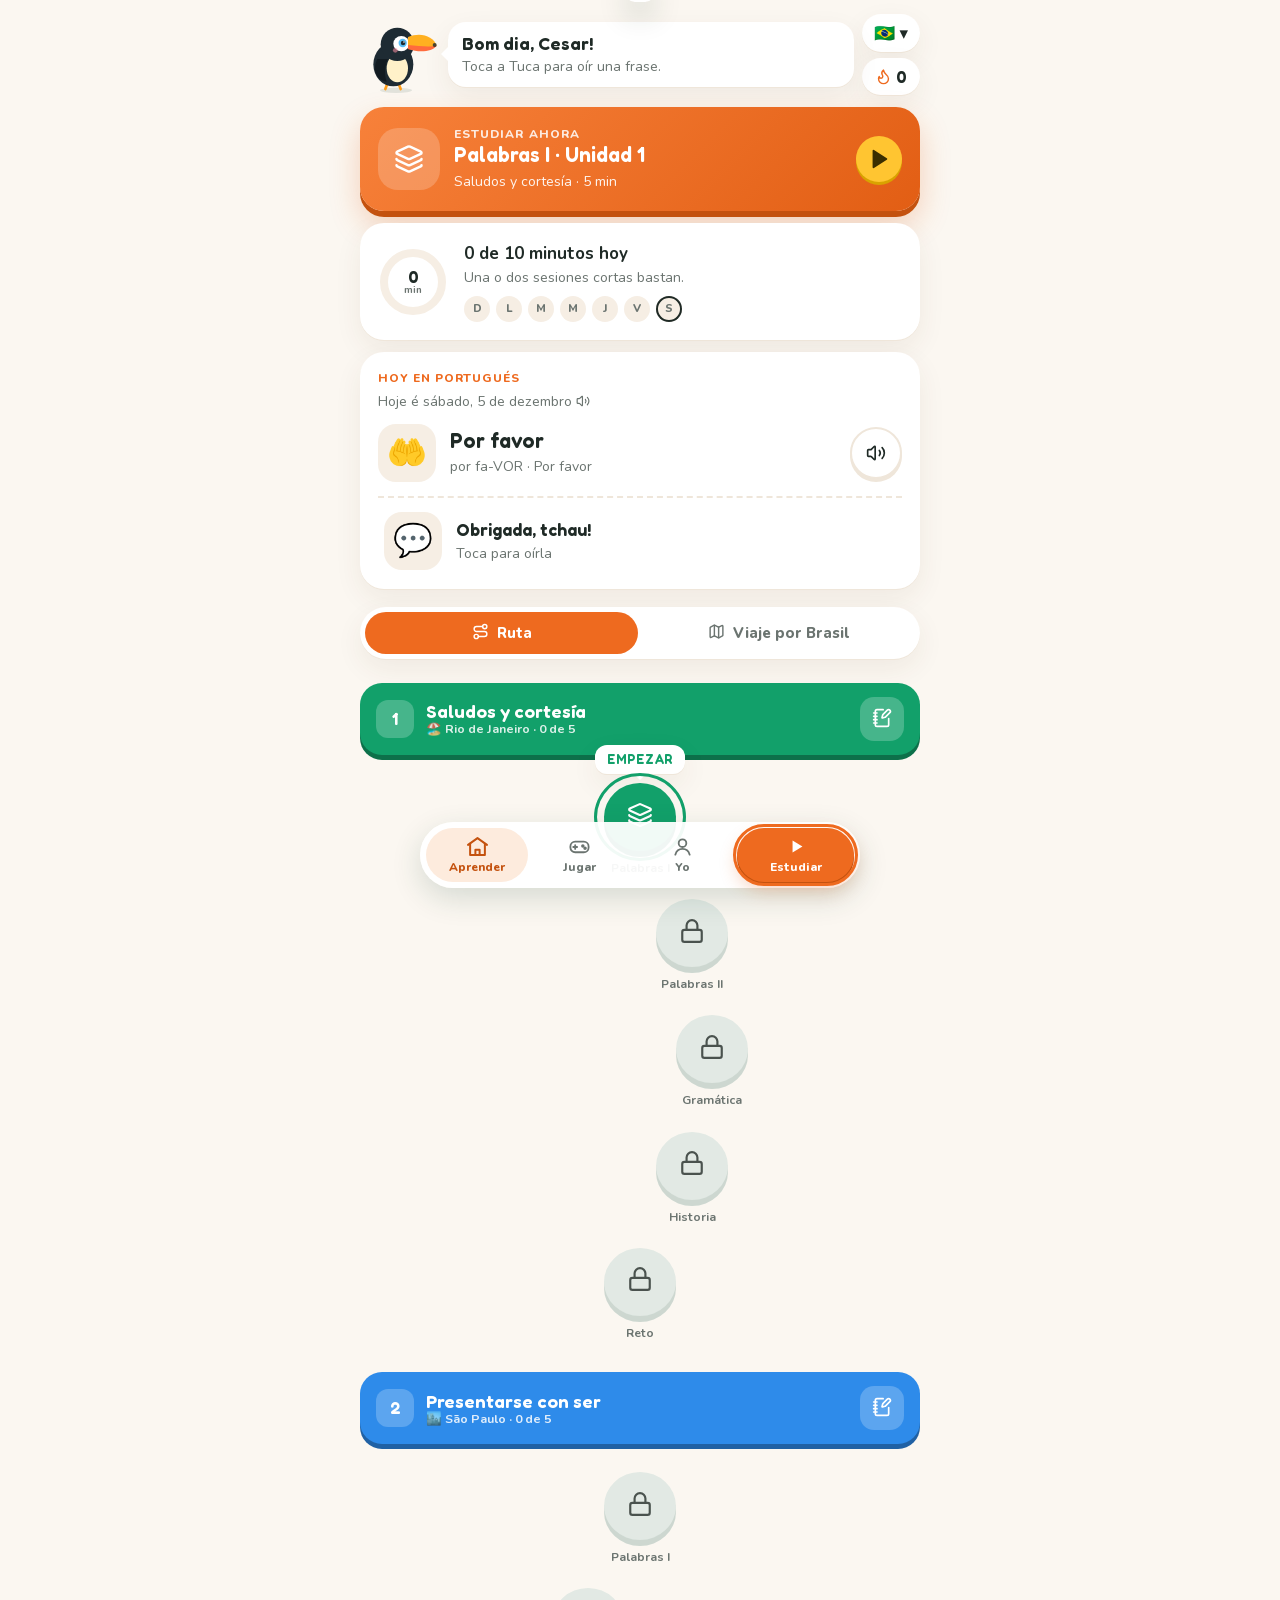
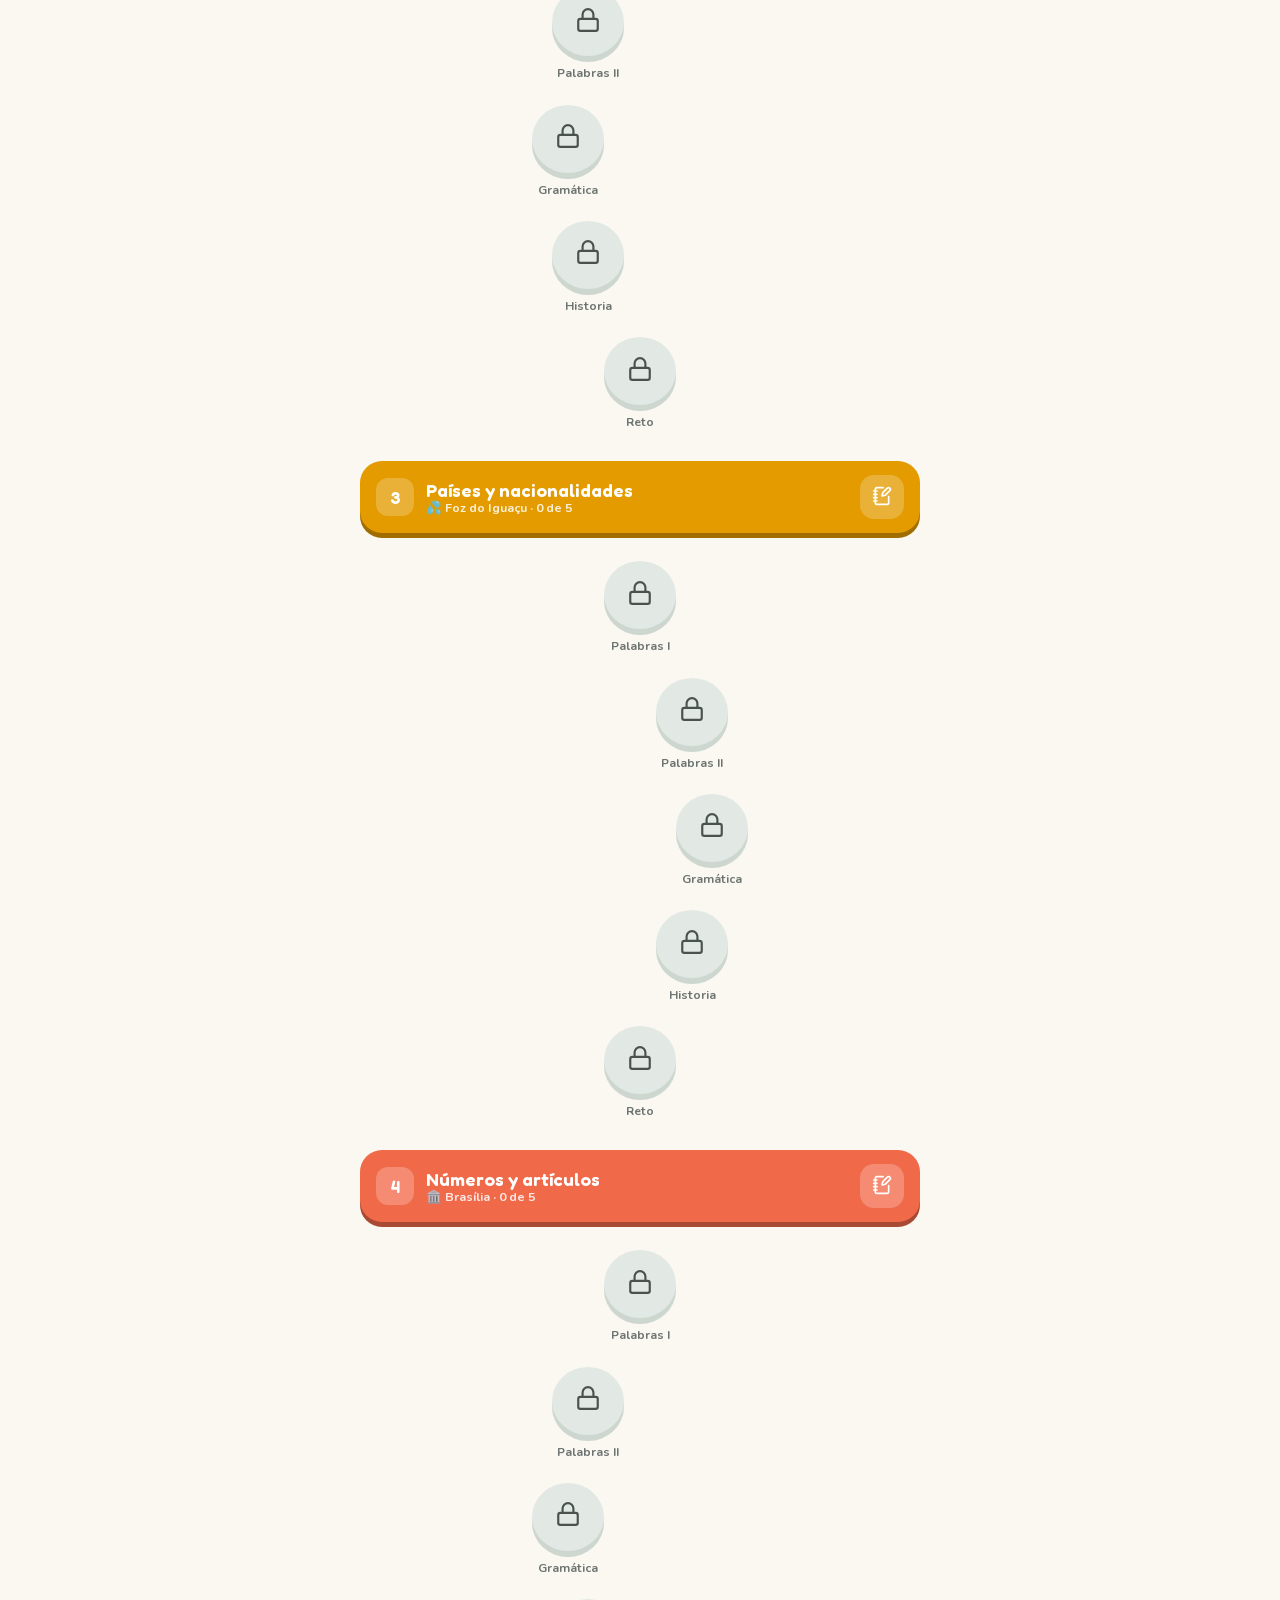
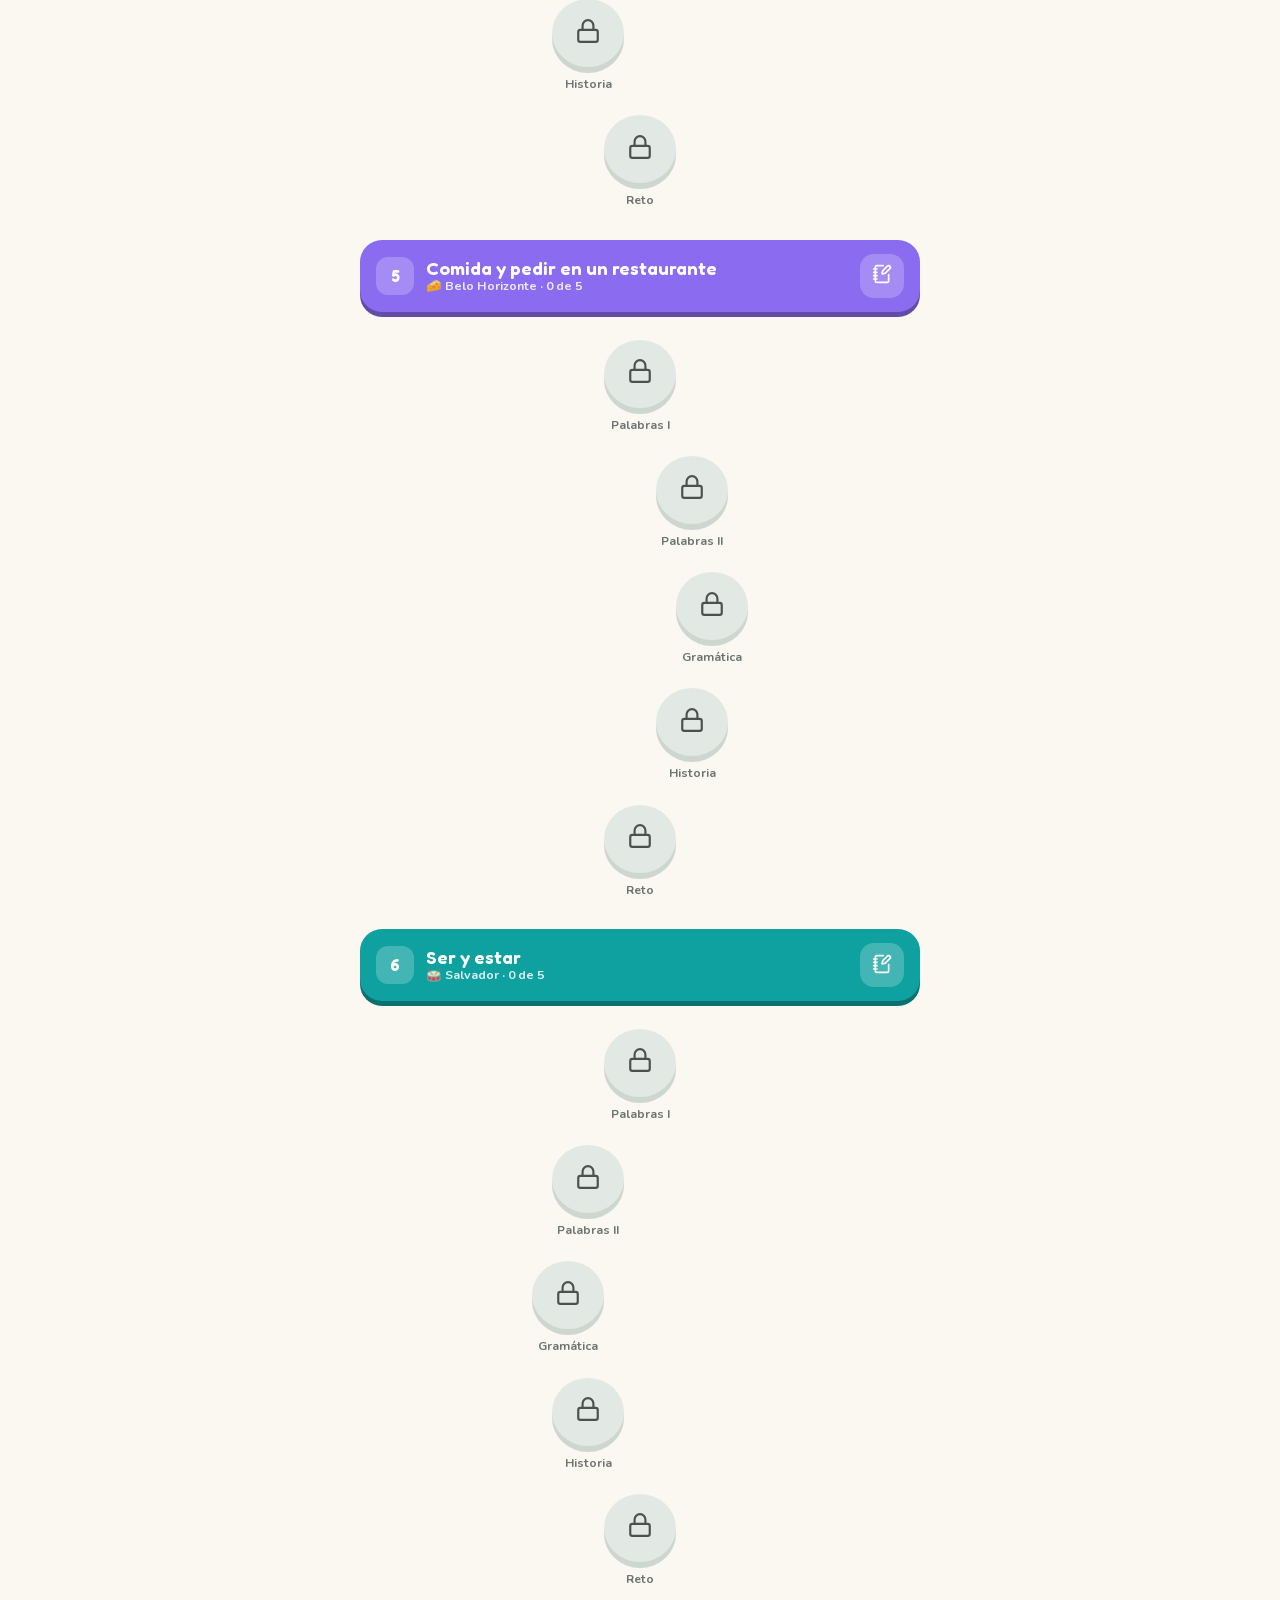
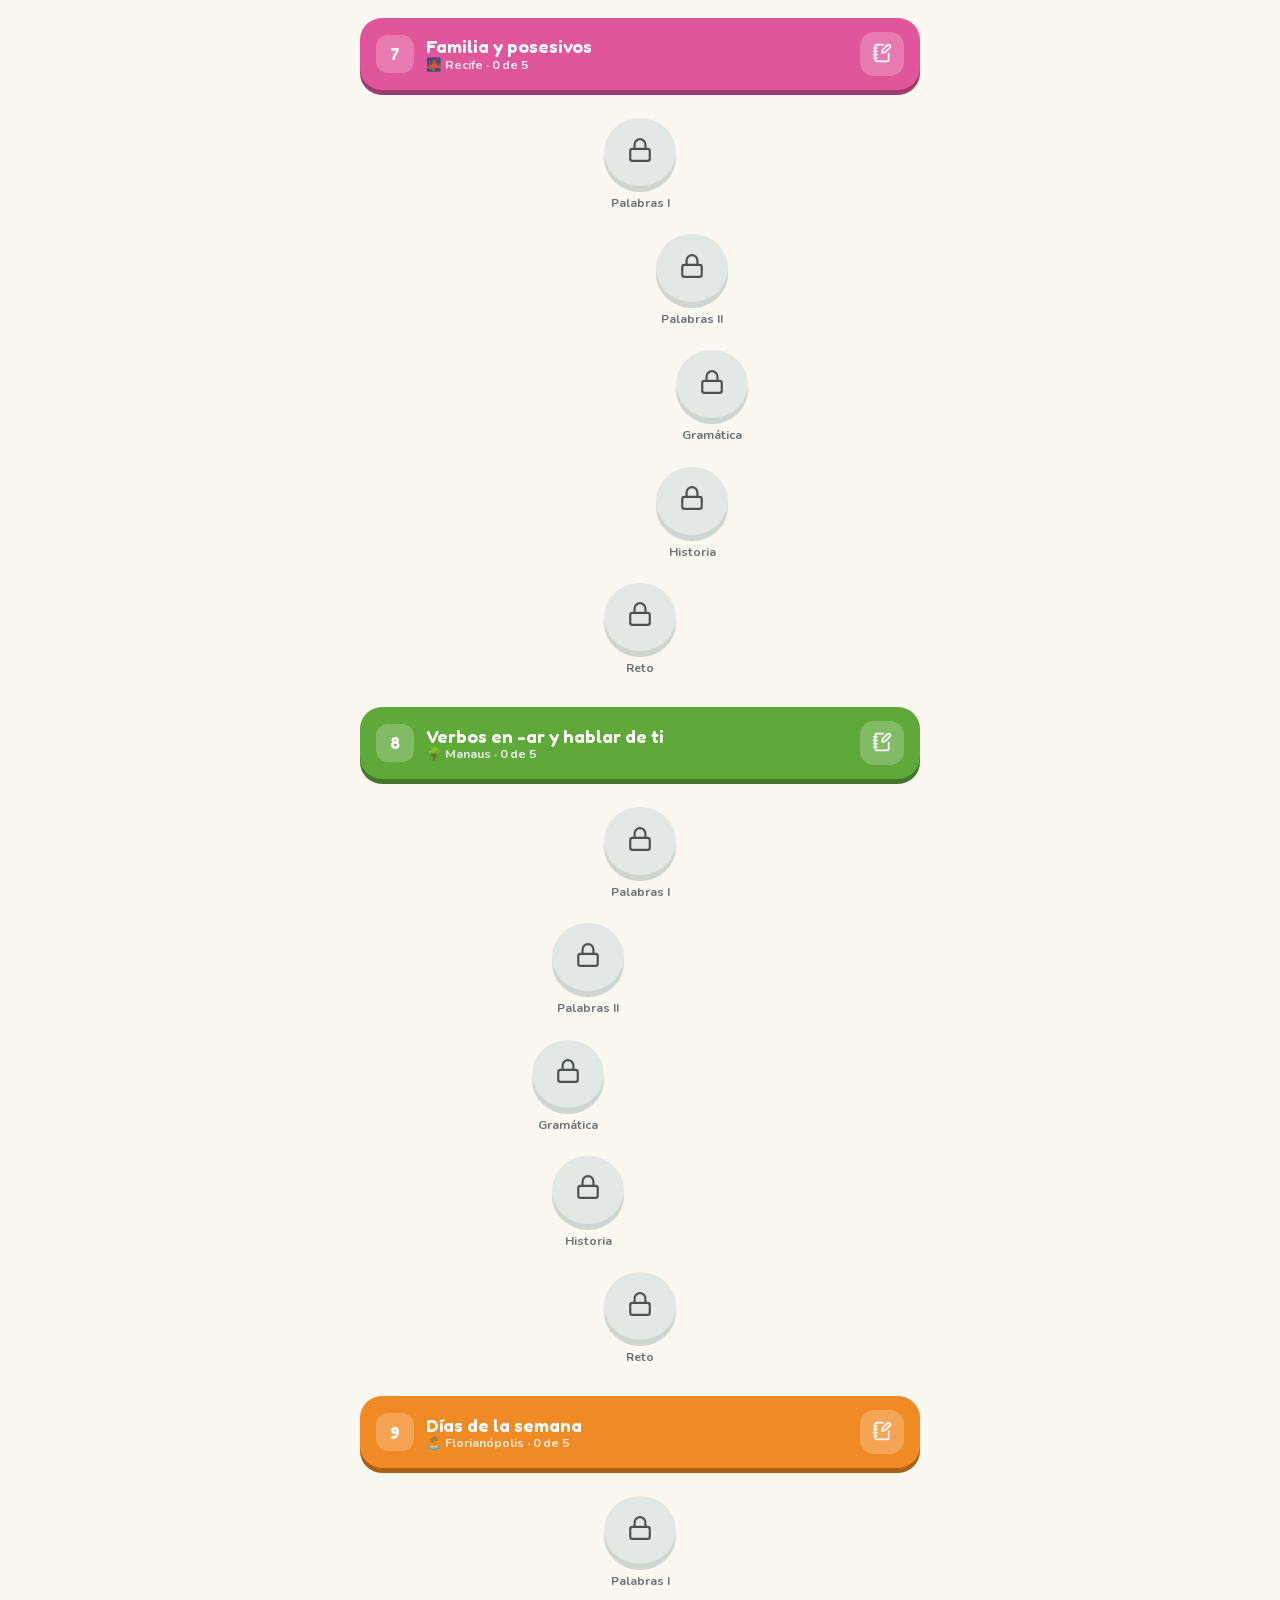
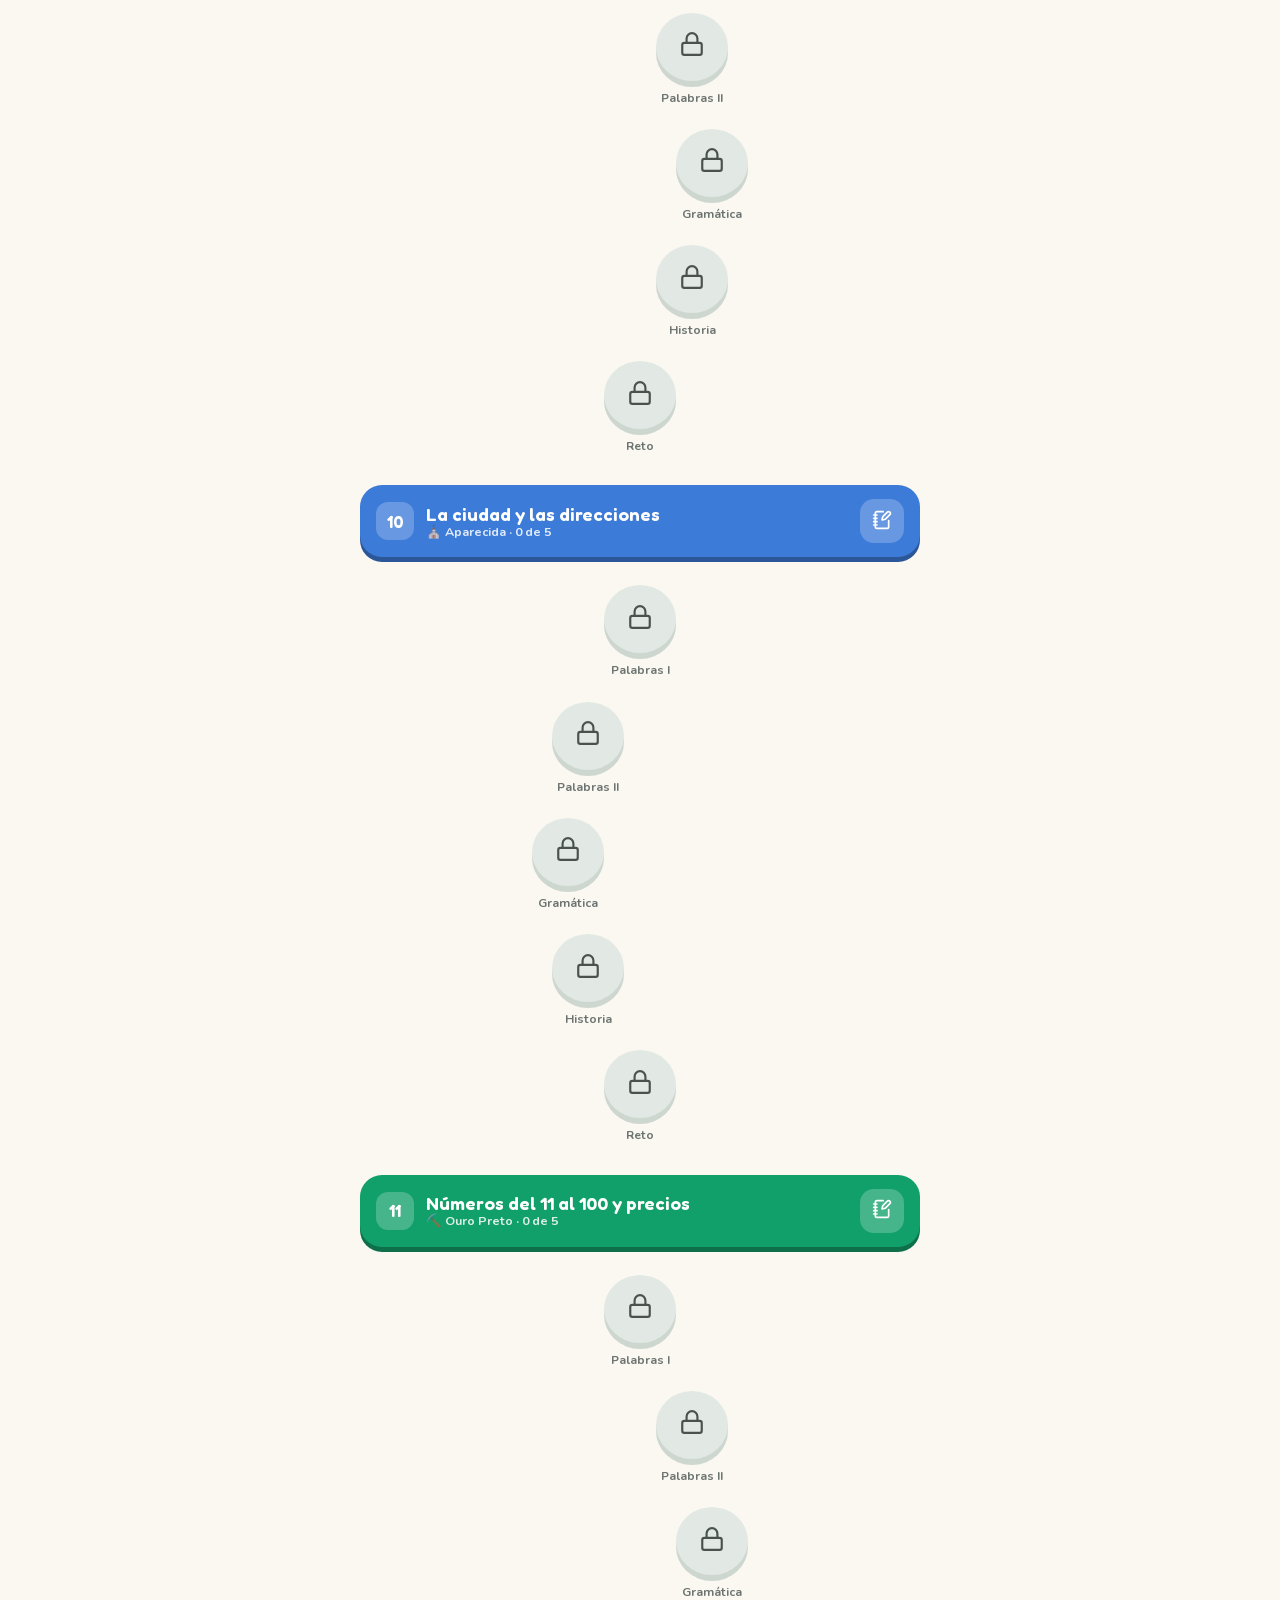
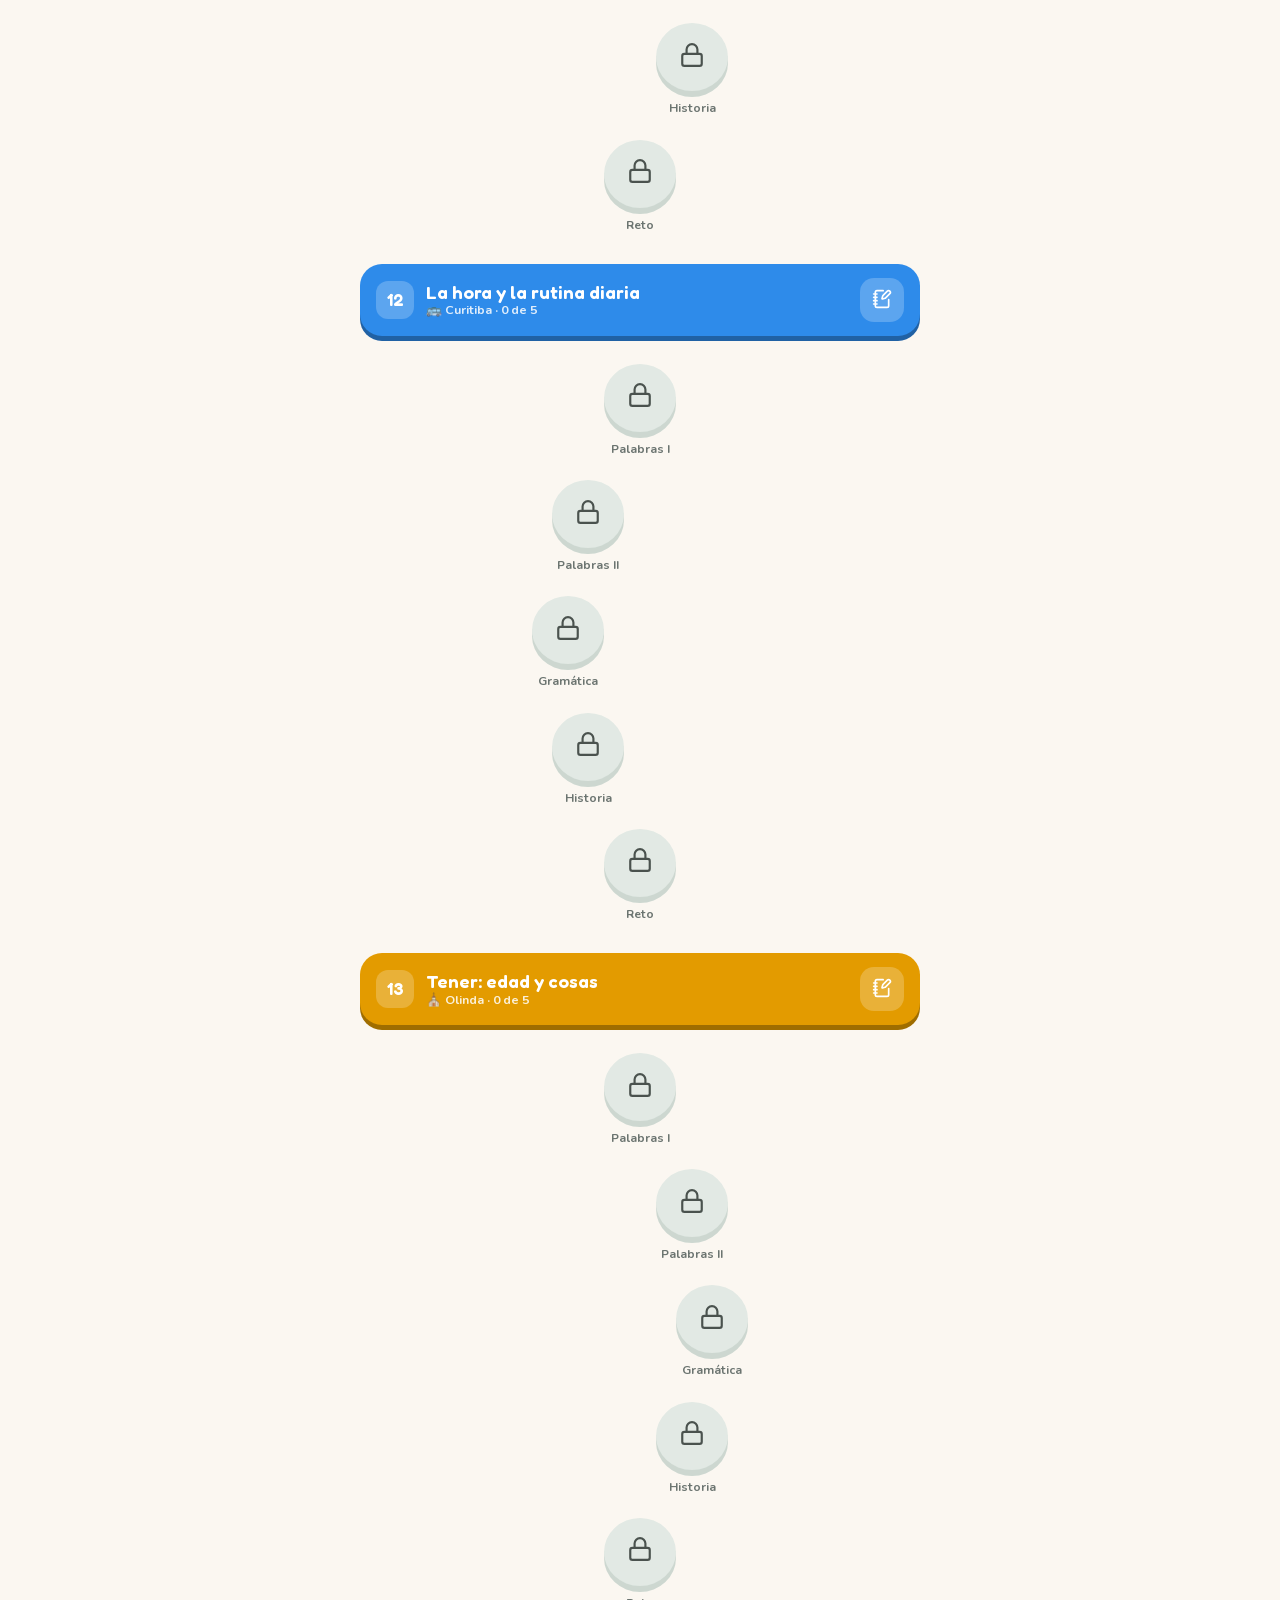
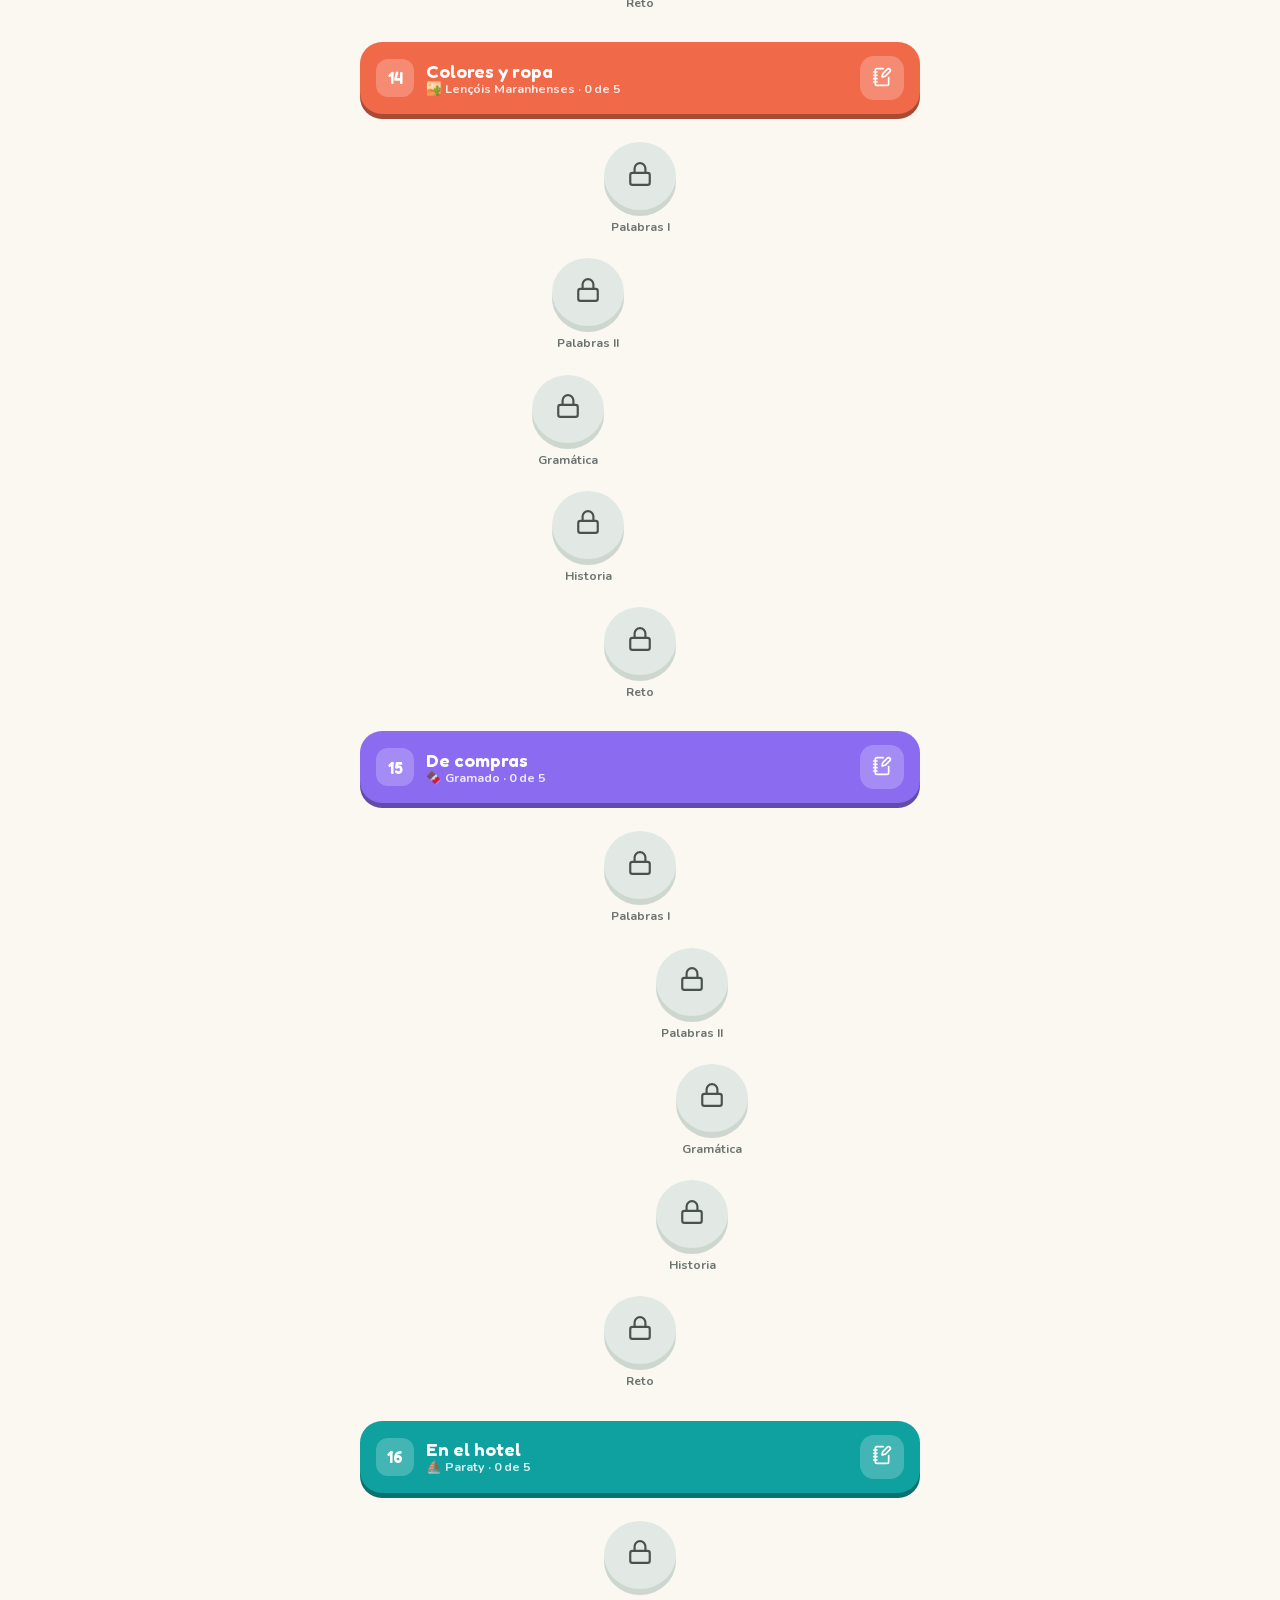
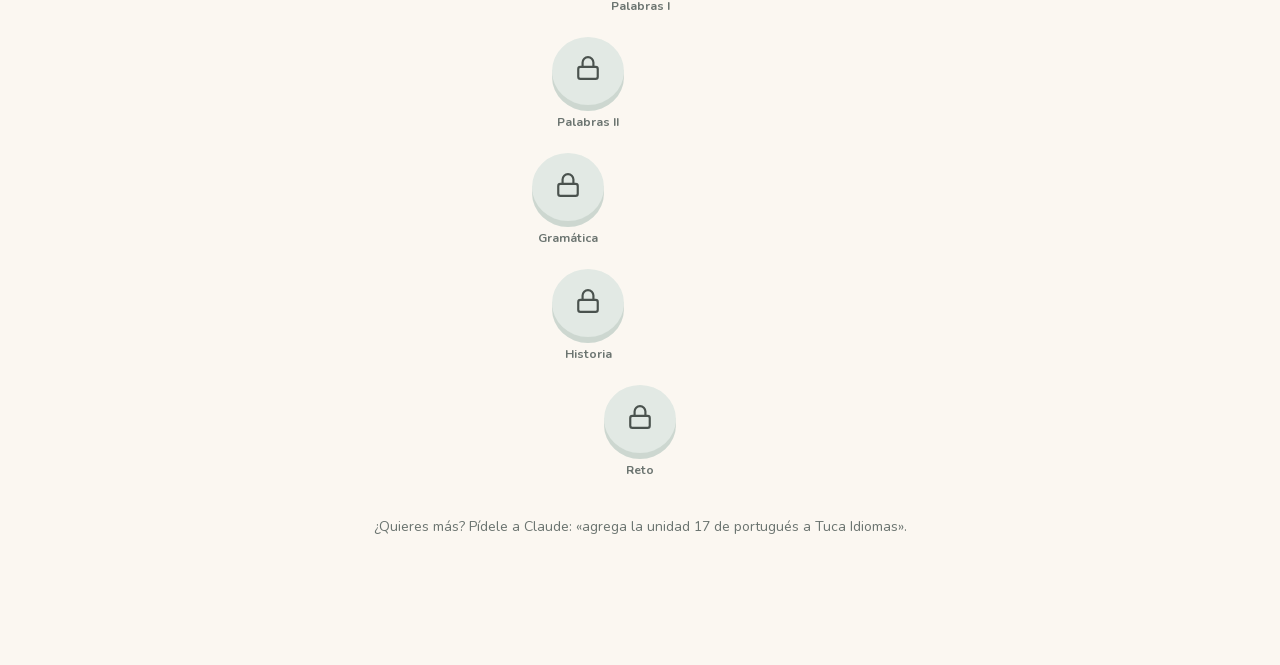
<file: index.html>
<!DOCTYPE html>
<html lang="es"><head><meta charset="utf-8">
<meta name="viewport" content="width=device-width,initial-scale=1,maximum-scale=1,viewport-fit=cover">
<title>Tuca Idiomas</title>
<link rel="icon" href="icon-192.png">
<meta name="claude:viewport-fit-sides" content="cover">
<meta name="theme-color" content="#FBF7F1">
<link rel="stylesheet" href="assets/fuentes.css">
<meta name="apple-mobile-web-app-capable" content="yes">
<meta name="mobile-web-app-capable" content="yes">
<meta name="apple-mobile-web-app-title" content="Tuca Idiomas">
<meta name="apple-mobile-web-app-status-bar-style" content="default">
<style>
/* Identidad propia: fresca y juguetona. Verde menta, amarillo sol y azul mar; Fredoka (redonda) para títulos y Nunito para leer.
   Tarjetas gruesas con sombra suave y botones con relieve, como fichas de juego. La mascota es Tuca, un tucán. */
:root{--bg:#F1F8F4;--card:#fff;--ink:#173B2F;--mut:#5F7B70;--line:#DDEEE5;--soft:#E8F4EE;--g:#12A06A;--gd:#0B7A50;--sun:#FFC531;--sund:#D9A300;--sea:#2E8BEA;--sead:#1F6CC0;--bad:#E5484D;--badd:#B8323A;--okbg:#DDF5E9;--badbg:#FDE7E7;
--fd:'Fredoka','Nunito',system-ui,sans-serif;--fb:'Nunito',system-ui,sans-serif;--sh:0 1px 0 var(--line),0 10px 28px rgba(18,90,60,.07);color-scheme:light}
*{box-sizing:border-box;-webkit-tap-highlight-color:transparent}
[hidden]{display:none!important}
html{-webkit-text-size-adjust:100%;text-size-adjust:100%}html,body{overflow-x:hidden}
input,select,textarea{font-size:max(16px,1em)}
html{scroll-padding-top:env(safe-area-inset-top,0px)}
body{margin:0;background:var(--bg);color:var(--ink);font-family:var(--fb);font-size:17px;line-height:1.5;
padding:calc(10px + env(safe-area-inset-top,0px)) max(16px,env(safe-area-inset-right,0px)) calc(118px + env(safe-area-inset-bottom,0px)) max(16px,env(safe-area-inset-left,0px))}
body.lock{overflow:hidden}
#m{max-width:560px;margin:0 auto}
h1,h2,h3{font-family:var(--fd);font-weight:600;line-height:1.15;margin:0;text-wrap:balance}
h1.ttl{font-size:2rem;margin:12px 2px 4px}
.sec{font-family:var(--fd);font-weight:600;font-size:1.25rem;margin:26px 4px 8px}
.mut{color:var(--mut)}.small{font-size:.88rem}
p{margin:6px 0}
a{color:var(--sead);font-weight:700}
.view{animation:in .4s ease both}
.card{background:var(--card);border-radius:24px;padding:18px;margin:12px 0;box-shadow:var(--sh)}
button{font:inherit;color:inherit;cursor:pointer;border:0;background:none}
button:disabled{opacity:.4;cursor:default}
:focus-visible{outline:3px solid var(--sun);outline-offset:2px}
.btn{min-height:54px;padding:10px 22px;border-radius:18px;background:var(--g);color:#fff;font-family:var(--fd);font-weight:600;font-size:1.08rem;letter-spacing:.01em;display:inline-flex;align-items:center;justify-content:center;gap:8px;box-shadow:0 5px 0 var(--gd);transition:transform .08s,box-shadow .08s}
.btn:active:not(:disabled){transform:translateY(5px);box-shadow:0 0 0 transparent}
.btn.ghost{background:#fff;color:var(--ink);box-shadow:0 5px 0 var(--line);border:2px solid var(--line)}
.btn.red{background:var(--bad);box-shadow:0 5px 0 var(--badd)}
.btn.sun{background:var(--sun);color:#3B2E00;box-shadow:0 5px 0 var(--sund)}
.btn.sea{background:var(--sea);box-shadow:0 5px 0 var(--sead)}
.w{width:100%}
.row{display:flex;gap:12px;margin:12px 0}.row>*{flex:1}.row.c{justify-content:center}.row.c>*{flex:0 0 auto}
.ic{width:52px;height:52px;border-radius:50%;background:#fff;border:2px solid var(--line);box-shadow:0 3px 0 var(--line);font-size:1.25rem;display:inline-grid;place-items:center;transition:transform .08s}
.ic:active{transform:translateY(3px);box-shadow:none}
.ic.s{width:40px;height:40px;font-size:1rem;vertical-align:middle;margin-left:8px}
.lnk{color:var(--sead);font-weight:800;padding:8px 4px}.lnk.red{color:var(--bad)}
.chipst{font-family:var(--fd);font-weight:600;background:#fff;border-radius:999px;padding:6px 12px;box-shadow:var(--sh);white-space:nowrap}

/* Barra flotante */
nav.bar{position:fixed;left:50%;transform:translateX(-50%);bottom:calc(12px + env(safe-area-inset-bottom,0px));display:flex;gap:10px;align-items:center;z-index:20;width:min(calc(100% - 28px),440px)}
.pill{flex:1;display:flex;background:rgba(255,255,255,.94);backdrop-filter:blur(12px);-webkit-backdrop-filter:blur(12px);border-radius:999px;padding:6px;box-shadow:0 10px 30px rgba(18,70,50,.16)}
.pill button{flex:1;display:flex;flex-direction:column;align-items:center;gap:1px;padding:7px 4px 5px;border-radius:999px;font-size:.74rem;font-weight:800;color:var(--mut);transition:background .2s,color .2s}
.pill svg{width:23px;height:23px;stroke:currentColor;fill:none;stroke-width:1.9;stroke-linecap:round;stroke-linejoin:round;transition:transform .25s}
.pill button.on{background:var(--soft);color:var(--gd)}.pill button.on svg{transform:scale(1.1)}
.go{position:relative;width:66px;height:66px;border-radius:50%;background:var(--g);color:#fff;box-shadow:0 5px 0 var(--gd),0 12px 26px rgba(18,160,106,.35);display:grid;place-items:center;flex:none;transition:transform .08s}
.go:active{transform:translateY(5px);box-shadow:0 0 0 var(--gd)}
.go svg{width:26px;height:26px;fill:#fff;margin-left:3px}
.go.need::after{content:"";position:absolute;inset:-7px;border-radius:50%;border:3px solid var(--g);animation:ring 2s infinite;pointer-events:none}

/* Aprender */
.head{display:flex;align-items:center;gap:8px;margin:4px 0 6px}
.tc{width:80px;height:80px;flex:none;padding:0}
.tc svg{width:100%;height:100%;animation:bob 3.2s ease-in-out infinite;overflow:visible}
.tc.hop svg{animation:hop .6s cubic-bezier(.3,1.6,.5,1)}
.sp{flex:1;position:relative;background:#fff;border-radius:18px;padding:10px 14px;box-shadow:var(--sh);line-height:1.3}
.sp::before{content:"";position:absolute;left:-7px;top:50%;margin-top:-7px;border:7px solid transparent;border-right-color:#fff;border-left:0}
.sp b{font-family:var(--fd);font-weight:600;font-size:1.12rem;display:block}.sp span{font-size:.88rem;color:var(--mut)}
.goal{display:flex;align-items:center;gap:16px}
.rw{position:relative;width:70px;height:70px;flex:none}
.ring{width:70px;height:70px;transform:rotate(-90deg)}
.rbg{fill:none;stroke:var(--soft);stroke-width:8}
.rfg{fill:none;stroke:var(--g);stroke-width:8;stroke-linecap:round;transition:stroke-dashoffset 1.3s cubic-bezier(.3,1,.4,1)}
.rtx{position:absolute;inset:0;display:flex;flex-direction:column;align-items:center;justify-content:center;font-family:var(--fd);font-weight:600;line-height:1}
.rtx small{font-family:var(--fb);font-size:.65rem;color:var(--mut);font-weight:700}
.week{display:flex;gap:6px;margin-top:8px}
.week span{width:26px;height:26px;border-radius:50%;background:var(--soft);display:inline-flex;align-items:center;justify-content:center;font-size:.7rem;font-weight:800;color:var(--mut)}
.week span.on{background:var(--g);color:#fff;animation:pop .4s both}
.week span.today{box-shadow:0 0 0 2px var(--ink) inset}
.study{display:flex;align-items:center;gap:14px;width:100%;text-align:left;background:linear-gradient(135deg,#14B377,#0E8E5E);color:#fff;box-shadow:0 6px 0 var(--gd),0 14px 30px rgba(18,160,106,.28);transition:transform .08s}
.study:active{transform:translateY(5px);box-shadow:0 1px 0 var(--gd)}
.sti{width:62px;height:62px;border-radius:20px;background:rgba(255,255,255,.2);display:grid;place-items:center;font-size:1.9rem;flex:none}
.stt{flex:1}.stt small{display:block;font-weight:800;font-size:.75rem;letter-spacing:.08em;text-transform:uppercase;opacity:.85}
.stt b{display:block;font-family:var(--fd);font-weight:600;font-size:1.3rem;line-height:1.2}.stt span{font-size:.88rem;opacity:.92}
.stp{width:46px;height:46px;border-radius:50%;background:var(--sun);color:#3B2E00;display:grid;place-items:center;font-size:1.1rem;flex:none;box-shadow:0 3px 0 var(--sund)}
.hoyc .hr{display:flex;align-items:center;gap:14px;width:100%;text-align:left}
.hoyc .hr+.hr{border-top:2px dashed var(--line);margin-top:14px;padding-top:14px}
.bubble{width:58px;height:58px;border-radius:18px;background:var(--soft);display:grid;place-items:center;font-size:2rem;flex:none}
.float{animation:float 4s ease-in-out infinite}
.kk{font-size:.74rem;font-weight:800;letter-spacing:.08em;text-transform:uppercase;color:var(--g)}
.pw2{font-family:var(--fd);font-weight:600;font-size:1.3rem;line-height:1.2}
.seg{display:flex;gap:4px;padding:5px;background:#fff;border-radius:999px;margin:18px 0 6px;box-shadow:var(--sh)}
.seg button{flex:1;min-height:42px;border-radius:999px;font-weight:800;font-size:.92rem;color:var(--mut);transition:background .2s,color .2s}
.seg button.on{background:var(--g);color:#fff}

/* Ruta */
.unit{display:flex;align-items:center;gap:12px;background:var(--c);color:#fff;border-radius:22px;padding:14px 16px;margin:24px 0 4px;box-shadow:0 5px 0 color-mix(in srgb,var(--c) 70%,#000)}
.un{width:38px;height:38px;border-radius:12px;background:rgba(255,255,255,.22);display:grid;place-items:center;font-family:var(--fd);font-weight:600;flex:none}
.ut{font-family:var(--fd);font-weight:600;font-size:1.15rem;line-height:1.2;flex:1}.ut small{display:block;font-family:var(--fb);font-size:.78rem;opacity:.85;font-weight:700}
.ug{width:44px;height:44px;border-radius:14px;background:rgba(255,255,255,.22);font-size:1.15rem}
.path{display:flex;flex-direction:column;align-items:center;gap:22px;padding:24px 0 6px}
.ndw{position:relative;display:flex;flex-direction:column;align-items:center}
.nd{position:relative;width:72px;height:68px;border-radius:50%;background:#DCE6E1;font-size:1.6rem;box-shadow:0 6px 0 #C2D0C9;transition:transform .08s}
.nd:active{transform:translateY(5px);box-shadow:0 1px 0 #C2D0C9}
.nd.dn,.nd.cur{background:var(--c);box-shadow:0 6px 0 color-mix(in srgb,var(--c) 68%,#000);color:#fff}
.nd.dn{font-size:1.5rem;font-family:var(--fd);font-weight:600}
.nd.cur::after{content:"";position:absolute;inset:-10px;border-radius:50%;border:3px solid var(--c);animation:ring 2s infinite;pointer-events:none}
.nd.lk{font-size:1.1rem;opacity:.8}
.nl{font-size:.76rem;font-weight:700;color:var(--mut);margin-top:8px}
.bub{position:absolute;top:-38px;background:#fff;color:var(--c);font-family:var(--fd);font-weight:600;font-size:.8rem;letter-spacing:.06em;padding:5px 12px;border-radius:12px;white-space:nowrap;box-shadow:var(--sh);animation:bob 2.2s ease-in-out infinite}
.bub::after{content:"";position:absolute;left:50%;bottom:-6px;margin-left:-6px;border:6px solid transparent;border-top-color:#fff;border-bottom:0}

/* Viaje */
.map{background:linear-gradient(#DFF1FB,#CDE9F8);padding:10px}
.map svg{width:100%;height:auto;display:block}
.pin{cursor:pointer}
.pin .pr{transform-box:fill-box;transform-origin:center;animation:ring 2s infinite}
.route{stroke-dasharray:6 6}
.done-route{stroke-dasharray:var(--l);stroke-dashoffset:var(--l);animation:draw 1.6s .3s ease forwards}
.pc{display:flex;gap:14px;align-items:center;width:100%;text-align:left}
.pc.lk{opacity:.55}
.pce{width:54px;height:54px;border-radius:16px;display:grid;place-items:center;font-size:1.7rem;flex:none;background:var(--soft)}
.post{border-radius:24px;padding:22px;color:#fff;text-align:left;background:linear-gradient(135deg,var(--c),color-mix(in srgb,var(--c) 60%,#000));position:relative;overflow:hidden;animation:pop .5s both}
.post .pe1{position:absolute;right:-6px;bottom:-14px;font-size:6rem;opacity:.9;transform:rotate(-8deg)}
.post h3{font-size:1.6rem;margin:2px 0 8px}.post p{max-width:78%;font-size:.95rem;line-height:1.45}
.post .stamp{display:inline-block;border:2px dashed rgba(255,255,255,.7);border-radius:10px;padding:2px 10px;font-size:.75rem;font-weight:800;letter-spacing:.08em;text-transform:uppercase}
.phr{display:block;margin-top:12px;background:rgba(255,255,255,.18);border-radius:14px;padding:10px 12px;color:#fff;text-align:left;max-width:80%}

/* Jugar / Yo */
.gm{display:flex;gap:14px;align-items:center;width:100%;text-align:left;transition:transform .08s}
.gm:active{transform:scale(.98)}
.gme{width:58px;height:58px;border-radius:18px;display:grid;place-items:center;font-size:1.8rem;background:color-mix(in srgb,var(--c) 16%,#fff);flex:none}
.gm b{font-family:var(--fd);font-weight:600;font-size:1.12rem;display:block}
.gm .rec{display:block;font-size:.8rem;font-weight:800;color:var(--c);margin-top:2px}
.stg{display:grid;grid-template-columns:repeat(2,1fr);gap:10px}
.stg div{background:var(--soft);border-radius:18px;padding:12px 14px}
.stg b{display:block;font-family:var(--fd);font-weight:600;font-size:1.6rem;line-height:1.1}.stg span{font-size:.82rem;color:var(--mut);font-weight:700}
.chart{display:flex;align-items:flex-end;gap:8px;height:120px;margin-top:10px}
.chart div{flex:1;display:flex;flex-direction:column;align-items:center;gap:4px;height:100%;justify-content:flex-end}
.chart i{display:block;width:100%;border-radius:8px 8px 4px 4px;background:var(--g);min-height:4px;transform-origin:bottom;animation:grow .8s cubic-bezier(.3,1.3,.5,1) both}
.chart i.z{background:var(--line)}
.chart span{font-size:.72rem;font-weight:800;color:var(--mut)}.chart small{font-size:.68rem;color:var(--mut)}
.bdg{display:grid;grid-template-columns:repeat(3,1fr);gap:10px}
.bdg button{background:var(--soft);border-radius:18px;padding:12px 6px;text-align:center;font-size:.76rem;font-weight:800;line-height:1.2}
.bdg .be{display:block;font-size:2rem;margin-bottom:4px}
.bdg .off{opacity:.45;filter:grayscale(1)}
.bdg .on{background:#FFF6D6}
details{background:#fff;border-radius:18px;margin:8px 0;box-shadow:var(--sh)}
summary{list-style:none;cursor:pointer;padding:12px 16px;display:flex;align-items:center;gap:12px;min-height:54px;font-weight:800}
summary::-webkit-details-marker{display:none}
summary::after{content:"";margin-left:auto;width:8px;height:8px;border-right:2px solid var(--mut);border-bottom:2px solid var(--mut);transform:rotate(45deg);transition:transform .2s;flex:none}
details[open]>summary::after{transform:rotate(-135deg)}
.dl{padding:0 16px 10px}
.wr{display:grid;grid-template-columns:40px 1fr auto;width:100%;text-align:left;padding:9px 0;border-top:2px solid var(--soft);align-items:center;column-gap:10px}
.wr .we{grid-row:1/3;font-size:1.5rem}.wr .mut{grid-column:2;font-size:.88rem}
.lv{grid-row:1/3;grid-column:3;display:flex;gap:3px}.lv i{width:7px;height:7px;border-radius:50%;background:var(--line)}.lv i.on{background:var(--g)}
.sg{display:flex;gap:4px;padding:4px;background:var(--soft);border-radius:999px;margin:8px 0}
.sg button{flex:1;min-height:42px;border-radius:999px;font-weight:800;font-size:.9rem;color:var(--mut)}
.sg button.on{background:#fff;color:var(--ink);box-shadow:0 2px 0 var(--line)}
.sw{display:flex;justify-content:space-between;align-items:center;gap:12px;padding:12px 0;border-top:2px solid var(--soft);margin-top:10px}
.sw small{display:block;color:var(--mut);font-size:.8rem}
.tg{width:52px;height:32px;border-radius:16px;background:#CFDAD4;position:relative;transition:background .2s;flex:none}
.tg i{position:absolute;top:3px;left:3px;width:26px;height:26px;border-radius:50%;background:#fff;transition:transform .2s;box-shadow:0 1px 3px rgba(0,0,0,.2)}
.tg.on{background:var(--g)}.tg.on i{transform:translateX(20px)}
.lbl{font-size:.8rem;font-weight:800;color:var(--g);letter-spacing:.06em;text-transform:uppercase}
input,textarea{width:100%;font:inherit;font-size:1.1rem;padding:14px 16px;border-radius:18px;border:2px solid var(--line);background:#fff;color:var(--ink);margin:8px 0}
input:focus,textarea:focus{border-color:var(--g);outline:0}
textarea{font-size:16px}

/* Pantalla de sesión */
.ov{position:fixed;inset:0;background:var(--bg);z-index:40;display:flex;flex-direction:column;padding:calc(8px + env(safe-area-inset-top,0px)) max(16px,env(safe-area-inset-right,0px)) 0 max(16px,env(safe-area-inset-left,0px))}
.ov.in{animation:up .38s cubic-bezier(.2,.8,.2,1)}
.oh{display:flex;align-items:center;gap:12px;max-width:560px;width:100%;margin:0 auto;padding:6px 0}
.x{font-size:1.25rem;color:var(--mut);width:40px;height:40px;border-radius:50%;font-weight:800}
.pb{flex:1;height:14px;background:#DCE9E2;border-radius:8px;overflow:hidden}
.pb i{display:block;position:relative;height:100%;width:0;background:var(--g);border-radius:8px;transition:width .5s cubic-bezier(.3,1.3,.5,1)}
.pb i::after{content:"";position:absolute;left:8px;right:8px;top:3px;height:3px;border-radius:2px;background:rgba(255,255,255,.35)}
#cmb{min-width:48px;text-align:right;font-family:var(--fd);font-weight:600;color:#F08A24}
#lb{flex:1;overflow-y:auto;max-width:560px;width:100%;margin:0 auto;padding:8px 2px 24px;-webkit-overflow-scrolling:touch}
#ft{max-width:560px;width:100%;margin:0 auto;padding:10px 0 calc(18px + env(safe-area-inset-bottom,0px))}
.fbk{position:fixed;left:0;right:0;bottom:0;z-index:45;padding:18px max(20px,env(safe-area-inset-left,0px)) calc(18px + env(safe-area-inset-bottom,0px));transform:translateY(110%);transition:transform .3s cubic-bezier(.2,.9,.3,1.12);border-radius:26px 26px 0 0}
.fbk>*{max-width:560px;margin-left:auto;margin-right:auto}
.fbk.show{transform:none}.fbk.good{background:var(--okbg);color:#0E5A3A}.fbk.bad{background:var(--badbg);color:#932A2E}
.fbh{font-family:var(--fd);font-weight:600;font-size:1.45rem}.fbt{font-weight:800;margin:4px 0}.fbn{font-size:.9rem;margin:2px 0}
.fbk .btn{margin-top:12px}
.ex.in{animation:exIn .42s cubic-bezier(.2,.8,.2,1) both}
.tag{font-size:.8rem;font-weight:800;color:var(--mut);text-transform:uppercase;letter-spacing:.07em;margin:8px 0 10px}
.qq{font-family:var(--fd);font-weight:600;font-size:1.9rem;margin:8px 0 18px;line-height:1.2;overflow-wrap:anywhere}
.qq.sm{font-size:1.35rem}
.emo{font-size:5rem;text-align:center;line-height:1;margin:18px auto 10px;width:150px;height:150px;border-radius:44px;background:#fff;box-shadow:var(--sh);display:grid;place-items:center}
.emo.sm{width:96px;height:96px;font-size:3rem;border-radius:30px}
.pw{font-family:var(--fd);font-weight:600;font-size:2.4rem;text-align:center;line-height:1.1;overflow-wrap:anywhere}
.pron{text-align:center;color:var(--mut);margin:6px 0;font-weight:700}
.mean{text-align:center;font-size:1.25rem;font-weight:800;color:var(--g);margin:4px 0 14px}
.col{display:flex;flex-direction:column;gap:10px}
.grid2{display:grid;grid-template-columns:1fr 1fr;gap:10px}
.o{display:block;width:100%;text-align:left;min-height:56px;padding:13px 16px;border-radius:18px;background:#fff;border:2px solid var(--line);border-bottom-width:5px;font-size:1.03rem;font-weight:700;transition:transform .08s,background .2s,border-color .2s}
.o:active:not(:disabled){transform:translateY(3px);border-bottom-width:2px}
.o:disabled{opacity:1}
.o.sel{border-color:var(--sea);background:#EAF3FE}
.o.ok{border-color:var(--g);background:var(--okbg);color:#0E5A3A;animation:pop .35s}
.o.bad{border-color:var(--bad);background:var(--badbg);color:#932A2E;animation:shake .4s}
.o.gone{opacity:.25;pointer-events:none;transition:opacity .4s .25s}
.pic{text-align:center;display:flex;flex-direction:column;align-items:center;gap:6px;padding:16px 8px}
.pe{font-size:2.6rem;line-height:1}
.mo{text-align:center}
.spk{display:flex;justify-content:center;align-items:center;gap:14px;margin:18px 0 20px}
.bigs{position:relative;width:100px;height:100px;border-radius:32px;background:var(--sea);color:#fff;font-size:2.3rem;box-shadow:0 6px 0 var(--sead)}
.bigs:active{transform:translateY(5px);box-shadow:none}
.bigs i{position:absolute;inset:0;border-radius:32px;border:3px solid var(--sea);animation:wave 2.2s infinite;pointer-events:none}.bigs i+i{animation-delay:1.1s}
.hint{color:var(--mut);font-size:.88rem;text-align:center;margin:8px 0}
.qlnk{display:block;margin:14px auto 0;color:var(--mut);font-weight:800;font-size:.85rem}
.ans{min-height:64px;border-bottom:2px solid var(--line);display:flex;flex-wrap:wrap;gap:8px;align-items:center;padding:8px 0;margin-bottom:20px}
.bank{display:flex;flex-wrap:wrap;gap:8px;justify-content:center}
.chip{padding:9px 14px;border-radius:14px;background:#fff;border:2px solid var(--line);border-bottom-width:4px;font-size:1rem;font-weight:700}
.chip.used{background:#E3EDE8;color:transparent;border-color:#E3EDE8;pointer-events:none}
.chip.new{animation:pop .3s}
.blank{display:inline-block;min-width:76px;border-bottom:3px solid var(--sea);color:var(--sea);text-align:center}
.blank.filled{animation:pop .35s}
.tr{color:var(--mut);margin:-10px 0 18px;font-weight:600}
.opts{display:flex;flex-wrap:wrap;gap:10px;justify-content:center}.opts .o{width:auto;text-align:center;min-width:90px}
.pager{background:#fff;border-radius:28px;padding:24px 22px;margin:8px 0;min-height:250px;display:flex;flex-direction:column;justify-content:center;box-shadow:var(--sh)}
.pager .gi{font-size:2.2rem}
.pager p{font-size:1.18rem;line-height:1.6;margin:12px 0;font-weight:600}
.slide{animation:slide .42s ease both}
.dots{display:flex;gap:6px;justify-content:center;margin:12px 0}
.dots i{width:9px;height:9px;border-radius:50%;background:var(--line)}
.dots i.on{background:var(--g);width:24px;border-radius:6px}
.dots i.done{background:color-mix(in srgb,var(--g) 45%,#fff)}
.exr{display:grid;grid-template-columns:1fr auto;width:100%;text-align:left;background:#fff;border-radius:18px;padding:12px 16px;margin:8px 0;animation:in .4s both;box-shadow:var(--sh)}
.exr b{font-family:var(--fd);font-weight:600;font-size:1.15rem}.exr span{grid-column:1;color:var(--mut);font-size:.92rem}.exr i{grid-row:1/3;grid-column:2;align-self:center;font-style:normal}
.chat{display:flex;flex-direction:column;gap:12px}
.msg{display:flex;gap:8px;align-items:flex-end;animation:in .3s both}.msg.r{flex-direction:row-reverse}
.av{font-size:1.7rem;width:46px;height:46px;border-radius:16px;background:#fff;box-shadow:var(--sh);display:grid;place-items:center;flex:none}
.bb{background:#fff;border-radius:20px 20px 20px 6px;padding:10px 14px;max-width:78%;cursor:pointer;text-align:left;box-shadow:var(--sh)}
.msg.r .bb{border-radius:20px 20px 6px 20px;background:var(--okbg)}
.nm{font-size:.74rem;font-weight:800;color:var(--mut)}.bb .pt{font-size:1.05rem;font-weight:700}.bb .es{color:var(--mut);font-size:.9rem}
.typing i{display:inline-block;width:7px;height:7px;border-radius:50%;background:#A9BDB4;margin:6px 2px 2px;animation:dot 1s infinite}.typing i:nth-child(2){animation-delay:.15s}.typing i:nth-child(3){animation-delay:.3s}
.copts{display:flex;flex-direction:column;gap:8px}
.copts .o{min-height:50px;padding:10px 14px}.copts .o small{display:block;font-weight:600;color:var(--mut);font-size:.82rem}
.end{text-align:center;padding-top:6px}
.end .tc{width:130px;height:130px;margin:0 auto}
.end h2{font-size:1.8rem;margin:6px 0 4px}
.stats{display:grid;grid-template-columns:repeat(3,1fr);gap:10px;margin:16px 0}
.stats div{background:#fff;border-radius:18px;padding:12px 6px;animation:in .45s both;box-shadow:var(--sh)}
.stats b{display:block;font-family:var(--fd);font-weight:600;font-size:1.45rem}.stats span{font-size:.78rem;color:var(--mut);font-weight:700}
.fc{position:relative;height:310px;margin:14px 0;transform-style:preserve-3d;transition:transform .55s cubic-bezier(.3,1.25,.5,1);cursor:pointer;touch-action:pan-y}
.fc.flip{transform:rotateY(180deg)}
.fcf,.fcb{position:absolute;inset:0;backface-visibility:hidden;-webkit-backface-visibility:hidden;background:#fff;border-radius:30px;display:flex;flex-direction:column;justify-content:center;align-items:center;padding:20px;box-shadow:0 2px 0 var(--line),0 14px 34px rgba(18,90,60,.1)}
.fcb{transform:rotateY(180deg);background:#F6FFFA}
.fc.outR{animation:outR .32s forwards}.fc.outL{animation:outL .32s forwards}
.swh{display:flex;justify-content:space-between;font-size:.82rem;font-weight:800;color:var(--mut);margin:0 6px}
.tbar{height:10px;background:#DCE9E2;border-radius:6px;overflow:hidden;margin:4px 0 10px}.tbar i{display:block;height:100%;background:var(--sun);transition:width .1s linear}
.gsc{text-align:center;font-family:var(--fd);font-weight:600;font-size:1.5rem;margin:4px 0}
.gtime{text-align:center;font-family:var(--fd);font-weight:600;font-size:1.8rem;margin-bottom:10px}
.gp .o{text-align:center;min-height:64px;font-size:.98rem}.gp .pt1{background:#F2FBF6}
.vfc{background:#fff;border-radius:30px;padding:30px 16px;text-align:center;margin:16px 0;animation:pop .35s;box-shadow:0 2px 0 var(--line),0 14px 34px rgba(18,90,60,.1)}
.vfc.flyL{animation:flyL .35s forwards}.vfc.flyR{animation:flyR .35s forwards}
.eq{color:var(--mut);font-size:1.3rem;margin:4px 0}.vfe{font-weight:800;font-size:1.3rem}
.gbig{font-family:var(--fd);font-weight:600;font-size:3.6rem;color:var(--g);animation:pop .5s .2s both}
.vchips{display:flex;gap:8px;overflow-x:auto;padding:4px 2px 10px;scrollbar-width:none}.vchips::-webkit-scrollbar{display:none}
.vchips button{flex:none;padding:8px 14px;border-radius:999px;background:#fff;font-weight:800;font-size:.92rem;box-shadow:var(--sh)}
.vchips button.on{background:var(--g);color:#fff}
.cj{display:flex;justify-content:space-between;align-items:center;width:100%;text-align:left;padding:13px 4px;border-top:2px solid var(--soft)}
.cj b{font-family:var(--fd);font-weight:600;font-size:1.3rem;color:var(--gd)}
.hf{text-align:center;padding:24px 0}
.hf .pw{font-size:2.8rem;margin:10px 0}
.ficha .wg{display:grid;grid-template-columns:1fr 1fr;gap:8px}
.ficha .wc{background:#fff;border-radius:16px;padding:10px;text-align:left;box-shadow:var(--sh)}
.ficha .wc b{display:block;font-family:var(--fd);font-weight:600}.ficha .wc span{display:block;font-size:.82rem;color:var(--mut)}
.ficha ul{padding-left:20px;margin:6px 0}.ficha li{margin:8px 0;font-weight:600}
.shb{position:fixed;inset:0;background:rgba(15,40,30,.35);z-index:60;display:flex;align-items:flex-end;animation:fade .2s}
.sh{background:var(--bg);width:100%;border-radius:30px 30px 0 0;padding:24px max(20px,env(safe-area-inset-left,0px)) calc(20px + env(safe-area-inset-bottom,0px));animation:up .32s cubic-bezier(.2,.9,.3,1.1);text-align:center;max-height:88vh;overflow-y:auto}
.sh>*{max-width:480px;margin-left:auto;margin-right:auto}
.sh h3{font-size:1.5rem;margin:8px 0 4px}
.shi{width:80px;height:80px;border-radius:26px;background:var(--c);color:#fff;display:grid;place-items:center;font-size:2.1rem;animation:pop .4s;box-shadow:0 5px 0 color-mix(in srgb,var(--c) 68%,#000)}
#toast{position:fixed;left:50%;top:calc(14px + env(safe-area-inset-top,0px));transform:translate(-50%,-160%);background:#fff;border-radius:20px;padding:10px 18px 10px 12px;display:flex;align-items:center;gap:10px;z-index:90;box-shadow:0 12px 30px rgba(15,50,35,.2);transition:transform .45s cubic-bezier(.2,1.4,.4,1);max-width:calc(100% - 32px)}
#toast.show{transform:translate(-50%,0)}
#toast .te{font-size:2rem}#toast b{display:block;font-family:var(--fd);font-weight:600}#toast span{font-size:.85rem;color:var(--mut)}
.cf{position:fixed;inset:0;width:100%;height:100%;pointer-events:none;z-index:80}
.shake{animation:shake .4s}
.pop{animation:pop .5s cubic-bezier(.3,1.5,.5,1) both}
.fadein{animation:in .5s .45s both}
.tuca .ec{display:none}.tuca.sleep .eo{display:none}.tuca.sleep .ec{display:inline}
.tuca .wing{transform-origin:40px 66px}
.tuca.party .wing{animation:flap .3s ease-in-out infinite alternate}
.tuca .zz text{animation:zz 2.4s ease-in-out infinite}.tuca .zz text+text{animation-delay:.6s}

@keyframes in{from{opacity:0;transform:translateY(12px)}to{opacity:1;transform:none}}
.view.fr{animation:vR .45s cubic-bezier(.2,.8,.2,1) both}.view.fl{animation:vL .45s cubic-bezier(.2,.8,.2,1) both}
.view>*{animation:rise .55s cubic-bezier(.2,.8,.2,1) both}
.view>*:nth-child(2){animation-delay:.05s}.view>*:nth-child(3){animation-delay:.1s}.view>*:nth-child(4){animation-delay:.15s}.view>*:nth-child(5){animation-delay:.2s}.view>*:nth-child(6){animation-delay:.25s}.view>*:nth-child(n+7){animation-delay:.3s}
.ex.in .o,.ex.in .chip,.ex.in .exr{animation:rise .45s cubic-bezier(.2,.8,.2,1) both}
.ex.in .o:nth-child(2){animation-delay:.05s}.ex.in .o:nth-child(3){animation-delay:.1s}.ex.in .o:nth-child(4){animation-delay:.15s}.ex.in .o:nth-child(5){animation-delay:.2s}
.pill{position:relative}.pill button{position:relative;z-index:1}.pill button.on{background:transparent}
.pill .ind{position:absolute;z-index:0;top:6px;bottom:6px;border-radius:999px;background:var(--soft);transition:left .45s cubic-bezier(.2,.9,.25,1.15),width .45s cubic-bezier(.2,.9,.25,1.15)}
@keyframes vR{from{opacity:0;transform:translateX(30px)}to{opacity:1;transform:none}}
@keyframes vL{from{opacity:0;transform:translateX(-30px)}to{opacity:1;transform:none}}
@keyframes rise{from{opacity:0;transform:translateY(14px) scale(.985)}to{opacity:1;transform:none}}
@keyframes exIn{from{opacity:0;transform:translateX(40px)}to{opacity:1;transform:none}}
@keyframes up{from{transform:translateY(100%)}to{transform:none}}
@keyframes slide{from{opacity:0;transform:translateX(36px)}to{opacity:1;transform:none}}
@keyframes fade{from{opacity:0}}
@keyframes pop{0%{transform:scale(.6);opacity:0}60%{transform:scale(1.08);opacity:1}100%{transform:scale(1)}}
@keyframes shake{0%,100%{transform:translateX(0)}20%{transform:translateX(-7px)}40%{transform:translateX(7px)}60%{transform:translateX(-4px)}80%{transform:translateX(4px)}}
@keyframes bob{0%,100%{transform:translateY(0)}50%{transform:translateY(-5px)}}
@keyframes hop{0%{transform:translateY(0)}40%{transform:translateY(-18px) rotate(-6deg)}100%{transform:none}}
@keyframes float{0%,100%{transform:translateY(0) rotate(-4deg)}50%{transform:translateY(-5px) rotate(4deg)}}
@keyframes ring{0%{transform:scale(.92);opacity:.9}100%{transform:scale(1.3);opacity:0}}
@keyframes wave{0%{transform:scale(1);opacity:.6}100%{transform:scale(1.5);opacity:0}}
@keyframes dot{0%,100%{transform:translateY(0);opacity:.5}50%{transform:translateY(-4px);opacity:1}}
@keyframes draw{to{stroke-dashoffset:0}}
@keyframes grow{from{transform:scaleY(0)}}
@keyframes flap{from{transform:rotate(0)}to{transform:rotate(-55deg)}}
@keyframes zz{0%,100%{opacity:0;transform:translateY(4px)}50%{opacity:1;transform:translateY(-3px)}}
@keyframes flyL{to{transform:translateX(-130%) rotate(-12deg);opacity:0}}
@keyframes flyR{to{transform:translateX(130%) rotate(12deg);opacity:0}}
@keyframes outR{to{transform:rotateY(180deg) translateX(-130%) rotate(-10deg);opacity:0}}
@keyframes outL{to{transform:rotateY(180deg) translateX(130%) rotate(10deg);opacity:0}}
@media (prefers-reduced-motion:reduce){*,*::before,*::after{animation-duration:.01ms!important;animation-iteration-count:1!important;transition-duration:.01ms!important}}
</style>
<style id="diseno2">
/* Diseño 2 (nov 2026): naranja Tuca para marca y acciones; el verde queda solo para «correcto». Fondo cálido. */
:root{--bg:#FBF7F1;--line:#EFE6DA;--soft:#F6EEE4;--pri:#EE6A1F;--prid:#C4520F;--pris:#FDEBDD;--ink:#1F2A26;--mut:#6B7470;
--sh:0 1px 0 var(--line),0 10px 28px rgba(90,60,30,.07);--e:cubic-bezier(.2,.8,.2,1)}
.btn{background:var(--pri);box-shadow:0 5px 0 var(--prid)}.btn:active{box-shadow:0 0 0 var(--prid)}
.pb{background:var(--line)}
.fbk.good .btn{background:var(--g);box-shadow:0 5px 0 var(--gd)}.fbk.bad .btn{background:var(--bad);box-shadow:0 5px 0 var(--badd)}
.kk,.lbl{color:var(--pri)}
.seg button.on,.vchips button.on,.week span.on,.tg.on,.dots i.on{background:var(--pri)}
.dots i.done{background:color-mix(in srgb,var(--pri) 40%,#fff)}
.rfg{stroke:var(--pri)}.chart i{background:var(--pri)}.gbig{color:var(--pri)}.cj b{color:var(--prid)}.lv i.on{background:var(--pri)}
input:focus,textarea:focus{border-color:var(--pri)}
.study{background:linear-gradient(135deg,#F7813A,#E25E14);box-shadow:0 6px 0 var(--prid),0 14px 30px rgba(226,94,20,.26)}
.study:active{box-shadow:0 1px 0 var(--prid)}
/* barra inferior: un solo bloque con «Estudiar» integrado */
.bar .pill{flex:1;align-items:stretch}
.pill button.on{color:var(--prid)}
.pill .ind{background:var(--pris)}
.pill .go{position:relative;width:auto;height:auto;flex:1.15;border-radius:999px;background:var(--pri);color:#fff;box-shadow:0 3px 0 var(--prid),0 8px 18px rgba(226,94,20,.28);display:flex;flex-direction:column;align-items:center;justify-content:center;gap:1px;padding:6px 4px 5px;margin-left:4px;font-size:.74rem;font-weight:800;z-index:1}
.pill .go:active{transform:translateY(3px);box-shadow:0 0 0 var(--prid)}
.pill .go .gob{display:grid;place-items:center;height:23px}
.pill .go svg{width:19px;height:19px;fill:#fff;stroke:none;margin-left:2px}
.pill .go.need::after{inset:-4px;border-radius:999px;border-color:var(--pri)}
/* iconos de línea en lugar de emojis en el menú */
.li{width:1em;height:1em;stroke:currentColor;fill:none;stroke-width:2;stroke-linecap:round;stroke-linejoin:round;vertical-align:-.14em;display:inline-block}
.gme .li{width:28px;height:28px;color:color-mix(in srgb,var(--c) 85%,#000)}
.sti .li{width:30px;height:30px;color:#fff}.stp .li{width:22px;height:22px;fill:currentColor}
.bdg .li{width:30px;height:30px;color:var(--pri);display:block;margin:2px auto 6px}.bdg .off .li{color:var(--mut);opacity:.55}
.nd .li{width:26px;height:26px}.ug .li{width:20px;height:20px}.seg .li{width:17px;height:17px;margin-right:4px}
.shi .li{width:34px;height:34px}.te .li{width:26px;height:26px;color:var(--pri)}
.chipst .li{color:var(--pri)}.pce .li{width:24px;height:24px;color:var(--mut)}
.bigi .li{width:64px;height:64px;color:var(--pri);stroke-width:1.6}
/* transiciones entre pestañas (View Transitions) */
.bar{view-transition-name:barra}
::view-transition-old(root){animation:vtOut .26s var(--e) both}
::view-transition-new(root){animation:vtIn .42s var(--e) both}
html[data-vt=l]::view-transition-old(root){animation-name:vtOutL}
html[data-vt=l]::view-transition-new(root){animation-name:vtInL}
::view-transition-group(barra){animation:none}
@keyframes vtOut{to{opacity:0;transform:translateX(-36px) scale(.985);filter:blur(2px)}}
@keyframes vtIn{from{opacity:0;transform:translateX(44px) scale(.985);filter:blur(3px)}}
@keyframes vtOutL{to{opacity:0;transform:translateX(36px) scale(.985);filter:blur(2px)}}
@keyframes vtInL{from{opacity:0;transform:translateX(-44px) scale(.985);filter:blur(3px)}}
/* entrada escalonada de tarjetas */
.view>*{animation:rise .5s var(--e) both}
.view>*:nth-child(2){animation-delay:.04s}.view>*:nth-child(3){animation-delay:.08s}.view>*:nth-child(4){animation-delay:.12s}
.view>*:nth-child(5){animation-delay:.16s}.view>*:nth-child(6){animation-delay:.2s}.view>*:nth-child(n+7){animation-delay:.24s}
/* ejercicios: la tarjeta entra deslizando y la barra avanza con resorte */
.ex.in{animation:exIn2 .3s var(--e) both}
@keyframes exIn2{from{opacity:0;transform:translateX(48px) scale(.98)}to{opacity:1;transform:none}}
.pb i{background:linear-gradient(90deg,var(--pri),#F7A23A);transition:width .6s cubic-bezier(.34,1.56,.64,1)}
.vnote{display:flex;gap:10px;align-items:flex-start;background:var(--pris);border-radius:16px;padding:12px 14px;margin:10px 0;font-size:.9rem;color:#6A3A12}
.vnote .li{color:var(--pri);width:20px;height:20px;flex:none;margin-top:2px}
@media (prefers-reduced-motion:reduce){.view>*,.ex.in{animation:none!important}::view-transition-old(root),::view-transition-new(root){animation:none!important}}
</style>
</head><body>
<svg xmlns="http://www.w3.org/2000/svg" style="display:none"><symbol id="i-arrow-right" viewBox="0 0 24 24"><path d="M5 12h14" />  <path d="m12 5 7 7-7 7" /></symbol><symbol id="i-award" viewBox="0 0 24 24"><path d="m15.477 12.89 1.515 8.526a.5.5 0 0 1-.81.47l-3.58-2.687a1 1 0 0 0-1.197 0l-3.586 2.686a.5.5 0 0 1-.81-.469l1.514-8.526" />  <circle cx="12" cy="8" r="6" /></symbol><symbol id="i-book-open" viewBox="0 0 24 24"><path d="M12 7v14" />  <path d="M3 18a1 1 0 0 1-1-1V4a1 1 0 0 1 1-1h5a4 4 0 0 1 4 4 4 4 0 0 1 4-4h5a1 1 0 0 1 1 1v13a1 1 0 0 1-1 1h-6a3 3 0 0 0-3 3 3 3 0 0 0-3-3z" /></symbol><symbol id="i-calendar" viewBox="0 0 24 24"><path d="M8 2v4" />  <path d="M16 2v4" />  <rect width="18" height="18" x="3" y="4" rx="2" />  <path d="M3 10h18" /></symbol><symbol id="i-car" viewBox="0 0 24 24"><path d="M19 17h2c.6 0 1-.4 1-1v-3c0-.9-.7-1.7-1.5-1.9C18.7 10.6 16 10 16 10s-1.3-1.4-2.2-2.3c-.5-.4-1.1-.7-1.8-.7H5c-.6 0-1.1.4-1.4.9l-1.4 2.9A3.7 3.7 0 0 0 2 12v4c0 .6.4 1 1 1h2" />  <circle cx="7" cy="17" r="2" />  <path d="M9 17h6" />  <circle cx="17" cy="17" r="2" /></symbol><symbol id="i-check" viewBox="0 0 24 24"><path d="M20 6 9 17l-5-5" /></symbol><symbol id="i-chevron-left" viewBox="0 0 24 24"><path d="m15 18-6-6 6-6" /></symbol><symbol id="i-chevron-right" viewBox="0 0 24 24"><path d="m9 18 6-6-6-6" /></symbol><symbol id="i-circle-check" viewBox="0 0 24 24"><circle cx="12" cy="12" r="10" />  <path d="m9 12 2 2 4-4" /></symbol><symbol id="i-circle-x" viewBox="0 0 24 24"><circle cx="12" cy="12" r="10" />  <path d="m15 9-6 6" />  <path d="m9 9 6 6" /></symbol><symbol id="i-clock" viewBox="0 0 24 24"><circle cx="12" cy="12" r="10" />  <polyline points="12 6 12 12 16 14" /></symbol><symbol id="i-compass" viewBox="0 0 24 24"><path d="m16.24 7.76-1.804 5.411a2 2 0 0 1-1.265 1.265L7.76 16.24l1.804-5.411a2 2 0 0 1 1.265-1.265z" />  <circle cx="12" cy="12" r="10" /></symbol><symbol id="i-download" viewBox="0 0 24 24"><path d="M21 15v4a2 2 0 0 1-2 2H5a2 2 0 0 1-2-2v-4" />  <polyline points="7 10 12 15 17 10" />  <line x1="12" x2="12" y1="15" y2="3" /></symbol><symbol id="i-flag" viewBox="0 0 24 24"><path d="M4 15s1-1 4-1 5 2 8 2 4-1 4-1V3s-1 1-4 1-5-2-8-2-4 1-4 1z" />  <line x1="4" x2="4" y1="22" y2="15" /></symbol><symbol id="i-flame" viewBox="0 0 24 24"><path d="M8.5 14.5A2.5 2.5 0 0 0 11 12c0-1.38-.5-2-1-3-1.072-2.143-.224-4.054 2-6 .5 2.5 2 4.9 4 6.5 2 1.6 3 3.5 3 5.5a7 7 0 1 1-14 0c0-1.153.433-2.294 1-3a2.5 2.5 0 0 0 2.5 2.5z" /></symbol><symbol id="i-gamepad-2" viewBox="0 0 24 24"><line x1="6" x2="10" y1="11" y2="11" />  <line x1="8" x2="8" y1="9" y2="13" />  <line x1="15" x2="15.01" y1="12" y2="12" />  <line x1="18" x2="18.01" y1="10" y2="10" />  <path d="M17.32 5H6.68a4 4 0 0 0-3.978 3.59c-.006.052-.01.101-.017.152C2.604 9.416 2 14.456 2 16a3 3 0 0 0 3 3c1 0 1.5-.5 2-1l1.414-1.414A2 2 0 0 1 9.828 16h4.344a2 2 0 0 1 1.414.586L17 18c.5.5 1 1 2 1a3 3 0 0 0 3-3c0-1.545-.604-6.584-.685-7.258-.007-.05-.011-.1-.017-.151A4 4 0 0 0 17.32 5z" /></symbol><symbol id="i-graduation-cap" viewBox="0 0 24 24"><path d="M21.42 10.922a1 1 0 0 0-.019-1.838L12.83 5.18a2 2 0 0 0-1.66 0L2.6 9.08a1 1 0 0 0 0 1.832l8.57 3.908a2 2 0 0 0 1.66 0z" />  <path d="M22 10v6" />  <path d="M6 12.5V16a6 3 0 0 0 12 0v-3.5" /></symbol><symbol id="i-headphones" viewBox="0 0 24 24"><path d="M3 14h3a2 2 0 0 1 2 2v3a2 2 0 0 1-2 2H5a2 2 0 0 1-2-2v-7a9 9 0 0 1 18 0v7a2 2 0 0 1-2 2h-1a2 2 0 0 1-2-2v-3a2 2 0 0 1 2-2h3" /></symbol><symbol id="i-heart" viewBox="0 0 24 24"><path d="M19 14c1.49-1.46 3-3.21 3-5.5A5.5 5.5 0 0 0 16.5 3c-1.76 0-3 .5-4.5 2-1.5-1.5-2.74-2-4.5-2A5.5 5.5 0 0 0 2 8.5c0 2.3 1.5 4.05 3 5.5l7 7Z" /></symbol><symbol id="i-house" viewBox="0 0 24 24"><path d="M15 21v-8a1 1 0 0 0-1-1h-4a1 1 0 0 0-1 1v8" />  <path d="M3 10a2 2 0 0 1 .709-1.528l7-5.999a2 2 0 0 1 2.582 0l7 5.999A2 2 0 0 1 21 10v9a2 2 0 0 1-2 2H5a2 2 0 0 1-2-2z" /></symbol><symbol id="i-info" viewBox="0 0 24 24"><circle cx="12" cy="12" r="10" />  <path d="M12 16v-4" />  <path d="M12 8h.01" /></symbol><symbol id="i-languages" viewBox="0 0 24 24"><path d="m5 8 6 6" />  <path d="m4 14 6-6 2-3" />  <path d="M2 5h12" />  <path d="M7 2h1" />  <path d="m22 22-5-10-5 10" />  <path d="M14 18h6" /></symbol><symbol id="i-layers" viewBox="0 0 24 24"><path d="M12.83 2.18a2 2 0 0 0-1.66 0L2.6 6.08a1 1 0 0 0 0 1.83l8.58 3.91a2 2 0 0 0 1.66 0l8.58-3.9a1 1 0 0 0 0-1.83z" />  <path d="M2 12a1 1 0 0 0 .58.91l8.6 3.91a2 2 0 0 0 1.65 0l8.58-3.9A1 1 0 0 0 22 12" />  <path d="M2 17a1 1 0 0 0 .58.91l8.6 3.91a2 2 0 0 0 1.65 0l8.58-3.9A1 1 0 0 0 22 17" /></symbol><symbol id="i-lightbulb" viewBox="0 0 24 24"><path d="M15 14c.2-1 .7-1.7 1.5-2.5 1-.9 1.5-2.2 1.5-3.5A6 6 0 0 0 6 8c0 1 .2 2.2 1.5 3.5.7.7 1.3 1.5 1.5 2.5" />  <path d="M9 18h6" />  <path d="M10 22h4" /></symbol><symbol id="i-list-checks" viewBox="0 0 24 24"><path d="m3 17 2 2 4-4" />  <path d="m3 7 2 2 4-4" />  <path d="M13 6h8" />  <path d="M13 12h8" />  <path d="M13 18h8" /></symbol><symbol id="i-lock" viewBox="0 0 24 24"><rect width="18" height="11" x="3" y="11" rx="2" ry="2" />  <path d="M7 11V7a5 5 0 0 1 10 0v4" /></symbol><symbol id="i-luggage" viewBox="0 0 24 24"><path d="M6 20a2 2 0 0 1-2-2V8a2 2 0 0 1 2-2h12a2 2 0 0 1 2 2v10a2 2 0 0 1-2 2" />  <path d="M8 18V4a2 2 0 0 1 2-2h4a2 2 0 0 1 2 2v14" />  <path d="M10 20h4" />  <circle cx="16" cy="20" r="2" />  <circle cx="8" cy="20" r="2" /></symbol><symbol id="i-map" viewBox="0 0 24 24"><path d="M14.106 5.553a2 2 0 0 0 1.788 0l3.659-1.83A1 1 0 0 1 21 4.619v12.764a1 1 0 0 1-.553.894l-4.553 2.277a2 2 0 0 1-1.788 0l-4.212-2.106a2 2 0 0 0-1.788 0l-3.659 1.83A1 1 0 0 1 3 19.381V6.618a1 1 0 0 1 .553-.894l4.553-2.277a2 2 0 0 1 1.788 0z" />  <path d="M15 5.764v15" />  <path d="M9 3.236v15" /></symbol><symbol id="i-map-pin" viewBox="0 0 24 24"><path d="M20 10c0 4.993-5.539 10.193-7.399 11.799a1 1 0 0 1-1.202 0C9.539 20.193 4 14.993 4 10a8 8 0 0 1 16 0" />  <circle cx="12" cy="10" r="3" /></symbol><symbol id="i-message-circle" viewBox="0 0 24 24"><path d="M7.9 20A9 9 0 1 0 4 16.1L2 22Z" /></symbol><symbol id="i-mic" viewBox="0 0 24 24"><path d="M12 2a3 3 0 0 0-3 3v7a3 3 0 0 0 6 0V5a3 3 0 0 0-3-3Z" />  <path d="M19 10v2a7 7 0 0 1-14 0v-2" />  <line x1="12" x2="12" y1="19" y2="22" /></symbol><symbol id="i-notebook-pen" viewBox="0 0 24 24"><path d="M13.4 2H6a2 2 0 0 0-2 2v16a2 2 0 0 0 2 2h12a2 2 0 0 0 2-2v-7.4" />  <path d="M2 6h4" />  <path d="M2 10h4" />  <path d="M2 14h4" />  <path d="M2 18h4" />  <path d="M21.378 5.626a1 1 0 1 0-3.004-3.004l-5.01 5.012a2 2 0 0 0-.506.854l-.837 2.87a.5.5 0 0 0 .62.62l2.87-.837a2 2 0 0 0 .854-.506z" /></symbol><symbol id="i-pause" viewBox="0 0 24 24"><rect x="14" y="4" width="4" height="16" rx="1" />  <rect x="6" y="4" width="4" height="16" rx="1" /></symbol><symbol id="i-pencil" viewBox="0 0 24 24"><path d="M21.174 6.812a1 1 0 0 0-3.986-3.987L3.842 16.174a2 2 0 0 0-.5.83l-1.321 4.352a.5.5 0 0 0 .623.622l4.353-1.32a2 2 0 0 0 .83-.497z" />  <path d="m15 5 4 4" /></symbol><symbol id="i-plane" viewBox="0 0 24 24"><path d="M17.8 19.2 16 11l3.5-3.5C21 6 21.5 4 21 3c-1-.5-3 0-4.5 1.5L13 8 4.8 6.2c-.5-.1-.9.1-1.1.5l-.3.5c-.2.5-.1 1 .3 1.3L9 12l-2 3H4l-1 1 3 2 2 3 1-1v-3l3-2 3.5 5.3c.3.4.8.5 1.3.3l.5-.2c.4-.3.6-.7.5-1.2z" /></symbol><symbol id="i-play" viewBox="0 0 24 24"><polygon points="6 3 20 12 6 21 6 3" /></symbol><symbol id="i-repeat" viewBox="0 0 24 24"><path d="m17 2 4 4-4 4" />  <path d="M3 11v-1a4 4 0 0 1 4-4h14" />  <path d="m7 22-4-4 4-4" />  <path d="M21 13v1a4 4 0 0 1-4 4H3" /></symbol><symbol id="i-rotate-ccw" viewBox="0 0 24 24"><path d="M3 12a9 9 0 1 0 9-9 9.75 9.75 0 0 0-6.74 2.74L3 8" />  <path d="M3 3v5h5" /></symbol><symbol id="i-route" viewBox="0 0 24 24"><circle cx="6" cy="19" r="3" />  <path d="M9 19h8.5a3.5 3.5 0 0 0 0-7h-11a3.5 3.5 0 0 1 0-7H15" />  <circle cx="18" cy="5" r="3" /></symbol><symbol id="i-settings" viewBox="0 0 24 24"><path d="M12.22 2h-.44a2 2 0 0 0-2 2v.18a2 2 0 0 1-1 1.73l-.43.25a2 2 0 0 1-2 0l-.15-.08a2 2 0 0 0-2.73.73l-.22.38a2 2 0 0 0 .73 2.73l.15.1a2 2 0 0 1 1 1.72v.51a2 2 0 0 1-1 1.74l-.15.09a2 2 0 0 0-.73 2.73l.22.38a2 2 0 0 0 2.73.73l.15-.08a2 2 0 0 1 2 0l.43.25a2 2 0 0 1 1 1.73V20a2 2 0 0 0 2 2h.44a2 2 0 0 0 2-2v-.18a2 2 0 0 1 1-1.73l.43-.25a2 2 0 0 1 2 0l.15.08a2 2 0 0 0 2.73-.73l.22-.39a2 2 0 0 0-.73-2.73l-.15-.08a2 2 0 0 1-1-1.74v-.5a2 2 0 0 1 1-1.74l.15-.09a2 2 0 0 0 .73-2.73l-.22-.38a2 2 0 0 0-2.73-.73l-.15.08a2 2 0 0 1-2 0l-.43-.25a2 2 0 0 1-1-1.73V4a2 2 0 0 0-2-2z" />  <circle cx="12" cy="12" r="3" /></symbol><symbol id="i-share-2" viewBox="0 0 24 24"><circle cx="18" cy="5" r="3" />  <circle cx="6" cy="12" r="3" />  <circle cx="18" cy="19" r="3" />  <line x1="8.59" x2="15.42" y1="13.51" y2="17.49" />  <line x1="15.41" x2="8.59" y1="6.51" y2="10.49" /></symbol><symbol id="i-shuffle" viewBox="0 0 24 24"><path d="m18 14 4 4-4 4" />  <path d="m18 2 4 4-4 4" />  <path d="M2 18h1.973a4 4 0 0 0 3.3-1.7l5.454-8.6a4 4 0 0 1 3.3-1.7H22" />  <path d="M2 6h1.972a4 4 0 0 1 3.6 2.2" />  <path d="M22 18h-6.041a4 4 0 0 1-3.3-1.8l-.359-.45" /></symbol><symbol id="i-sparkles" viewBox="0 0 24 24"><path d="M9.937 15.5A2 2 0 0 0 8.5 14.063l-6.135-1.582a.5.5 0 0 1 0-.962L8.5 9.936A2 2 0 0 0 9.937 8.5l1.582-6.135a.5.5 0 0 1 .963 0L14.063 8.5A2 2 0 0 0 15.5 9.937l6.135 1.581a.5.5 0 0 1 0 .964L15.5 14.063a2 2 0 0 0-1.437 1.437l-1.582 6.135a.5.5 0 0 1-.963 0z" />  <path d="M20 3v4" />  <path d="M22 5h-4" />  <path d="M4 17v2" />  <path d="M5 18H3" /></symbol><symbol id="i-star" viewBox="0 0 24 24"><path d="M11.525 2.295a.53.53 0 0 1 .95 0l2.31 4.679a2.123 2.123 0 0 0 1.595 1.16l5.166.756a.53.53 0 0 1 .294.904l-3.736 3.638a2.123 2.123 0 0 0-.611 1.878l.882 5.14a.53.53 0 0 1-.771.56l-4.618-2.428a2.122 2.122 0 0 0-1.973 0L6.396 21.01a.53.53 0 0 1-.77-.56l.881-5.139a2.122 2.122 0 0 0-.611-1.879L2.16 9.795a.53.53 0 0 1 .294-.906l5.165-.755a2.122 2.122 0 0 0 1.597-1.16z" /></symbol><symbol id="i-target" viewBox="0 0 24 24"><circle cx="12" cy="12" r="10" />  <circle cx="12" cy="12" r="6" />  <circle cx="12" cy="12" r="2" /></symbol><symbol id="i-trophy" viewBox="0 0 24 24"><path d="M6 9H4.5a2.5 2.5 0 0 1 0-5H6" />  <path d="M18 9h1.5a2.5 2.5 0 0 0 0-5H18" />  <path d="M4 22h16" />  <path d="M10 14.66V17c0 .55-.47.98-.97 1.21C7.85 18.75 7 20.24 7 22" />  <path d="M14 14.66V17c0 .55.47.98.97 1.21C16.15 18.75 17 20.24 17 22" />  <path d="M18 2H6v7a6 6 0 0 0 12 0V2Z" /></symbol><symbol id="i-turtle" viewBox="0 0 24 24"><path d="m12 10 2 4v3a1 1 0 0 0 1 1h2a1 1 0 0 0 1-1v-3a8 8 0 1 0-16 0v3a1 1 0 0 0 1 1h2a1 1 0 0 0 1-1v-3l2-4h4Z" />  <path d="M4.82 7.9 8 10" />  <path d="M15.18 7.9 12 10" />  <path d="M16.93 10H20a2 2 0 0 1 0 4H2" /></symbol><symbol id="i-user" viewBox="0 0 24 24"><path d="M19 21v-2a4 4 0 0 0-4-4H9a4 4 0 0 0-4 4v2" />  <circle cx="12" cy="7" r="4" /></symbol><symbol id="i-volume-2" viewBox="0 0 24 24"><path d="M11 4.702a.705.705 0 0 0-1.203-.498L6.413 7.587A1.4 1.4 0 0 1 5.416 8H3a1 1 0 0 0-1 1v6a1 1 0 0 0 1 1h2.416a1.4 1.4 0 0 1 .997.413l3.383 3.384A.705.705 0 0 0 11 19.298z" />  <path d="M16 9a5 5 0 0 1 0 6" />  <path d="M19.364 18.364a9 9 0 0 0 0-12.728" /></symbol><symbol id="i-x" viewBox="0 0 24 24"><path d="M18 6 6 18" />  <path d="m6 6 12 12" /></symbol><symbol id="i-zap" viewBox="0 0 24 24"><path d="M4 14a1 1 0 0 1-.78-1.63l9.9-10.2a.5.5 0 0 1 .86.46l-1.92 6.02A1 1 0 0 0 13 10h7a1 1 0 0 1 .78 1.63l-9.9 10.2a.5.5 0 0 1-.86-.46l1.92-6.02A1 1 0 0 0 11 14z" /></symbol></svg>
<main id="m"></main>
<nav class="bar" aria-label="Secciones">
<div class="pill" id="tb"><i class="ind" id="tind"></i>
<button data-t="aprender" onclick="tab('aprender')"><svg viewBox="0 0 24 24"><path d="M3 10.5 12 4l9 6.5"/><path d="M5 9.5V20h14V9.5"/><path d="M10 20v-5h4v5"/></svg>Aprender</button>
<button data-t="jugar" onclick="tab('jugar')"><svg viewBox="0 0 24 24"><rect x="2.5" y="7" width="19" height="11" rx="5"/><path d="M7.5 10.5v4M5.5 12.5h4"/><circle cx="15.5" cy="11.5" r=".9"/><circle cx="17.8" cy="13.8" r=".9"/></svg>Jugar</button>
<button data-t="yo" onclick="tab('yo')"><svg viewBox="0 0 24 24"><circle cx="12" cy="8.5" r="4"/><path d="M4.5 20.5c1.2-4 4-6 7.5-6s6.3 2 7.5 6"/></svg>Yo</button>
<button class="go" id="go" onclick="study()" aria-label="Estudiar ahora"><span class="gob"><svg viewBox="0 0 24 24"><path d="M7 4.5v15l12.5-7.5z"/></svg></span>Estudiar</button>
</div>
</nav>
<div id="ov" class="ov" hidden><div class="oh"><button class="x" onclick="quit()" aria-label="Cerrar">✕</button><div class="pb"><i id="pbi"></i></div><div id="cmb"></div></div><div id="lb"></div><div id="ft"></div><div id="fbk" class="fbk"></div></div>
<div id="sht" class="shb" hidden onclick="if(event.target===this)closeSheet()"><div class="sh" id="shc"></div></div>
<div id="toast" role="status"></div>
<script>
const CURSOS={"pt":{"units":[{"t":"Saludos y cortesía","w":[["Olá","Hola","o-LÁ","👋"],["Oi","Hola (informal)","oi","🙋"],["Bom dia","Buenos días","bõ DJÍ-a","🌅"],["Boa tarde","Buenas tardes","BO-a TAR-dji","🌇"],["Boa noite","Buenas noches","BO-a NOI-tchi","🌙"],["Tchau","Chao","tchau","🚶"],["Obrigado","Gracias (lo dice un hombre)","o-bri-GA-du","🙏"],["Obrigada","Gracias (lo dice una mujer)","o-bri-GA-da","🙏"],["Por favor","Por favor","por fa-VOR","🤲"],["De nada","De nada","dji NA-da","😊"],["Tudo bem?","¿Todo bien?","TU-du bêin","👍"],["Desculpa","Perdón","dis-KUL-pa","😅"]],"g":{"h":"Cómo se escribe y cómo suena","b":["La d y la t antes de i suenan 'dj' y 'tch': dia = djía, noite = nóitchi. Por eso 'Bom dia' no suena como en español.","'ão' es un sonido nasal, algo entre 'aun' y 'on': não, pão. La nariz participa.","'nh' = ñ (filho = fílyu) y 'lh' suena como 'ly'. 'ç' = s, y la s entre vocales = z (casa = káza).","La r inicial o 'rr' es una j suave (como la h inglesa): rua = hrúa.","'Obrigado/obrigada' concuerda con quien habla, no con a quién se le habla: hombre dice obrigado, mujer dice obrigada."],"e":[["dia","djía"],["noite","nóitchi"],["filho","fílyu"],["não","náun"],["rua","hrúa"]],"q":[["¿Cómo suena la 'd' en 'dia'?",["Como la d española","Como 'dj'","Como 't'"],1],["Una mujer da las gracias. Dice:",["Obrigado","Obrigada","Obrigade"],1],["¿Qué letra suena como 'ñ'?",["lh","nh","ç"],1]]},"s":[["Bom dia!","¡Buenos días!"],["Boa tarde, tudo bem?","Buenas tardes, ¿todo bien?"],["Obrigada, tchau!","¡Gracias, chao!"],["Por favor, desculpa.","Por favor, perdón."],["Oi, boa noite!","Hola, ¡buenas noches!"],["Obrigado, de nada.","Gracias, de nada."]],"d":[["Ana","Oi, bom dia!","Hola, ¡buenos días!"],["Pedro","Bom dia, tudo bem?","Buenos días, ¿todo bien?"],["Ana","Tudo bem, obrigada!","Todo bien, ¡gracias!"],["Pedro","De nada. Tchau!","De nada. ¡Chao!"],["Ana","Tchau, boa tarde!","Chao, ¡buenas tardes!"]],"city":["Rio de Janeiro","🏖️",-43.2,-22.9,"El Cristo Redentor mira la ciudad desde el cerro del Corcovado desde 1931. A la gente de Río se le dice «carioca».",["Cidade Maravilhosa","Ciudad maravillosa"]]},{"t":"Presentarse con ser","w":[["Eu","Yo","éu","🙋‍♂️"],["Você","Tú / usted","vo-SÊ","🫵"],["Ele","Él","É-li","👨"],["Ela","Ella","É-la","👩"],["Nós","Nosotros","nós","👫"],["Eles","Ellos","É-lis","👥"],["Sou","Soy","sô","🪪"],["É","Es","é","🟰"],["Somos","Somos","SÔ-mus","🤝"],["Meu nome é","Mi nombre es","méu NÔ-mi é","📛"],["Prazer","Mucho gusto","pra-ZÉR","😄"],["De onde","De dónde","dji ÔN-dji","🗺️"]],"g":{"h":"El verbo ser (ser/soy/es)","b":["eu sou · você é · ele/ela é · nós somos · vocês/eles/elas são.","En portugués casi siempre se dice el pronombre. Motivo: 'você', 'ele' y 'ela' usan la misma forma 'é', y sin pronombre no sabrías quién es.","'Você' es el 'tú' normal de Brasil y se conjuga como 'ele': Você é brasileiro? (se conjuga igual que Ele é).","'Meu nome é…' = 'mi nombre es…'. Para preguntar: Qual é o seu nome?"],"e":[["Eu sou Ana.","Yo soy Ana."],["Você é de São Paulo?","¿Eres de São Paulo?"],["Nós somos amigos.","Somos amigos."],["Eles são brasileiros.","Ellos son brasileños."]],"q":[["¿Cómo se dice 'ellos son'?",["Eles é","Eles são","Eles sou"],1],["'Você é' significa…",["tú eres / usted es","yo soy","nosotros somos"],0],["¿Por qué se usa el pronombre 'eu', 'ele'?",["Porque es obligatorio por ley","Porque algunas formas se repiten","Porque suena mejor"],1]]},"s":[["Eu sou Ana.","Yo soy Ana."],["Meu nome é Pedro.","Mi nombre es Pedro."],["De onde você é?","¿De dónde eres?"],["Nós somos amigos.","Somos amigos."],["Ela é Maria.","Ella es María."],["Eles são de São Paulo.","Ellos son de São Paulo."]],"d":[["Ana","Oi! Meu nome é Ana.","¡Hola! Mi nombre es Ana."],["Pedro","Oi, Ana! Eu sou Pedro. Prazer!","¡Hola, Ana! Yo soy Pedro. ¡Mucho gusto!"],["Ana","Prazer! De onde você é?","¡Mucho gusto! ¿De dónde eres?"],["Pedro","Eu sou de São Paulo. E você?","Soy de São Paulo. ¿Y tú?"]],"city":["São Paulo","🏙️",-46.6,-23.5,"La ciudad más grande de Brasil. En su barrio Liberdade vive una de las comunidades japonesas más grandes fuera de Japón.",["Prazer, São Paulo!","¡Mucho gusto, São Paulo!"]]},{"t":"Países y nacionalidades","w":[["Brasil","Brasil","bra-ZIU","🇧🇷"],["Espanha","España","is-PÃ-nya","🇪🇸"],["México","México","MÉ-ksi-ku","🇲🇽"],["Colômbia","Colombia","ko-LÕN-bia","🇨🇴"],["Venezuela","Venezuela","ve-ne-ZUÉ-la","🇻🇪"],["brasileiro","brasileño","bra-zi-LÊI-ru","🇧🇷"],["brasileira","brasileña","bra-zi-LÊI-ra","🇧🇷"],["venezuelano","venezolano","ve-ne-zue-LÃ-nu","🇻🇪"],["venezuelana","venezolana","ve-ne-zue-LÃ-na","🇻🇪"],["espanhol","español","is-pa-NYÓU","🇪🇸"],["espanhola","española","is-pa-NYÓ-la","🇪🇸"],["Estados Unidos","Estados Unidos","is-TA-dus u-NI-dus","🇺🇸"]],"g":{"h":"Género de los adjetivos y 'do/da'","b":["Los adjetivos concuerdan con la persona: terminan en -o si es hombre y -a si es mujer (venezuelano → venezuelana).","Los terminados en consonante añaden -a: espanhol → espanhola. Pero 'brasileiro' hace brasileira.","Los países llevan artículo (o Brasil, a Venezuela). Por eso 'de + o' se une en 'do' y 'de + a' en 'da': Eu sou do Brasil, Eu sou da Venezuela.","Nacionalidades e idiomas se escriben en minúscula: brasileiro, espanhol."],"e":[["Eu sou da Venezuela.","Soy de Venezuela."],["Ele é do Brasil.","Él es de Brasil."],["Ela é espanhola.","Ella es española."],["Nós somos da Colômbia.","Somos de Colombia."]],"q":[["Una mujer dice 'soy venezolana':",["Eu sou venezuelano","Eu sou venezuelana","Eu sou venezuelane"],1],["'Soy de Colombia' en portugués:",["Eu sou de Colômbia","Eu sou da Colômbia","Eu sou do Colômbia"],1],["Para Brasil se dice:",["sou do Brasil","sou da Brasil","sou de o Brasil"],0]]},"s":[["Eu sou da Venezuela.","Soy de Venezuela."],["Ele é brasileiro.","Él es brasileño."],["Ela é brasileira.","Ella es brasileña."],["Eu sou do Brasil.","Soy de Brasil."],["Nós somos da Colômbia.","Somos de Colombia."],["Ela é espanhola.","Ella es española."]],"d":[["Ana","De onde você é?","¿De dónde eres?"],["Pedro","Eu sou da Venezuela. E você?","Soy de Venezuela. ¿Y tú?"],["Ana","Eu sou do Brasil. Sou brasileira.","Soy de Brasil. Soy brasileña."],["Pedro","Que legal!","¡Qué genial!"]],"city":["Foz do Iguaçu","💦",-54.6,-25.5,"Aquí están las Cataratas del Iguazú. Brasil, Argentina y Paraguay se encuentran en la Triple Frontera.",["Três países!","¡Tres países!"]]},{"t":"Números y artículos","w":[["Zero","Cero","ZÉ-ru","0️⃣"],["Um","Uno","ũm","1️⃣"],["Dois","Dos","doiss","2️⃣"],["Três","Tres","trêss","3️⃣"],["Quatro","Cuatro","KUA-tru","4️⃣"],["Cinco","Cinco","SĨ-ku","5️⃣"],["Seis","Seis","seiss","6️⃣"],["Sete","Siete","SÉ-tchi","7️⃣"],["Oito","Ocho","ÔI-tu","8️⃣"],["Nove","Nueve","NÓ-vi","9️⃣"],["Dez","Diez","dés","🔟"],["Uma","Una","Ú-ma","1️⃣"]],"g":{"h":"Artículos y los números que cambian de género","b":["Artículos definidos: o (el), a (la), os (los), as (las). Indefinidos: um (un), uma (una).","El 1 y el 2 cambian de género: um/uma, dois/duas. Los demás no: três, quatro…","El plural se forma con -s: o amigo → os amigos; a casa → as casas.","Para la hora: É uma hora, pero São duas horas (plural desde 2)."],"e":[["um amigo, uma amiga","un amigo, una amiga"],["dois amigos, duas amigas","dos amigos, dos amigas"],["São dez horas.","Son las diez."],["É uma hora.","Es la una."]],"q":[["Dos amigas:",["dois amigas","duas amigas","dos amigas"],1],["'Es la una':",["São uma hora","É uma hora","É um hora"],1],["Artículo plural de 'a casa':",["os casas","as casas","a casas"],1]]},"s":[["Um, dois, três.","Uno, dos, tres."],["Meu número é sete, oito, nove.","Mi número es siete, ocho, nueve."],["São dez horas.","Son las diez."],["É uma hora.","Es la una."],["Eu quero quatro, cinco, seis.","Quiero cuatro, cinco, seis."],["Zero, nove, oito.","Cero, nueve, ocho."]],"d":[["Ana","Qual é o seu número?","¿Cuál es tu número?"],["Pedro","É nove, oito, sete, seis.","Es nueve, ocho, siete, seis."],["Ana","Nove, oito, sete, seis. Obrigada!","Nueve, ocho, siete, seis. ¡Gracias!"],["Pedro","De nada!","¡De nada!"]],"city":["Brasília","🏛️",-47.9,-15.8,"Capital de Brasil desde 1960. Se planificó desde cero y, vista desde el aire, su plano recuerda a un avión.",["Capital Federal","Capital federal"]]},{"t":"Comida y pedir en un restaurante","w":[["Água","Agua","A-gua","💧"],["Café","Café","ka-FÉ","☕"],["Pão","Pan","páun","🍞"],["Leite","Leche","LÊI-tchi","🥛"],["Arroz","Arroz","a-HÓSS","🍚"],["Feijão","Frijoles","fei-ZHÁUN","🫘"],["Queijo","Queso","KÊI-zhu","🧀"],["Quero","Quiero","KÉ-ru","🙋"],["Gostaria","Quisiera","gos-ta-RI-a","🤵"],["Com","Con","kõ","➕"],["Sem","Sin","sẽi","➖"],["A conta","La cuenta","a KÕN-ta","🧾"]],"g":{"h":"Pedir con cortesía: querer y gostaria","b":["querer: eu quero · você quer · nós queremos. 'Eu quero água' es directo, como 'quiero agua'.","Más cortés: Eu gostaria de + algo (quisiera…). Se añade siempre 'de': Eu gostaria de um café.","com = con, sem = sin: café com leite, café sem leite.","Por favor al final suaviza todo: A conta, por favor.","La 'j' de queijo/feijão suena como la 'zh' francesa, no como la j española."],"e":[["Eu quero água.","Quiero agua."],["Eu gostaria de um café, por favor.","Quisiera un café, por favor."],["Pão com queijo.","Pan con queso."],["Café sem leite.","Café sin leche."]],"q":[["Forma más cortés de pedir:",["Eu quero café","Eu gostaria de um café","Café!"],1],["'Sin leche':",["com leite","sem leite","sin leite"],1],["'Gostaria' va seguido de:",["de","a","con"],0]]},"s":[["Eu quero água.","Quiero agua."],["Eu gostaria de um café, por favor.","Quisiera un café, por favor."],["Pão com queijo.","Pan con queso."],["Café sem leite.","Café sin leche."],["A conta, por favor.","La cuenta, por favor."],["Arroz e feijão.","Arroz y frijoles."]],"d":[["Garçom","Boa tarde! O que você gostaria?","¡Buenas tardes! ¿Qué le gustaría?"],["Ana","Eu gostaria de um café com leite, por favor.","Quisiera un café con leche, por favor."],["Garçom","Mais alguma coisa?","¿Algo más?"],["Ana","Um pão com queijo. A conta, por favor.","Un pan con queso. La cuenta, por favor."]],"city":["Belo Horizonte","🧀",-43.9,-19.9,"Capital de Minas Gerais, tierra del pão de queijo y de la comida mineira.",["Um pão de queijo, por favor!","¡Un pan de queso, por favor!"]]},{"t":"Ser y estar","w":[["Estou","Estoy","is-TÔU","📍"],["Está","Está / estás","is-TÁ","📌"],["Estamos","Estamos","is-TÃ-mus","👬"],["Bem","Bien","bêin","😌"],["Mal","Mal","mau","🤒"],["Cansado","Cansado","kan-SA-du","😴"],["Feliz","Feliz","fe-LÍSS","😁"],["Aqui","Aquí","a-KI","👇"],["Ali","Allí","a-LI","👉"],["Em casa","En casa","êin KA-za","🏠"],["Muito","Muy / mucho","MUĨ-tu","💯"],["Hoje","Hoy","Ô-zhi","📅"]],"g":{"h":"Ser = quién soy, estar = cómo y dónde estoy","b":["SER para identidad y rasgos que definen: Eu sou venezuelana, Ele é professor.","ESTAR para estados temporales y para ubicación: Eu estou cansado, Ela está em casa.","estar: eu estou · você/ele/ela está · nós estamos · vocês/eles estão.","En portugués 'muito' sirve para 'muy' y para 'mucho': muito cansado, muito café.","Saludo típico: Como você está? Estou bem, obrigado."],"e":[["Eu estou bem.","Estoy bien."],["Ela está em casa.","Ella está en casa."],["Hoje eu estou muito cansada.","Hoy estoy muy cansada."],["Nós estamos aqui.","Estamos aquí."]],"q":[["'Estoy en casa':",["Eu sou em casa","Eu estou em casa","Eu está em casa"],1],["'Soy venezolana' (origen) usa:",["sou","estou"],0],["'Estamos' es la forma de:",["nós","eles","você"],0]]},"s":[["Eu estou bem, obrigado.","Estoy bien, gracias."],["Como você está?","¿Cómo estás?"],["Hoje eu estou muito cansada.","Hoy estoy muy cansada."],["Ela está feliz.","Ella está feliz."],["Nós estamos aqui.","Estamos aquí."],["Ele está em casa.","Él está en casa."]],"d":[["Ana","Oi, tudo bem?","Hola, ¿todo bien?"],["Pedro","Tudo bem! Onde você está?","¡Todo bien! ¿Dónde estás?"],["Ana","Estou em casa. E você?","Estoy en casa. ¿Y tú?"],["Pedro","Estou aqui. Estou muito cansado hoje.","Estoy aquí. Estoy muy cansado hoy."]],"city":["Salvador","🥁",-38.5,-13,"Fue la primera capital de Brasil (1549–1763). Su centro histórico, el Pelourinho, es Patrimonio de la Humanidad.",["Estou feliz aqui!","¡Estoy feliz aquí!"]]},{"t":"Familia y posesivos","w":[["Família","Familia","fa-MÍ-lia","👨‍👩‍👧"],["Mãe","Madre","mãi","👩‍🍼"],["Pai","Padre","pai","👨‍👧"],["Irmão","Hermano","ir-MÃUN","👦"],["Irmã","Hermana","ir-MÃ","👧"],["Filho","Hijo","FÍ-lyu","👶"],["Filha","Hija","FÍ-lya","🧒"],["Amigo","Amigo","a-MI-gu","🧑‍🤝‍🧑"],["Amiga","Amiga","a-MI-ga","👭"],["Meu","Mi (masculino)","méu","☝️"],["Minha","Mi (femenino)","MI-nya","💁‍♀️"],["Seu","Tu / su","séu","👉"]],"g":{"h":"Posesivos: concuerdan con lo poseído","b":["meu/minha (mi), seu/sua (tu, su), nosso/nossa (nuestro). Cambian según la cosa poseída, no según el poseedor: meu pai, minha mãe.","Plural: meus pais, minhas irmãs. Ojo: irmão → irmãos.","En Brasil se suele poner el artículo: a minha família, o meu pai (es opcional).","'Seu/sua' puede ser 'tu' o 'su'. Para aclarar se usa dele/dela: a casa dele = la casa de él.","'Pais' significa 'padres' (mamá y papá), no 'país' (país es país)."],"e":[["meu pai, minha mãe","mi padre, mi madre"],["meus irmãos, minhas irmãs","mis hermanos, mis hermanas"],["Ela é minha irmã.","Ella es mi hermana."],["a casa dele","la casa de él"]],"q":[["'Mi madre':",["meu mãe","minha mãe","meus mãe"],1],["Plural de 'irmão':",["irmãos","irmões","irmãs"],0],["Los posesivos concuerdan con:",["quien posee","lo poseído","el verbo"],1]]},"s":[["Esta é a minha família.","Esta es mi familia."],["Meu pai é brasileiro.","Mi padre es brasileño."],["Minha mãe está em casa.","Mi madre está en casa."],["Ela é minha irmã.","Ella es mi hermana."],["Ele é meu amigo.","Él es mi amigo."],["Meu filho está feliz.","Mi hijo está feliz."]],"d":[["Ana","Esta é a minha família.","Esta es mi familia."],["Pedro","Que legal! Quem é ele?","¡Qué genial! ¿Quién es él?"],["Ana","Ele é meu pai. E ela é minha mãe.","Él es mi padre. Y ella es mi madre."],["Pedro","E ela?","¿Y ella?"],["Ana","Ela é minha irmã.","Ella es mi hermana."]],"city":["Recife","🌉",-34.9,-8.05,"La llaman «la Venecia brasileña» por sus ríos y puentes. Es la cuna del frevo, un baile de carnaval.",["Minha família é daqui.","Mi familia es de aquí."]]},{"t":"Verbos en -ar y hablar de ti","w":[["Falar","Hablar","fa-LAR","🗣️"],["Morar","Vivir (residir)","mo-RAR","🏡"],["Trabalhar","Trabajar","tra-ba-LYAR","💼"],["Estudar","Estudiar","is-tu-DAR","📚"],["Gostar","Gustar","gos-TAR","❤️"],["Português","Portugués","por-tu-GUÊS","🇧🇷"],["Inglês","Inglés","ĩn-GLÊS","🇬🇧"],["Cidade","Ciudad","si-DA-dji","🏙️"],["Também","También","tam-BÊIN","🔁"],["Não","No","náun","🚫"],["Um pouco","Un poco","ũm PÔ-ku","🤏"],["Devagar","Despacio","dji-va-GAR","🐢"]],"g":{"h":"Presente de los verbos regulares en -ar","b":["falar: eu falo · você/ele/ela fala · nós falamos · vocês/eles falam. Quita -ar y pon -o, -a, -amos, -am.","Mismo patrón: morar (moro), trabalhar (trabalho), estudar (estudo).","'Morar' es el verbo para vivir en un lugar. 'Viver' es vivir la vida.","'Gostar' siempre pide 'de': Eu gosto de café. Sin 'de' suena incorrecto.","La negación va antes del verbo: Eu não falo inglês. Para pedir: Fale devagar, por favor."],"e":[["Eu falo português.","Hablo portugués."],["Ela trabalha aqui.","Ella trabaja aquí."],["Eu gosto de café.","Me gusta el café."],["Eu não falo inglês.","No hablo inglés."]],"q":[["'Yo hablo':",["Eu falo","Eu fala","Eu falar"],0],["'Me gusta el café':",["Eu gosto café","Eu gosto de café","Eu gosta de café"],1],["Para decir 'vivo en São Paulo' se usa:",["morar","viver","ficar"],0]]},"s":[["Eu falo um pouco de português.","Hablo un poco de portugués."],["Eu moro em São Paulo.","Vivo en São Paulo."],["Ela trabalha aqui.","Ella trabaja aquí."],["Nós estudamos português.","Estudiamos portugués."],["Eu não falo inglês.","No hablo inglés."],["Fale devagar, por favor.","Hable despacio, por favor."]],"d":[["Ana","Você fala inglês?","¿Hablas inglés?"],["Pedro","Não, eu falo um pouco de português.","No, hablo un poco de portugués."],["Ana","Eu também estudo português!","¡Yo también estudio portugués!"],["Pedro","Fale devagar, por favor.","Hable despacio, por favor."]],"city":["Manaus","🌳",-60,-3.1,"En plena Amazonía. Cerca de la ciudad, el río Negro y el Solimões corren juntos kilómetros sin mezclarse: el Encontro das Águas.",["Eu moro na Amazônia.","Vivo en la Amazonía."]]},{"t":"Días de la semana","w":[["Segunda-feira","Lunes","se-GŨN-da FÊI-ra","📅"],["Terça-feira","Martes","TÊR-sa FÊI-ra","📅"],["Quarta-feira","Miércoles","KUAR-ta FÊI-ra","📅"],["Quinta-feira","Jueves","KĨN-ta FÊI-ra","📅"],["Sexta-feira","Viernes","SÊIS-ta FÊI-ra","🎊"],["Sábado","Sábado","SA-ba-du","🎉"],["Domingo","Domingo","do-MĨN-gu","⛪"],["Amanhã","Mañana (día siguiente)","a-ma-NYÃ","⏭️"],["Ontem","Ayer","ÔN-têin","⏮️"],["Semana","Semana","se-MÃ-na","🗓️"],["Agora","Ahora","a-GÓ-ra","⏰"],["Sempre","Siempre","SẼM-pri","♾️"]],"g":{"h":"Días de la semana y 'na/no'","b":["De lunes a viernes lleva -feira ('feria'). Sábado y domingo no. Se pueden acortar: segunda, terça, quarta…","Los días se escriben en minúscula: segunda-feira, sábado.","'Na segunda' = en el lunes. Es em + a = na, porque 'segunda-feira' es femenino. Sábado y domingo son masculinos: no sábado, no domingo.","'Amanhã' es 'mañana' como día siguiente. 'Manhã' sin a es 'la mañana' (parte del día).","Despedida útil: Até amanhã! (hasta mañana)."],"e":[["Hoje é sábado.","Hoy es sábado."],["Amanhã é domingo.","Mañana es domingo."],["Eu trabalho na segunda.","Trabajo el lunes."],["Até amanhã!","¡Hasta mañana!"]],"q":[["¿Cómo se escribe bien?",["Segunda-Feira","segunda-feira","Segunda feira"],1],["'Sábado' lleva -feira:",["Sí","No"],1],["'En el sábado' (Brasil):",["na sábado","no sábado","em o sábado"],1]]},"s":[["Hoje é sábado.","Hoy es sábado."],["Amanhã é domingo.","Mañana es domingo."],["Eu trabalho na segunda-feira.","Trabajo el lunes."],["Agora eu estou aqui.","Ahora estoy aquí."],["Até amanhã!","¡Hasta mañana!"],["Eu sempre estudo na quarta-feira.","Siempre estudio los miércoles."]],"d":[["Ana","Que dia é hoje?","¿Qué día es hoy?"],["Pedro","Hoje é quarta-feira.","Hoy es miércoles."],["Ana","E amanhã?","¿Y mañana?"],["Pedro","Amanhã é quinta-feira.","Mañana es jueves."],["Ana","Até amanhã!","¡Hasta mañana!"]],"city":["Florianópolis","🏝️",-48.5,-27.6,"Casi toda la ciudad está en una isla con decenas de playas. A su gente se le dice «manezinho».",["Sábado é dia de praia!","¡El sábado es día de playa!"]]},{"t":"La ciudad y las direcciones","w":[["Onde fica","¿Dónde queda?","ÔN-dji FI-ka","📍"],["À direita","A la derecha","a dji-RÊI-ta","➡️"],["À esquerda","A la izquierda","a is-KÊR-da","⬅️"],["Em frente","Adelante / enfrente","êin FRẼN-tchi","⬆️"],["Perto","Cerca","PÉR-tu","🤏"],["Longe","Lejos","LÕN-zhi","🔭"],["Rua","Calle","HÚ-a","🛣️"],["Banco","Banco","BÃN-ku","🏦"],["Farmácia","Farmacia","far-MA-sia","💊"],["Aeroporto","Aeropuerto","a-e-ro-PÔR-tu","✈️"],["Vire","Gire","VI-ri","↪️"],["Siga","Siga","SI-ga","🚶‍♂️"]],"g":{"h":"Contracciones y el acento de 'à'","b":["Las preposiciones se funden con el artículo: de+o = do, de+a = da, em+o = no, em+a = na.","El acento grave en 'à direita' marca que se fundieron la preposición 'a' y el artículo 'a' (a + a = à). Por eso es à direita y à esquerda.","'Ficar' en Brasil también indica ubicación de lugares fijos: Onde fica o banco? (¿Dónde queda el banco?).","Las instrucciones usan el imperativo: Siga em frente. Vire à direita.","'Com licença' = con permiso, para llamar la atención de forma cortés."],"e":[["Onde fica o banco?","¿Dónde queda el banco?"],["A farmácia fica perto.","La farmacia queda cerca."],["Vire à esquerda.","Gire a la izquierda."],["Siga em frente.","Siga adelante."]],"q":[["¿Por qué 'à direita' lleva acento?",["Se funden a + a","Es plural","No hay razón"],0],["'La farmacia queda cerca':",["A farmácia fica perto.","A farmácia fica longe.","A farmácia é perto."],0],["em + o =",["no","na","do"],0]]},"s":[["Onde fica o banco?","¿Dónde queda el banco?"],["O banco fica perto.","El banco queda cerca."],["A farmácia fica à direita.","La farmacia queda a la derecha."],["O aeroporto fica longe.","El aeropuerto queda lejos."],["Siga em frente.","Siga adelante."],["Vire à esquerda na rua.","Gire a la izquierda en la calle."]],"d":[["Ana","Com licença, onde fica a farmácia?","Con permiso, ¿dónde queda la farmacia?"],["Pedro","Fica perto. Siga em frente.","Queda cerca. Siga adelante."],["Pedro","Depois, vire à direita.","Después, gire a la derecha."],["Ana","Obrigada!","¡Gracias!"],["Pedro","De nada!","¡De nada!"]],"city":["Aparecida","⛪",-45.2,-22.85,"Aquí está el Santuario de Nossa Senhora Aparecida, patrona de Brasil. Su imagen la encontraron unos pescadores en el río Paraíba en 1717.",["Nossa Senhora Aparecida, rogai por nós.","Nuestra Señora Aparecida, ruega por nosotros."]]},{"t":"Números del 11 al 100 y precios","w":[["Onze","Once","ÔN-zi","⚽"],["Doze","Doce","DÔ-zi","🥚"],["Quinze","Quince","KĨN-zi","🎂"],["Vinte","Veinte","VĨN-tchi","🔢"],["Trinta","Treinta","TRĨN-ta","📅"],["Quarenta","Cuarenta","kua-RÊN-ta","🌡️"],["Cinquenta","Cincuenta","sin-KUÊN-ta","🎯"],["Cem","Cien","SẼIN","💯"],["Quanto custa?","¿Cuánto cuesta?","KUÃN-tu KUS-ta","🏷️"],["Real","Real (moneda de Brasil)","he-ÁU","💵"],["Caro","Caro","KÁ-ru","💎"],["Barato","Barato","ba-RÁ-tu","🛍️"]],"g":{"h":"Números compuestos y preguntar el precio","b":["Del 21 al 99 se unen decenas y unidades con 'e', como en español 'y': vinte e um (21), trinta e cinco (35).","100 es 'cem'. Desde 101 se dice 'cento': cento e um (101), cento e vinte (120).","Para preguntar el precio: Quanto custa? (una cosa) o Quanto é? (¿cuánto es?).","La moneda es el real; su plural es 'reais': um real, dois reais, vinte reais.","El precio R$ 12,50 se lee 'doze reais e cinquenta centavos': Brasil usa coma para los decimales."],"e":[["Quanto custa o café?","¿Cuánto cuesta el café?"],["Custa vinte e cinco reais.","Cuesta veinticinco reales."],["São quarenta e oito reais.","Son cuarenta y ocho reales."],["É muito caro!","¡Es muy caro!"]],"q":[["45 en portugués:",["quarenta e cinco","quarenta cinco","quatrocentos e cinco"],0],["El plural de 'real' es:",["reais","reales","reals"],0],["100 en portugués:",["cem","cento e","sem"],0]]},"s":[["Quanto custa o queijo?","¿Cuánto cuesta el queso?"],["Custa trinta reais.","Cuesta treinta reales."],["O pão é barato.","El pan es barato."],["É muito caro!","¡Es muy caro!"],["A conta é cinquenta reais.","La cuenta es cincuenta reales."],["Quanto é?","¿Cuánto es?"]],"d":[["Ana","Quanto custa um café com leite?","¿Cuánto cuesta un café con leche?"],["Garçom","Custa oito reais.","Cuesta ocho reales."],["Ana","E o pão de queijo?","¿Y el pan de queso?"],["Garçom","Doze reais.","Doce reales."],["Ana","Não é caro. Quero os dois, por favor.","No es caro. Quiero los dos, por favor."],["Garçom","São vinte reais.","Son veinte reales."]],"city":["Ouro Preto","⛏️",-43.5,-20.39,"Fue el primer lugar de Brasil declarado Patrimonio Mundial por la UNESCO, en 1980. En el siglo XVIII fue el corazón de la fiebre del oro de Minas Gerais.",["Quanto custa a entrada da igreja?","¿Cuánto cuesta la entrada de la iglesia?"]]},{"t":"La hora y la rutina diaria","w":[["Que horas são?","¿Qué hora es?","ki Ô-ras SÃU","⌚"],["Hora","Hora","Ô-ra","🕐"],["Meio-dia","Mediodía","MÊI-u DJÍ-a","🌞"],["Meia-noite","Medianoche","MÊI-a NÔI-tchi","🕛"],["De manhã","Por la mañana","dji ma-NHÃ","🌅"],["À tarde","Por la tarde","a TÁR-dji","🌇"],["À noite","Por la noche","a NÔI-tchi","🌃"],["Acordar","Despertarse","a-kor-DÁR","⏰"],["Tomar café da manhã","Desayunar","to-MÁR ka-FÉ da ma-NHÃ","🥐"],["Almoçar","Almorzar","al-mo-SÁR","🍽️"],["Jantar","Cenar","zhan-TÁR","🍝"],["Dormir","Dormir","dor-MÍR","😴"]],"g":{"h":"Decir la hora y hablar de tu día","b":["Para la hora se usa 'ser': É uma hora (1:00), pero São duas horas, São três horas (plural).","También: É meio-dia (12:00 del día) y É meia-noite (12:00 de la noche).","'¿A qué hora?' = A que horas? Se responde con 'às' (a + as): às sete, às oito e meia.","'e meia' = y media, 'e quinze' = y cuarto: São dez e quinze (10:15).","La rutina va en presente: eu acordo, eu almoço, eu janto. 'Dormir' cambia en 'eu': eu durmo."],"e":[["Que horas são? São três horas.","¿Qué hora es? Son las tres."],["É meio-dia.","Es mediodía."],["Eu acordo às sete.","Me despierto a las siete."],["Eu almoço à uma hora.","Almuerzo a la una."]],"q":[["'Son las tres':",["São três horas.","É três horas.","Estão três horas."],0],["'A las ocho':",["Às oito.","Nas oito.","De oito."],0],["'Duermo' se dice:",["Eu durmo.","Eu dormo.","Eu dorme."],0]]},"s":[["Que horas são?","¿Qué hora es?"],["São oito e meia.","Son las ocho y media."],["Eu acordo às seis da manhã.","Me despierto a las seis de la mañana."],["Eu almoço ao meio-dia.","Almuerzo al mediodía."],["À noite eu janto em casa.","Por la noche ceno en casa."],["Eu durmo às onze.","Duermo a las once."]],"d":[["Pedro","Ana, a que horas você acorda?","Ana, ¿a qué hora te despiertas?"],["Ana","Eu acordo às seis e meia.","Me despierto a las seis y media."],["Pedro","Tão cedo! E a que horas você almoça?","¡Tan temprano! ¿Y a qué hora almuerzas?"],["Ana","Ao meio-dia, perto do trabalho.","Al mediodía, cerca del trabajo."],["Pedro","Eu durmo muito. Acordo às nove!","Yo duermo mucho. ¡Me despierto a las nueve!"]],"city":["Curitiba","🚌",-49.27,-25.43,"En 1974 estrenó carriles exclusivos para autobuses: fue el primer sistema BRT de Brasil y lo copiaron ciudades de todo el mundo.",["O ônibus sai às sete e meia.","El autobús sale a las siete y media."]]},{"t":"Tener: edad y cosas","w":[["Ter","Tener","TÊR","🫴"],["Tenho","Tengo","TÊ-ñu","🙋"],["Tem","Tiene / tienes","TÊIN","👉"],["Anos","Años","Â-nus","🎂"],["Quantos anos você tem?","¿Cuántos años tienes?","KUÃN-tus Â-nus vo-SÊ TÊIN","❓"],["Fome","Hambre","FÔ-mi","🤤"],["Sede","Sed","SÊ-dji","🥤"],["Celular","Celular","se-lu-LÁR","📱"],["Chave","Llave","SHÁ-vi","🔑"],["Bolsa","Bolso, cartera","BÔU-sa","👜"],["Carteira","Billetera","kar-TÊI-ra","👛"],["Passaporte","Pasaporte","pa-sa-PÓR-tchi","🛂"]],"g":{"h":"El verbo ter y la edad","b":["'Ter' es 'tener': eu tenho, você/ele/ela tem, nós temos, eles têm.","Ojo: 'eles têm' lleva acento circunflejo; 'ele tem' no. Suenan casi igual.","La edad se dice con 'ter', como en español: Eu tenho trinta anos.","Para preguntar la edad: Quantos anos você tem?","Hambre y sed: en Brasil lo más común es 'estou com fome' y 'estou com sede'; 'tenho fome' también es correcto.","En Brasil 'tem' también significa 'hay': Tem água? = ¿Hay agua?"],"e":[["Eu tenho um celular.","Tengo un celular."],["Quantos anos você tem? Tenho vinte e cinco.","¿Cuántos años tienes? Tengo veinticinco."],["Ela tem dois irmãos.","Ella tiene dos hermanos."],["Estou com sede.","Tengo sed."]],"q":[["'Tengo treinta años':",["Eu tenho trinta anos.","Eu sou trinta anos.","Eu estou trinta anos."],0],["'Ellos tienen':",["Eles têm","Eles tenham","Eles teno"],0],["'Tengo hambre' (forma muy común en Brasil):",["Estou com fome.","Sou com fome.","Tenho com fome."],0]]},"s":[["Quantos anos você tem?","¿Cuántos años tienes?"],["Eu tenho trinta e dois anos.","Tengo treinta y dos años."],["Estou com muita fome.","Tengo mucha hambre."],["Você tem água? Estou com sede.","¿Tienes agua? Tengo sed."],["Onde está minha chave?","¿Dónde está mi llave?"],["Meu passaporte está na bolsa.","Mi pasaporte está en el bolso."]],"d":[["Pedro","Ana, você tem o passaporte?","Ana, ¿tienes el pasaporte?"],["Ana","Tenho, está na minha bolsa.","Sí, está en mi bolso."],["Pedro","E a chave de casa?","¿Y la llave de la casa?"],["Ana","Também tenho. E estou com fome!","También la tengo. ¡Y tengo hambre!"],["Pedro","Eu também. Vamos almoçar?","Yo también. ¿Vamos a almorzar?"]],"city":["Olinda","⛪",-34.85,-8.01,"Fundada en 1535, es una de las ciudades más antiguas de Brasil; su centro histórico, lleno de iglesias barrocas en las colinas, es Patrimonio de la Humanidad de la UNESCO desde 1982.",["Olinda tem quase quinhentos anos!","¡Olinda tiene casi quinientos años!"]]},{"t":"Colores y ropa","w":[["Cor","Color","KÔR","🎨"],["Vermelho","Rojo","ver-MÊ-liu","🔴"],["Azul","Azul","a-ZÚU","🔵"],["Verde","Verde","VÊR-dji","🟢"],["Amarelo","Amarillo","a-ma-RÉ-lu","🟡"],["Preto","Negro","PRÊ-tu","⚫"],["Branco","Blanco","BRÃN-ku","⚪"],["Camisa","Camisa","ka-MÍ-za","👔"],["Calça","Pantalón","KÁU-sa","👖"],["Sapato","Zapato","sa-PÁ-tu","👞"],["Vestido","Vestido","ves-TCHÍ-du","👗"],["Tamanho","Talla","ta-MÂ-ñu","📏"]],"g":{"h":"El adjetivo concuerda y va después","b":["Como en español, el color cambia según el sustantivo: um sapato vermelho, uma camisa vermelha.","En plural se agrega -s: sapatos pretos, camisas brancas.","Los colores en -e o en consonante no cambian de género: verde, azul. Plural: verdes, azuis (azul → azuis).","El color va normalmente después del sustantivo: uma calça preta.","Ojo: 'preto' es negro; 'negro' en portugués casi no se usa para colores de ropa.","'Calça' (pantalón) suele ir en singular en Brasil: uma calça jeans."],"e":[["A camisa é azul.","La camisa es azul."],["Eu quero uma calça preta.","Quiero un pantalón negro."],["Os sapatos são vermelhos.","Los zapatos son rojos."],["Qual é o seu tamanho? M.","¿Cuál es tu talla? M."]],"q":[["'Una camisa blanca':",["uma camisa branca","uma camisa branco","um camisa branca"],0],["'Zapatos negros':",["sapatos pretos","sapatos preto","sapatos pretas"],0],["Plural de 'azul':",["azuis","azules","azuls"],0]]},"s":[["Qual é a sua cor favorita?","¿Cuál es tu color favorito?"],["Minha cor favorita é verde.","Mi color favorito es el verde."],["Eu gostaria de uma camisa branca.","Me gustaría una camisa blanca."],["Tem esse vestido em azul?","¿Tiene este vestido en azul?"],["Qual é o seu tamanho?","¿Cuál es su talla?"],["Quanto custa a calça preta?","¿Cuánto cuesta el pantalón negro?"]],"d":[["Ana","Pedro, você gosta deste vestido vermelho?","Pedro, ¿te gusta este vestido rojo?"],["Pedro","Gosto, mas o azul é mais bonito.","Me gusta, pero el azul es más bonito."],["Ana","Você tem razão. Qual é o tamanho?","Tienes razón. ¿De qué talla es?"],["Pedro","Tamanho M. Quanto custa?","Talla M. ¿Cuánto cuesta?"],["Ana","Cem reais. É caro!","Cien reales. ¡Es caro!"]],"city":["Lençóis Maranhenses","🏜️",-43.12,-2.53,"Este parque nacional de Maranhão, creado en 1981, tiene enormes dunas de arena blanca que con las lluvias se llenan de lagunas de agua dulce azules y verdes.",["As dunas são brancas e as lagoas são azuis e verdes.","Las dunas son blancas y las lagunas son azules y verdes."]]},{"t":"De compras","w":[["Loja","Tienda","LÓ-zha","🏬"],["Preço","Precio","PRÊ-su","🏷️"],["Cartão","Tarjeta","kar-TÃU","💳"],["Em dinheiro","En efectivo","ein dji-ÑÊI-ru","💵"],["Sacola","Bolsa (de compras)","sa-KÓ-la","🛍️"],["Este","Este","ÊS-tchi","👇"],["Esse","Ese","Ê-si","👉"],["Aquele","Aquel","a-KÊ-li","🔭"],["Experimentar","Probarse (ropa)","is-pe-ri-men-TAR","👕"],["Provador","Probador","pro-va-DÔR","🚪"],["Pagar","Pagar","pa-GAR","🧾"],["Desconto","Descuento","djis-KÔN-tu","💲"]],"g":{"h":"Este, esse, aquele y «quisiera probarme»","b":["Como en español hay tres demostrativos: este/esta (cerca de mí), esse/essa (cerca de ti) y aquele/aquela (lejos de los dos).","En Brasil, al hablar, 'esse' y 'este' se usan casi igual; 'esse' es el más común.","Plural con -s: estes, esses, aqueles; estas, essas, aquelas.","Con 'de' y 'em' se unen: deste, desse, daquele; neste, nesse, naquele (Gosto desse vestido).","Para probarte ropa se usa 'experimentar': Posso experimentar? = ¿Puedo probármelo?","Para pedir con cortesía: Eu gostaria de experimentar esta camisa."],"e":[["Quanto custa esta camisa?","¿Cuánto cuesta esta camisa?"],["Eu gosto desse vestido.","Me gusta ese vestido."],["Aquela loja é barata.","Aquella tienda es barata."],["Eu gostaria de experimentar esta calça.","Quisiera probarme este pantalón."]],"q":[["'Esta tienda' (cerca de mí):",["esta loja","este loja","aquele loja"],0],["'¿Puedo probármelo?' en una tienda:",["Posso tentar?","Posso experimentar?","Posso provar-me?"],1],["'Aquel zapato' (lejos de los dos):",["esse sapatos","aquela sapato","aquele sapato"],2]]},"s":[["Quanto custa esta camisa?","¿Cuánto cuesta esta camisa?"],["Posso experimentar esse vestido?","¿Puedo probarme ese vestido?"],["Onde fica o provador?","¿Dónde está el probador?"],["Posso pagar no cartão?","¿Puedo pagar con tarjeta?"],["Vou pagar em dinheiro.","Voy a pagar en efectivo."],["Você quer uma sacola?","¿Quiere una bolsa?"]],"d":[["Pedro","Bom dia! Quanto custa esta camisa branca?","¡Buenos días! ¿Cuánto cuesta esta camisa blanca?"],["Ana","Essa custa oitenta reais. Quer experimentar?","Esa cuesta ochenta reales. ¿Quiere probársela?"],["Pedro","Quero, sim. Onde fica o provador?","Sí, quiero. ¿Dónde está el probador?"],["Ana","Ali, à direita.","Allí, a la derecha."],["Pedro","Ficou ótima! Posso pagar no cartão?","¡Me queda muy bien! ¿Puedo pagar con tarjeta?"],["Ana","Pode, sim. Quer uma sacola?","Sí, claro. ¿Quiere una bolsa?"]],"city":["Gramado","🍫",-50.87,-29.37,"Esta ciudad de la sierra gaúcha, con arquitectura de aire europeo, es famosa por sus tiendas de chocolate artesanal y por el Natal Luz, una fiesta de Navidad que se celebra desde 1986.",["Esta loja de chocolate é ótima, e o preço é bom!","¡Esta tienda de chocolate es excelente, y el precio es bueno!"]]},{"t":"En el hotel","w":[["Pousada","Posada (hotel pequeño)","pou-ZA-da","🏨"],["Reserva","Reserva","he-ZÉR-va","📅"],["Quarto","Habitación","KUÁR-tu","🛏️"],["Café da manhã","Desayuno","ka-FÉ da ma-ÑÃ","🥐"],["Chuveiro","Ducha","shu-VÊI-ru","🚿"],["Wi-fi","Wifi","uai-FAI","📶"],["Senha","Contraseña","SÊ-ña","🔐"],["Toalha","Toalla","tu-Á-lia","🧺"],["Cama","Cama","KÂ-ma","🛌"],["Recepção","Recepción","he-sep-SÃU","🛎️"],["Elevador","Ascensor","e-le-va-DÔR","🛗"],["Andar","Piso (planta)","an-DAR","🏢"]],"g":{"h":"Tenho uma reserva · tem / não tem","b":["'Tengo una reserva' = Eu tenho uma reserva (con 'ter', como en la unidad de la edad).","Para decir 'hay', en Brasil se usa casi siempre 'tem': Tem wi-fi? = ¿Hay wifi?","'No hay' = não tem: Não tem toalha no quarto.","'Há' también significa 'hay', pero suena más formal o escrito: Há um elevador.","Igual que 'hay' en español, 'tem' no cambia en plural: Tem duas camas."],"e":[["Eu tenho uma reserva.","Tengo una reserva."],["Tem wi-fi no quarto?","¿Hay wifi en la habitación?"],["Não tem toalha no banheiro.","No hay toalla en el baño."],["Tem duas camas no quarto.","Hay dos camas en la habitación."]],"q":[["'Tengo una reserva':",["Eu tenho uma reserva.","Eu há uma reserva.","Eu sou uma reserva."],0],["En Brasil, la forma más común de decir '¿Hay wifi?':",["Está wi-fi?","Tem wi-fi?","É wi-fi?"],1],["'No hay toallas en la habitación':",["Não é toalhas no quarto.","Não está toalhas no quarto.","Não tem toalhas no quarto."],2]]},"s":[["Eu tenho uma reserva em nome de Cesar.","Tengo una reserva a nombre de Cesar."],["Qual é a senha do wi-fi?","¿Cuál es la contraseña del wifi?"],["O café da manhã está incluído?","¿El desayuno está incluido?"],["A que horas é o café da manhã?","¿A qué hora es el desayuno?"],["O chuveiro não funciona.","La ducha no funciona."],["Pode me dar mais uma toalha?","¿Me puede dar una toalla más?"]],"d":[["Pedro","Boa noite! Eu tenho uma reserva em nome de Pedro Souza.","¡Buenas noches! Tengo una reserva a nombre de Pedro Souza."],["Ana","Bem-vindo! O seu quarto fica no terceiro andar.","¡Bienvenido! Su habitación está en el tercer piso."],["Pedro","Tem elevador?","¿Hay ascensor?"],["Ana","Tem, sim. E tem wi-fi no quarto.","Sí, hay. Y hay wifi en la habitación."],["Pedro","Ótimo! A que horas é o café da manhã?","¡Excelente! ¿A qué hora es el desayuno?"],["Ana","Das seis às dez. Aqui está a sua chave.","De seis a diez. Aquí está su llave."]],"city":["Paraty","⛵",-44.71,-23.22,"Este pueblo colonial de calles de piedra, en la costa del estado de Río de Janeiro, está lleno de pousadas; desde 2019 es Patrimonio Mundial de la UNESCO junto con Ilha Grande.",["A nossa pousada tem um quarto com vista para o mar.","Nuestra posada tiene una habitación con vista al mar."]]}]},"it":{"units":[{"t":"Saludos y cortesía","w":[["Ciao","Hola / Chao (informal)","CHÁ-o","👋"],["Buongiorno","Buenos días","buon-YÓR-no","🌅"],["Buonasera","Buenas tardes / noches","buo-na-SÉ-ra","🌇"],["Buonanotte","Buenas noches (al dormir)","buo-na-NÓT-te","🌙"],["Arrivederci","Adiós","a-rri-ve-DÉR-chi","🚶"],["Grazie","Gracias","GRÁ-tsie","🙏"],["Prego","De nada","PRÉ-go","😊"],["Per favore","Por favor","per fa-VÓ-re","🤲"],["Scusi","Disculpe","SKU-si","😅"],["Come stai?","¿Cómo estás?","KÓ-me STÁI","👍"],["Bene","Bien","BÉ-ne","😌"],["Sì","Sí","si","✅"]],"g":{"h":"Cómo suena el italiano","b":["Se lee casi como se escribe, igual que el español. Casi todas las palabras terminan en vocal.","'ci' y 'ce' suenan 'chi' y 'che': ciao = chao, arrivederci = arrivedérchi. En cambio 'chi' y 'che' suenan 'ki' y 'ke'.","'gn' suena como ñ: buongiorno = buonyórno. 'gli' suena parecido a 'lli': famiglia = famíllia.","Las consonantes dobles se pronuncian más largas y marcadas: notte = nót-te, cappuccino = kap-pu-chí-no.","'Ciao' es informal, entre amigos. Con desconocidos se usa 'Buongiorno' o 'Buonasera'."],"e":[["Ciao!","¡Hola! (informal)"],["Buongiorno, signora.","Buenos días, señora."],["Grazie mille!","¡Muchas gracias!"],["Prego.","De nada."]],"q":[["¿Cómo suena 'ci' en 'ciao'?",["Como 'si'","Como 'chi'","Como 'ki'"],1],["'gn' en 'buongiorno' suena como:",["ñ","g","n"],0],["Con un desconocido por la mañana dices:",["Ciao","Buongiorno","Buonanotte"],1]]},"s":[["Buongiorno, come stai?","Buenos días, ¿cómo estás?"],["Bene, grazie!","¡Bien, gracias!"],["Grazie mille!","¡Muchas gracias!"],["Per favore, scusi.","Por favor, disculpe."],["Ciao, buonasera!","Hola, ¡buenas tardes!"],["Arrivederci, buonanotte!","Adiós, ¡buenas noches!"]],"d":[["Giulia","Ciao! Come stai?","¡Hola! ¿Cómo estás?"],["Marco","Bene, grazie! E tu?","¡Bien, gracias! ¿Y tú?"],["Giulia","Bene! Arrivederci!","¡Bien! ¡Adiós!"],["Marco","Ciao, a domani!","¡Chao, hasta mañana!"]],"city":["Roma","🏛️",12.5,41.9,"La Ciudad Eterna, capital de Italia. En su Coliseo, inaugurado en el año 80, cabían decenas de miles de personas.",["Ciao, Roma!","¡Hola, Roma!"]]},{"t":"Presentarse con essere","w":[["Io","Yo","Í-o","🙋‍♂️"],["Tu","Tú","tu","🫵"],["Lui","Él","LÚ-i","👨"],["Lei","Ella / usted","LÉ-i","👩"],["Noi","Nosotros","NÓ-i","👫"],["Loro","Ellos","LÓ-ro","👥"],["Sono","Soy","SÓ-no","🪪"],["È","Es","e","🟰"],["Siamo","Somos","SIÁ-mo","🤝"],["Mi chiamo","Me llamo","mi KIÁ-mo","📛"],["Piacere","Mucho gusto","pia-CHÉ-re","😄"],["Di dove","De dónde","di DÓ-ve","🗺️"]],"g":{"h":"El verbo essere (ser)","b":["io sono · tu sei · lui/lei è · noi siamo · voi siete · loro sono.","Como en español, el pronombre casi siempre se omite: Sono Marco = Soy Marco.","'Lei' es también el 'usted': Lei è italiano? = ¿Usted es italiano?","'Io sono' y 'loro sono' son iguales: el contexto dice quién.","Para presentarte: Mi chiamo… (me llamo). Para preguntar: Come ti chiami?"],"e":[["Sono Marco.","Soy Marco."],["Tu sei di Roma?","¿Eres de Roma?"],["Noi siamo amici.","Somos amigos."],["Loro sono italiani.","Ellos son italianos."]],"q":[["'Tú eres' en italiano:",["tu è","tu sei","tu sono"],1],["'Noi siamo' significa:",["somos","son","soy"],0],["Para preguntar el nombre a un amigo:",["Come ti chiami?","Di dove sei?","Come stai?"],0]]},"s":[["Mi chiamo Marco.","Me llamo Marco."],["Sono di Roma.","Soy de Roma."],["Piacere!","¡Mucho gusto!"],["Di dove sei?","¿De dónde eres?"],["Lei è Giulia.","Ella es Giulia."],["Noi siamo amici.","Somos amigos."]],"d":[["Giulia","Ciao! Mi chiamo Giulia.","¡Hola! Me llamo Giulia."],["Marco","Piacere! Io sono Marco.","¡Mucho gusto! Yo soy Marco."],["Giulia","Di dove sei?","¿De dónde eres?"],["Marco","Sono di Milano. E tu?","Soy de Milán. ¿Y tú?"],["Giulia","Io sono di Roma.","Yo soy de Roma."]],"city":["Milano","🏙️",9.19,45.46,"Capital de la moda y el diseño. En un convento de la ciudad está «La Última Cena» de Leonardo da Vinci.",["Piacere, Milano!","¡Mucho gusto, Milán!"]]},{"t":"Países y nacionalidades","w":[["Italia","Italia","i-TÁ-lia","🇮🇹"],["Spagna","España","SPÁ-ña","🇪🇸"],["Messico","México","MÉS-si-ko","🇲🇽"],["Colombia","Colombia","ko-LÓM-bia","🇨🇴"],["Venezuela","Venezuela","ve-ne-TSUÉ-la","🇻🇪"],["italiano","italiano","i-ta-LIÁ-no","🇮🇹"],["italiana","italiana","i-ta-LIÁ-na","🇮🇹"],["venezuelano","venezolano","ve-ne-tsue-LÁ-no","🇻🇪"],["venezuelana","venezolana","ve-ne-tsue-LÁ-na","🇻🇪"],["spagnolo","español","spa-ÑÓ-lo","🇪🇸"],["spagnola","española","spa-ÑÓ-la","🇪🇸"],["Stati Uniti","Estados Unidos","STÁ-ti u-NÍ-ti","🇺🇸"]],"g":{"h":"Nacionalidades y 'di / dal / dalla'","b":["Las nacionalidades concuerdan: -o para hombre, -a para mujer: italiano → italiana.","Se escriben en minúscula: italiano, spagnolo. Los países, con mayúscula: Italia.","Para tu ciudad: Sono di + ciudad (Sono di Roma). Para el país se usa 'dal' o 'dalla': Vengo dalla Spagna, Vengo dal Messico.","Lo más fácil: Sono venezuelano = Soy venezolano. ¡Sirve en todas partes!"],"e":[["Sono venezuelano.","Soy venezolano."],["Lei è italiana.","Ella es italiana."],["Vengo dalla Spagna.","Vengo de España."],["Sono di Barquisimeto.","Soy de Barquisimeto."]],"q":[["Una mujer de Italia es:",["italiano","italiana","italiane"],1],["Las nacionalidades se escriben:",["con mayúscula","en minúscula"],1],["'Soy de Roma':",["Sono di Roma","Sono da Roma","Sono in Roma"],0]]},"s":[["Sono venezuelano.","Soy venezolano."],["Lei è italiana.","Ella es italiana."],["Lui è spagnolo.","Él es español."],["Vengo dal Venezuela.","Vengo de Venezuela."],["Noi siamo di Roma.","Somos de Roma."],["Vengo dalla Colombia.","Vengo de Colombia."]],"d":[["Giulia","Di dove sei?","¿De dónde eres?"],["Marco","Sono venezuelano. E tu?","Soy venezolano. ¿Y tú?"],["Giulia","Sono italiana, di Napoli.","Soy italiana, de Nápoles."],["Marco","Che bello!","¡Qué lindo!"]],"city":["Venezia","🛶",12.33,45.44,"Una ciudad sobre más de cien islas, sin carros: se recorre a pie o en barco. Por ella se llama así Venezuela: los exploradores vieron casas sobre el agua en el lago de Maracaibo y pensaron en una «pequeña Venecia».",["Venezia, non Venezuela!","¡Venecia, no Venezuela!"]]},{"t":"Números y artículos","w":[["Zero","Cero","DSÉ-ro","0️⃣"],["Uno","Uno","Ú-no","1️⃣"],["Due","Dos","DÚ-e","2️⃣"],["Tre","Tres","tre","3️⃣"],["Quattro","Cuatro","KUÁT-tro","4️⃣"],["Cinque","Cinco","CHÍN-kue","5️⃣"],["Sei","Seis","SÉ-i","6️⃣"],["Sette","Siete","SÉT-te","7️⃣"],["Otto","Ocho","ÓT-to","8️⃣"],["Nove","Nueve","NÓ-ve","9️⃣"],["Dieci","Diez","DIÉ-chi","🔟"],["Una","Una","Ú-na","1️⃣"]],"g":{"h":"Artículos: il, la, lo, l'","b":["Masculino: il libro (el libro). Se usa 'lo' con palabras que empiezan con s + consonante o con z: lo studente.","Femenino: la casa. Delante de vocal, ambos se vuelven l': l'amico, l'amica.","Indefinidos: un (un), una (una): un caffè, una pizza.","Plural: il → i, la → le: i libri, le case. Las palabras en -o hacen -i; las en -a hacen -e."],"e":[["un caffè, una pizza","un café, una pizza"],["il libro, i libri","el libro, los libros"],["la casa, le case","la casa, las casas"],["Sono le dieci.","Son las diez."]],"q":[["Plural de 'la casa':",["le case","la cases","i case"],0],["'Un café':",["una caffè","un caffè","uno caffè"],1],["¿Cómo se dice 'cinco'?",["cinque","cinco","sinque"],0]]},"s":[["Uno, due, tre.","Uno, dos, tres."],["Sono le dieci.","Son las diez."],["Un caffè, per favore.","Un café, por favor."],["Il mio numero è sette, otto, nove.","Mi número es siete, ocho, nueve."],["Quattro, cinque, sei.","Cuatro, cinco, seis."],["Una pizza e due caffè.","Una pizza y dos cafés."]],"d":[["Giulia","Qual è il tuo numero?","¿Cuál es tu número?"],["Marco","È tre, due, sette, otto.","Es tres, dos, siete, ocho."],["Giulia","Tre, due, sette, otto. Grazie!","Tres, dos, siete, ocho. ¡Gracias!"],["Marco","Prego!","¡De nada!"]],"city":["Firenze","🎨",11.25,43.77,"Cuna del Renacimiento. Aquí están el David de Miguel Ángel y la gran cúpula de Brunelleschi.",["Uno, due, tre… che bello!","Uno, dos, tres… ¡qué lindo!"]]},{"t":"Comida y pedir en un restaurante","w":[["Acqua","Agua","ÁK-kua","💧"],["Caffè","Café","kaf-FÉ","☕"],["Pane","Pan","PÁ-ne","🍞"],["Latte","Leche","LÁT-te","🥛"],["Pasta","Pasta","PÁS-ta","🍝"],["Pizza","Pizza","PÍT-tsa","🍕"],["Formaggio","Queso","for-MÁD-yo","🧀"],["Vino","Vino","VÍ-no","🍷"],["Vorrei","Quisiera","vor-RÉ-i","🙋"],["Con","Con","kon","➕"],["Senza","Sin","SÉN-tsa","➖"],["Il conto","La cuenta","il KÓN-to","🧾"]],"g":{"h":"Pedir con cortesía: vorrei","b":["'Vorrei' = quisiera. Es la forma más amable de pedir: Vorrei un caffè, per favore.","No lleva 'de' en medio: Vorrei acqua (nunca 'vorrei di acqua').","con = con, senza = sin: un caffè con latte, pasta senza formaggio.","Para pagar: Il conto, per favore. Ojo: en Italia 'latte' es solo leche; si pides 'un latte' te dan un vaso de leche."],"e":[["Vorrei un caffè, per favore.","Quisiera un café, por favor."],["Acqua senza gas.","Agua sin gas."],["Pane con formaggio.","Pan con queso."],["Il conto, per favore.","La cuenta, por favor."]],"q":[["Forma amable de pedir:",["Voglio caffè!","Vorrei un caffè","Caffè!"],1],["'Sin' en italiano:",["con","senza","sin"],1],["Si pides 'un latte' en Italia te dan:",["un café con leche","un vaso de leche","un té"],1]]},"s":[["Vorrei un caffè, per favore.","Quisiera un café, por favor."],["Un'acqua senza gas.","Un agua sin gas."],["Pane con formaggio.","Pan con queso."],["Il conto, per favore.","La cuenta, por favor."],["Vorrei una pizza.","Quisiera una pizza."],["Un vino, grazie.","Un vino, gracias."]],"d":[["Cameriere","Buonasera! Cosa desidera?","¡Buenas noches! ¿Qué desea?"],["Marco","Vorrei una pizza e un'acqua, per favore.","Quisiera una pizza y un agua, por favor."],["Cameriere","Con gas o senza gas?","¿Con gas o sin gas?"],["Marco","Senza gas, grazie. E il conto, per favore.","Sin gas, gracias. Y la cuenta, por favor."]],"city":["Napoli","🍕",14.27,40.85,"La cuna de la pizza. La Margherita, con los colores de la bandera italiana, es su receta más famosa.",["Vorrei una pizza, per favore!","¡Quisiera una pizza, por favor!"]]},{"t":"Estados y lugares: stare y essere","w":[["Sto bene","Estoy bien","sto BÉ-ne","😌"],["Sto male","Estoy mal","sto MÁ-le","🤒"],["Stanco","Cansado","STÁN-ko","😴"],["Felice","Feliz","fe-LÍ-che","😁"],["Qui","Aquí","kui","👇"],["Lì","Allí","li","👉"],["A casa","En casa","a KÁ-sa","🏠"],["Molto","Muy / mucho","MÓL-to","💯"],["Oggi","Hoy","ÓD-yi","📅"],["Dove","Dónde","DÓ-ve","❓"],["Al lavoro","En el trabajo","al la-VÓ-ro","💼"],["Così così","Más o menos","ko-SÍ ko-SÍ","🤷"]],"g":{"h":"Stare y essere: cómo estás y dónde estás","b":["Para decir cómo estás se usa 'stare': io sto · tu stai · lui/lei sta · noi stiamo · voi state · loro stanno.","Para decir dónde estás se usa 'essere': Sono a casa (estoy en casa), Marco è al lavoro.","'Sono stanco' (estoy cansado) y 'sono felice' también usan essere. 'Stare' va sobre todo con bene, male y così così.","'Molto' sirve para 'muy' y para 'mucho': molto stanco, molto caffè.","Dove sei? = ¿Dónde estás? Sono qui = Estoy aquí."],"e":[["Sto bene, grazie.","Estoy bien, gracias."],["Sono a casa.","Estoy en casa."],["Oggi sono molto stanco.","Hoy estoy muy cansado."],["Dove sei?","¿Dónde estás?"]],"q":[["'¿Cómo estás?' en italiano:",["Come sei?","Come stai?","Dove stai?"],1],["'Noi' + stare =",["stiamo","stanno","state"],0],["'Molto' significa:",["muy / mucho","poco","más"],0]]},"s":[["Sto bene, grazie.","Estoy bien, gracias."],["Come stai oggi?","¿Cómo estás hoy?"],["Sono molto stanco.","Estoy muy cansado."],["Lei è felice.","Ella está feliz."],["Noi siamo qui.","Estamos aquí."],["Marco è al lavoro.","Marco está en el trabajo."]],"d":[["Giulia","Ciao! Come stai?","¡Hola! ¿Cómo estás?"],["Marco","Così così. Sono molto stanco.","Más o menos. Estoy muy cansado."],["Giulia","Dove sei?","¿Dónde estás?"],["Marco","Sono ancora al lavoro. E tu?","Todavía estoy en el trabajo. ¿Y tú?"],["Giulia","Io sto bene, sono a casa.","Yo estoy bien, estoy en casa."]],"city":["Bologna","🍝",11.34,44.49,"Tiene la universidad más antigua del mundo occidental, fundada en 1088, y kilómetros de soportales para caminar bajo techo.",["Sto bene a Bologna!","¡Estoy bien en Bolonia!"]]},{"t":"Familia y posesivos","w":[["Famiglia","Familia","fa-MÍ-llia","👨‍👩‍👧"],["Madre","Madre","MÁ-dre","👩‍🍼"],["Padre","Padre","PÁ-dre","👨‍👧"],["Fratello","Hermano","fra-TÉL-lo","👦"],["Sorella","Hermana","so-RÉL-la","👧"],["Figlio","Hijo","FÍ-llo","👶"],["Figlia","Hija","FÍ-lla","🧒"],["Amico","Amigo","a-MÍ-ko","🧑‍🤝‍🧑"],["Nonno","Abuelo","NÓN-no","👴"],["Nonna","Abuela","NÓN-na","👵"],["Mio","Mi (masculino)","MÍ-o","☝️"],["Mia","Mi (femenino)","MÍ-a","💁‍♀️"]],"g":{"h":"Posesivos con artículo","b":["mio/mia (mi), tuo/tua (tu), suo/sua (su), nostro/nostra (nuestro). Concuerdan con la cosa poseída: il mio libro, la mia casa.","En italiano el posesivo normalmente lleva artículo: il mio amico, la mia casa.","Excepción: con familiares en singular no se usa artículo: mio padre, mia madre, mio fratello. En plural sí: i miei fratelli.","'Genitori' significa 'padres' (mamá y papá); 'parenti' son los parientes."],"e":[["mio padre, mia madre","mi padre, mi madre"],["il mio amico","mi amigo"],["i miei fratelli","mis hermanos"],["Lei è mia sorella.","Ella es mi hermana."]],"q":[["'Mi madre':",["la mia madre","mia madre","mio madre"],1],["Plural de 'mio fratello':",["i miei fratelli","miei fratelli","i mii fratelli"],0],["'Genitori' significa:",["parientes","padres (mamá y papá)","abuelos"],1]]},"s":[["Questa è la mia famiglia.","Esta es mi familia."],["Mio padre è italiano.","Mi padre es italiano."],["Mia madre è a casa.","Mi madre está en casa."],["Lei è mia sorella.","Ella es mi hermana."],["Lui è il mio amico.","Él es mi amigo."],["Mio nonno è molto felice.","Mi abuelo está muy feliz."]],"d":[["Giulia","Questa è la mia famiglia.","Esta es mi familia."],["Marco","Che bella! Chi è lui?","¡Qué linda! ¿Quién es él?"],["Giulia","È mio padre. E lei è mia madre.","Es mi padre. Y ella es mi madre."],["Marco","E loro?","¿Y ellos?"],["Giulia","Sono i miei nonni.","Son mis abuelos."]],"city":["Pisa","🗼",10.4,43.72,"Su torre empezó a inclinarse mientras la construían, en el siglo XII. Galileo Galilei nació en esta ciudad.",["Questa è la mia famiglia a Pisa!","¡Esta es mi familia en Pisa!"]]},{"t":"Verbos en -are y hablar de ti","w":[["Parlare","Hablar","par-LÁ-re","🗣️"],["Abitare","Vivir (residir)","a-bi-TÁ-re","🏡"],["Lavorare","Trabajar","la-vo-RÁ-re","💼"],["Studiare","Estudiar","stu-DIÁ-re","📚"],["Mangiare","Comer","man-YÁ-re","🍽️"],["Inglese","Inglés","in-GLÉ-se","🇬🇧"],["Città","Ciudad","chit-TÁ","🏙️"],["Anche","También","ÁN-ke","🔁"],["Non","No","non","🚫"],["Un po'","Un poco","un PÓ","🤏"],["Piano","Despacio","PIÁ-no","🐢"],["Mi piace","Me gusta","mi PIÁ-che","❤️"]],"g":{"h":"Presente de los verbos en -are","b":["parlare: io parlo · tu parli · lui/lei parla · noi parliamo · voi parlate · loro parlano. Quita -are y pon -o, -i, -a, -iamo, -ate, -ano.","Mismo patrón: abitare (abito), lavorare (lavoro), studiare (studio), mangiare (mangio).","La negación va antes del verbo: Non parlo inglese.","'Mi piace' = me gusta, igual que en español: Mi piace la pizza. En plural: Mi piacciono i libri.","Para pedir: Parla piano, per favore (habla despacio, por favor)."],"e":[["Parlo un po' di italiano.","Hablo un poco de italiano."],["Abito a Barquisimeto.","Vivo en Barquisimeto."],["Non parlo inglese.","No hablo inglés."],["Mi piace la pizza.","Me gusta la pizza."]],"q":[["'Yo hablo':",["io parla","io parlo","io parli"],1],["'No hablo inglés':",["Parlo non inglese","Non parlo inglese","No parlo inglese"],1],["'Me gusta la pizza':",["Mi piace la pizza","Io piaccio la pizza","Mi piacciono la pizza"],0]]},"s":[["Parlo un po' di italiano.","Hablo un poco de italiano."],["Abito in una città grande.","Vivo en una ciudad grande."],["Lei lavora qui.","Ella trabaja aquí."],["Noi studiamo italiano.","Estudiamos italiano."],["Non parlo inglese.","No hablo inglés."],["Parla piano, per favore.","Habla despacio, por favor."]],"d":[["Giulia","Parli inglese?","¿Hablas inglés?"],["Marco","Sì, e parlo anche un po' di spagnolo.","Sí, y también hablo un poco de español."],["Giulia","Bravo! Dove abiti?","¡Bravo! ¿Dónde vives?"],["Marco","Abito a Milano e lavoro molto.","Vivo en Milán y trabajo mucho."]],"city":["Torino","🚗",7.69,45.07,"Fue la primera capital de la Italia unida, en 1861. Aquí nació la Fiat y en su catedral se guarda la Sábana Santa.",["Abito a Torino!","¡Vivo en Turín!"]]},{"t":"Días de la semana","w":[["Lunedì","Lunes","lu-ne-DÍ","📅"],["Martedì","Martes","mar-te-DÍ","📅"],["Mercoledì","Miércoles","mer-ko-le-DÍ","📅"],["Giovedì","Jueves","yo-ve-DÍ","📅"],["Venerdì","Viernes","ve-ner-DÍ","🎊"],["Sabato","Sábado","SÁ-ba-to","🎉"],["Domenica","Domingo","do-MÉ-ni-ka","⛪"],["Domani","Mañana (el día siguiente)","do-MÁ-ni","⏭️"],["Ieri","Ayer","IÉ-ri","⏮️"],["Settimana","Semana","set-ti-MÁ-na","🗓️"],["Adesso","Ahora","a-DÉS-so","⏰"],["Sempre","Siempre","SÉM-pre","♾️"]],"g":{"h":"Los días y 'il lunedì'","b":["Los días se escriben en minúscula: lunedì, martedì… Todos son masculinos menos 'la domenica'.","Para 'el lunes' (este lunes) se dice solo 'lunedì': Lunedì lavoro.","Para 'los lunes' (cada lunes) se usa el artículo: Il lunedì lavoro = Los lunes trabajo.","Despedidas útiles: A domani! (¡hasta mañana!), A lunedì! (¡hasta el lunes!)."],"e":[["Oggi è sabato.","Hoy es sábado."],["Domani è domenica.","Mañana es domingo."],["Il lunedì lavoro.","Los lunes trabajo."],["A domani!","¡Hasta mañana!"]],"q":[["Los días en italiano se escriben:",["con mayúscula","en minúscula"],1],["'Los lunes trabajo':",["Lunedì lavoro","Il lunedì lavoro","La lunedì lavoro"],1],["El único día femenino es:",["sabato","domenica","lunedì"],1]]},"s":[["Oggi è sabato.","Hoy es sábado."],["Domani è domenica.","Mañana es domingo."],["Il lunedì lavoro.","Los lunes trabajo."],["Adesso sono qui.","Ahora estoy aquí."],["A domani!","¡Hasta mañana!"],["Studio sempre il mercoledì.","Siempre estudio los miércoles."]],"d":[["Giulia","Che giorno è oggi?","¿Qué día es hoy?"],["Marco","Oggi è mercoledì.","Hoy es miércoles."],["Giulia","E domani?","¿Y mañana?"],["Marco","Domani è giovedì.","Mañana es jueves."],["Giulia","Allora a domani!","¡Entonces hasta mañana!"]],"city":["Verona","💕",10.99,45.44,"La ciudad de Romeo y Julieta. Su gran anfiteatro romano, la Arena, todavía se usa para óperas en verano.",["A domani, Verona!","¡Hasta mañana, Verona!"]]},{"t":"La ciudad y las direcciones","w":[["Dov'è","¿Dónde está?","do-VÉ","📍"],["A destra","A la derecha","a DÉS-tra","➡️"],["A sinistra","A la izquierda","a si-NÍS-tra","⬅️"],["Dritto","Derecho / recto","DRÍT-to","⬆️"],["Vicino","Cerca","vi-CHÍ-no","🤏"],["Lontano","Lejos","lon-TÁ-no","🔭"],["Via","Calle","VÍ-a","🛣️"],["Banca","Banco","BÁN-ka","🏦"],["Farmacia","Farmacia","far-ma-CHÍ-a","💊"],["Stazione","Estación","sta-TSIÓ-ne","🚉"],["Giri","Gire","YÍ-ri","↪️"],["Vada","Vaya / siga","VÁ-da","🚶‍♂️"]],"g":{"h":"Preguntar el camino","b":["Dov'è…? = ¿Dónde está…? Es 'dove' + 'è' unidos: Dov'è la stazione?","Las preposiciones se unen con el artículo: a + la = alla, di + il = del: vicino alla banca, vicino al bar.","Instrucciones con 'Lei' (usted): Vada dritto (siga derecho), Giri a destra (gire a la derecha).","Para llamar la atención con cortesía: Scusi! o Mi scusi!"],"e":[["Scusi, dov'è la stazione?","Disculpe, ¿dónde está la estación?"],["La farmacia è vicino alla banca.","La farmacia está cerca del banco."],["Giri a sinistra.","Gire a la izquierda."],["Vada dritto.","Siga derecho."]],"q":[["'Dov'è' significa:",["¿dónde está?","¿qué es?","¿cuándo es?"],0],["a + la =",["alla","ala","al"],0],["'Gire a la derecha':",["Giri a destra","Giri a sinistra","Vada dritto"],0]]},"s":[["Dov'è la banca?","¿Dónde está el banco?"],["La stazione è lontano.","La estación está lejos."],["La farmacia è a destra.","La farmacia está a la derecha."],["Vada dritto.","Siga derecho."],["Giri a sinistra.","Gire a la izquierda."],["Scusi, dov'è via Roma?","Disculpe, ¿dónde está la calle Roma?"]],"d":[["Marco","Scusi, dov'è la farmacia?","Disculpe, ¿dónde está la farmacia?"],["Giulia","È vicino. Vada dritto.","Está cerca. Siga derecho."],["Giulia","Poi giri a destra.","Luego gire a la derecha."],["Marco","Grazie mille!","¡Muchas gracias!"],["Giulia","Prego!","¡De nada!"]],"city":["Assisi","⛪",12.62,43.07,"La ciudad de San Francisco de Asís. Su basílica, con frescos de Giotto, es Patrimonio de la Humanidad.",["Scusi, dov'è la basilica?","Disculpe, ¿dónde está la basílica?"]]},{"t":"Números del 11 al 100 y precios","w":[["Undici","Once","ÚN-di-chi","⚽"],["Dodici","Doce","DÓ-di-chi","🥚"],["Quindici","Quince","KUÍN-di-chi","🎂"],["Venti","Veinte","VÉN-ti","🔢"],["Trenta","Treinta","TRÉN-ta","📅"],["Quaranta","Cuarenta","kua-RÁN-ta","🌡️"],["Cinquanta","Cincuenta","chin-KUÁN-ta","🎯"],["Cento","Cien","CHÉN-to","💯"],["Quanto costa?","¿Cuánto cuesta?","KUÁN-to KÓS-ta","🏷️"],["Euro","Euro","ÉU-ro","💶"],["Caro","Caro","KÁ-ro","💎"],["Economico","Barato","e-ko-NÓ-mi-ko","🛍️"]],"g":{"h":"Números compuestos y preguntar el precio","b":["Del 21 al 99 se escribe todo junto: venti + tre = ventitré, trenta + cinque = trentacinque.","Antes de 'uno' y 'otto' la decena pierde la vocal final: ventuno (21), ventotto (28), quarantuno (41).","Los que terminan en 'tre' llevan acento: ventitré, trentatré.","Precio de una cosa: Quanto costa? De varias: Quanto costano? Para el total: Quant'è?","'Euro' no cambia en plural: un euro, venti euro. 'Barato' se dice economico (o 'non è caro')."],"e":[["Quanto costa il caffè?","¿Cuánto cuesta el café?"],["Costa ventidue euro.","Cuesta veintidós euros."],["Quanto costano le pizze?","¿Cuánto cuestan las pizzas?"],["È troppo caro!","¡Es demasiado caro!"]],"q":[["21 en italiano:",["ventuno","ventiuno","venti e uno"],0],["'Veinte euros':",["venti euro","venti euri","venti euros"],0],["'¿Cuánto cuestan?' (varias cosas):",["Quanto costano?","Quanto costa?","Quanti costa?"],0]]},"s":[["Quanto costa il formaggio?","¿Cuánto cuesta el queso?"],["Costa quindici euro.","Cuesta quince euros."],["Il pane è economico.","El pan es barato."],["Il vino è molto caro.","El vino es muy caro."],["Il conto è cinquanta euro.","La cuenta es cincuenta euros."],["Quant'è?","¿Cuánto es?"]],"d":[["Giulia","Scusi, quanto costa una pizza margherita?","Disculpe, ¿cuánto cuesta una pizza margarita?"],["Cameriere","Costa otto euro.","Cuesta ocho euros."],["Giulia","E un bicchiere di vino?","¿Y una copa de vino?"],["Cameriere","Sei euro.","Seis euros."],["Giulia","Non è caro! Vorrei una pizza e un vino, per favore.","¡No es caro! Quisiera una pizza y un vino, por favor."],["Cameriere","Sono quattordici euro.","Son catorce euros."]],"city":["Parma","🧀",10.33,44.8,"En 2015 fue la primera ciudad italiana nombrada Ciudad Creativa de la Gastronomía por la UNESCO. De aquí vienen el Parmigiano Reggiano y el prosciutto di Parma.",["Quanto costa il Parmigiano?","¿Cuánto cuesta el parmesano?"]]},{"t":"La hora y la rutina diaria","w":[["Che ore sono?","¿Qué hora es?","ke Ó-re SÓ-no","⌚"],["Ora","Hora","Ó-ra","🕐"],["Mezzogiorno","Mediodía","med-dzo-YÓR-no","🌞"],["Mezzanotte","Medianoche","med-dza-NÓT-te","🕛"],["La mattina","Por la mañana","la mat-TÍ-na","🌅"],["Il pomeriggio","Por la tarde","il po-me-RÍD-yo","🌇"],["La sera","Por la noche","la SÉ-ra","🌃"],["Svegliarsi","Despertarse","zve-LLÁR-si","⏰"],["Fare colazione","Desayunar","FÁ-re ko-la-TSIÓ-ne","🥐"],["Pranzare","Almorzar","pran-DSÁ-re","🍽️"],["Cenare","Cenar","che-NÁ-re","🍝"],["Dormire","Dormir","dor-MÍ-re","😴"]],"g":{"h":"Decir la hora y hablar de tu día","b":["La hora va en plural con 'le': Sono le tre (son las tres). Solo la una es singular: È l'una.","También: È mezzogiorno (12:00 del día) y È mezzanotte (12:00 de la noche).","'¿A qué hora?' = A che ora? Se responde con 'alle' (a + le): alle sette, alle otto e mezza.","'e mezza' = y media, 'e un quarto' = y cuarto: Sono le dieci e un quarto.","Svegliarsi es reflexivo, como 'despertarse': mi sveglio, ti svegli, si sveglia."],"e":[["Che ore sono? Sono le tre.","¿Qué hora es? Son las tres."],["È mezzogiorno.","Es mediodía."],["Mi sveglio alle sette.","Me despierto a las siete."],["Pranzo all'una.","Almuerzo a la una."]],"q":[["'Son las tres':",["Sono le tre.","È le tre.","Sono tre ore."],0],["'A las ocho':",["Alle otto.","A otto.","Le otto."],0],["'Me despierto':",["Mi sveglio.","Ti svegli.","Si sveglia."],0]]},"s":[["Che ore sono?","¿Qué hora es?"],["Sono le otto e mezza.","Son las ocho y media."],["La mattina faccio colazione al bar.","Por la mañana desayuno en el bar."],["Pranzo a mezzogiorno.","Almuerzo a mediodía."],["La sera ceno a casa.","Por la noche ceno en casa."],["Dormo alle undici.","Duermo a las once."]],"d":[["Marco","Giulia, a che ora ti svegli?","Giulia, ¿a qué hora te despiertas?"],["Giulia","Mi sveglio alle sei e mezza.","Me despierto a las seis y media."],["Marco","Così presto! E a che ora pranzi?","¡Tan temprano! ¿Y a qué hora almuerzas?"],["Giulia","All'una, vicino al lavoro.","A la una, cerca del trabajo."],["Marco","Io dormo molto. Mi sveglio alle nove!","Yo duermo mucho. ¡Me despierto a las nueve!"]],"city":["Siena","🐎",11.33,43.32,"Dos veces al año, el 2 de julio y el 16 de agosto, se corre el Palio: una carrera de caballos a pelo en la Piazza del Campo.",["A che ora comincia il Palio?","¿A qué hora empieza el Palio?"]]},{"t":"Tener: edad y cosas","w":[["Avere","Tener","a-VÉ-re","🫴"],["Ho","Tengo","O","🙋"],["Hai","Tienes","ÁI","👉"],["Anni","Años","ÁN-ni","🎂"],["Quanti anni hai?","¿Cuántos años tienes?","KUÁN-ti ÁN-ni ÁI","❓"],["Fame","Hambre","FÁ-me","🤤"],["Sete","Sed","SÉ-te","🥤"],["Cellulare","Celular","che-lu-LÁ-re","📱"],["Chiave","Llave","KIÁ-ve","🔑"],["Borsa","Bolso, cartera","BÓR-sa","👜"],["Portafoglio","Billetera","por-ta-FÓ-lio","👛"],["Passaporto","Pasaporte","pas-sa-PÓR-to","🛂"]],"g":{"h":"El verbo avere y la edad","b":["'Avere' es 'tener': io ho, tu hai, lui/lei ha, noi abbiamo, voi avete, loro hanno.","La h no suena nunca: ho se dice 'o', hanno se dice 'ÁN-no'. Se escribe para no confundir ho con o (o) ni ha con a (a).","La edad se dice con 'avere', como en español: Ho trent'anni.","Para preguntar la edad: Quanti anni hai? (o, formal, Quanti anni ha?)","Hambre y sed, igual que en español: ho fame, ho sete."],"e":[["Ho un cellulare nuovo.","Tengo un celular nuevo."],["Quanti anni hai? Ho venticinque anni.","¿Cuántos años tienes? Tengo veinticinco años."],["Lei ha due fratelli.","Ella tiene dos hermanos."],["Abbiamo fame.","Tenemos hambre."]],"q":[["'Tengo treinta años':",["Ho trent'anni.","Sono trent'anni.","Sto trent'anni."],0],["'Ellos tienen':",["hanno","avono","hano"],0],["'Tengo sed':",["Ho sete.","Sono sete.","Sto sete."],0]]},"s":[["Quanti anni hai?","¿Cuántos años tienes?"],["Ho trentadue anni.","Tengo treinta y dos años."],["Ho molta fame.","Tengo mucha hambre."],["Hai un po' d'acqua? Ho sete.","¿Tienes un poco de agua? Tengo sed."],["Dov'è la mia chiave?","¿Dónde está mi llave?"],["Il passaporto è nella borsa.","El pasaporte está en el bolso."]],"d":[["Marco","Giulia, hai il passaporto?","Giulia, ¿tienes el pasaporte?"],["Giulia","Sì, è nella mia borsa.","Sí, está en mi bolso."],["Marco","E la chiave di casa?","¿Y la llave de la casa?"],["Giulia","Ho anche quella. E ho fame!","También la tengo. ¡Y tengo hambre!"],["Marco","Anch'io. Andiamo a pranzare?","Yo también. ¿Vamos a almorzar?"]],"city":["Matera","🏘️",16.6,40.67,"Sus Sassi, barrios excavados en la roca, están entre los lugares habitados más antiguos del mundo; son Patrimonio de la UNESCO desde 1993 y Matera fue Capital Europea de la Cultura en 2019.",["Matera ha migliaia di anni!","¡Matera tiene miles de años!"]]},{"t":"Colores y ropa","w":[["Colore","Color","ko-LÓ-re","🎨"],["Rosso","Rojo","RÓS-so","🔴"],["Blu","Azul","BLU","🔵"],["Verde","Verde","VÉR-de","🟢"],["Giallo","Amarillo","DYÁL-lo","🟡"],["Nero","Negro","NÉ-ro","⚫"],["Bianco","Blanco","BIÁN-ko","⚪"],["Camicia","Camisa","ka-MÍ-cha","👔"],["Pantaloni","Pantalones","pan-ta-LÓ-ni","👖"],["Scarpe","Zapatos","SKÁR-pe","👞"],["Vestito","Vestido","ves-TÍ-to","👗"],["Taglia","Talla","TÁ-lia","📏"]],"g":{"h":"El adjetivo concuerda y va después","b":["Los colores en -o tienen cuatro formas: rosso, rossa, rossi, rosse (como rojo, roja, rojos, rojas).","Los colores en -e solo cambian en plural: verde → verdi (camicia verde, camicie verdi).","'Blu' no cambia nunca: un vestito blu, scarpe blu.","El color va después del sustantivo, como en español: una camicia bianca.","'Pantaloni' y 'scarpe' se usan en plural: i pantaloni neri, le scarpe rosse."],"e":[["La camicia è bianca.","La camisa es blanca."],["Vorrei dei pantaloni neri.","Quisiera unos pantalones negros."],["Le scarpe sono rosse.","Los zapatos son rojos."],["Che taglia porta? La M.","¿Qué talla usa? La M."]],"q":[["'Una camisa blanca':",["una camicia bianca","una camicia bianco","un camicia bianca"],0],["'Zapatos negros':",["scarpe nere","scarpe neri","scarpe nero"],0],["'Pantalones azules':",["pantaloni blu","pantaloni blui","pantaloni blue"],0]]},"s":[["Qual è il tuo colore preferito?","¿Cuál es tu color favorito?"],["Il mio colore preferito è il verde.","Mi color favorito es el verde."],["Vorrei una camicia bianca.","Quisiera una camisa blanca."],["Avete questo vestito in blu?","¿Tienen este vestido en azul?"],["Che taglia porta?","¿Qué talla usa?"],["Quanto costano le scarpe nere?","¿Cuánto cuestan los zapatos negros?"]],"d":[["Giulia","Marco, ti piace questo vestito rosso?","Marco, ¿te gusta este vestido rojo?"],["Marco","Sì, ma quello blu è più bello.","Sí, pero el azul es más bonito."],["Giulia","Hai ragione. Che taglia è?","Tienes razón. ¿De qué talla es?"],["Marco","È una M. Quanto costa?","Es una M. ¿Cuánto cuesta?"],["Giulia","Cento euro. È caro!","Cien euros. ¡Es caro!"]],"city":["Burano","🏠",12.42,45.49,"Esta isla de la laguna de Venecia es famosa por sus casas pintadas de colores vivos y por su encaje hecho a mano, el merletto, que tiene su propio museo en la isla.",["Le case sono rosse, gialle e blu.","Las casas son rojas, amarillas y azules."]]},{"t":"De compras","w":[["Negozio","Tienda","ne-GÓ-tsio","🏬"],["Prezzo","Precio","PRÉ-tso","🏷️"],["Carta di credito","Tarjeta de crédito","KÁR-ta di KRÉ-di-to","💳"],["In contanti","En efectivo","in kon-TÁN-ti","💵"],["Sacchetto","Bolsa (de compras)","sak-KÉT-to","🛍️"],["Questo","Este","KUÉS-to","👇"],["Quello","Aquel / ese","KUÉL-lo","👉"],["Provare","Probarse (ropa)","pro-VÁ-re","👕"],["Camerino","Probador","ka-me-RÍ-no","🚪"],["Pagare","Pagar","pa-GÁ-re","🧾"],["Sconto","Descuento","SKÓN-to","💲"],["Saldi","Rebajas","SÁL-di","🔖"]],"g":{"h":"Questo, quello y «vorrei provare»","b":["Italiano tiene solo dos demostrativos: questo (este, cerca de mí) y quello (ese o aquel, lejos de mí).","'Questo' cambia como un adjetivo en -o: questo, questa, questi, queste.","'Quello' delante del sustantivo cambia como el artículo: quel vestito, quello sconto, quella camicia, quei pantaloni, quelle scarpe.","Para probarte ropa se usa 'provare': Vorrei provare questa camicia = Quisiera probarme esta camisa.","'Probármela' se dice uniendo el pronombre al final: Posso provarla? (la camicia) · Posso provarlo? (il vestito)."],"e":[["Quanto costa questa camicia?","¿Cuánto cuesta esta camisa?"],["Mi piace quel vestito.","Me gusta ese vestido."],["Vorrei provare questi pantaloni.","Quisiera probarme estos pantalones."],["Quelle scarpe sono in saldo.","Esos zapatos están rebajados."]],"q":[["'Esta camisa':",["questa camicia","questo camicia","quella camicia"],0],["'Aquel vestido':",["quello vestito","quel vestito","quella vestito"],1],["'¿Puedo probármela?' (la camicia):",["Posso provarlo?","Posso provarli?","Posso provarla?"],2]]},"s":[["Quanto costa questa borsa?","¿Cuánto cuesta este bolso?"],["Posso provare questi pantaloni?","¿Puedo probarme estos pantalones?"],["Dov'è il camerino?","¿Dónde está el probador?"],["Posso pagare con la carta di credito?","¿Puedo pagar con tarjeta de crédito?"],["Pago in contanti.","Pago en efectivo."],["Vuole un sacchetto?","¿Quiere una bolsa?"]],"d":[["Marco","Buongiorno! Quanto costa questa camicia bianca?","¡Buenos días! ¿Cuánto cuesta esta camisa blanca?"],["Giulia","Costa quaranta euro, ma oggi c'è uno sconto.","Cuesta cuarenta euros, pero hoy hay un descuento."],["Marco","Perfetto! Posso provarla?","¡Perfecto! ¿Puedo probármela?"],["Giulia","Certo, il camerino è lì, a destra.","Claro, el probador está allí, a la derecha."],["Marco","Va benissimo. Posso pagare con la carta di credito?","Me queda muy bien. ¿Puedo pagar con tarjeta de crédito?"],["Giulia","Sì, certo. Vuole un sacchetto?","Sí, claro. ¿Quiere una bolsa?"]],"city":["Como","🧣",9.09,45.81,"A orillas del lago de Como, esta ciudad es famosa desde hace siglos por su seda y tiene un Museo della Seta; aquí nació además Alessandro Volta, el inventor de la pila eléctrica.",["Vorrei comprare questa sciarpa di seta.","Quisiera comprar esta bufanda de seda."]]},{"t":"En el hotel","w":[["Albergo","Hotel","al-BÉR-go","🏨"],["Prenotazione","Reserva","pre-no-ta-TSIÓ-ne","📅"],["Camera","Habitación","KÁ-me-ra","🛏️"],["Colazione","Desayuno","ko-la-TSIÓ-ne","🥐"],["Doccia","Ducha","DÓ-cha","🚿"],["Wi-fi","Wifi","uai-FAI","📶"],["Asciugamano","Toalla","a-shu-ga-MÁ-no","🧺"],["Letto","Cama","LÉT-to","🛌"],["Ascensore","Ascensor","a-shen-SÓ-re","🛗"],["Bagno","Baño","BÁ-ño","🚽"],["C'è","Hay (singular)","CHE","☝️"],["Ci sono","Hay (plural)","chi SÓ-no","✌️"]],"g":{"h":"Ho una prenotazione · c'è / ci sono","b":["'Tengo una reserva' = Ho una prenotazione (con 'avere', como en la unidad de la edad).","En italiano 'hay' tiene dos formas: c'è con singular y ci sono con plural.","C'è il wi-fi = Hay wifi · Ci sono due letti = Hay dos camas.","Para negar se pone 'non' delante: Non c'è la doccia · Non ci sono asciugamani.","Para preguntar basta con la entonación: C'è l'ascensore? = ¿Hay ascensor?"],"e":[["Ho una prenotazione.","Tengo una reserva."],["C'è il wi-fi in camera?","¿Hay wifi en la habitación?"],["Ci sono due letti.","Hay dos camas."],["Non ci sono asciugamani in bagno.","No hay toallas en el baño."]],"q":[["'Tengo una reserva':",["Ho una prenotazione.","Sono una prenotazione.","C'è una prenotazione io."],0],["'Hay dos camas':",["C'è due letti.","Ci sono due letti.","Ha due letti."],1],["'No hay ascensor':",["Non ci sono ascensore.","Non ha ascensore.","Non c'è l'ascensore."],2]]},"s":[["Ho una prenotazione a nome di Cesar.","Tengo una reserva a nombre de Cesar."],["C'è il wi-fi in camera?","¿Hay wifi en la habitación?"],["La colazione è inclusa?","¿El desayuno está incluido?"],["A che ora è la colazione?","¿A qué hora es el desayuno?"],["La doccia non funziona.","La ducha no funciona."],["Mi può dare un altro asciugamano?","¿Me puede dar otra toalla?"]],"d":[["Marco","Buonasera! Ho una prenotazione a nome di Marco Rossi.","¡Buenas noches! Tengo una reserva a nombre de Marco Rossi."],["Giulia","Benvenuto! La sua camera è al terzo piano.","¡Bienvenido! Su habitación está en el tercer piso."],["Marco","C'è l'ascensore?","¿Hay ascensor?"],["Giulia","Sì, è lì a sinistra. E c'è il wi-fi in camera.","Sí, está allí a la izquierda. Y hay wifi en la habitación."],["Marco","Perfetto. A che ora è la colazione?","Perfecto. ¿A qué hora es el desayuno?"],["Giulia","Dalle sette alle dieci. Ecco la chiave!","De siete a diez. ¡Aquí tiene la llave!"]],"city":["Taormina","🎭",15.29,37.85,"Este pueblo de Sicilia, colgado sobre el mar, conserva un teatro antiguo construido por los griegos en el siglo III a. C. y ampliado por los romanos, con vista al volcán Etna.",["Dalla nostra camera c'è una bella vista sull'Etna.","Desde nuestra habitación hay una linda vista del Etna."]]}]},"fr":{"units":[{"t":"Saludos y cortesía","w":[["Bonjour","Buenos días / Hola","bon-ZHUR","🌅"],["Salut","Hola (informal)","sa-LÜ","👋"],["Bonsoir","Buenas noches (al llegar)","bon-SUAR","🌇"],["Bonne nuit","Buenas noches (al dormir)","bon NUÍ","🌙"],["Au revoir","Adiós","o re-VUAR","🚶"],["Merci","Gracias","mer-SÍ","🙏"],["De rien","De nada","de RIÉN","😊"],["S'il vous plaît","Por favor","sil vu PLE","🤲"],["Pardon","Perdón","par-DÓN","😅"],["Ça va?","¿Qué tal?","sa VA","👍"],["Bien","Bien","biÉN","😌"],["Oui","Sí","ui","✅"]],"g":{"h":"Cómo suena el francés","b":["Muchas letras finales no se pronuncian: la -s, la -t y la -d del final casi siempre son mudas: salut = salü, beaucoup = bokú.","'ou' suena 'u': bonjour = bonzhúr. 'oi' suena 'ua': au revoir = o revuár.","La 'u' francesa no existe en español: pon la boca para decir 'u' y di 'i'. En la pronunciación la escribimos ü.","'on', 'an', 'en' y 'in' son nasales: el aire sale por la nariz y la n casi no suena: bonjour, bien.","'Salut' es entre amigos. Con desconocidos: 'Bonjour' de día y 'Bonsoir' de noche."],"e":[["Bonjour, madame.","Buenos días, señora."],["Merci beaucoup!","¡Muchas gracias!"],["Ça va bien.","Me va bien."],["Au revoir!","¡Adiós!"]],"q":[["'oi' en 'au revoir' suena:",["oi","ua","o"],1],["Con un desconocido en la mañana dices:",["Salut","Bonjour","Bonne nuit"],1],["La -t final de 'salut':",["se pronuncia","no se pronuncia"],1]]},"s":[["Bonjour, ça va?","Hola, ¿qué tal?"],["Ça va bien, merci!","¡Bien, gracias!"],["Merci beaucoup!","¡Muchas gracias!"],["Pardon, s'il vous plaît.","Perdón, por favor."],["Bonsoir, madame!","¡Buenas noches, señora!"],["Au revoir, bonne nuit!","Adiós, ¡buenas noches!"]],"d":[["Claire","Bonjour! Ça va?","¡Hola! ¿Qué tal?"],["Lucas","Ça va bien, merci! Et toi?","¡Bien, gracias! ¿Y tú?"],["Claire","Très bien! Au revoir!","¡Muy bien! ¡Adiós!"],["Lucas","Au revoir, à demain!","¡Adiós, hasta mañana!"]],"city":["Paris","🗼",2.35,48.86,"La Torre Eiffel se construyó para la Exposición Universal de 1889 y al principio iba a ser temporal.",["Bonjour, Paris!","¡Hola, París!"]]},{"t":"Presentarse con être","w":[["Je","Yo","zhe","🙋‍♂️"],["Tu","Tú","tü","🫵"],["Il","Él","il","👨"],["Elle","Ella","el","👩"],["Nous","Nosotros","nu","👫"],["Ils","Ellos","il","👥"],["Je suis","Yo soy","zhe SUÍ","🪪"],["Est","Es","e","🟰"],["Sommes","Somos","som","🤝"],["Je m'appelle","Me llamo","zhe ma-PÉL","📛"],["Enchanté","Encantado","an-shan-TÉ","😄"],["D'où","De dónde","du","🗺️"]],"g":{"h":"El verbo être (ser)","b":["je suis · tu es · il/elle est · nous sommes · vous êtes · ils/elles sont.","En francés el pronombre es obligatorio: siempre 'je suis', nunca solo 'suis'.","'Vous' es el 'usted' (y también 'ustedes'): Vous êtes français?","'Je' se une a la vocal siguiente: je + appelle = je m'appelle; je + aime = j'aime.","Un hombre dice 'Enchanté' y una mujer 'Enchantée' (suenan igual)."],"e":[["Je suis Lucas.","Soy Lucas."],["Tu es de Paris?","¿Eres de París?"],["Nous sommes amis.","Somos amigos."],["Ils sont français.","Ellos son franceses."]],"q":[["'Tú eres':",["tu est","tu es","tu suis"],1],["En francés el pronombre (je, tu…) es:",["opcional","obligatorio"],1],["Una mujer dice:",["Enchanté","Enchantée","Enchanter"],1]]},"s":[["Je m'appelle Lucas.","Me llamo Lucas."],["Je suis de Paris.","Soy de París."],["Enchanté!","¡Encantado!"],["Tu es d'où?","¿De dónde eres?"],["Elle s'appelle Claire.","Ella se llama Claire."],["Nous sommes amis.","Somos amigos."]],"d":[["Claire","Salut! Je m'appelle Claire.","¡Hola! Me llamo Claire."],["Lucas","Enchanté! Je suis Lucas.","¡Encantado! Soy Lucas."],["Claire","Tu es d'où?","¿De dónde eres?"],["Lucas","Je suis de Lyon. Et toi?","Soy de Lyon. ¿Y tú?"],["Claire","Moi, je suis de Paris.","Yo soy de París."]],"city":["Strasbourg","🏰",7.75,48.58,"En la frontera con Alemania y sede del Parlamento Europeo. Su centro histórico es una isla rodeada por un río.",["Je m'appelle Cesar!","¡Me llamo Cesar!"]]},{"t":"Países y nacionalidades","w":[["France","Francia","FRANS","🇫🇷"],["Espagne","España","es-PAÑ","🇪🇸"],["Mexique","México","mek-SÍK","🇲🇽"],["Colombie","Colombia","ko-lom-BÍ","🇨🇴"],["Venezuela","Venezuela","ve-ne-sue-LÁ","🇻🇪"],["français","francés","fran-SÉ","🇫🇷"],["française","francesa","fran-SÉS","🇫🇷"],["vénézuélien","venezolano","ve-ne-sue-LIÉN","🇻🇪"],["vénézuélienne","venezolana","ve-ne-sue-LIÉN-ne","🇻🇪"],["espagnol","español","es-pa-ÑÓL","🇪🇸"],["espagnole","española","es-pa-ÑÓL","🇪🇸"],["États-Unis","Estados Unidos","e-ta-sü-NÍ","🇺🇸"]],"g":{"h":"Nacionalidades y 'en / au'","b":["Para el femenino se añade -e: français → française, espagnol → espagnole. A veces cambia el sonido: en française sí suena la s.","Las nacionalidades van en minúscula: je suis français. Los países, en mayúscula: la France.","Para decir dónde vives: 'en' con países femeninos (en France, en Colombie) y 'au' con los masculinos (au Mexique, au Venezuela). En plural: aux États-Unis.","Para decir de dónde vienes: Je viens de France, Je viens du Venezuela (de + le = du)."],"e":[["Je suis vénézuélien.","Soy venezolano."],["Elle est française.","Ella es francesa."],["J'habite au Venezuela.","Vivo en Venezuela."],["Je viens de France.","Vengo de Francia."]],"q":[["Una mujer de Francia es:",["français","française","francese"],1],["'En México' en francés:",["en Mexique","au Mexique","à Mexique"],1],["'Vengo de Venezuela':",["Je viens de Venezuela","Je viens du Venezuela","Je viens au Venezuela"],1]]},"s":[["Je suis vénézuélien.","Soy venezolano."],["Elle est française.","Ella es francesa."],["Il est espagnol.","Él es español."],["Je viens du Venezuela.","Vengo de Venezuela."],["J'habite en France.","Vivo en Francia."],["Nous sommes de Colombie.","Somos de Colombia."]],"d":[["Claire","Tu es d'où?","¿De dónde eres?"],["Lucas","Je suis vénézuélien. Et toi?","Soy venezolano. ¿Y tú?"],["Claire","Je suis française, de Marseille.","Soy francesa, de Marsella."],["Lucas","C'est super!","¡Qué genial!"]],"city":["Lyon","🎬",4.84,45.76,"Considerada la capital de la gastronomía francesa. Aquí los hermanos Lumière inventaron el cinematógrafo en 1895.",["Je viens du Venezuela!","¡Vengo de Venezuela!"]]},{"t":"Números y artículos","w":[["Zéro","Cero","se-RÓ","0️⃣"],["Un","Uno","AN","1️⃣"],["Deux","Dos","dö","2️⃣"],["Trois","Tres","TRUÁ","3️⃣"],["Quatre","Cuatro","KÁTR","4️⃣"],["Cinq","Cinco","SANK","5️⃣"],["Six","Seis","SIS","6️⃣"],["Sept","Siete","SET","7️⃣"],["Huit","Ocho","ÜÍT","8️⃣"],["Neuf","Nueve","nöf","9️⃣"],["Dix","Diez","DIS","🔟"],["Une","Una","ün","1️⃣"]],"g":{"h":"Artículos: le, la, les","b":["Masculino: le livre (el libro). Femenino: la maison (la casa). Delante de vocal se unen: l'ami, l'école.","Plural para todos: les (les livres, les maisons). La -s del plural no se pronuncia.","Indefinidos: un (un), une (una), des (unos/unas): un café, une pizza, des amis.","Para la hora: Il est une heure, Il est dix heures."],"e":[["un café, une pizza","un café, una pizza"],["le livre, les livres","el libro, los libros"],["la maison, les maisons","la casa, las casas"],["Il est dix heures.","Son las diez."]],"q":[["Plural de 'la maison':",["les maisons","la maisons","le maisons"],0],["'Una pizza':",["un pizza","une pizza","la pizza"],1],["En 'les livres', la -s final:",["se pronuncia","no se pronuncia"],1]]},"s":[["Un, deux, trois.","Uno, dos, tres."],["Il est dix heures.","Son las diez."],["Un café, s'il vous plaît.","Un café, por favor."],["Mon numéro est sept, huit, neuf.","Mi número es siete, ocho, nueve."],["Quatre, cinq, six.","Cuatro, cinco, seis."],["Une pizza et deux cafés.","Una pizza y dos cafés."]],"d":[["Claire","Quel est ton numéro?","¿Cuál es tu número?"],["Lucas","C'est trois, deux, sept, huit.","Es tres, dos, siete, ocho."],["Claire","Trois, deux, sept, huit. Merci!","Tres, dos, siete, ocho. ¡Gracias!"],["Lucas","De rien!","¡De nada!"]],"city":["Marseille","⛵",5.37,43.3,"La ciudad más antigua de Francia: la fundaron navegantes griegos hace unos 2.600 años. Su puerto mira al Mediterráneo.",["Un, deux, trois… Marseille!","Uno, dos, tres… ¡Marsella!"]]},{"t":"Comida y pedir en un restaurante","w":[["Eau","Agua","o","💧"],["Café","Café","ka-FÉ","☕"],["Pain","Pan","PAN","🥖"],["Lait","Leche","le","🥛"],["Croissant","Croissant","krua-SÁN","🥐"],["Fromage","Queso","fro-MAZH","🧀"],["Vin","Vino","VAN","🍷"],["Poulet","Pollo","pu-LÉ","🍗"],["Je voudrais","Quisiera","zhe vu-DRÉ","🙋"],["Avec","Con","a-VÉK","➕"],["Sans","Sin","SAN","➖"],["L'addition","La cuenta","la-di-SIÓN","🧾"]],"g":{"h":"Pedir con cortesía: je voudrais","b":["'Je voudrais' = quisiera. Es la forma amable: Je voudrais un café, s'il vous plaît.","avec = con, sans = sin: un café avec du lait, un café sans sucre.","Para pagar: L'addition, s'il vous plaît.","En Francia siempre se saluda al entrar a un local: 'Bonjour!' antes de pedir. ¡Es muy importante!"],"e":[["Je voudrais un café, s'il vous plaît.","Quisiera un café, por favor."],["Un café avec du lait.","Un café con leche."],["Du pain et du fromage.","Pan y queso."],["L'addition, s'il vous plaît.","La cuenta, por favor."]],"q":[["Forma amable de pedir:",["Je veux café!","Je voudrais un café","Café!"],1],["'Sin' en francés:",["avec","sans","sin"],1],["Al entrar a una tienda en Francia:",["no dices nada","dices 'Bonjour!'","dices 'Merci!'"],1]]},"s":[["Je voudrais un croissant, s'il vous plaît.","Quisiera un croissant, por favor."],["Un café avec du lait.","Un café con leche."],["De l'eau, s'il vous plaît.","Agua, por favor."],["L'addition, s'il vous plaît.","La cuenta, por favor."],["Du pain et du fromage.","Pan y queso."],["Un poulet sans sauce.","Un pollo sin salsa."]],"d":[["Serveur","Bonsoir! Vous désirez?","¡Buenas noches! ¿Qué desea?"],["Lucas","Je voudrais un poulet et de l'eau, s'il vous plaît.","Quisiera un pollo y agua, por favor."],["Serveur","Et avec ça?","¿Y algo más?"],["Lucas","C'est tout, merci. L'addition, s'il vous plaît.","Es todo, gracias. La cuenta, por favor."]],"city":["Bordeaux","🍷",-0.58,44.84,"Famosa en el mundo por sus vinos. Su «Puerto de la Luna» es Patrimonio de la Humanidad.",["Je voudrais un verre de vin!","¡Quisiera una copa de vino!"]]},{"t":"Estados y lugares","w":[["Je vais bien","Estoy bien","zhe ve BIÉN","😌"],["Fatigué","Cansado","fa-ti-GUÉ","😴"],["Content","Contento","kon-TÁN","😁"],["Malade","Enfermo","ma-LAD","🤒"],["Ici","Aquí","i-SÍ","👇"],["Là-bas","Allá","la-BA","👉"],["À la maison","En casa","a la me-SÓN","🏠"],["Très","Muy","TRE","💯"],["Aujourd'hui","Hoy","o-zhur-DÜÍ","📅"],["Où","Dónde","u","❓"],["Au travail","En el trabajo","o tra-VÁI","💼"],["Comme ci, comme ça","Más o menos","kom SI kom SA","🤷"]],"g":{"h":"Cómo estás y dónde estás","b":["Para decir cómo estás se usa 'aller' (ir): Comment allez-vous? — Je vais bien. Entre amigos: Ça va? — Ça va bien.","Para decir dónde estás se usa 'être': Je suis à la maison, Il est au travail.","Para estados también se usa 'être': Je suis fatigué, Elle est contente.","Los adjetivos concuerdan: fatigué → fatiguée, content → contente (en femenino suena la t final).","'Très' = muy: très bien, très fatigué."],"e":[["Je vais bien, merci.","Estoy bien, gracias."],["Je suis à la maison.","Estoy en casa."],["Aujourd'hui, je suis très fatigué.","Hoy estoy muy cansado."],["Tu es où?","¿Dónde estás?"]],"q":[["'¿Cómo está usted?' (formal):",["Comment allez-vous?","Où êtes-vous?","Ça va toi?"],0],["'Estoy en casa':",["Je vais à la maison","Je suis à la maison","J'ai la maison"],1],["Una mujer cansada dice:",["Je suis fatigué","Je suis fatiguée","Je vais fatiguée"],1]]},"s":[["Je vais bien, merci.","Estoy bien, gracias."],["Comment allez-vous?","¿Cómo está usted?"],["Je suis très fatigué.","Estoy muy cansado."],["Elle est contente.","Ella está contenta."],["Nous sommes ici.","Estamos aquí."],["Lucas est au travail.","Lucas está en el trabajo."]],"d":[["Claire","Salut! Ça va?","¡Hola! ¿Qué tal?"],["Lucas","Comme ci, comme ça. Je suis très fatigué.","Más o menos. Estoy muy cansado."],["Claire","Tu es où?","¿Dónde estás?"],["Lucas","Je suis encore au travail. Et toi?","Todavía estoy en el trabajo. ¿Y tú?"],["Claire","Moi, je vais bien. Je suis à la maison.","Yo estoy bien. Estoy en casa."]],"city":["Nice","🏖️",7.27,43.7,"En la Costa Azul, famosa por su Paseo de los Ingleses junto al mar y por su luz, que atrajo a pintores como Matisse.",["Je vais très bien à Nice!","¡Estoy muy bien en Niza!"]]},{"t":"Familia y posesivos","w":[["Famille","Familia","fa-MÍY","👨‍👩‍👧"],["Mère","Madre","MER","👩‍🍼"],["Père","Padre","PER","👨‍👧"],["Frère","Hermano","FRER","👦"],["Sœur","Hermana","SÖR","👧"],["Fils","Hijo","FIS","👶"],["Fille","Hija","FIY","🧒"],["Ami","Amigo","a-MÍ","🧑‍🤝‍🧑"],["Grand-père","Abuelo","gran-PER","👴"],["Grand-mère","Abuela","gran-MER","👵"],["Mon","Mi (masculino)","MON","☝️"],["Ma","Mi (femenino)","ma","💁‍♀️"]],"g":{"h":"Posesivos: mon, ma, mes","b":["mon (mi, masculino), ma (mi, femenino), mes (mis): mon père, ma mère, mes parents.","Delante de vocal se usa 'mon' aunque la palabra sea femenina: mon amie (mi amiga).","Tu: ton, ta, tes. Su: son, sa, ses. Nuestro: notre, nos.","'Parents' significa 'padres' (mamá y papá) y también 'parientes'."],"e":[["mon père, ma mère","mi padre, mi madre"],["mes frères","mis hermanos"],["mon amie Claire","mi amiga Claire"],["C'est ma sœur.","Es mi hermana."]],"q":[["'Mi madre':",["mon mère","ma mère","mes mère"],1],["'Mi amiga' (ante vocal):",["ma amie","mon amie","mes amie"],1],["'Mis hermanos':",["mon frères","mes frères","ma frères"],1]]},"s":[["C'est ma famille.","Esta es mi familia."],["Mon père est français.","Mi padre es francés."],["Ma mère est à la maison.","Mi madre está en casa."],["C'est ma sœur.","Es mi hermana."],["C'est mon ami Lucas.","Es mi amigo Lucas."],["Mon grand-père est très content.","Mi abuelo está muy contento."]],"d":[["Claire","Voici ma famille.","Aquí está mi familia."],["Lucas","Super! Qui est-ce?","¡Genial! ¿Quién es?"],["Claire","C'est mon père. Et voici ma mère.","Es mi padre. Y aquí está mi madre."],["Lucas","Et eux?","¿Y ellos?"],["Claire","Ce sont mes grands-parents.","Son mis abuelos."]],"city":["Avignon","🌉",4.81,43.95,"En el siglo XIV fue la sede de los papas. Su Palacio de los Papas es uno de los edificios góticos más grandes de Europa.",["Voici ma famille à Avignon!","¡Aquí está mi familia en Aviñón!"]]},{"t":"Verbos en -er y hablar de ti","w":[["Parler","Hablar","par-LÉ","🗣️"],["Habiter","Vivir (residir)","a-bi-TÉ","🏡"],["Travailler","Trabajar","tra-va-YÉ","💼"],["Étudier","Estudiar","e-tü-DIÉ","📚"],["Manger","Comer","man-ZHÉ","🍽️"],["Anglais","Inglés","an-GLÉ","🇬🇧"],["Ville","Ciudad","VIL","🏙️"],["Aussi","También","o-SÍ","🔁"],["Ne… pas","No (negación)","ne… PA","🚫"],["Un peu","Un poco","an PÖ","🤏"],["Lentement","Despacio","lant-MÁN","🐢"],["J'aime","Me gusta / amo","ZHEM","❤️"]],"g":{"h":"Presente de los verbos en -er","b":["parler: je parle · tu parles · il/elle parle · nous parlons · vous parlez · ils/elles parlent. ¡Parle, parles y parlent suenan igual!","Mismo patrón: habiter (j'habite), travailler (je travaille), étudier (j'étudie), aimer (j'aime).","La negación rodea al verbo: ne + verbo + pas: Je ne parle pas anglais. Ante vocal: Je n'aime pas.","'J'aime' = me gusta: J'aime le café. Para pedir: Parlez lentement, s'il vous plaît."],"e":[["Je parle un peu français.","Hablo un poco de francés."],["J'habite à Barquisimeto.","Vivo en Barquisimeto."],["Je ne parle pas anglais.","No hablo inglés."],["J'aime le café.","Me gusta el café."]],"q":[["'Yo hablo':",["je parles","je parle","je parlons"],1],["'No hablo inglés':",["Je pas parle anglais","Je ne parle pas anglais","Je non parle anglais"],1],["¿Cuáles suenan igual?",["parle, parles, parlent","parlons, parlez","parle, parlez"],0]]},"s":[["Je parle un peu français.","Hablo un poco de francés."],["J'habite dans une grande ville.","Vivo en una ciudad grande."],["Elle travaille ici.","Ella trabaja aquí."],["Nous étudions le français.","Estudiamos francés."],["Je ne parle pas anglais.","No hablo inglés."],["Parlez lentement, s'il vous plaît.","Hable despacio, por favor."]],"d":[["Claire","Tu parles anglais?","¿Hablas inglés?"],["Lucas","Oui, et je parle aussi un peu espagnol.","Sí, y también hablo un poco de español."],["Claire","Bravo! Tu habites où?","¡Bravo! ¿Dónde vives?"],["Lucas","J'habite à Lyon et je travaille beaucoup.","Vivo en Lyon y trabajo mucho."]],"city":["Lourdes","⛪",-0.05,43.09,"Santuario mariano en los Pirineos: en 1858 Bernadette Soubirous vio a la Virgen en la gruta de Massabielle. Millones de peregrinos la visitan cada año.",["Je parle un peu français!","¡Hablo un poco de francés!"]]},{"t":"Días de la semana","w":[["Lundi","Lunes","lan-DÍ","📅"],["Mardi","Martes","mar-DÍ","📅"],["Mercredi","Miércoles","mer-kre-DÍ","📅"],["Jeudi","Jueves","zhö-DÍ","📅"],["Vendredi","Viernes","van-dre-DÍ","🎊"],["Samedi","Sábado","sam-DÍ","🎉"],["Dimanche","Domingo","di-MÁNSH","⛪"],["Demain","Mañana (el día siguiente)","de-MÁN","⏭️"],["Hier","Ayer","IER","⏮️"],["Semaine","Semana","se-MEN","🗓️"],["Maintenant","Ahora","mant-NÁN","⏰"],["Toujours","Siempre","tu-ZHUR","♾️"]],"g":{"h":"Los días y 'le lundi'","b":["Los días son masculinos y se escriben en minúscula: lundi, mardi…","'Lundi' solo = este lunes: Lundi, je travaille.","'Le lundi' = los lunes, cada lunes: Le lundi, je travaille.","Despedidas útiles: À demain! (¡hasta mañana!), À lundi! (¡hasta el lunes!)."],"e":[["Aujourd'hui, c'est samedi.","Hoy es sábado."],["Demain, c'est dimanche.","Mañana es domingo."],["Le lundi, je travaille.","Los lunes trabajo."],["À demain!","¡Hasta mañana!"]],"q":[["'Los lunes trabajo':",["Lundi, je travaille","Le lundi, je travaille","La lundi, je travaille"],1],["Los días en francés son:",["masculinos","femeninos"],0],["'¡Hasta mañana!':",["À demain!","À hier!","Au revoir demain!"],0]]},"s":[["Aujourd'hui, c'est samedi.","Hoy es sábado."],["Demain, c'est dimanche.","Mañana es domingo."],["Le lundi, je travaille.","Los lunes trabajo."],["Maintenant, je suis ici.","Ahora estoy aquí."],["À demain!","¡Hasta mañana!"],["J'étudie toujours le mercredi.","Siempre estudio los miércoles."]],"d":[["Claire","On est quel jour aujourd'hui?","¿Qué día es hoy?"],["Lucas","Aujourd'hui, c'est mercredi.","Hoy es miércoles."],["Claire","Et demain?","¿Y mañana?"],["Lucas","Demain, c'est jeudi.","Mañana es jueves."],["Claire","Alors, à demain!","¡Entonces, hasta mañana!"]],"city":["Mont-Saint-Michel","🏝️",-1.51,48.64,"Una abadía sobre un islote rocoso. Con la marea alta queda rodeada de agua; es una de las visitas más famosas de Francia.",["Samedi au Mont-Saint-Michel!","¡El sábado en el Mont-Saint-Michel!"]]},{"t":"La ciudad y las direcciones","w":[["Où est","¿Dónde está?","u E","📍"],["À droite","A la derecha","a DRUAT","➡️"],["À gauche","A la izquierda","a GOSH","⬅️"],["Tout droit","Todo recto","tu DRUÁ","⬆️"],["Près","Cerca","PRE","🤏"],["Loin","Lejos","LUÁN","🔭"],["Rue","Calle","rü","🛣️"],["Banque","Banco","BANK","🏦"],["Pharmacie","Farmacia","far-ma-SÍ","💊"],["Gare","Estación de tren","GAR","🚉"],["Tournez","Gire","tur-NÉ","↪️"],["Allez","Vaya / siga","a-LÉ","🚶‍♂️"]],"g":{"h":"Preguntar el camino","b":["Où est…? = ¿Dónde está…? Où est la gare?","à + le = au, à + les = aux, de + le = du: près de la banque, à côté du café.","Instrucciones con 'vous': Allez tout droit (siga recto), Tournez à gauche (gire a la izquierda).","Para llamar la atención con cortesía: Excusez-moi! o Pardon, monsieur / madame."],"e":[["Excusez-moi, où est la gare?","Disculpe, ¿dónde está la estación?"],["La pharmacie est près de la banque.","La farmacia está cerca del banco."],["Tournez à gauche.","Gire a la izquierda."],["Allez tout droit.","Siga recto."]],"q":[["'Où est' significa:",["¿dónde está?","¿qué es?","¿cuándo es?"],0],["de + le =",["du","de le","des"],0],["'Gire a la derecha':",["Tournez à droite","Tournez à gauche","Allez tout droit"],0]]},"s":[["Où est la banque?","¿Dónde está el banco?"],["La gare est loin.","La estación está lejos."],["La pharmacie est à droite.","La farmacia está a la derecha."],["Allez tout droit.","Siga recto."],["Tournez à gauche.","Gire a la izquierda."],["Pardon, où est la rue Victor Hugo?","Perdón, ¿dónde está la calle Victor Hugo?"]],"d":[["Lucas","Excusez-moi, où est la pharmacie?","Disculpe, ¿dónde está la farmacia?"],["Claire","C'est près d'ici. Allez tout droit.","Está cerca de aquí. Siga recto."],["Claire","Puis tournez à droite.","Luego gire a la derecha."],["Lucas","Merci beaucoup!","¡Muchas gracias!"],["Claire","De rien!","¡De nada!"]],"city":["Reims","🥂",4.03,49.25,"En su catedral se coronaba a los reyes de Francia. También es la capital del champán.",["Pardon, où est la cathédrale?","Perdón, ¿dónde está la catedral?"]]},{"t":"Números del 11 al 100 y precios","w":[["Onze","Once","ONS","⚽"],["Douze","Doce","DUS","🥚"],["Quinze","Quince","KANS","🎂"],["Vingt","Veinte","VAN","🔢"],["Trente","Treinta","TRANT","📅"],["Cinquante","Cincuenta","san-KÁNT","🎯"],["Soixante-dix","Setenta","suá-sant-DÍS","📈"],["Quatre-vingts","Ochenta","ka-tre-VÁN","📊"],["Cent","Cien","SAN","💯"],["C'est combien?","¿Cuánto es?","se kom-BIÉN","🏷️"],["Cher","Caro","SHER","💎"],["Pas cher","Barato","pa SHER","🛍️"]],"g":{"h":"Números compuestos y preguntar el precio","b":["Del 22 al 69 se unen con guion: vingt-deux (22), trente-cinq (35). Con 'un' se usa 'et': vingt et un (21), trente et un (31).","Del 70 en adelante se cuenta distinto: 70 = soixante-dix (60 + 10), 71 = soixante et onze, 75 = soixante-quinze.","80 = quatre-vingts (4 × 20) y 90 = quatre-vingt-dix (4 × 20 + 10). En Bélgica y Suiza dicen septante y nonante.","Para el precio: C'est combien? o Ça coûte combien? Respuesta: Ça coûte vingt euros.","'Barato' se dice casi siempre 'pas cher' (no caro): Ce n'est pas cher!"],"e":[["Ça coûte combien, le croissant?","¿Cuánto cuesta el cruasán?"],["Ça coûte vingt-deux euros.","Cuesta veintidós euros."],["C'est quatre-vingt-dix euros.","Son noventa euros."],["C'est trop cher!","¡Es demasiado caro!"]],"q":[["80 en francés:",["quatre-vingts","soixante-dix","huit-dix"],0],["21 en francés:",["vingt et un","vingt-deux","deux-un"],0],["'Es caro':",["C'est cher.","C'est combien?","Pas cher."],0]]},"s":[["C'est combien, le fromage?","¿Cuánto cuesta el queso?"],["Ça coûte quinze euros.","Cuesta quince euros."],["Le pain n'est pas cher.","El pan es barato."],["Le vin est très cher.","El vino es muy caro."],["L'addition, c'est cinquante euros.","La cuenta son cincuenta euros."],["C'est combien?","¿Cuánto es?"]],"d":[["Claire","Pardon, c'est combien, un café?","Perdón, ¿cuánto es un café?"],["Serveur","Deux euros cinquante.","Dos euros con cincuenta."],["Claire","Et un croissant?","¿Y un cruasán?"],["Serveur","Un euro quatre-vingts.","Un euro con ochenta."],["Claire","Ce n'est pas cher! Je voudrais les deux, s'il vous plaît.","¡No es caro! Quisiera los dos, por favor."],["Serveur","Ça fait quatre euros trente.","Son cuatro euros con treinta."]],"city":["Carcassonne","🏰",2.36,43.21,"Su Cité medieval, rodeada por unos 3 km de murallas dobles con 52 torres, es Patrimonio Mundial de la UNESCO desde 1997.",["C'est combien, la visite des remparts?","¿Cuánto cuesta la visita de las murallas?"]]},{"t":"La hora y la rutina diaria","w":[["Quelle heure est-il?","¿Qué hora es?","ke-lö-re-TÍL","⌚"],["Heure","Hora","ÖR","🕐"],["Midi","Mediodía","mi-DÍ","🌞"],["Minuit","Medianoche","mi-NUÍ","🕛"],["Le matin","Por la mañana","le ma-TÁN","🌅"],["L'après-midi","Por la tarde","la-pre-mi-DÍ","🌇"],["Le soir","Por la noche","le SUÁR","🌃"],["Se réveiller","Despertarse","se re-ve-YÉ","⏰"],["Prendre le petit-déjeuner","Desayunar","prandr le pe-TÍ de-zhö-NÉ","🥐"],["Déjeuner","Almorzar","de-zhö-NÉ","🍽️"],["Dîner","Cenar","di-NÉ","🍝"],["Dormir","Dormir","dor-MÍR","😴"]],"g":{"h":"Decir la hora y hablar de tu día","b":["La hora siempre empieza con 'il est': Il est trois heures (son las tres). En singular: Il est une heure.","Al mediodía y a medianoche no se dice 'heures': Il est midi, Il est minuit.","'¿A qué hora?' = À quelle heure? Respuesta: à huit heures, à huit heures et demie.","'et demie' = y media, 'et quart' = y cuarto, 'moins le quart' = menos cuarto.","Se réveiller es reflexivo, como 'despertarse': je me réveille, tu te réveilles, il se réveille."],"e":[["Quelle heure est-il? Il est trois heures.","¿Qué hora es? Son las tres."],["Il est midi.","Es mediodía."],["Je me réveille à sept heures.","Me despierto a las siete."],["Je déjeune à une heure.","Almuerzo a la una."]],"q":[["'Son las tres':",["Il est trois heures.","Ils sont trois heures.","Elle est trois heures."],0],["'A las ocho':",["À huit heures.","Aux huit heures.","De huit heures."],0],["'Me despierto':",["Je me réveille.","Je réveille.","Tu te réveilles."],0]]},"s":[["Quelle heure est-il?","¿Qué hora es?"],["Il est huit heures et demie.","Son las ocho y media."],["Le matin, je prends le petit-déjeuner au café.","Por la mañana, desayuno en el café."],["Je déjeune à midi.","Almuerzo a mediodía."],["Le soir, je dîne à la maison.","Por la noche, ceno en casa."],["Je dors à onze heures.","Duermo a las once."]],"d":[["Lucas","Claire, tu te réveilles à quelle heure?","Claire, ¿a qué hora te despiertas?"],["Claire","Je me réveille à six heures et demie.","Me despierto a las seis y media."],["Lucas","Si tôt! Et tu déjeunes à quelle heure?","¡Tan temprano! ¿Y a qué hora almuerzas?"],["Claire","À midi, près du travail.","A mediodía, cerca del trabajo."],["Lucas","Moi, je dors beaucoup. Je me réveille à neuf heures!","Yo duermo mucho. ¡Me despierto a las nueve!"]],"city":["Annecy","🦢",6.13,45.9,"Por los canales de su casco antiguo la llaman «la Venecia de los Alpes», y su lago está considerado uno de los más limpios de Europa.",["Le bateau part à dix heures.","El barco sale a las diez."]]},{"t":"Tener: edad y cosas","w":[["Avoir","Tener","a-VUAR","🫴"],["J'ai","Tengo","ZHÉ","🙋"],["Tu as","Tienes","tü Á","👉"],["Ans","Años","AN","🎂"],["Quel âge as-tu?","¿Cuántos años tienes?","kel ÁZH a-TÜ","❓"],["Faim","Hambre","FAN","🤤"],["Soif","Sed","SUAF","🥤"],["Portable","Celular","por-TÁBL","📱"],["Clé","Llave","KLÉ","🔑"],["Sac","Bolso, cartera","SAK","👜"],["Portefeuille","Billetera","por-te-FÖI","👛"],["Passeport","Pasaporte","pas-PÓR","🛂"]],"g":{"h":"El verbo avoir y la edad","b":["'Avoir' es 'tener': j'ai, tu as, il/elle a, nous avons, vous avez, ils ont.","'Je' pierde la e delante de vocal: j'ai (no 'je ai').","La edad se dice con 'avoir', como en español: J'ai trente ans. ¡Nunca 'je suis trente ans'!","Para preguntar la edad: Quel âge as-tu? (o, formal, Quel âge avez-vous?)","Hambre y sed, igual que en español: j'ai faim, j'ai soif.","Cuidado: ils ont (tienen) suena 'il-ZON'; ils sont (son) suena 'il-SON'."],"e":[["J'ai un portable.","Tengo un celular."],["Quel âge as-tu? J'ai vingt-cinq ans.","¿Cuántos años tienes? Tengo veinticinco años."],["Elle a deux frères.","Ella tiene dos hermanos."],["Nous avons soif.","Tenemos sed."]],"q":[["'Tengo treinta años':",["J'ai trente ans.","Je suis trente ans.","Je ai trente ans."],0],["'Ellos tienen':",["ils ont","ils sont","ils avont"],0],["'Tengo hambre':",["J'ai faim.","Je suis faim.","Je ai faim."],0]]},"s":[["Quel âge avez-vous?","¿Cuántos años tiene usted?"],["J'ai trente-deux ans.","Tengo treinta y dos años."],["J'ai très faim.","Tengo mucha hambre."],["Tu as de l'eau? J'ai soif.","¿Tienes agua? Tengo sed."],["Où est ma clé?","¿Dónde está mi llave?"],["Mon passeport est dans le sac.","Mi pasaporte está en el bolso."]],"d":[["Lucas","Claire, tu as ton passeport?","Claire, ¿tienes tu pasaporte?"],["Claire","Oui, il est dans mon sac.","Sí, está en mi bolso."],["Lucas","Et la clé de la maison?","¿Y la llave de la casa?"],["Claire","Je l'ai aussi. Et j'ai faim!","También la tengo. ¡Y tengo hambre!"],["Lucas","Moi aussi. On va déjeuner?","Yo también. ¿Vamos a almorzar?"]],"city":["Nîmes","🏛️",4.36,43.84,"Su Maison Carrée, un templo romano de hace unos dos mil años, es uno de los mejor conservados del mundo y es Patrimonio de la UNESCO desde 2023.",["La Maison Carrée a deux mille ans!","¡La Maison Carrée tiene dos mil años!"]]},{"t":"Colores y ropa","w":[["Couleur","Color","ku-LÖR","🎨"],["Rouge","Rojo","RUZH","🔴"],["Bleu","Azul","BLÖ","🔵"],["Vert","Verde","VER","🟢"],["Jaune","Amarillo","ZHON","🟡"],["Noir","Negro","NUAR","⚫"],["Blanc","Blanco","BLAN","⚪"],["Chemise","Camisa","she-MÍZ","👔"],["Pantalon","Pantalón","pan-ta-LON","👖"],["Chaussures","Zapatos","sho-SÜR","👞"],["Robe","Vestido","ROB","👗"],["Taille","Talla","TAI","📏"]],"g":{"h":"El adjetivo concuerda y va después","b":["En femenino se agrega -e: vert → verte, noir → noire, bleu → bleue. Casi siempre suena igual o se oye la última consonante (verte = 'VERT').","Ojo: blanc → blanche (femenino irregular).","Los que ya terminan en -e no cambian: rouge, jaune.","En plural se agrega -s, que no se pronuncia: des chaussures noires.","El color va después del sustantivo: une chemise blanche.","'Pantalon' va en singular en francés: un pantalon noir = un pantalón negro."],"e":[["La chemise est blanche.","La camisa es blanca."],["Je voudrais un pantalon noir.","Quisiera un pantalón negro."],["Les chaussures sont rouges.","Los zapatos son rojos."],["Quelle est votre taille? M.","¿Cuál es su talla? M."]],"q":[["'Una camisa blanca':",["une chemise blanche","une chemise blanc","un chemise blanche"],0],["'Zapatos negros':",["des chaussures noires","des chaussures noirs","des chaussures noire"],0],["'Un pantalón azul':",["un pantalon bleu","un pantalon bleue","une pantalon bleu"],0]]},"s":[["Quelle est ta couleur préférée?","¿Cuál es tu color favorito?"],["Ma couleur préférée, c'est le vert.","Mi color favorito es el verde."],["Je voudrais une chemise blanche.","Quisiera una camisa blanca."],["Vous avez cette robe en bleu?","¿Tiene este vestido en azul?"],["Quelle taille faites-vous?","¿Qué talla usa?"],["Combien coûte le pantalon noir?","¿Cuánto cuesta el pantalón negro?"]],"d":[["Claire","Lucas, tu aimes cette robe rouge?","Lucas, ¿te gusta este vestido rojo?"],["Lucas","Oui, mais la bleue est plus jolie.","Sí, pero el azul es más bonito."],["Claire","Tu as raison. C'est quelle taille?","Tienes razón. ¿De qué talla es?"],["Lucas","Taille M. C'est combien?","Talla M. ¿Cuánto cuesta?"],["Claire","Cent euros. C'est cher!","Cien euros. ¡Es caro!"]],"city":["Colmar","🏘️",7.36,48.08,"Su barrio de la Petite Venise tiene casas de entramado pintadas de colores junto a los canales, y aquí nació Auguste Bartholdi, el escultor de la Estatua de la Libertad.",["Les maisons sont jaunes, roses et bleues.","Las casas son amarillas, rosadas y azules."]]},{"t":"De compras","w":[["Magasin","Tienda","ma-ga-ZAN","🏬"],["Prix","Precio","PRI","🏷️"],["Carte bancaire","Tarjeta bancaria","KART ban-KER","💳"],["En espèces","En efectivo","an es-PES","💵"],["Ce","Este / ese (masc.)","SÖ","👇"],["Cette","Esta / esa (fem.)","SET","👉"],["Ces","Estos / esos","SE","👥"],["Essayer","Probarse (ropa)","e-se-YÉ","👕"],["Cabine d'essayage","Probador","ka-BIN de-se-YAZH","🚪"],["Payer","Pagar","pe-YÉ","🧾"],["Soldes","Rebajas","SOLD","🔖"],["Caisse","Caja (para pagar)","KES","🛒"]],"g":{"h":"Ce, cet, cette, ces y «je voudrais essayer»","b":["Un solo demostrativo sirve para 'este' y 'ese': ce pantalon (masc.), cette chemise (fem.), ces chaussures (plural).","Delante de vocal o h muda, el masculino es 'cet': cet ami, cet hôtel (suena 'SET').","Si hace falta distinguir, se agrega -ci (aquí) o -là (allá): cette robe-ci, cette robe-là.","Para probarte ropa se usa 'essayer': Je voudrais essayer cette robe = Quisiera probarme este vestido.","'¿Puedo probármelo?' = Je peux l'essayer? El pronombre va ANTES del verbo."],"e":[["Combien coûte cette chemise?","¿Cuánto cuesta esta camisa?"],["J'aime ce pantalon.","Me gusta este pantalón."],["Ces chaussures sont en soldes.","Estos zapatos están rebajados."],["Je voudrais essayer cette robe.","Quisiera probarme este vestido."]],"q":[["'Esta camisa':",["ce chemise","cette chemise","ces chemise"],1],["'Este pantalón':",["ce pantalon","cette pantalon","ces pantalon"],0],["'¿Puedo probármelo?' (le pantalon):",["Je peux essayer le?","Je peux m'essayer?","Je peux l'essayer?"],2]]},"s":[["Combien coûte cette chemise?","¿Cuánto cuesta esta camisa?"],["Je voudrais essayer ce pantalon.","Quisiera probarme este pantalón."],["Où est la cabine d'essayage?","¿Dónde está el probador?"],["Je peux payer par carte bancaire?","¿Puedo pagar con tarjeta?"],["Je paie en espèces.","Pago en efectivo."],["Ces chaussures sont en soldes?","¿Estos zapatos están rebajados?"]],"d":[["Lucas","Bonjour! Combien coûte cette chemise blanche?","¡Buenos días! ¿Cuánto cuesta esta camisa blanca?"],["Claire","Elle coûte quarante euros, mais elle est en soldes.","Cuesta cuarenta euros, pero está rebajada."],["Lucas","Je peux l'essayer?","¿Puedo probármela?"],["Claire","Bien sûr. La cabine d'essayage est là-bas, à droite.","Por supuesto. El probador está allá, a la derecha."],["Lucas","Elle est parfaite! Je peux payer par carte bancaire?","¡Me queda perfecta! ¿Puedo pagar con tarjeta?"],["Claire","Oui, bien sûr. Allez à la caisse, s'il vous plaît.","Sí, claro. Vaya a la caja, por favor."]],"city":["Lille","🛍️",3.06,50.63,"Cada año, el primer fin de semana de septiembre, esta ciudad del norte celebra la Braderie de Lille, uno de los mercados de pulgas más grandes de Europa.",["Les prix sont bas: ces chaussures ne sont pas chères!","Los precios son bajos: ¡estos zapatos no son caros!"]]},{"t":"En el hotel","w":[["Hôtel","Hotel","o-TEL","🏨"],["Réservation","Reserva","re-zer-va-SIÓN","📅"],["Chambre","Habitación","SHÁNBR","🛏️"],["Petit-déjeuner","Desayuno","pö-TI de-zhö-NÉ","🥐"],["Douche","Ducha","DUSH","🚿"],["Wi-fi","Wifi","ui-FI","📶"],["Serviette","Toalla","ser-VIÉT","🧺"],["Lit","Cama","LI","🛌"],["Ascenseur","Ascensor","a-san-SÖR","🛗"],["Étage","Piso (planta)","e-TAZH","🏢"],["Il y a","Hay","il-i-A","☝️"],["Il n'y a pas","No hay","il-nia-PA","🚫"]],"g":{"h":"J'ai une réservation · il y a / il n'y a pas","b":["'Tengo una reserva' = J'ai une réservation (con 'avoir', como en la unidad de la edad).","'Hay' = il y a, y no cambia en plural: Il y a un lit · Il y a deux lits.","'No hay' = il n'y a pas de: Il n'y a pas de serviettes (después de la negación se usa 'de', no 'des').","Para preguntar: Est-ce qu'il y a le wi-fi? o, más simple, Il y a le wi-fi?","Los pisos se cuentan desde el primero arriba de la planta baja: au troisième étage = en el tercer piso."],"e":[["J'ai une réservation.","Tengo una reserva."],["Il y a deux lits dans la chambre.","Hay dos camas en la habitación."],["Est-ce qu'il y a un ascenseur?","¿Hay ascensor?"],["Il n'y a pas de serviettes.","No hay toallas."]],"q":[["'Tengo una reserva':",["J'ai une réservation.","Je suis une réservation.","Il y a une réservation moi."],0],["'Hay dos camas':",["Ils sont deux lits.","Il y a deux lits.","Il a deux lits."],1],["'No hay toallas':",["Il n'y a pas des serviettes.","Il n'a pas de serviettes.","Il n'y a pas de serviettes."],2]]},"s":[["J'ai une réservation au nom de Cesar.","Tengo una reserva a nombre de Cesar."],["Est-ce qu'il y a le wi-fi dans la chambre?","¿Hay wifi en la habitación?"],["Le petit-déjeuner est compris?","¿El desayuno está incluido?"],["À quelle heure est le petit-déjeuner?","¿A qué hora es el desayuno?"],["La douche ne marche pas.","La ducha no funciona."],["Je peux avoir une autre serviette?","¿Me puede dar otra toalla?"]],"d":[["Lucas","Bonsoir! J'ai une réservation au nom de Lucas Martin.","¡Buenas noches! Tengo una reserva a nombre de Lucas Martin."],["Claire","Bienvenue! Votre chambre est au troisième étage.","¡Bienvenido! Su habitación está en el tercer piso."],["Lucas","Est-ce qu'il y a un ascenseur?","¿Hay ascensor?"],["Claire","Oui, il est à gauche. Et il y a le wi-fi dans la chambre.","Sí, está a la izquierda. Y hay wifi en la habitación."],["Lucas","Parfait. À quelle heure est le petit-déjeuner?","Perfecto. ¿A qué hora es el desayuno?"],["Claire","De sept heures à dix heures. Voici votre clé!","De siete a diez. ¡Aquí tiene su llave!"]],"city":["Chamonix","🏔️",6.87,45.92,"Al pie del Mont Blanc, la montaña más alta de Europa occidental, este pueblo de los Alpes organizó en 1924 los primeros Juegos Olímpicos de Invierno.",["De notre chambre, il y a une vue sur le Mont Blanc.","Desde nuestra habitación hay vista al Mont Blanc."]]}]},"de":{"units":[{"t":"Saludos y cortesía","w":[["Hallo","Hola","JÁ-lo","👋"],["Guten Morgen","Buenos días","GU-ten MÓR-guen","🌅"],["Guten Tag","Buen día / Buenas tardes","GU-ten TAK","☀️"],["Guten Abend","Buenas noches (al llegar)","GU-ten Á-bent","🌇"],["Gute Nacht","Buenas noches (al dormir)","GU-te NAJT","🌙"],["Tschüss","Chao","CHÜS","🤙"],["Auf Wiedersehen","Adiós","auf VÍ-der-se-en","🚶"],["Danke","Gracias","DÁN-ke","🙏"],["Bitte","Por favor / De nada","BÍ-te","🤲"],["Entschuldigung","Disculpe","ent-SHÚL-di-gung","😅"],["Wie geht's?","¿Qué tal?","vi GUETS","👍"],["Gut","Bien","gut","😌"]],"g":{"h":"Cómo suena el alemán","b":["Todos los sustantivos se escriben con mayúscula: der Morgen, die Nacht, der Tag.","'w' suena como 'v': Wiedersehen = vídersen. Y la 'v' suele sonar como 'f': Vater = fáter.","'ch' después de a, o, u suena como la j española: Nacht = najt. 'sch' suena 'sh': Tschüss = chüs.","'ei' suena 'ai' e 'ie' suena 'i': nein = nain, wie = vi. La 'ü' es como la 'u' francesa: labios de 'u' diciendo 'i'.","'Bitte' sirve para 'por favor' y para 'de nada'. Muy útil."],"e":[["Guten Morgen!","¡Buenos días!"],["Danke schön!","¡Muchas gracias!"],["Bitte schön!","¡De nada!"],["Auf Wiedersehen!","¡Adiós!"]],"q":[["La 'w' en alemán suena como:",["w inglesa","v","u"],1],["'Bitte' significa:",["gracias","por favor y de nada","adiós"],1],["Los sustantivos en alemán se escriben:",["con mayúscula","en minúscula"],0]]},"s":[["Guten Morgen, wie geht's?","Buenos días, ¿qué tal?"],["Gut, danke!","¡Bien, gracias!"],["Danke schön!","¡Muchas gracias!"],["Entschuldigung, bitte.","Disculpe, por favor."],["Hallo, guten Abend!","Hola, ¡buenas noches!"],["Tschüss, gute Nacht!","Chao, ¡buenas noches!"]],"d":[["Anna","Hallo! Wie geht's?","¡Hola! ¿Qué tal?"],["Lukas","Gut, danke! Und dir?","¡Bien, gracias! ¿Y a ti?"],["Anna","Sehr gut! Tschüss!","¡Muy bien! ¡Chao!"],["Lukas","Tschüss, bis morgen!","¡Chao, hasta mañana!"]],"city":["Berlin","🐻",13.4,52.52,"La capital. La Puerta de Brandeburgo es el símbolo de la reunificación: el Muro que dividía la ciudad cayó en 1989.",["Hallo, Berlin!","¡Hola, Berlín!"]]},{"t":"Presentarse con sein","w":[["Ich","Yo","ij","🙋‍♂️"],["Du","Tú","du","🫵"],["Er","Él","er","👨"],["Sie","Ella / usted / ellos","si","👩"],["Wir","Nosotros","vir","👫"],["Ich bin","Yo soy","ij bin","🪪"],["Bist","Eres","bist","🤔"],["Ist","Es","ist","🟰"],["Sind","Somos / son","sint","🤝"],["Ich heiße","Me llamo","ij JÁI-se","📛"],["Freut mich","Mucho gusto","FROIT mij","😄"],["Woher","De dónde","vo-JÉR","🗺️"]],"g":{"h":"El verbo sein (ser)","b":["ich bin · du bist · er/sie/es ist · wir sind · ihr seid · sie/Sie sind.","Como en francés, el pronombre es obligatorio: siempre 'ich bin', nunca solo 'bin'.","'Sie' con mayúscula es el 'usted': Sind Sie Deutscher? Con minúscula puede ser 'ella' o 'ellos': el verbo te dice cuál.","Para presentarte: Ich heiße… (me llamo) o Ich bin… (soy).","Para preguntar el origen: Woher kommst du? (¿de dónde vienes?)"],"e":[["Ich bin Lukas.","Soy Lukas."],["Bist du aus Berlin?","¿Eres de Berlín?"],["Wir sind Freunde.","Somos amigos."],["Sie ist Anna.","Ella es Anna."]],"q":[["'Tú eres':",["du ist","du bist","du bin"],1],["'Sie' con mayúscula significa:",["ella","usted","nosotros"],1],["'Me llamo Lukas':",["Ich heiße Lukas","Ich bin heiße Lukas","Ich Lukas"],0]]},"s":[["Ich heiße Lukas.","Me llamo Lukas."],["Ich bin aus Berlin.","Soy de Berlín."],["Freut mich!","¡Mucho gusto!"],["Woher kommst du?","¿De dónde vienes?"],["Sie ist Anna.","Ella es Anna."],["Wir sind Freunde.","Somos amigos."]],"d":[["Anna","Hallo! Ich heiße Anna.","¡Hola! Me llamo Anna."],["Lukas","Freut mich! Ich bin Lukas.","¡Mucho gusto! Soy Lukas."],["Anna","Woher kommst du?","¿De dónde vienes?"],["Lukas","Ich komme aus München. Und du?","Vengo de Múnich. ¿Y tú?"],["Anna","Ich bin aus Berlin.","Soy de Berlín."]],"city":["Hamburg","⚓",9.99,53.55,"El gran puerto de Alemania. Dicen que tiene más puentes que Venecia y Ámsterdam juntas.",["Freut mich, Hamburg!","¡Mucho gusto, Hamburgo!"]]},{"t":"Países y nacionalidades","w":[["Deutschland","Alemania","DÓICH-lant","🇩🇪"],["Spanien","España","SHPÁ-nien","🇪🇸"],["Mexiko","México","MÉK-si-ko","🇲🇽"],["Kolumbien","Colombia","ko-LÚM-bien","🇨🇴"],["Venezuela","Venezuela","ve-ne-tsu-É-la","🇻🇪"],["Deutscher","alemán (hombre)","DÓI-cher","🇩🇪"],["Deutsche","alemana (mujer)","DÓI-che","🇩🇪"],["Venezolaner","venezolano","ve-ne-tso-LÁ-ner","🇻🇪"],["Venezolanerin","venezolana","ve-ne-tso-LÁ-ne-rin","🇻🇪"],["Spanier","español (hombre)","SHPÁ-nier","🇪🇸"],["Spanierin","española","SHPÁ-nie-rin","🇪🇸"],["die USA","Estados Unidos","di u-es-Á","🇺🇸"]],"g":{"h":"Nacionalidades y 'aus'","b":["Para decir de dónde eres se usa 'aus': Ich komme aus Venezuela. Ich bin aus Deutschland.","Las nacionalidades son sustantivos y van con mayúscula: Ich bin Venezolaner.","Para mujeres casi siempre se añade -in: Venezolaner → Venezolanerin, Spanier → Spanierin. Ojo: Deutscher → Deutsche.","Algunos países llevan artículo: die USA, die Schweiz. Por eso: Ich komme aus den USA."],"e":[["Ich bin Venezolaner.","Soy venezolano."],["Sie ist Deutsche.","Ella es alemana."],["Ich komme aus Venezuela.","Vengo de Venezuela."],["Er ist Spanier.","Él es español."]],"q":[["Una mujer de Venezuela es:",["Venezolaner","Venezolanerin","Venezolane"],1],["'Vengo de España':",["Ich komme aus Spanien","Ich komme von Spanien","Ich komme in Spanien"],0],["En alemán las nacionalidades van:",["con mayúscula","en minúscula"],0]]},"s":[["Ich bin Venezolaner.","Soy venezolano."],["Sie ist Deutsche.","Ella es alemana."],["Er ist Spanier.","Él es español."],["Ich komme aus Venezuela.","Vengo de Venezuela."],["Wir sind aus Kolumbien.","Somos de Colombia."],["Ich wohne in Deutschland.","Vivo en Alemania."]],"d":[["Anna","Woher kommst du?","¿De dónde vienes?"],["Lukas","Ich komme aus Venezuela. Und du?","Vengo de Venezuela. ¿Y tú?"],["Anna","Ich bin Deutsche, aus Hamburg.","Soy alemana, de Hamburgo."],["Lukas","Wie schön!","¡Qué lindo!"]],"city":["Köln","⛪",6.96,50.94,"Su catedral gótica tardó más de 600 años en terminarse (1248–1880) y es Patrimonio de la Humanidad.",["Ich komme aus Venezuela!","¡Vengo de Venezuela!"]]},{"t":"Números y artículos","w":[["Null","Cero","nul","0️⃣"],["Eins","Uno","AINS","1️⃣"],["Zwei","Dos","TSVAI","2️⃣"],["Drei","Tres","DRAI","3️⃣"],["Vier","Cuatro","FIR","4️⃣"],["Fünf","Cinco","FÜNF","5️⃣"],["Sechs","Seis","SEKS","6️⃣"],["Sieben","Siete","SÍ-ben","7️⃣"],["Acht","Ocho","AJT","8️⃣"],["Neun","Nueve","NÓIN","9️⃣"],["Zehn","Diez","TSEN","🔟"],["Eine","Una","ÁI-ne","1️⃣"]],"g":{"h":"Artículos: der, die, das","b":["El alemán tiene tres géneros: der (masculino), die (femenino) y das (neutro): der Tisch, die Tasse, das Buch.","El género no siempre coincide con el español: das Mädchen (la niña) es neutro. Aprende cada palabra con su artículo.","En plural todos usan 'die': die Bücher, die Tassen.","Indefinidos: ein (un, para der y das) y eine (una, para die): ein Kaffee, eine Pizza."],"e":[["ein Kaffee, eine Pizza","un café, una pizza"],["das Buch, die Bücher","el libro, los libros"],["der Tisch, die Tische","la mesa, las mesas"],["Es ist zehn Uhr.","Son las diez."]],"q":[["El artículo neutro es:",["der","die","das"],2],["En plural todos los sustantivos usan:",["der","die","das"],1],["'Una pizza':",["ein Pizza","eine Pizza","einer Pizza"],1]]},"s":[["Eins, zwei, drei.","Uno, dos, tres."],["Es ist zehn Uhr.","Son las diez."],["Ein Kaffee, bitte.","Un café, por favor."],["Meine Nummer ist sieben, acht, neun.","Mi número es siete, ocho, nueve."],["Vier, fünf, sechs.","Cuatro, cinco, seis."],["Eine Pizza und zwei Kaffee.","Una pizza y dos cafés."]],"d":[["Anna","Wie ist deine Nummer?","¿Cuál es tu número?"],["Lukas","Drei, zwei, sieben, acht.","Tres, dos, siete, ocho."],["Anna","Drei, zwei, sieben, acht. Danke!","Tres, dos, siete, ocho. ¡Gracias!"],["Lukas","Bitte!","¡De nada!"]],"city":["Frankfurt","💶",8.68,50.11,"El centro financiero de Europa: aquí están el Banco Central Europeo y la Bolsa de Fráncfort.",["Eins, zwei, drei… Börse!","Uno, dos, tres… ¡bolsa!"]]},{"t":"Comida y pedir en un restaurante","w":[["Wasser","Agua","VÁ-ser","💧"],["Kaffee","Café","ka-FÉ","☕"],["Brot","Pan","BROT","🍞"],["Milch","Leche","milj","🥛"],["Käse","Queso","KÉ-se","🧀"],["Bier","Cerveza","BIR","🍺"],["Wurst","Salchicha","VURST","🌭"],["Apfel","Manzana","ÁP-fel","🍎"],["Ich möchte","Quisiera","ij MÖJ-te","🙋"],["Mit","Con","mit","➕"],["Ohne","Sin","Ó-ne","➖"],["Die Rechnung","La cuenta","di RÉJ-nung","🧾"]],"g":{"h":"Pedir con cortesía: ich möchte","b":["'Ich möchte' = quisiera. Es la forma amable: Ich möchte einen Kaffee, bitte.","mit = con, ohne = sin: Kaffee mit Milch, Wasser ohne Kohlensäure (agua sin gas).","Para pagar: Die Rechnung, bitte. Más informal: Zahlen, bitte!","El pan es casi sagrado en Alemania: hay cientos de tipos distintos."],"e":[["Ich möchte einen Kaffee, bitte.","Quisiera un café, por favor."],["Kaffee mit Milch.","Café con leche."],["Brot mit Käse.","Pan con queso."],["Die Rechnung, bitte.","La cuenta, por favor."]],"q":[["Forma amable de pedir:",["Ich will Kaffee!","Ich möchte einen Kaffee","Kaffee!"],1],["'Sin' en alemán:",["mit","ohne","sin"],1],["Para pedir la cuenta:",["Die Rechnung, bitte","Danke schön","Guten Tag"],0]]},"s":[["Ich möchte einen Kaffee, bitte.","Quisiera un café, por favor."],["Kaffee mit Milch.","Café con leche."],["Ein Wasser, bitte.","Un agua, por favor."],["Die Rechnung, bitte.","La cuenta, por favor."],["Brot mit Käse.","Pan con queso."],["Eine Wurst ohne Senf.","Una salchicha sin mostaza."]],"d":[["Kellner","Guten Abend! Was möchten Sie?","¡Buenas noches! ¿Qué desea?"],["Lukas","Ich möchte eine Wurst und ein Wasser, bitte.","Quisiera una salchicha y un agua, por favor."],["Kellner","Mit oder ohne Senf?","¿Con o sin mostaza?"],["Lukas","Mit Senf, danke. Und die Rechnung, bitte.","Con mostaza, gracias. Y la cuenta, por favor."]],"city":["München","🥨",11.58,48.14,"Capital de Baviera, famosa por el Oktoberfest, que empezó en 1810 con la boda de un príncipe.",["Ich möchte eine Brezel, bitte!","¡Quisiera un pretzel, por favor!"]]},{"t":"Estados y lugares","w":[["Mir geht's gut","Estoy bien","mir GUETS gut","😌"],["Müde","Cansado","MÜ-de","😴"],["Glücklich","Feliz","GLÜK-lij","😁"],["Krank","Enfermo","KRANK","🤒"],["Hier","Aquí","JIR","👇"],["Dort","Allí","DORT","👉"],["Zu Hause","En casa","tsu JÁU-se","🏠"],["Sehr","Muy","SER","💯"],["Heute","Hoy","JÓI-te","📅"],["Wo","Dónde","VO","❓"],["Bei der Arbeit","En el trabajo","bai der ÁR-bait","💼"],["Es geht","Más o menos","es GUET","🤷"]],"g":{"h":"Cómo estás y dónde estás","b":["Para decir cómo estás: Wie geht es dir? (¿cómo te va?) — Mir geht es gut (me va bien). Formal: Wie geht es Ihnen?","Para estados y lugares se usa 'sein': Ich bin müde (estoy cansado), Ich bin zu Hause (estoy en casa).","Los adjetivos después de 'sein' no cambian: er ist müde, sie ist müde, wir sind müde.","Wo bist du? = ¿Dónde estás? Ich bin hier = Estoy aquí."],"e":[["Mir geht's gut, danke.","Estoy bien, gracias."],["Ich bin zu Hause.","Estoy en casa."],["Heute bin ich sehr müde.","Hoy estoy muy cansado."],["Wo bist du?","¿Dónde estás?"]],"q":[["'¿Cómo está usted?':",["Wie geht es Ihnen?","Wo sind Sie?","Wie heißt du?"],0],["'Estoy en casa':",["Ich bin zu Hause","Ich habe zu Hause","Ich gehe zu Hause"],0],["'Ella está cansada':",["Sie ist müde","Sie ist müdin","Sie hat müde"],0]]},"s":[["Mir geht's gut, danke.","Estoy bien, gracias."],["Wie geht es Ihnen?","¿Cómo está usted?"],["Ich bin sehr müde.","Estoy muy cansado."],["Sie ist glücklich.","Ella está feliz."],["Wir sind hier.","Estamos aquí."],["Lukas ist bei der Arbeit.","Lukas está en el trabajo."]],"d":[["Anna","Hallo! Wie geht's?","¡Hola! ¿Qué tal?"],["Lukas","Es geht. Ich bin sehr müde.","Más o menos. Estoy muy cansado."],["Anna","Wo bist du?","¿Dónde estás?"],["Lukas","Ich bin noch bei der Arbeit. Und du?","Todavía estoy en el trabajo. ¿Y tú?"],["Anna","Mir geht's gut. Ich bin zu Hause.","Estoy bien. Estoy en casa."]],"city":["Dresden","🎻",13.74,51.05,"La «Florencia del Elba». Su iglesia de Nuestra Señora (Frauenkirche), destruida en 1945, se reconstruyó y reabrió en 2005.",["Mir geht's gut in Dresden!","¡Estoy bien en Dresde!"]]},{"t":"Familia y posesivos","w":[["Familie","Familia","fa-MÍ-lie","👨‍👩‍👧"],["Mutter","Madre","MU-ter","👩‍🍼"],["Vater","Padre","FÁ-ter","👨‍👧"],["Bruder","Hermano","BRU-der","👦"],["Schwester","Hermana","SHVÉS-ter","👧"],["Sohn","Hijo","SON","👶"],["Tochter","Hija","TOJ-ter","🧒"],["Freund","Amigo","FROINT","🧑‍🤝‍🧑"],["Opa","Abuelo","Ó-pa","👴"],["Oma","Abuela","Ó-ma","👵"],["Mein","Mi (con der y das)","MAIN","☝️"],["Meine","Mi (con die y plural)","MÁI-ne","💁‍♀️"]],"g":{"h":"Posesivos: mein y meine","b":["'mein' va con palabras masculinas y neutras: mein Vater, mein Kind. 'meine' va con femeninas y plurales: meine Mutter, meine Eltern.","Tu: dein / deine. Su (de él): sein / seine. Su (de ella): ihr / ihre. Nuestro: unser / unsere.","'Eltern' significa 'padres' (mamá y papá). 'Geschwister' son los hermanos en conjunto.","'Freund' es amigo, pero 'mein Freund' muchas veces significa 'mi novio'. Para un amigo se suele decir 'ein Freund von mir'."],"e":[["mein Vater, meine Mutter","mi padre, mi madre"],["meine Eltern","mis padres"],["Das ist meine Schwester.","Ella es mi hermana."],["Das ist mein Bruder.","Él es mi hermano."]],"q":[["'Mi madre':",["mein Mutter","meine Mutter","meiner Mutter"],1],["'Eltern' significa:",["abuelos","padres (mamá y papá)","hermanos"],1],["'Mi padre':",["mein Vater","meine Vater","meinen Vater"],0]]},"s":[["Das ist meine Familie.","Esta es mi familia."],["Mein Vater ist Deutscher.","Mi padre es alemán."],["Meine Mutter ist zu Hause.","Mi madre está en casa."],["Das ist meine Schwester.","Ella es mi hermana."],["Das ist mein Bruder.","Él es mi hermano."],["Mein Opa ist sehr glücklich.","Mi abuelo está muy feliz."]],"d":[["Anna","Das ist meine Familie.","Esta es mi familia."],["Lukas","Schön! Wer ist das?","¡Qué lindo! ¿Quién es?"],["Anna","Das ist mein Vater. Und das ist meine Mutter.","Es mi padre. Y ella es mi madre."],["Lukas","Und die zwei?","¿Y esos dos?"],["Anna","Das sind meine Großeltern.","Son mis abuelos."]],"city":["Heidelberg","🏰",8.69,49.4,"Tiene la universidad más antigua de Alemania (1386) y un famoso castillo en ruinas sobre el río Neckar.",["Das ist meine Familie in Heidelberg!","¡Esta es mi familia en Heidelberg!"]]},{"t":"Verbos y hablar de ti","w":[["Sprechen","Hablar","SHPRÉ-jen","🗣️"],["Wohnen","Vivir (residir)","VÓ-nen","🏡"],["Arbeiten","Trabajar","ÁR-bai-ten","💼"],["Lernen","Aprender / estudiar","LÉR-nen","📚"],["Essen","Comer","É-sen","🍽️"],["Englisch","Inglés","ÉNG-lish","🇬🇧"],["Stadt","Ciudad","SHTAT","🏙️"],["Auch","También","AUJ","🔁"],["Nicht","No (negación)","NIJT","🚫"],["Ein bisschen","Un poco","ain BÍS-jen","🤏"],["Langsam","Despacio","LÁNG-sam","🐢"],["Gern","Con gusto / me gusta","GUERN","❤️"]],"g":{"h":"Presente y la negación","b":["wohnen: ich wohne · du wohnst · er/sie wohnt · wir wohnen · ihr wohnt · sie wohnen. Quita -en y pon -e, -st, -t, -en, -t, -en.","Algunos verbos cambian la vocal con du y er: sprechen → du sprichst, er spricht; essen → du isst, er isst.","La negación 'nicht' suele ir después del verbo: Ich wohne nicht hier. Con sustantivos sin artículo se usa 'kein': Ich spreche kein Englisch.","'Gern' + verbo = me gusta hacer algo: Ich lerne gern Deutsch (me gusta aprender alemán)."],"e":[["Ich spreche ein bisschen Deutsch.","Hablo un poco de alemán."],["Ich wohne in Barquisimeto.","Vivo en Barquisimeto."],["Ich spreche kein Englisch.","No hablo inglés."],["Ich esse gern Pizza.","Me gusta comer pizza."]],"q":[["'Tú hablas':",["du sprechst","du sprichst","du spricht"],1],["'No vivo aquí':",["Ich nicht wohne hier","Ich wohne nicht hier","Ich wohne kein hier"],1],["'Me gusta aprender alemán':",["Ich lerne gern Deutsch","Ich gern lerne Deutsch","Ich lerne Deutsch kein"],0]]},"s":[["Ich spreche ein bisschen Deutsch.","Hablo un poco de alemán."],["Ich wohne in einer großen Stadt.","Vivo en una ciudad grande."],["Sie arbeitet hier.","Ella trabaja aquí."],["Wir lernen Deutsch.","Aprendemos alemán."],["Ich wohne nicht hier.","No vivo aquí."],["Sprechen Sie bitte langsam.","Hable despacio, por favor."]],"d":[["Anna","Sprichst du Englisch?","¿Hablas inglés?"],["Lukas","Ja, und ich spreche auch ein bisschen Spanisch.","Sí, y también hablo un poco de español."],["Anna","Super! Wo wohnst du?","¡Súper! ¿Dónde vives?"],["Lukas","Ich wohne in Köln und arbeite viel.","Vivo en Colonia y trabajo mucho."]],"city":["Bonn","🎹",7.1,50.73,"Aquí nació Beethoven en 1770. Fue la capital de Alemania Occidental hasta la reunificación.",["Ich lerne gern Deutsch!","¡Me gusta aprender alemán!"]]},{"t":"Días de la semana","w":[["Montag","Lunes","MÓN-tak","📅"],["Dienstag","Martes","DÍNS-tak","📅"],["Mittwoch","Miércoles","MÍT-voj","📅"],["Donnerstag","Jueves","DÓ-ners-tak","📅"],["Freitag","Viernes","FRÁI-tak","🎊"],["Samstag","Sábado","SÁMS-tak","🎉"],["Sonntag","Domingo","SÓN-tak","⛪"],["morgen","Mañana (el día siguiente)","MÓR-guen","⏭️"],["Gestern","Ayer","GUÉS-tern","⏮️"],["Woche","Semana","VÓ-je","🗓️"],["Jetzt","Ahora","YETST","⏰"],["Immer","Siempre","Í-mer","♾️"]],"g":{"h":"Los días y 'am Montag'","b":["Los días son masculinos (der Montag) y, como todo sustantivo, van con mayúscula.","'El lunes' = am Montag: Am Montag arbeite ich.","'Los lunes' (cada lunes) = montags, en minúscula: Montags arbeite ich.","Si la frase empieza con el tiempo, el verbo va en segundo lugar: Heute arbeite ich. Despedida útil: Bis morgen! (¡hasta mañana!)."],"e":[["Heute ist Samstag.","Hoy es sábado."],["Morgen ist Sonntag.","Mañana es domingo."],["Am Montag arbeite ich.","El lunes trabajo."],["Bis morgen!","¡Hasta mañana!"]],"q":[["'El lunes trabajo':",["Am Montag arbeite ich","Am Montag ich arbeite","Der Montag arbeite ich"],0],["'Los lunes' (cada lunes):",["montags","am Montags","Montag"],0],["'¡Hasta mañana!':",["Bis morgen!","Bis gestern!","Gute Morgen!"],0]]},"s":[["Heute ist Samstag.","Hoy es sábado."],["Morgen ist Sonntag.","Mañana es domingo."],["Am Montag arbeite ich.","El lunes trabajo."],["Jetzt bin ich hier.","Ahora estoy aquí."],["Bis morgen!","¡Hasta mañana!"],["Ich lerne immer am Mittwoch.","Siempre estudio los miércoles."]],"d":[["Anna","Welcher Tag ist heute?","¿Qué día es hoy?"],["Lukas","Heute ist Mittwoch.","Hoy es miércoles."],["Anna","Und morgen?","¿Y mañana?"],["Lukas","Morgen ist Donnerstag.","Mañana es jueves."],["Anna","Also, bis morgen!","¡Entonces, hasta mañana!"]],"city":["Nürnberg","🎄",11.08,49.45,"Famosa por su mercado de Navidad, uno de los más antiguos de Alemania, y por sus salchichas pequeñitas.",["Bis morgen, Nürnberg!","¡Hasta mañana, Núremberg!"]]},{"t":"La ciudad y las direcciones","w":[["Wo ist","¿Dónde está?","vo IST","📍"],["Rechts","A la derecha","REJTS","➡️"],["Links","A la izquierda","LINKS","⬅️"],["Geradeaus","Todo recto","gue-ra-de-ÁUS","⬆️"],["Nah","Cerca","NA","🤏"],["Weit","Lejos","VAIT","🔭"],["Straße","Calle","SHTRÁ-se","🛣️"],["Bank","Banco","BANK","🏦"],["Apotheke","Farmacia","a-po-TÉ-ke","💊"],["Bahnhof","Estación de tren","BAN-hof","🚉"],["Biegen Sie ab","Gire","BÍ-guen si ab","↪️"],["Gehen Sie","Vaya / siga","GUÉ-en si","🚶‍♂️"]],"g":{"h":"Preguntar el camino","b":["Wo ist…? = ¿Dónde está…? Wo ist der Bahnhof?","rechts = a la derecha, links = a la izquierda, geradeaus = todo recto.","Instrucciones formales: Gehen Sie geradeaus (siga recto). Biegen Sie links ab (gire a la izquierda): el 'ab' va al final.","Para llamar la atención con cortesía: Entschuldigung! Para decir que está cerca: Das ist nicht weit."],"e":[["Entschuldigung, wo ist der Bahnhof?","Disculpe, ¿dónde está la estación?"],["Die Apotheke ist nah.","La farmacia está cerca."],["Biegen Sie links ab.","Gire a la izquierda."],["Gehen Sie geradeaus.","Siga recto."]],"q":[["'Rechts' significa:",["a la derecha","a la izquierda","recto"],0],["'Gire a la izquierda':",["Biegen Sie links ab","Biegen Sie rechts ab","Gehen Sie links"],0],["'Wo ist' significa:",["¿dónde está?","¿qué es?","¿cuándo es?"],0]]},"s":[["Wo ist die Bank?","¿Dónde está el banco?"],["Der Bahnhof ist weit.","La estación está lejos."],["Die Apotheke ist rechts.","La farmacia está a la derecha."],["Gehen Sie geradeaus.","Siga recto."],["Biegen Sie links ab.","Gire a la izquierda."],["Entschuldigung, wo ist die Goethestraße?","Disculpe, ¿dónde está la calle Goethe?"]],"d":[["Lukas","Entschuldigung, wo ist die Apotheke?","Disculpe, ¿dónde está la farmacia?"],["Anna","Das ist nicht weit. Gehen Sie geradeaus.","No está lejos. Siga recto."],["Anna","Dann biegen Sie rechts ab.","Luego gire a la derecha."],["Lukas","Vielen Dank!","¡Muchas gracias!"],["Anna","Bitte schön!","¡De nada!"]],"city":["Aachen","⛪",6.08,50.78,"Su catedral fue la capilla de Carlomagno, que está enterrado allí. Fue el primer lugar de Alemania declarado Patrimonio de la Humanidad, en 1978.",["Entschuldigung, wo ist der Dom?","Disculpe, ¿dónde está la catedral?"]]},{"t":"Números del 11 al 100 y precios","w":[["Elf","Once","ELF","⚽"],["Zwölf","Doce","TSVÖLF","🥚"],["Fünfzehn","Quince","FÜNF-tsen","🎂"],["Zwanzig","Veinte","TSVÁN-tsij","🔢"],["Dreißig","Treinta","DRÁI-sij","📅"],["Vierzig","Cuarenta","FÍR-tsij","🌡️"],["Fünfzig","Cincuenta","FÜNF-tsij","🎯"],["Hundert","Cien","JÚN-dert","💯"],["Wie viel kostet das?","¿Cuánto cuesta esto?","vi FIL KÓS-tet das","🏷️"],["Euro","Euro","ÓI-ro","💶"],["Teuer","Caro","TÓI-er","💎"],["Billig","Barato","BÍ-lij","🛍️"]],"g":{"h":"Números compuestos y preguntar el precio","b":["En alemán la unidad va primero y todo se escribe junto: einundzwanzig (21) es literalmente «uno y veinte».","Más ejemplos: fünfunddreißig (35), achtundvierzig (48). Ojo: 30 es dreißig, con ß.","Del 13 al 19 se forman con -zehn: dreizehn, vierzehn, fünfzehn. Cuidado: 16 = sechzehn y 17 = siebzehn (pierden letras).","Para el precio: Wie viel kostet das? Respuesta: Das kostet zwanzig Euro.","'Euro' no cambia en plural cuando es precio: ein Euro, zwanzig Euro."],"e":[["Wie viel kostet der Kaffee?","¿Cuánto cuesta el café?"],["Das kostet zweiundzwanzig Euro.","Eso cuesta veintidós euros."],["Das sind fünfzig Euro.","Son cincuenta euros."],["Das ist zu teuer!","¡Es demasiado caro!"]],"q":[["21 en alemán:",["einundzwanzig","zwanzigeins","zwanzigundeins"],0],["30 en alemán:",["dreißig","dreizig","dreizehn"],0],["'Veinte euros':",["zwanzig Euro","zwanzig Euros","zwanzig Euren"],0]]},"s":[["Wie viel kostet der Käse?","¿Cuánto cuesta el queso?"],["Der Käse kostet fünfzehn Euro.","El queso cuesta quince euros."],["Das Brot ist billig.","El pan es barato."],["Der Wein ist sehr teuer.","El vino es muy caro."],["Die Rechnung, bitte.","La cuenta, por favor."],["Das macht vierzig Euro.","Son cuarenta euros."]],"d":[["Anna","Entschuldigung, wie viel kostet ein Kaffee?","Disculpe, ¿cuánto cuesta un café?"],["Kellner","Drei Euro fünfzig.","Tres euros con cincuenta."],["Anna","Und eine Brezel?","¿Y un pretzel?"],["Kellner","Zwei Euro.","Dos euros."],["Anna","Das ist nicht teuer! Ich möchte beides, bitte.","¡No es caro! Quiero los dos, por favor."],["Kellner","Das macht fünf Euro fünfzig.","Son cinco euros con cincuenta."]],"city":["Bremen","🐓",8.81,53.08,"Su Ayuntamiento y la estatua de Roldán de la plaza del mercado son Patrimonio Mundial de la UNESCO desde 2004. Al lado está la estatua de los Músicos de Bremen del cuento de los hermanos Grimm.",["Wie viel kostet die Führung im Rathaus?","¿Cuánto cuesta la visita guiada del ayuntamiento?"]]},{"t":"La hora y la rutina diaria","w":[["Wie spät ist es?","¿Qué hora es?","vi SHPÉT ist es","⌚"],["Uhr","Hora (en el reloj) / reloj","UR","🕐"],["Mittag","Mediodía","MÍ-tak","🌞"],["Mitternacht","Medianoche","MÍ-ter-najt","🕛"],["Morgens","Por la mañana","MÓR-guens","🌅"],["Nachmittags","Por la tarde","NÁJ-mi-taks","🌇"],["Abends","Por la noche","Á-bents","🌃"],["Aufstehen","Levantarse","ÁUF-shte-en","⏰"],["Frühstücken","Desayunar","FRÜ-shtü-ken","🥐"],["Zu Mittag essen","Almorzar","tsu MÍ-tak É-sen","🍽️"],["Zu Abend essen","Cenar","tsu Á-bent É-sen","🍝"],["Schlafen","Dormir","SHLÁ-fen","😴"]],"g":{"h":"Decir la hora y hablar de tu día","b":["Para la hora: Es ist drei Uhr (son las tres). 'Uhr' no cambia en plural.","'¿A qué hora?' = Um wie viel Uhr? Respuesta con 'um': um sieben Uhr (a las siete).","¡Cuidado con 'halb'! halb neun = 8:30 (media hora antes de las nueve). 'Viertel nach' = y cuarto: Viertel nach zehn (10:15).","Aufstehen es un verbo separable: la parte 'auf' va al final. Ich stehe um sieben Uhr auf.","Morgens, nachmittags y abends (con -s) significan «por la mañana / tarde / noche» como costumbre."],"e":[["Wie spät ist es? Es ist drei Uhr.","¿Qué hora es? Son las tres."],["Es ist halb neun.","Son las ocho y media."],["Ich stehe um sieben Uhr auf.","Me levanto a las siete."],["Ich frühstücke um acht Uhr.","Desayuno a las ocho."]],"q":[["'Son las tres':",["Es ist drei Uhr.","Es sind drei Uhr.","Es ist drei Uhren."],0],["'halb neun' es:",["8:30","9:30","9:00"],0],["'A las siete':",["Um sieben Uhr.","An sieben Uhr.","Bei sieben Uhr."],0]]},"s":[["Wie spät ist es?","¿Qué hora es?"],["Es ist halb neun.","Son las ocho y media."],["Morgens frühstücke ich zu Hause.","Por la mañana desayuno en casa."],["Ich esse um zwölf Uhr zu Mittag.","Almuerzo a las doce."],["Abends esse ich mit meiner Familie zu Abend.","Por la noche ceno con mi familia."],["Ich schlafe um elf Uhr.","Duermo a las once."]],"d":[["Lukas","Anna, um wie viel Uhr stehst du auf?","Anna, ¿a qué hora te levantas?"],["Anna","Ich stehe um halb sieben auf.","Me levanto a las seis y media."],["Lukas","So früh! Und wann isst du zu Mittag?","¡Tan temprano! ¿Y cuándo almuerzas?"],["Anna","Um zwölf Uhr, in der Nähe der Arbeit.","A las doce, cerca del trabajo."],["Lukas","Ich schlafe gern lang. Ich stehe um neun Uhr auf!","A mí me gusta dormir hasta tarde. ¡Me levanto a las nueve!"]],"city":["Freiburg im Breisgau","💧",7.85,47.99,"Por su casco antiguo corren los Bächle, pequeños canales de agua de origen medieval. La leyenda dice que quien pisa uno sin querer se casará con alguien de Friburgo.",["Morgens trinke ich Kaffee am Münsterplatz.","Por la mañana tomo café en la plaza de la catedral."]]},{"t":"Tener: edad y cosas","w":[["Haben","Tener","JÁ-ben","🫴"],["Ich habe","Tengo","ij JÁ-be","🙋"],["Du hast","Tienes","du JAST","👉"],["Jahre","Años","YÁ-re","🎂"],["Wie alt bist du?","¿Cuántos años tienes?","vi ALT bist DU","❓"],["Hunger","Hambre","JÚN-ga","🤤"],["Durst","Sed","DURST","🥤"],["Handy","Celular","JÉN-di","📱"],["Schlüssel","Llave","SHLÜ-sel","🔑"],["Tasche","Bolso, cartera","TÁ-she","👜"],["Geldbeutel","Billetera","GUELT-boi-tel","👛"],["Reisepass","Pasaporte","RÁI-se-pas","🛂"]],"g":{"h":"El verbo haben y la edad","b":["'Haben' es 'tener': ich habe, du hast, er/sie hat, wir haben, ihr habt, sie/Sie haben.","La h al inicio sí suena, como una j suave: haben = 'JÁ-ben'.","¡Ojo! La edad NO va con 'haben' sino con 'sein' (ser): Ich bin dreißig Jahre alt = 'soy treinta años viejo'.","Para preguntar la edad: Wie alt bist du? (o, formal, Wie alt sind Sie?)","Hambre y sed sí van con 'haben', como en español: Ich habe Hunger, ich habe Durst.","'Handy' es la palabra alemana para el celular, aunque parezca inglés."],"e":[["Ich habe ein Handy.","Tengo un celular."],["Wie alt bist du? Ich bin fünfundzwanzig.","¿Cuántos años tienes? Tengo veinticinco."],["Sie hat zwei Brüder.","Ella tiene dos hermanos."],["Wir haben Hunger.","Tenemos hambre."]],"q":[["'Tengo treinta años':",["Ich bin dreißig Jahre alt.","Ich habe dreißig Jahre.","Ich habe dreißig Jahre alt."],0],["'Él tiene':",["er hat","er habt","er haben"],0],["'Tengo sed':",["Ich habe Durst.","Ich bin Durst.","Ich habe Durste."],0]]},"s":[["Wie alt sind Sie?","¿Cuántos años tiene usted?"],["Ich bin zweiunddreißig Jahre alt.","Tengo treinta y dos años."],["Ich habe großen Hunger.","Tengo mucha hambre."],["Hast du Wasser? Ich habe Durst.","¿Tienes agua? Tengo sed."],["Wo ist mein Schlüssel?","¿Dónde está mi llave?"],["Mein Reisepass ist in der Tasche.","Mi pasaporte está en el bolso."]],"d":[["Lukas","Anna, hast du deinen Reisepass?","Anna, ¿tienes tu pasaporte?"],["Anna","Ja, er ist in meiner Tasche.","Sí, está en mi bolso."],["Lukas","Und den Schlüssel?","¿Y la llave?"],["Anna","Den habe ich auch. Und ich habe Hunger!","También la tengo. ¡Y tengo hambre!"],["Lukas","Ich auch. Gehen wir zu Mittag essen?","Yo también. ¿Vamos a almorzar?"]],"city":["Trier","🏛️",6.64,49.75,"Fundada por los romanos hacia el 16 a. C. como Augusta Treverorum, se considera la ciudad más antigua de Alemania; su gran puerta romana, la Porta Nigra, es Patrimonio de la UNESCO.",["Trier ist über zweitausend Jahre alt!","¡Tréveris tiene más de dos mil años!"]]},{"t":"Colores y ropa","w":[["Farbe","Color","FÁR-be","🎨"],["rot","Rojo","ROT","🔴"],["blau","Azul","BLAU","🔵"],["grün","Verde","GRÜN","🟢"],["gelb","Amarillo","GUELP","🟡"],["schwarz","Negro","SHVARTS","⚫"],["weiß","Blanco","VAIS","⚪"],["Hemd","Camisa","JEMT","👔"],["Hose","Pantalón","JÓ-se","👖"],["Schuhe","Zapatos","SHÚ-e","👞"],["Kleid","Vestido","KLAIT","👗"],["Größe","Talla","GRÖ-se","📏"]],"g":{"h":"El adjetivo va ANTES del sustantivo","b":["Al revés que en español, el color va antes del sustantivo: ein rotes Kleid = un vestido rojo.","Después de 'sein' el color no cambia: Das Hemd ist weiß. Die Hose ist weiß.","Antes del sustantivo, con 'ein/eine', lleva terminación según el género: ein blauer Schuh (masc.), eine blaue Hose (fem.), ein blaues Hemd (neutro).","En plural sin artículo se agrega -e: rote Schuhe, schwarze Schuhe.","'Hose' (pantalón) es femenino y singular: die Hose. 'Hemd' es neutro: das Hemd."],"e":[["Das Hemd ist weiß.","La camisa es blanca."],["Ich möchte eine schwarze Hose.","Quiero un pantalón negro."],["Die Schuhe sind rot.","Los zapatos son rojos."],["Welche Größe haben Sie? M.","¿Qué talla tiene? M."]],"q":[["'La camisa es blanca':",["Das Hemd ist weiß.","Das Hemd ist weißes.","Der Hemd ist weiß."],0],["'Un vestido negro':",["ein schwarzes Kleid","ein Kleid schwarz","ein schwarze Kleid"],0],["'Un pantalón rojo' (Hose es femenino):",["eine rote Hose","ein roter Hose","eine Hose rote"],0]]},"s":[["Was ist deine Lieblingsfarbe?","¿Cuál es tu color favorito?"],["Meine Lieblingsfarbe ist Grün.","Mi color favorito es el verde."],["Ich möchte ein weißes Hemd.","Quiero una camisa blanca."],["Haben Sie das Kleid auch in Blau?","¿Tiene el vestido también en azul?"],["Welche Größe haben Sie?","¿Qué talla tiene usted?"],["Wie viel kostet die schwarze Hose?","¿Cuánto cuesta el pantalón negro?"]],"d":[["Anna","Lukas, gefällt dir das rote Kleid?","Lukas, ¿te gusta el vestido rojo?"],["Lukas","Ja, aber das blaue ist schöner.","Sí, pero el azul es más bonito."],["Anna","Du hast recht. Welche Größe ist das?","Tienes razón. ¿Qué talla es?"],["Lukas","Größe M. Wie viel kostet es?","Talla M. ¿Cuánto cuesta?"],["Anna","Hundert Euro. Das ist teuer!","Cien euros. ¡Es caro!"]],"city":["Herzogenaurach","👟",10.88,49.57,"En esta pequeña ciudad de Franconia nacieron Adidas y Puma: los hermanos Adolf y Rudolf Dassler se separaron en 1948, fundó cada uno su marca y las dos siguen teniendo aquí su sede.",["Ich kaufe hier rote Schuhe.","Aquí compro zapatos rojos."]]},{"t":"De compras","w":[["Geschäft","Tienda","ge-SHEFT","🏬"],["Preis","Precio","PRAIS","🏷️"],["Karte","Tarjeta","KÁR-te","💳"],["bar","En efectivo","BAR","💵"],["Tüte","Bolsa (de compras)","TÜ-te","🛍️"],["dieser","Este / ese (masc.)","DÍ-ser","👇"],["diese","Esta / esa (fem.)","DÍ-se","👉"],["dieses","Este / ese (neutro)","DÍ-ses","👆"],["Anprobieren","Probarse (ropa)","ÁN-pro-bi-ren","👕"],["Umkleidekabine","Probador","ÚM-klai-de-ka-bi-ne","🚪"],["Bezahlen","Pagar","be-TSÁ-len","🧾"],["Kasse","Caja (para pagar)","KÁ-se","🛒"]],"g":{"h":"Dieser, diese, dieses y «anprobieren»","b":["'Dieser' sirve para 'este' y 'ese', y cambia según el género, como der, die, das: dieser Schuh, diese Hose, dieses Hemd.","En plural siempre es 'diese': diese Schuhe.","Para probarte ropa se usa 'anprobieren', un verbo separable: Ich probiere die Hose an (el 'an' va al final).","Con 'kann' o 'möchte' el verbo va entero al final: Kann ich das anprobieren? = ¿Puedo probármelo?","Pagar: mit Karte bezahlen (con tarjeta) · bar bezahlen (en efectivo)."],"e":[["Wie viel kostet dieses Hemd?","¿Cuánto cuesta esta camisa?"],["Dieser Schuh ist zu klein.","Este zapato es demasiado pequeño."],["Ich möchte diese Hose anprobieren.","Quisiera probarme este pantalón."],["Ich probiere das Kleid an.","Me pruebo el vestido."]],"q":[["'Esta camisa' (das Hemd, neutro):",["dieser Hemd","dieses Hemd","diese Hemd"],1],["'Este zapato' (der Schuh, masculino):",["dieser Schuh","dieses Schuh","diese Schuh"],0],["'Me pruebo la camisa' (anprobieren es separable):",["Ich anprobiere das Hemd.","Ich probiere an das Hemd.","Ich probiere das Hemd an."],2]]},"s":[["Wie viel kostet dieses Hemd?","¿Cuánto cuesta esta camisa?"],["Kann ich diese Hose anprobieren?","¿Puedo probarme este pantalón?"],["Wo ist die Umkleidekabine?","¿Dónde está el probador?"],["Kann ich mit Karte bezahlen?","¿Puedo pagar con tarjeta?"],["Ich bezahle bar.","Pago en efectivo."],["Brauchen Sie eine Tüte?","¿Necesita una bolsa?"]],"d":[["Lukas","Guten Tag! Wie viel kostet dieses Hemd?","¡Buenos días! ¿Cuánto cuesta esta camisa?"],["Anna","Es kostet vierzig Euro. Der Preis ist heute reduziert.","Cuesta cuarenta euros. Hoy el precio está rebajado."],["Lukas","Kann ich es anprobieren?","¿Puedo probármela?"],["Anna","Natürlich. Die Umkleidekabine ist dort rechts.","Por supuesto. El probador está allí a la derecha."],["Lukas","Es passt perfekt! Kann ich mit Karte bezahlen?","¡Me queda perfecta! ¿Puedo pagar con tarjeta?"],["Anna","Ja, gern. Kommen Sie bitte zur Kasse.","Sí, con gusto. Venga a la caja, por favor."]],"city":["Metzingen","🛍️",9.28,48.54,"En esta pequeña ciudad de Suabia, Hugo Boss fundó su empresa de ropa en 1924; hoy la marca sigue teniendo aquí su sede y el pueblo es famoso por sus tiendas outlet.",["In diesem Geschäft ist der Preis nicht so hoch.","En esta tienda el precio no es tan alto."]]},{"t":"En el hotel","w":[["Hotel","Hotel","jo-TEL","🏨"],["Reservierung","Reserva","re-zer-VÍ-rung","📅"],["Zimmer","Habitación","TSÍ-mer","🛏️"],["Frühstück","Desayuno","FRÜ-shtük","🥐"],["Dusche","Ducha","DÚ-she","🚿"],["WLAN","Wifi","VÉ-lan","📶"],["Handtuch","Toalla","JÁNT-tuj","🧺"],["Bett","Cama","BET","🛌"],["Aufzug","Ascensor","ÁUF-tsuk","🛗"],["Stock","Piso (planta)","SHTOK","🏢"],["Es gibt","Hay","es GUIPT","☝️"],["Es gibt kein","No hay","es guipt KAIN","🚫"]],"g":{"h":"Ich habe eine Reservierung · es gibt / es gibt kein","b":["'Tengo una reserva' = Ich habe eine Reservierung (con 'haben', como en la unidad de la edad).","'Hay' = es gibt, y no cambia en plural: Es gibt ein Bett · Es gibt zwei Betten.","Después de 'es gibt' el masculino cambia a 'einen': Es gibt einen Aufzug.","'No hay' = es gibt kein / keine / keinen: Es gibt keine Handtücher. No se usa 'nicht' aquí.","Para preguntar se invierte el orden: Gibt es WLAN? = ¿Hay wifi?"],"e":[["Ich habe eine Reservierung.","Tengo una reserva."],["Gibt es WLAN im Zimmer?","¿Hay wifi en la habitación?"],["Es gibt einen Aufzug.","Hay un ascensor."],["Es gibt keine Handtücher.","No hay toallas."]],"q":[["'Tengo una reserva':",["Ich habe eine Reservierung.","Ich bin eine Reservierung.","Es gibt mir eine Reservierung."],0],["'¿Hay wifi?':",["Ist es WLAN?","Gibt es WLAN?","Sind es WLAN?"],1],["'No hay toallas':",["Es gibt nicht Handtücher.","Es ist keine Handtücher.","Es gibt keine Handtücher."],2]]},"s":[["Ich habe eine Reservierung auf den Namen Cesar.","Tengo una reserva a nombre de Cesar."],["Gibt es WLAN im Zimmer?","¿Hay wifi en la habitación?"],["Ist das Frühstück inklusive?","¿El desayuno está incluido?"],["Wann gibt es Frühstück?","¿A qué hora es el desayuno?"],["Die Dusche funktioniert nicht.","La ducha no funciona."],["Kann ich noch ein Handtuch haben?","¿Me puede dar otra toalla?"]],"d":[["Lukas","Guten Abend! Ich habe eine Reservierung auf den Namen Lukas Weber.","¡Buenas noches! Tengo una reserva a nombre de Lukas Weber."],["Anna","Herzlich willkommen! Ihr Zimmer ist im dritten Stock.","¡Bienvenido! Su habitación está en el tercer piso."],["Lukas","Gibt es einen Aufzug?","¿Hay ascensor?"],["Anna","Ja, dort links. Und es gibt WLAN im Zimmer.","Sí, allí a la izquierda. Y hay wifi en la habitación."],["Lukas","Super. Wann gibt es Frühstück?","Genial. ¿A qué hora es el desayuno?"],["Anna","Von sieben bis zehn Uhr. Hier ist Ihr Schlüssel!","De siete a diez. ¡Aquí tiene su llave!"]],"city":["Garmisch-Partenkirchen","🏔️",11.1,47.49,"Este pueblo de los Alpes bávaros está al pie de la Zugspitze, la montaña más alta de Alemania, con 2962 metros; a su cima se sube en tren de cremallera o en teleférico.",["Von unserem Zimmer gibt es einen Blick auf die Zugspitze.","Desde nuestra habitación hay vista a la Zugspitze."]]}]}};
const PT_AV={Ana:"👩🏽",Pedro:"👨🏻",Garçom:"🧑‍🍳"};
const SES=[["p1","Palabras I","🃏","6 palabras nuevas con imagen y audio","5 min"],["p2","Palabras II","🗂️","6 palabras más, con repaso","5 min"],["gr","Gramática","💡","Una idea clave en tarjetas cortas","4 min"],["hi","Historia","💬","Un diálogo animado para escuchar y armar","4 min"],["re","Reto","🏆","Todo lo de la unidad, mezclado","6 min"]];
const UCS=['#12A06A','#2E8BEA','#E39B00','#F06A4A','#8B6CF0','#0FA0A0','#E0569B','#5FA83A','#F08A24','#3D7BD9'];
const UC=u=>UCS[u%UCS.length];
const DPT=['domingo','segunda-feira','terça-feira','quarta-feira','quinta-feira','sexta-feira','sábado'];
const MPT=['janeiro','fevereiro','março','abril','maio','junho','julho','agosto','setembro','outubro','novembro','dezembro'];
const PR=['¡Excelente!','¡Muy bien!','¡Eso es!','¡Perfecto!','Muito bem!','Isso aí!','Ótimo!'];
const PT_TPH=[["Vamos lá!","¡Vamos!"],["Você consegue!","¡Tú puedes!"],["Muito bem!","¡Muy bien!"],["Bora estudar?","¿Estudiamos?"],["Devagar se vai longe.","Despacio se llega lejos."],["Tudo bem, Cesar?","¿Todo bien, Cesar?"]];
/* Viaje por Brasil: una ciudad por unidad. [nombre, emoji, longitud, latitud, dato, [frase pt, es]] */
const PT_CITY=[
["Rio de Janeiro","🏖️",-43.2,-22.9,"El Cristo Redentor mira la ciudad desde el cerro del Corcovado desde 1931. A la gente de Río se le dice «carioca».",["Cidade Maravilhosa","Ciudad maravillosa"]],
["São Paulo","🏙️",-46.6,-23.5,"La ciudad más grande de Brasil. En su barrio Liberdade vive una de las comunidades japonesas más grandes fuera de Japón.",["Prazer, São Paulo!","¡Mucho gusto, São Paulo!"]],
["Foz do Iguaçu","💦",-54.6,-25.5,"Aquí están las Cataratas del Iguazú. Brasil, Argentina y Paraguay se encuentran en la Triple Frontera.",["Três países!","¡Tres países!"]],
["Brasília","🏛️",-47.9,-15.8,"Capital de Brasil desde 1960. Se planificó desde cero y, vista desde el aire, su plano recuerda a un avión.",["Capital Federal","Capital federal"]],
["Belo Horizonte","🧀",-43.9,-19.9,"Capital de Minas Gerais, tierra del pão de queijo y de la comida mineira.",["Um pão de queijo, por favor!","¡Un pan de queso, por favor!"]],
["Salvador","🥁",-38.5,-13.0,"Fue la primera capital de Brasil (1549–1763). Su centro histórico, el Pelourinho, es Patrimonio de la Humanidad.",["Estou feliz aqui!","¡Estoy feliz aquí!"]],
["Recife","🌉",-34.9,-8.05,"La llaman «la Venecia brasileña» por sus ríos y puentes. Es la cuna del frevo, un baile de carnaval.",["Minha família é daqui.","Mi familia es de aquí."]],
["Manaus","🌳",-60.0,-3.1,"En plena Amazonía. Cerca de la ciudad, el río Negro y el Solimões corren juntos kilómetros sin mezclarse: el Encontro das Águas.",["Eu moro na Amazônia.","Vivo en la Amazonía."]],
["Florianópolis","🏝️",-48.5,-27.6,"Casi toda la ciudad está en una isla con decenas de playas. A su gente se le dice «manezinho».",["Sábado é dia de praia!","¡El sábado es día de playa!"]],
["Aparecida","⛪",-45.2,-22.85,"Aquí está el Santuario de Nossa Senhora Aparecida, patrona de Brasil. Su imagen la encontraron unos pescadores en el río Paraíba en 1717.",["Nossa Senhora Aparecida, rogai por nós.","Nuestra Señora Aparecida, ruega por nosotros."]]];
const PT_BR=[[-60,5.2],[-56.5,1.9],[-54,2.2],[-51.6,4.3],[-50,1.7],[-49.9,-.9],[-48.4,-1.4],[-44.3,-2.5],[-41.6,-2.9],[-38.5,-3.7],[-35.2,-5.4],[-34.8,-7.2],[-35.7,-9.6],[-37,-11],[-38.9,-13.5],[-39.2,-17.7],[-40.3,-20.3],[-41.9,-22.9],[-44.6,-23.3],[-46.4,-24],[-48.5,-25.9],[-48.6,-28.6],[-50.2,-30.9],[-53.4,-33.7],[-55.6,-30.9],[-57.6,-30.2],[-53.8,-27.1],[-54.6,-25.5],[-55,-23.9],[-57.9,-22.1],[-58.2,-20],[-57.6,-17.5],[-60.1,-16.3],[-60.3,-13.6],[-65.3,-11],[-69.6,-10.9],[-73,-9.4],[-73.9,-7.4],[-72.9,-5.1],[-70,-4.3],[-69.4,-1.1],[-69.8,1.1],[-67.3,2.3],[-66.9,1.2],[-64,2],[-64.2,3.9],[-62.7,4]];
const PT_VERBS=[["ser","ser",["sou","é","somos","são"]],["estar","estar",["estou","está","estamos","estão"]],["ter","tener",["tenho","tem","temos","têm"]],["ir","ir",["vou","vai","vamos","vão"]],["querer","querer",["quero","quer","queremos","querem"]],["poder","poder",["posso","pode","podemos","podem"]],["fazer","hacer",["faço","faz","fazemos","fazem"]],["falar","hablar",["falo","fala","falamos","falam"]],["morar","vivir (residir)",["moro","mora","moramos","moram"]],["trabalhar","trabajar",["trabalho","trabalha","trabalhamos","trabalham"]],["estudar","estudiar",["estudo","estuda","estudamos","estudam"]],["gostar (de)","gustar",["gosto","gosta","gostamos","gostam"]]];
const PT_PRON=["eu","você · ele · ela","nós","vocês · eles · elas"],PT_PRA=["eu","ele","nós","eles"];
const PT_PAIRS=[[["avó","abuela"],["avô","abuelo"]],[["pão","pan"],["pau","palo"]],[["mão","mano"],["mau","malo"]],[["caro","caro"],["carro","carro"]],[["pais","padres"],["país","país"]],[["tia","tía"],["dia","día"]],[["sono","sueño (ganas de dormir)"],["sonho","sueño (al soñar)"]],[["vela","vela"],["velha","vieja"]],[["casa","casa"],["caça","caza"]],[["bolo","pastel"],["bola","pelota"]]];
/* Conversas: cada nodo = [frase pt, es, opciones]. Opción = [pt, es, siguiente nodo] (null = no encaja). */
const PT_CONV=[
{id:"oi",t:"Conocer a alguien",ico:"👋",need:1,who:"Ana",n:{
 n0:["Oi! Tudo bem?","¡Hola! ¿Todo bien?",[["Tudo bem, e você?","Todo bien, ¿y tú?","n1"],["Oi! Tudo ótimo!","¡Hola! ¡Todo genial!","n1"],["A conta, por favor.","La cuenta, por favor.",null]]],
 n1:["Tudo bem! Meu nome é Ana. Qual é o seu nome?","¡Todo bien! Me llamo Ana. ¿Cómo te llamas?",[["Meu nome é Cesar.","Mi nombre es Cesar.","n2"],["Eu sou Cesar. Prazer!","Soy Cesar. ¡Mucho gusto!","n2"],["Vire à direita.","Gire a la derecha.",null]]],
 n2:["Prazer, Cesar! De onde você é?","¡Mucho gusto, Cesar! ¿De dónde eres?",[["Eu sou da Venezuela.","Soy de Venezuela.","n3"],["Sou venezuelano, de Barquisimeto.","Soy venezolano, de Barquisimeto.","n3"],["Eu quero água.","Quiero agua.",null]]],
 n3:["Que legal! Você fala português?","¡Qué genial! ¿Hablas portugués?",[["Sim, um pouco.","Sí, un poco.","n4"],["Estou estudando! Fale devagar, por favor.","¡Estoy estudiando! Habla despacio, por favor.","n5"],["Hoje é sábado.","Hoy es sábado.",null]]],
 n4:["Muito bem! Você fala muito bem.","¡Muy bien! Hablas muy bien.",[["Obrigado! Tchau, Ana!","¡Gracias! ¡Chao, Ana!","end"],["Obrigado, até amanhã!","¡Gracias, hasta mañana!","end"]]],
 n5:["Claro! Eu falo devagar. Bom estudo!","¡Claro! Hablo despacio. ¡Buen estudio!",[["Obrigado! Tchau, Ana!","¡Gracias! ¡Chao, Ana!","end"],["Obrigado, até amanhã!","¡Gracias, hasta mañana!","end"]]],
 end:["Tchau! Até logo!","¡Chao! ¡Hasta luego!",[]]}},
{id:"cafe",t:"En el café",ico:"☕",need:4,who:"Garçom",n:{
 n0:["Boa tarde! O que você gostaria?","¡Buenas tardes! ¿Qué le gustaría?",[["Eu gostaria de um café, por favor.","Quisiera un café, por favor.","c1"],["Eu quero água, por favor.","Quiero agua, por favor.","a1"],["Eu sou da Venezuela.","Soy de Venezuela.",null]]],
 c1:["Com leite ou sem leite?","¿Con leche o sin leche?",[["Com leite, por favor.","Con leche, por favor.","c2"],["Sem leite, obrigado.","Sin leche, gracias.","c2"],["Boa noite!","¡Buenas noches!",null]]],
 a1:["Com gás ou sem gás?","¿Con gas o sin gas?",[["Sem gás, por favor.","Sin gas, por favor.","c2"],["Com gás, obrigado.","Con gas, gracias.","c2"],["Meu nome é Pedro.","Mi nombre es Pedro.",null]]],
 c2:["Mais alguma coisa?","¿Algo más?",[["Um pão de queijo, por favor.","Un pan de queso, por favor.","c3"],["Não, obrigado. A conta, por favor.","No, gracias. La cuenta, por favor.","end"],["Eu estou em casa.","Estoy en casa.",null]]],
 c3:["Claro! Aqui está.","¡Claro! Aquí tiene.",[["Obrigado! A conta, por favor.","¡Gracias! La cuenta, por favor.","end"],["Muito obrigado!","¡Muchas gracias!","end"],["Eu falo inglês.","Hablo inglés.",null]]],
 end:["De nada! Tenha uma boa tarde!","¡De nada! ¡Que tenga buena tarde!",[]]}},
{id:"rua",t:"Pedir direcciones",ico:"🧭",need:9,who:"Pedro",n:{
 n0:["Bom dia! Posso ajudar?","¡Buenos días! ¿Puedo ayudarle?",[["Com licença, onde fica a farmácia?","Con permiso, ¿dónde queda la farmacia?","f1"],["Bom dia! Onde fica o banco?","¡Buenos días! ¿Dónde queda el banco?","b1"],["Eu gosto de café.","Me gusta el café.",null]]],
 f1:["A farmácia fica perto. Siga em frente e vire à direita.","La farmacia queda cerca. Siga adelante y gire a la derecha.",[["À direita? Obrigado!","¿A la derecha? ¡Gracias!","end"],["Fica longe?","¿Queda lejos?","f2"],["Minha mãe é brasileira.","Mi madre es brasileña.",null]]],
 f2:["Não, fica muito perto. Cinco minutos.","No, queda muy cerca. Cinco minutos.",[["Que bom! Obrigado!","¡Qué bien! ¡Gracias!","end"],["Muito obrigado!","¡Muchas gracias!","end"]]],
 b1:["O banco fica longe. Vire à esquerda na rua.","El banco queda lejos. Gire a la izquierda en la calle.",[["À esquerda. Obrigado!","A la izquierda. ¡Gracias!","end"],["Longe? Tem um banco perto?","¿Lejos? ¿Hay un banco cerca?","b2"],["Bom apetite!","¡Buen provecho!",null]]],
 b2:["Sim! Tem um banco ali, à direita.","¡Sí! Hay un banco allí, a la derecha.",[["Ah, ali! Muito obrigado!","¡Ah, allí! ¡Muchas gracias!","end"],["Perfeito, obrigado!","¡Perfecto, gracias!","end"]]],
 end:["De nada! Bom dia!","¡De nada! ¡Buen día!",[]]}}];
const PAGES='https://bennqui.github.io/Portugues/';
/* ================= ITALIANO ================= */
const IT={name:'Italiano',adj:'italiano',flag:'🇮🇹',code:'it-IT',trip:'Viaje por Italia',greet:['Buongiorno','Buon pomeriggio','Buonasera'],
date:d=>`Oggi è ${['domenica','lunedì','martedì','mercoledì','giovedì','venerdì','sabato'][d.getDay()]} ${d.getDate()} ${['gennaio','febbraio','marzo','aprile','maggio','giugno','luglio','agosto','settembre','ottobre','novembre','dicembre'][d.getMonth()]}`,
htip:'Marca las consonantes dobles y canta un poco: el italiano tiene melodía.',pdesc:'pala o palla, nono o nonno: consonantes dobles',vnote:'«Lei» (usted) se conjuga igual que «lui».',
AV:{Giulia:'👩🏻',Marco:'👨🏽',Cameriere:'🧑‍🍳'},
TPH:[["Andiamo!","¡Vamos!"],["Ce la puoi fare!","¡Tú puedes!"],["Bravo!","¡Bravo!"],["Studiamo un po'?","¿Estudiamos un poco?"],["Piano piano si va lontano.","Despacio se llega lejos."],["Tutto bene, Cesar?","¿Todo bien, Cesar?"]],
OUT:[[[6.6,45.1],[7,45.9],[8.4,46.4],[9.3,46.5],[10.5,46.9],[12.2,47.1],[13.7,46.5],[13.6,45.8],[12.4,45.4],[12.3,44.8],[12.6,44.1],[13.6,43.5],[14.7,42.1],[16.1,41.9],[15.9,41.5],[17.2,40.9],[18.5,40.1],[18.4,39.8],[17.1,40.5],[16.6,40],[17.1,39],[16.1,38],[15.6,38],[16.2,39.3],[15.7,40],[14.9,40.3],[14,40.8],[12.6,41.4],[11.2,42.4],[10.5,43],[10.2,43.9],[8.8,44.4],[7.6,43.8],[7.5,44.3],[6.9,44.5]],[[12.4,37.9],[13.4,38.2],[15.6,38.3],[15.1,37.3],[15.1,36.7],[14.3,37],[12.6,37.6]],[[8.2,40.9],[9.2,41.2],[9.8,40.5],[9.6,39.2],[9,39],[8.4,39],[8.4,40.4]]],
PRON:["io","tu","lui · lei","noi","voi","loro"],PRA:["io","tu","lui","noi","voi","loro"],
VERBS:[["essere","ser",["sono","sei","è","siamo","siete","sono"]],["avere","tener",["ho","hai","ha","abbiamo","avete","hanno"]],["andare","ir",["vado","vai","va","andiamo","andate","vanno"]],["volere","querer",["voglio","vuoi","vuole","vogliamo","volete","vogliono"]],["potere","poder",["posso","puoi","può","possiamo","potete","possono"]],["fare","hacer",["faccio","fai","fa","facciamo","fate","fanno"]],["parlare","hablar",["parlo","parli","parla","parliamo","parlate","parlano"]],["abitare","vivir (residir)",["abito","abiti","abita","abitiamo","abitate","abitano"]],["lavorare","trabajar",["lavoro","lavori","lavora","lavoriamo","lavorate","lavorano"]],["mangiare","comer",["mangio","mangi","mangia","mangiamo","mangiate","mangiano"]]],
PAIRS:[[["pala","pala"],["palla","pelota"]],[["caro","caro / querido"],["carro","carreta"]],[["sete","sed"],["sette","siete"]],[["capello","cabello"],["cappello","sombrero"]],[["nono","noveno"],["nonno","abuelo"]],[["pena","pena"],["penna","bolígrafo"]],[["casa","casa"],["cassa","caja"]],[["fato","destino"],["fatto","hecho"]]],
CONV:[
{id:"oi",t:"Conocer a alguien",ico:"👋",need:1,who:"Giulia",n:{
 n0:["Ciao! Come stai?","¡Hola! ¿Cómo estás?",[["Bene, grazie! E tu?","¡Bien, gracias! ¿Y tú?","n1"],["Ciao! Tutto bene!","¡Hola! ¡Todo bien!","n1"],["Il conto, per favore.","La cuenta, por favor.",null]]],
 n1:["Bene! Mi chiamo Giulia. Come ti chiami?","¡Bien! Me llamo Giulia. ¿Cómo te llamas?",[["Mi chiamo Cesar.","Me llamo Cesar.","n2"],["Sono Cesar. Piacere!","Soy Cesar. ¡Mucho gusto!","n2"],["Vorrei un caffè.","Quisiera un café.",null]]],
 n2:["Piacere, Cesar! Di dove sei?","¡Mucho gusto, Cesar! ¿De dónde eres?",[["Sono venezuelano.","Soy venezolano.","n3"],["Sono di Barquisimeto, in Venezuela.","Soy de Barquisimeto, en Venezuela.","n3"],["Buonanotte!","¡Buenas noches!",null]]],
 n3:["Che bello! Parli italiano?","¡Qué lindo! ¿Hablas italiano?",[["Sì, un po'.","Sí, un poco.","n4"],["Sto imparando! Piano, per favore.","¡Estoy aprendiendo! Despacio, por favor.","n5"],["Sono le dieci.","Son las diez.",null]]],
 n4:["Bravo! Parli molto bene.","¡Bravo! Hablas muy bien.",[["Grazie! Ciao, Giulia!","¡Gracias! ¡Chao, Giulia!","end"],["Grazie, a domani!","¡Gracias, hasta mañana!","end"]]],
 n5:["Certo! Parlo piano. Buono studio!","¡Claro! Hablo despacio. ¡Buen estudio!",[["Grazie! Ciao, Giulia!","¡Gracias! ¡Chao, Giulia!","end"],["Grazie, a domani!","¡Gracias, hasta mañana!","end"]]],
 end:["Ciao! A presto!","¡Chao! ¡Hasta pronto!",[]]}},
{id:"cafe",t:"En el café",ico:"☕",need:4,who:"Cameriere",n:{
 n0:["Buonasera! Cosa desidera?","¡Buenas noches! ¿Qué desea?",[["Vorrei un caffè, per favore.","Quisiera un café, por favor.","c1"],["Vorrei una pizza, per favore.","Quisiera una pizza, por favor.","p1"],["Sono venezuelano.","Soy venezolano.",null]]],
 c1:["Un espresso o un cappuccino?","¿Un espresso o un capuchino?",[["Un espresso, grazie.","Un espresso, gracias.","c2"],["Un cappuccino, per favore.","Un capuchino, por favor.","c2"],["Buongiorno!","¡Buenos días!",null]]],
 p1:["Una margherita?","¿Una margarita?",[["Sì, una margherita, grazie.","Sí, una margarita, gracias.","c2"],["Sì, con formaggio extra, per favore.","Sí, con queso extra, por favor.","c2"],["Mi chiamo Marco.","Me llamo Marco.",null]]],
 c2:["Altro?","¿Algo más?",[["Un'acqua senza gas, per favore.","Un agua sin gas, por favor.","c3"],["No, grazie. Il conto, per favore.","No, gracias. La cuenta, por favor.","end"],["Sono di Roma.","Soy de Roma.",null]]],
 c3:["Ecco a lei!","¡Aquí tiene!",[["Grazie! Il conto, per favore.","¡Gracias! La cuenta, por favor.","end"],["Grazie mille!","¡Muchas gracias!","end"],["Uno, due, tre.","Uno, dos, tres.",null]]],
 end:["Prego! Buona serata!","¡De nada! ¡Que tenga buena noche!",[]]}}]};

/* ================= FRANCÉS ================= */
const FR={name:'Francés',adj:'francés',flag:'🇫🇷',code:'fr-FR',trip:'Viaje por Francia',greet:['Bonjour','Bonjour','Bonsoir'],
date:d=>`Aujourd'hui, c'est ${['dimanche','lundi','mardi','mercredi','jeudi','vendredi','samedi'][d.getDay()]} ${d.getDate()==1?'1er':d.getDate()} ${['janvier','février','mars','avril','mai','juin','juillet','août','septembre','octobre','novembre','décembre'][d.getMonth()]}`,
htip:'Haz los sonidos nasales y no pronuncies las letras finales mudas.',pdesc:'tout o tu, poisson o poison: entrena el oído',vnote:'«Vous» sirve para «ustedes» y también para «usted».',
AV:{Claire:'👩🏼',Lucas:'👨🏻',Serveur:'🧑‍🍳'},
TPH:[["Allez, on y va!","¡Vamos!"],["Tu peux le faire!","¡Tú puedes!"],["Très bien!","¡Muy bien!"],["On étudie un peu?","¿Estudiamos un poco?"],["Petit à petit, l'oiseau fait son nid.","Poco a poco, el pájaro hace su nido."],["Ça va, Cesar?","¿Qué tal, Cesar?"]],
OUT:[[[2.4,51.05],[4.2,49.95],[5.8,49.5],[8.2,49],[7.6,47.6],[6.1,46.2],[7,45.9],[6.9,44.5],[7.5,43.8],[6.2,43.1],[4.6,43.4],[3.1,42.5],[1.7,42.5],[-1.8,43.4],[-1.2,44.6],[-1.2,46.2],[-2.3,47.1],[-4.5,47.9],[-4.7,48.5],[-3,48.8],[-1.6,48.6],[-1.9,49.7],[-1.2,49.4],[.2,49.4],[1.4,50.1],[1.6,50.9]],[[9.4,43],[9.6,42.2],[9.2,41.4],[8.6,41.9],[8.7,42.6]]],
PRON:["je","tu","il · elle","nous","vous","ils · elles"],PRA:["je","tu","il","nous","vous","ils"],
VERBS:[["être","ser",["suis","es","est","sommes","êtes","sont"]],["avoir","tener",["j'ai","as","a","avons","avez","ont"]],["aller","ir",["vais","vas","va","allons","allez","vont"]],["vouloir","querer",["veux","veux","veut","voulons","voulez","veulent"]],["pouvoir","poder",["peux","peux","peut","pouvons","pouvez","peuvent"]],["faire","hacer",["fais","fais","fait","faisons","faites","font"]],["parler","hablar",["parle","parles","parle","parlons","parlez","parlent"]],["habiter","vivir (residir)",["j'habite","habites","habite","habitons","habitez","habitent"]],["travailler","trabajar",["travaille","travailles","travaille","travaillons","travaillez","travaillent"]],["aimer","amar / gustar",["j'aime","aimes","aime","aimons","aimez","aiment"]]],
PAIRS:[[["tout","todo"],["tu","tú"]],[["vin","vino"],["vent","viento"]],[["roue","rueda"],["rue","calle"]],[["dessous","debajo"],["dessus","encima"]],[["poisson","pescado"],["poison","veneno"]],[["bon","bueno"],["bonne","buena"]],[["le","el"],["les","los"]],[["deux","dos"],["douze","doce"]]],
CONV:[
{id:"oi",t:"Conocer a alguien",ico:"👋",need:1,who:"Claire",n:{
 n0:["Salut! Ça va?","¡Hola! ¿Qué tal?",[["Ça va bien, merci! Et toi?","¡Bien, gracias! ¿Y tú?","n1"],["Salut! Très bien!","¡Hola! ¡Muy bien!","n1"],["L'addition, s'il vous plaît.","La cuenta, por favor.",null]]],
 n1:["Bien! Je m'appelle Claire. Et toi, tu t'appelles comment?","¡Bien! Me llamo Claire. ¿Y tú, cómo te llamas?",[["Je m'appelle Cesar.","Me llamo Cesar.","n2"],["Je suis Cesar. Enchanté!","Soy Cesar. ¡Encantado!","n2"],["Je voudrais un café.","Quisiera un café.",null]]],
 n2:["Enchantée, Cesar! Tu es d'où?","¡Encantada, Cesar! ¿De dónde eres?",[["Je suis vénézuélien.","Soy venezolano.","n3"],["Je viens du Venezuela, de Barquisimeto.","Vengo de Venezuela, de Barquisimeto.","n3"],["Bonne nuit!","¡Buenas noches!",null]]],
 n3:["C'est super! Tu parles français?","¡Qué genial! ¿Hablas francés?",[["Oui, un peu.","Sí, un poco.","n4"],["J'apprends! Plus lentement, s'il te plaît.","¡Estoy aprendiendo! Más despacio, por favor.","n5"],["Il est dix heures.","Son las diez.",null]]],
 n4:["Bravo! Tu parles très bien.","¡Bravo! Hablas muy bien.",[["Merci! Au revoir, Claire!","¡Gracias! ¡Adiós, Claire!","end"],["Merci, à demain!","¡Gracias, hasta mañana!","end"]]],
 n5:["Bien sûr! Je parle lentement. Bon courage!","¡Claro! Hablo despacio. ¡Ánimo!",[["Merci! Au revoir, Claire!","¡Gracias! ¡Adiós, Claire!","end"],["Merci, à demain!","¡Gracias, hasta mañana!","end"]]],
 end:["Salut! À bientôt!","¡Chao! ¡Hasta pronto!",[]]}},
{id:"cafe",t:"En el café",ico:"☕",need:4,who:"Serveur",n:{
 n0:["Bonjour! Vous désirez?","¡Buenos días! ¿Qué desea?",[["Je voudrais un café, s'il vous plaît.","Quisiera un café, por favor.","c1"],["Je voudrais un croissant, s'il vous plaît.","Quisiera un croissant, por favor.","k1"],["Je suis vénézuélien.","Soy venezolano.",null]]],
 c1:["Un café noir ou un café au lait?","¿Un café solo o un café con leche?",[["Un café noir, merci.","Un café solo, gracias.","c2"],["Un café au lait, s'il vous plaît.","Un café con leche, por favor.","c2"],["Bonne nuit!","¡Buenas noches!",null]]],
 k1:["Un croissant au beurre?","¿Un croissant de mantequilla?",[["Oui, merci!","¡Sí, gracias!","c2"],["Oui, avec un café, s'il vous plaît.","Sí, con un café, por favor.","c2"],["Je m'appelle Lucas.","Me llamo Lucas.",null]]],
 c2:["Et avec ça?","¿Y algo más?",[["De l'eau, s'il vous plaît.","Agua, por favor.","c3"],["C'est tout, merci. L'addition, s'il vous plaît.","Es todo, gracias. La cuenta, por favor.","end"],["Je suis de Paris.","Soy de París.",null]]],
 c3:["Voilà!","¡Aquí tiene!",[["Merci! L'addition, s'il vous plaît.","¡Gracias! La cuenta, por favor.","end"],["Merci beaucoup!","¡Muchas gracias!","end"],["Un, deux, trois.","Uno, dos, tres.",null]]],
 end:["Merci à vous! Bonne journée!","¡Gracias a usted! ¡Que tenga buen día!",[]]}}]};

/* ================= ALEMÁN ================= */
const DE={name:'Alemán',adj:'alemán',flag:'🇩🇪',code:'de-DE',trip:'Viaje por Alemania',greet:['Guten Morgen','Guten Tag','Guten Abend'],
date:d=>`Heute ist ${['Sonntag','Montag','Dienstag','Mittwoch','Donnerstag','Freitag','Samstag'][d.getDay()]}, der ${d.getDate()}. ${['Januar','Februar','März','April','Mai','Juni','Juli','August','September','Oktober','November','Dezember'][d.getMonth()]}`,
htip:'Pronuncia claro cada sílaba y marca bien la «ch».',pdesc:'Kirche o Kirsche, Tier o Tür: entrena el oído',vnote:'«Sie» (usted) se conjuga igual que «sie» (ellos).',
AV:{Anna:'👩🏼',Lukas:'👨🏽',Kellner:'🧑‍🍳'},
TPH:[["Los geht's!","¡Vamos!"],["Du schaffst das!","¡Tú puedes!"],["Sehr gut!","¡Muy bien!"],["Lernen wir ein bisschen?","¿Estudiamos un poco?"],["Übung macht den Meister.","La práctica hace al maestro."],["Alles gut, Cesar?","¿Todo bien, Cesar?"]],
OUT:[[[6,51.8],[6.9,53.3],[8.6,53.9],[8.9,54.9],[9.9,54.8],[11,54.4],[12.4,54.5],[14.2,53.9],[14.4,53.2],[14.6,52.6],[14.7,51.7],[15,51.1],[14.3,50.9],[12.5,50.4],[12.1,50.3],[12.6,49.6],[13.8,48.8],[13,48.3],[12.9,47.7],[13,47.5],[12.2,47.7],[10.5,47.5],[9.6,47.6],[8.6,47.6],[7.6,47.6],[7.6,48.3],[8.2,49],[6.4,49.5],[6.1,50.2],[6,50.8]]],
PRON:["ich","du","er · sie · es","wir","ihr","sie · Sie"],PRA:["ich","du","er","wir","ihr","sie"],
VERBS:[["sein","ser / estar",["bin","bist","ist","sind","seid","sind"]],["haben","tener",["habe","hast","hat","haben","habt","haben"]],["gehen","ir (a pie)",["gehe","gehst","geht","gehen","geht","gehen"]],["wollen","querer",["will","willst","will","wollen","wollt","wollen"]],["können","poder",["kann","kannst","kann","können","könnt","können"]],["machen","hacer",["mache","machst","macht","machen","macht","machen"]],["sprechen","hablar",["spreche","sprichst","spricht","sprechen","sprecht","sprechen"]],["wohnen","vivir (residir)",["wohne","wohnst","wohnt","wohnen","wohnt","wohnen"]],["arbeiten","trabajar",["arbeite","arbeitest","arbeitet","arbeiten","arbeitet","arbeiten"]],["essen","comer",["esse","isst","isst","essen","esst","essen"]],["möchten","quisiera",["möchte","möchtest","möchte","möchten","möchtet","möchten"]]],
PAIRS:[[["Kirche","iglesia"],["Kirsche","cereza"]],[["Tier","animal"],["Tür","puerta"]],[["schon","ya"],["schön","bonito"]],[["Mutter","madre"],["Mütter","madres"]],[["Stadt","ciudad"],["Staat","estado"]],[["vier","cuatro"],["für","para"]],[["Bär","oso"],["Bier","cerveza"]],[["Hund","perro"],["Hunde","perros"]]],
CONV:[
{id:"oi",t:"Conocer a alguien",ico:"👋",need:1,who:"Anna",n:{
 n0:["Hallo! Wie geht's?","¡Hola! ¿Qué tal?",[["Gut, danke! Und dir?","¡Bien, gracias! ¿Y a ti?","n1"],["Hallo! Sehr gut!","¡Hola! ¡Muy bien!","n1"],["Die Rechnung, bitte.","La cuenta, por favor.",null]]],
 n1:["Gut! Ich heiße Anna. Wie heißt du?","¡Bien! Me llamo Anna. ¿Cómo te llamas?",[["Ich heiße Cesar.","Me llamo Cesar.","n2"],["Ich bin Cesar. Freut mich!","Soy Cesar. ¡Mucho gusto!","n2"],["Ich möchte einen Kaffee.","Quisiera un café.",null]]],
 n2:["Freut mich, Cesar! Woher kommst du?","¡Mucho gusto, Cesar! ¿De dónde vienes?",[["Ich komme aus Venezuela.","Vengo de Venezuela.","n3"],["Ich bin Venezolaner, aus Barquisimeto.","Soy venezolano, de Barquisimeto.","n3"],["Gute Nacht!","¡Buenas noches!",null]]],
 n3:["Toll! Sprichst du Deutsch?","¡Genial! ¿Hablas alemán?",[["Ja, ein bisschen.","Sí, un poco.","n4"],["Ich lerne noch! Langsam, bitte.","¡Todavía estoy aprendiendo! Despacio, por favor.","n5"],["Es ist zehn Uhr.","Son las diez.",null]]],
 n4:["Super! Du sprichst sehr gut.","¡Súper! Hablas muy bien.",[["Danke! Tschüss, Anna!","¡Gracias! ¡Chao, Anna!","end"],["Danke, bis morgen!","¡Gracias, hasta mañana!","end"]]],
 n5:["Klar! Ich spreche langsam. Viel Erfolg!","¡Claro! Hablo despacio. ¡Mucho éxito!",[["Danke! Tschüss, Anna!","¡Gracias! ¡Chao, Anna!","end"],["Danke, bis morgen!","¡Gracias, hasta mañana!","end"]]],
 end:["Tschüss! Bis bald!","¡Chao! ¡Hasta pronto!",[]]}},
{id:"cafe",t:"En el café",ico:"☕",need:4,who:"Kellner",n:{
 n0:["Guten Tag! Was möchten Sie?","¡Buenas tardes! ¿Qué desea?",[["Ich möchte einen Kaffee, bitte.","Quisiera un café, por favor.","c1"],["Ich möchte eine Wurst, bitte.","Quisiera una salchicha, por favor.","w1"],["Ich bin Venezolaner.","Soy venezolano.",null]]],
 c1:["Mit Milch oder ohne Milch?","¿Con leche o sin leche?",[["Mit Milch, bitte.","Con leche, por favor.","c2"],["Ohne Milch, danke.","Sin leche, gracias.","c2"],["Gute Nacht!","¡Buenas noches!",null]]],
 w1:["Mit Senf?","¿Con mostaza?",[["Ja, mit Senf, bitte.","Sí, con mostaza, por favor.","c2"],["Nein, ohne Senf, danke.","No, sin mostaza, gracias.","c2"],["Ich heiße Lukas.","Me llamo Lukas.",null]]],
 c2:["Noch etwas?","¿Algo más?",[["Ein Wasser, bitte.","Un agua, por favor.","c3"],["Nein, danke. Die Rechnung, bitte.","No, gracias. La cuenta, por favor.","end"],["Ich bin aus Berlin.","Soy de Berlín.",null]]],
 c3:["Bitte schön!","¡Aquí tiene!",[["Danke! Die Rechnung, bitte.","¡Gracias! La cuenta, por favor.","end"],["Danke schön!","¡Muchas gracias!","end"],["Eins, zwei, drei.","Uno, dos, tres.",null]]],
 end:["Danke! Einen schönen Tag noch!","¡Gracias! ¡Que tenga un buen día!",[]]}}]};

const PT={name:'Portugués',adj:'portugués',flag:'🇧🇷',code:'pt-BR',trip:'Viaje por Brasil',greet:['Bom dia','Boa tarde','Boa noite'],date:d=>`Hoje é ${DPT[d.getDay()]}, ${d.getDate()} de ${MPT[d.getMonth()]}`,
htip:'Exagera los sonidos nasales.',pdesc:'avó o avô, pão o pau: entrena el oído',vnote:'«Você» se conjuga igual que «ele».',AV:PT_AV,TPH:PT_TPH,OUT:[PT_BR],PRON:PT_PRON,PRA:PT_PRA,VERBS:PT_VERBS,PAIRS:PT_PAIRS,CONV:PT_CONV};
const LG={pt:PT,it:IT,fr:FR,de:DE};
let LK='pt',X=PT,L,EM,AV,CITY,VERBS,PRON,PRA,PAIRS,CONV,TPH;
function setLang(k){LK=k;X=LG[k];({AV,VERBS,PRON,PRA,PAIRS,CONV,TPH}=X);L=CURSOS[k].units;EM={};CITY=L.map(u=>u.city);pickV()}

/* ================= utilidades ================= */
const $=s=>document.querySelector(s);
const esc=s=>String(s).replace(/[&<>"]/g,c=>({'&':'&amp;','<':'&lt;','>':'&gt;','"':'&quot;'}[c]));
const sh=a=>{a=a.slice();for(let i=a.length-1;i>0;i--){const j=Math.floor(Math.random()*(i+1));[a[i],a[j]]=[a[j],a[i]]}return a};
const nz=s=>String(s).toLowerCase().replace(/ß/g,'ss').replace(/œ/g,'oe').normalize('NFD').replace(/[̀-ͯ]/g,'').replace(/[^a-z0-9 ]/g,' ').replace(/\s+/g,' ').trim();
const nm=s=>String(s).toLowerCase().replace(/[.,!?¿¡;:"]/g,' ').replace(/\s+/g,' ').trim();
const strip=t=>t.replace(/[.,!?¿¡;:]/g,'');
const today=()=>Math.floor((Date.now()-new Date().getTimezoneOffset()*6e4)/864e5);
const em=w=>w[3]||EM[w[0]]||'💬';
const fmt=ms=>{const s=Math.round(ms/1000);return Math.floor(s/60)+':'+String(s%60).padStart(2,'0')};
const P=u=>{let p=[];for(let k=0;k<=u&&k<L.length;k++)p=p.concat(L[k].w);return p};
const TOT=()=>L.length*SES.length;
const pick=a=>a[Math.random()*a.length|0];

const GK=['sec','gmin','snd','slow','quiet'];
let ALL={lang:'pt',g:{sec:{},gmin:10,snd:1,slow:0,quiet:0},d:{}},S={};
function split(r,k){const g={sec:{},gmin:10,snd:1,slow:0,quiet:0},d={};for(const x in r)(GK.includes(x)?g:d)[x]=r[x];return{lang:k,g,d:{[k]:d}}}
try{const a=JSON.parse(localStorage.getItem('tuca1')||'null');if(a&&a.d)ALL=a;else{let r=JSON.parse(localStorage.getItem('pt3')||'null');
 if(!r){const o=JSON.parse(localStorage.getItem('pt2')||'null');if(o){r={box:o.box||{},due:o.due||{},miss:o.miss||{},prog:{},xp:{}};Object.keys(o.done||{}).forEach(i=>SES.forEach((s,k)=>r.prog[i+'-'+k]=1));Object.keys(o.log||{}).forEach(d=>r.xp[d]=1)}}
 if(r)ALL=split(r,'pt')}}catch(e){}
function loadLang(k){ALL.lang=k;setLang(k);S=Object.assign({prog:{},box:{},due:{},miss:{},best:{},badges:{},xp:{},view:'ruta'},ALL.d[k]||{},ALL.g);S.n=Object.assign({ses:0,perfect:0,games:0,conv:0,revs:0},S.n||{});S.sec=S.sec||{};S.gmin=S.gmin||10;if(S.snd==null)S.snd=1}
const save=()=>{const g={},d={};for(const x in S)(GK.includes(x)?g:d)[x]=S[x];ALL.g=g;ALL.d[ALL.lang]=d;try{localStorage.setItem('tuca1',JSON.stringify(ALL))}catch(e){}};

/* voz y sonido */
let V=null,VE=null;
function pickV(){try{const v=speechSynthesis.getVoices();V=v.find(x=>x.lang===X.code)||v.find(x=>x.lang&&x.lang.toLowerCase().replace('_','-').indexOf(X.code.slice(0,2))==0)||null;VE=v.find(x=>x.lang&&x.lang.toLowerCase().indexOf('es')==0)||null}catch(e){}}
try{speechSynthesis.onvoiceschanged=pickV;pickV()}catch(e){}
const isQuiet=()=>S.quiet>Date.now();
function say(t,r){if(!t||isQuiet())return;try{speechSynthesis.cancel();const u=new SpeechSynthesisUtterance(t);u.lang=X.code;if(V)u.voice=V;u.rate=r||(S.slow?.7:.88);speechSynthesis.speak(u)}catch(e){}}
function sayP(t,es,r){return new Promise(ok=>{let done=0;const f=()=>{if(!done){done=1;ok()}};try{const u=new SpeechSynthesisUtterance(t);u.lang=es?'es-ES':X.code;const vv=es?VE:V;if(vv)u.voice=vv;u.rate=r||(S.slow?.7:.88);u.onend=f;u.onerror=f;speechSynthesis.speak(u);setTimeout(f,9000)}catch(e){f()}})}
const wait=ms=>new Promise(r=>setTimeout(r,ms));
let AC;
function tone(ok){if(!S.snd||isQuiet())return;try{AC=AC||new(window.AudioContext||window.webkitAudioContext)();const t=AC.currentTime;(ok?[[587,0],[880,.1]]:[[247,0],[196,.12]]).forEach(([f,d])=>{const o=AC.createOscillator(),g=AC.createGain();o.type=ok?'sine':'triangle';o.frequency.value=f;g.gain.setValueAtTime(.0001,t+d);g.gain.exponentialRampToValueAtTime(.16,t+d+.02);g.gain.exponentialRampToValueAtTime(.0001,t+d+.22);o.connect(g);g.connect(AC.destination);o.start(t+d);o.stop(t+d+.25)})}catch(e){}}
function confetti(){if(matchMedia('(prefers-reduced-motion: reduce)').matches)return;const c=document.createElement('canvas');c.className='cf';document.body.appendChild(c);const dp=devicePixelRatio||1,W=c.width=innerWidth*dp,H=c.height=innerHeight*dp,x=c.getContext('2d'),cols=['#12A06A','#FFC531','#2E8BEA','#F06A4A','#8B6CF0'];
 const ps=Array.from({length:110},()=>({x:W/2+(Math.random()-.5)*W*.2,y:H*.3,vx:(Math.random()-.5)*W*.028,vy:-Math.random()*H*.022-H*.006,r:(4+Math.random()*4)*dp,c:cols[Math.random()*5|0],a:Math.random()*6,s:(Math.random()-.5)*.3}));
 let f=0;(function tk(){x.clearRect(0,0,W,H);ps.forEach(p=>{p.vy+=H*.0008;p.x+=p.vx;p.y+=p.vy;p.vx*=.99;p.a+=p.s;x.save();x.translate(p.x,p.y);x.rotate(p.a);x.fillStyle=p.c;x.fillRect(-p.r,-p.r/2,p.r*2,p.r);x.restore()});if(++f<160)requestAnimationFrame(tk);else c.remove()})()}
let TQ=[],TB=0;
function toast(ic,t,s){TQ.push([ic,t,s]);if(!TB)nextToast()}
function nextToast(){const n=TQ.shift();if(!n){TB=0;return}TB=1;const el=$('#toast');el.innerHTML=`<span class="te">${n[0]}</span><span><b>${esc(n[1])}</b><span>${esc(n[2])}</span></span>`;el.classList.add('show');tone(1);setTimeout(()=>{el.classList.remove('show');setTimeout(nextToast,500)},2800)}

/* Tuca */
function tuca(st){return `<svg class="tuca ${st||''}" viewBox="0 0 120 120" aria-hidden="true"><ellipse cx="54" cy="113" rx="24" ry="4" fill="#0B3B28" opacity=".1"/><path d="M41 103l-3 8M58 103l3 8" stroke="#FF9F1C" stroke-width="4" stroke-linecap="round"/><ellipse cx="50" cy="74" rx="30" ry="33" fill="#1E2B33"/><ellipse cx="56" cy="80" rx="16" ry="21" fill="#FFF1C9"/><circle cx="56" cy="44" r="25" fill="#1E2B33"/><g class="wing"><path d="M26 66c-8 16-2 32 14 34-4-12-3-24 2-34z" fill="#121B21"/></g><ellipse cx="62" cy="43" rx="12" ry="11.5" fill="#fff"/><g class="eo"><circle cx="64" cy="42" r="6.2" fill="#5BC0F8"/><circle cx="64.6" cy="42" r="3.4" fill="#1E2B33"/><circle cx="66" cy="40.4" r="1.2" fill="#fff"/></g><path class="ec" d="M58 43q6 4 12 0" stroke="#1E2B33" stroke-width="2.6" fill="none" stroke-linecap="round"/><path d="M72 33C90 25 110 31 115 46 108 52 90 54 72 51Z" fill="#FFB020"/><path d="M72 45C90 47 106 48 115 46 108 55 90 57 72 51Z" fill="#FF6B3D"/><circle cx="112" cy="45" r="3" fill="#1E2B33" opacity=".8"/><circle cx="53" cy="53" r="3.6" fill="#FF8FA3" opacity=".55"/>${st=='sleep'?'<g class="zz" fill="#5F7B70" font-family="Fredoka,sans-serif" font-weight="600"><text x="84" y="22" font-size="14">z</text><text x="96" y="11" font-size="10">z</text></g>':''}</svg>`}
function tucaTap(b){const p=pick(TPH);b.classList.remove('hop');void b.offsetWidth;b.classList.add('hop');say(p[0]);const sp=$('.sp');if(sp)sp.innerHTML=`<b>${esc(p[0])}</b><span>${esc(p[1])}</span>`}

/* progreso */
function srs(pt,ok){if(S.due[pt]==null)return;const IV=[1,1,3,7,16];if(ok)S.box[pt]=Math.min(4,(S.box[pt]||0)+1);else{S.box[pt]=0;S.miss[pt]=(S.miss[pt]||0)+1}S.due[pt]=today()+IV[S.box[pt]];save()}
function learn(w){if(S.due[w[0]]==null){S.box[w[0]]=0;S.due[w[0]]=today()+1;if(Q)Q.nw=(Q.nw||0)+1;save()}}
const learned=()=>P(L.length-1).filter(w=>S.due[w[0]]!=null);
const dueWords=()=>learned().filter(w=>S.due[w[0]]<=today()).sort((a,b)=>(S.miss[b[0]]||0)-(S.miss[a[0]]||0));
function nextIdx(){for(let i=0;i<TOT();i++)if(!S.prog[(i/5|0)+'-'+i%5])return i;return TOT()}
const curUnit=()=>Math.min(L.length-1,nextIdx()/5|0);
const unitDone=u=>SES.every((s,k)=>S.prog[u+'-'+k]);
const doneUnits=()=>L.filter((l,u)=>unitDone(u)).length;
const studied=d=>(S.sec[d]||0)>0||(S.xp&&S.xp[d]>0);
function streak(){let c=0,d=today();if(!studied(d))d--;while(studied(d)){c++;d--}return c}
const minDay=d=>Math.floor((S.sec[d]||0)/60);
const totalMin=()=>Math.floor(Object.values(S.sec).reduce((a,b)=>a+b,0)/60);
function track(){if(Q&&Q.t0&&!Q.tracked&&Q.mode!='notes'){const s=Math.min(900,(Date.now()-Q.t0)/1000);const d=today();S.sec[d]=(S.sec[d]||0)+s;Q.tracked=1;save()}}
const BD=[['primer','🌱','Primer paso','Termina tu primera sesión',()=>S.n.ses>=1],['racha3','🔥','Tres días','Estudia 3 días seguidos',()=>streak()>=3],['racha7','⚡','Semana completa','Estudia 7 días seguidos',()=>streak()>=7],
['p25','📚','25 palabras','Aprende 25 palabras',()=>learned().length>=25],['p60','🧠','60 palabras','Aprende 60 palabras',()=>learned().length>=60],['p120','💎','120 palabras','Aprende 120 palabras',()=>learned().length>=120],
['perfecta','🎯','Sin errores','Una sesión perfecta',()=>S.n.perfect>=1],['unidad','🏅','Primera ciudad','Completa una unidad',()=>doneUnits()>=1],['mitad','🗺️','Medio viaje','Llega a 5 ciudades',()=>doneUnits()>=5],['brasil','🌍','Viaje completo','Completa todas las unidades de un idioma',()=>doneUnits()>=L.length],
['jugador','🎮','Jugador','Juega 10 partidas',()=>S.n.games>=10],['conversa','💬','Conversador','Termina una conversación',()=>S.n.conv>=1],['repaso','🃏','Buena memoria','Haz 5 repasos',()=>S.n.revs>=5],['hora','⏱️','Una hora','Suma 60 minutos',()=>totalMin()>=60]];
function checkBadges(){BD.forEach(b=>{if(!S.badges[b[0]]&&b[4]()){S.badges[b[0]]=today();save();setTimeout(()=>toast(b[1],'¡Insignia nueva!',b[2]),1200)}})}

/* qué estudiar ahora */
function plan(){const due=dueWords().length,nx=nextIdx();
 if(due>=8&&S.revDay!==today())return{t:'rev',ico:'🃏',title:'Repaso rápido',sub:due+' palabras te esperan · 3 min'};
 if(nx<TOT()){const u=nx/5|0,k=nx%5;return{t:'ses',u,k,ico:SES[k][2],title:SES[k][1]+' · Unidad '+(u+1),sub:L[u].t+' · '+SES[k][4]}}
 if(due)return{t:'rev',ico:'🃏',title:'Repaso rápido',sub:due+' palabras te esperan'};
 return{t:'game',ico:'🎮',title:'Un juego',sub:'Practica lo que ya sabes'}}
function study(){closeSheet();const p=plan();if(p.t=='rev')startRev(0);else if(p.t=='ses')startSes(p.u,p.k);else pick(GM.filter(g=>g[5]=='j'))[4]()}

/* ================= pestañas ================= */
let T='aprender';
const VW={aprender,jugar,yo};
const TORD=['aprender','jugar','yo'];
function tab(t){if(window.VTI!==1&&T&&T!==t&&document.startViewTransition&&!matchMedia('(prefers-reduced-motion: reduce)').matches){document.documentElement.dataset.vt=TORD.indexOf(t)>TORD.indexOf(T)?'r':'l';window.VTI=1;const x=document.startViewTransition(()=>tab(t));x.finished.finally(()=>{window.VTI=0});return}
 const pv=T;T=t;const v=document.createElement('div');v.className='view'+(window.VTI!==1&&pv&&pv!==t?(TORD.indexOf(t)>TORD.indexOf(pv)?' fr':' fl'):'');v.innerHTML=VW[t]();$('#m').replaceChildren(v);
 document.querySelectorAll('#tb button').forEach(b=>b.classList.toggle('on',b.dataset.t===t));scrollTo(0,0);
 $('#go').classList.toggle('need',minDay(today())<S.gmin);
 setTimeout(()=>{const r=$('#rfg');if(r)r.style.strokeDashoffset=r.dataset.o},60);
 document.querySelectorAll('.wr').forEach(b=>b.onclick=()=>say(b.dataset.w));
 const on=document.querySelector('#tb button.on'),ind=$('#tind');if(on&&ind){ind.style.left=on.offsetLeft+'px';ind.style.width=on.offsetWidth+'px'}
 countUp(document.querySelector('#m'))}
function countUp(root){if(!root||matchMedia('(prefers-reduced-motion: reduce)').matches)return;
 root.querySelectorAll('.stg b,.stats b,.gbig,.chart small').forEach(el=>{const t=el.textContent.trim(),m=t.match(/^([^\d]*)(\d+)(.*)$/);if(!m||el.childElementCount)return;const to=+m[2];if(!to)return;const t0=performance.now();
  const st=n=>{const k=Math.min(1,(n-t0)/800),v=Math.round(to*(1-Math.pow(1-k,3)));el.textContent=m[1]+v+m[3];if(k<1)requestAnimationFrame(st)};requestAnimationFrame(st)})}

function aprender(){const st=streak(),m=minDay(today()),g=S.gmin,p=Math.min(1,m/g),pl=plan(),u=curUnit(),pool=P(u),pw=pool[today()%pool.length],fs=L[u].s[today()%L[u].s.length];
 const sleepy=S.n.ses>0&&!studied(today())&&!studied(today()-1),hr=new Date().getHours(),sal=X.greet[hr<12?0:hr<19?1:2];
 let h=`<div class="head"><button class="tc" onclick="tucaTap(this)" aria-label="Tuca">${tuca(sleepy?'sleep':'')}</button><div class="sp"><b>${sleepy?'Zzz… ¿volvemos?':sal+', Cesar!'}</b><span>${sleepy?'Tuca te extrañó. Con 5 minutos basta.':'Toca a Tuca para oír una frase.'}</span></div><div style="display:flex;flex-direction:column;gap:6px;align-items:stretch"><button class="chipst" onclick="langSheet()" aria-label="Cambiar idioma">${X.flag} ▾</button><span class="chipst" style="text-align:center">🔥 ${st}</span></div></div>`;
 h+=`<button class="card study" onclick="study()"><span class="sti">${pl.ico}</span><span class="stt"><small>Estudiar ahora</small><b>${esc(pl.title)}</b><span>${esc(pl.sub)}</span></span><span class="stp">▶</span></button>`;
 const dn=['D','L','M','M','J','V','S'];let wk='';for(let i=6;i>=0;i--){const dt=new Date(Date.now()-i*864e5);wk+=`<span class="${studied(today()-i)?'on':''} ${i==0?'today':''}" style="animation-delay:${(6-i)*.06}s">${dn[dt.getDay()]}</span>`}
 h+=`<div class="card goal"><div class="rw"><svg viewBox="0 0 70 70" class="ring"><circle cx="35" cy="35" r="29" class="rbg"/><circle cx="35" cy="35" r="29" class="rfg" id="rfg" data-o="${(182.2*(1-p)).toFixed(1)}" style="stroke-dasharray:182.2;stroke-dashoffset:182.2"/></svg><div class="rtx">${p>=1?'✓':m}<small>${p>=1?'':'min'}</small></div></div><div style="flex:1"><b>${p>=1?'¡Meta de hoy cumplida!':m+' de '+g+' minutos hoy'}</b><div class="small mut">${p>=1?'Si quieres seguir, adelante.':'Una o dos sesiones cortas bastan.'}</div><div class="week">${wk}</div></div></div>`;
 h+=`<div class="card hoyc"><div class="kk">Hoy en ${X.adj}</div><button class="small mut" style="padding:2px 0;text-align:left" data-s="${esc(X.date(new Date()))}" onclick="say(this.dataset.s)">${esc(X.date(new Date()))} 🔊</button><div class="hr" style="margin-top:10px"><span class="bubble float">${em(pw)}</span><span style="flex:1"><span class="pw2">${esc(pw[0])}</span><span class="small mut" style="display:block">${esc(pw[2])} · ${esc(pw[1])}</span></span><button class="ic" data-s="${esc(pw[0])}" onclick="say(this.dataset.s)" aria-label="Escuchar">🔊</button></div>
 <button class="hr" data-s="${esc(fs[0])}" onclick="say(this.dataset.s);this.querySelector('.es').hidden=false"><span class="bubble">💬</span><span style="flex:1"><span class="pw2" style="font-size:1.1rem">${esc(fs[0])}</span><span class="small mut es" hidden style="display:block">${esc(fs[1])}</span><span class="small mut" style="display:block">Toca para oírla</span></span></button></div>`;
 h+=`<div class="seg"><button class="${S.view=='ruta'?'on':''}" onclick="S.view='ruta';save();tab('aprender')">🛤️ Ruta</button><button class="${S.view=='mapa'?'on':''}" onclick="S.view='mapa';save();tab('aprender')">🗺️ ${X.trip}</button></div>`;
 h+=S.view=='mapa'?mapa():ruta();
 return h}

function ruta(){const nx=nextIdx();let h='';
 L.forEach((l,u)=>{const c=UC(u),dn=SES.filter((s,k)=>S.prog[u+'-'+k]).length;
  h+=`<div class="unit" style="--c:${c}"><span class="un">${u+1}</span><span class="ut">${esc(l.t)}<small>${CITY[u]?CITY[u][1]+' '+CITY[u][0]+' · ':''}${dn} de 5</small></span><button class="ug" onclick="notes(${u})" aria-label="Ficha de la unidad">📓</button></div><div class="path">`;
  SES.forEach((s,k)=>{const id=u*5+k,ok=S.prog[u+'-'+k],cur=id==nx,lk=id>nx,off=[0,52,72,52,0][k]*(u%2?-1:1);
   h+=`<div class="ndw" style="transform:translateX(${off}px);--c:${c}">${cur?'<div class="bub">EMPEZAR</div>':''}<button class="nd ${ok?'dn':''} ${cur?'cur':''} ${lk?'lk':''}" onclick="nodeTap(${u},${k},this)" aria-label="${s[1]}">${lk?'🔒':ok?'✓':s[2]}</button><div class="nl">${s[1]}</div></div>`});
  h+='</div>'});
 h+=`<p class="small mut" style="text-align:center;margin:30px 0 10px">¿Quieres más? Pídele a Claude: «agrega la unidad ${L.length+1} de ${X.adj} a Tuca Idiomas».</p>`;
 return h}
function nodeTap(u,k,b){const id=u*5+k,nx=nextIdx(),s=SES[k],dn=S.prog[u+'-'+k];
 if(id>nx){const cu=curUnit();
  if(u>cu)sheet(`<div class="shi" style="--c:${UC(u)};margin:0 auto">🔒</div><h3>¿Ya sabes algo?</h3><p class="mut">Haz una prueba de 12 preguntas sobre ${u-cu==1?'la unidad '+(cu+1):'las unidades '+(cu+1)+' a '+u}. Si aciertas 10 o más, saltas directo a «${esc(L[u].t)}».</p><button class="btn w" style="margin-top:12px" onclick="closeSheet();startTest(${u})">Hacer la prueba</button><button class="lnk" style="margin-top:8px" onclick="closeSheet()">Mejor sigo en orden</button>`);
  else{b.classList.remove('shake');void b.offsetWidth;b.classList.add('shake')}
  return}
 sheet(`<div class="shi" style="--c:${UC(u)};margin:0 auto">${s[2]}</div><h3>${s[1]}</h3><p class="mut">Unidad ${u+1} · ${esc(L[u].t)}<br>${s[3]} · ${s[4]}</p><button class="btn w" style="margin-top:12px" onclick="closeSheet();startSes(${u},${k})">${dn?'Repetir para practicar':'Empezar'}</button>`)}

function mapa(){const all=X.OUT.flat(),lo=all.map(p=>p[0]),la=all.map(p=>p[1]),x0=Math.min(...lo),x1=Math.max(...lo),y0=Math.min(...la),y1=Math.max(...la),kx=Math.cos((y0+y1)/2*Math.PI/180),Wd=(x1-x0)*kx,Hd=y1-y0,sc=250/Math.max(Wd,Hd);
 const px=lon=>22+(250-Wd*sc)/2+(lon-x0)*kx*sc,py=lat=>22+(250-Hd*sc)/2+(y1-lat)*sc,nd=doneUnits(),cu=curUnit();
 const out=X.OUT.map(pl=>`<polygon points="${pl.map(p=>px(p[0]).toFixed(1)+','+py(p[1]).toFixed(1)).join(' ')}" fill="#E4F5EA" stroke="#9CD3B6" stroke-width="2.5" stroke-linejoin="round"/>`).join('');
 const pts=CITY.slice(0,L.length).map(c=>[px(c[2]),py(c[3])]);
 let route='',done='';pts.forEach((p,i)=>{if(i){route+=` L${p[0].toFixed(1)} ${p[1].toFixed(1)}`}else route=`M${p[0].toFixed(1)} ${p[1].toFixed(1)}`});
 const dp=pts.slice(0,Math.min(nd+1,pts.length));let dl=0;dp.forEach((p,i)=>{if(i){done+=` L${p[0].toFixed(1)} ${p[1].toFixed(1)}`;dl+=Math.hypot(p[0]-dp[i-1][0],p[1]-dp[i-1][1])}else done=`M${p[0].toFixed(1)} ${p[1].toFixed(1)}`});
 let pins='';pts.forEach((p,i)=>{const ok=unitDone(i),cur=!ok&&i==cu;const f=ok?'#12A06A':cur?'#FFC531':'#B9CBC2';const rr=pts.length>12?6:9,fs=pts.length>12?6.5:9.5;
  pins+=`<g class="pin" onclick="city(${i})">${cur?`<circle class="pr" cx="${p[0]}" cy="${p[1]}" r="${rr+2}" fill="none" stroke="#FFC531" stroke-width="3"/>`:''}<circle cx="${p[0]}" cy="${p[1]}" r="${rr}" fill="${f}" stroke="#fff" stroke-width="2"/><text x="${p[0]}" y="${p[1]+fs*.36}" text-anchor="middle" font-size="${fs}" font-family="Fredoka,sans-serif" font-weight="600" fill="${cur?'#3B2E00':'#fff'}">${ok?'✓':i+1}</text></g>`});
 let h=`<div class="card map"><svg viewBox="0 0 295 295" role="img" aria-label="Mapa: ${X.trip}">${out}<path d="${route}" fill="none" stroke="#7FA898" stroke-width="2" class="route"/>${nd?`<path d="${done}" fill="none" stroke="#12A06A" stroke-width="3.5" stroke-linecap="round" stroke-linejoin="round" class="done-route" style="--l:${dl.toFixed(0)}"/>`:''}${pins}</svg></div>`;
 h+=`<p class="small mut" style="margin:4px 4px 10px">Cada unidad que terminas te lleva a una ciudad nueva. Toca un punto para ver su postal.</p>`;
 CITY.slice(0,L.length).forEach((c,i)=>{const ok=unitDone(i);h+=`<button class="card pc ${ok||i==cu?'':'lk'}" onclick="city(${i})"><span class="pce" style="background:color-mix(in srgb,${UC(i)} 16%,#fff)">${ok||i==cu?c[1]:'🔒'}</span><span style="flex:1"><b style="font-family:var(--fd);font-weight:600;font-size:1.1rem">${esc(c[0])}</b><span class="small mut" style="display:block">${ok?'Llegaste ✓':i==cu?'Tu próxima parada · unidad '+(i+1):'Unidad '+(i+1)}</span></span></button>`});
 return h}
function city(i){const c=CITY[i],ok=unitDone(i);
 if(!ok){sheet(`<div class="shi" style="--c:${UC(i)};margin:0 auto">${i==curUnit()?c[1]:'🔒'}</div><h3>${esc(c[0])}</h3><p class="mut">Termina la unidad ${i+1}, «${esc(L[i].t)}», para llegar aquí y abrir su postal.</p><button class="btn w" style="margin-top:12px" onclick="closeSheet()">Entendido</button>`);return}
 sheet(postal(i)+`<button class="btn w" style="margin-top:16px" onclick="closeSheet()">Cerrar</button>`)}
function postal(i){const c=CITY[i];return `<div class="post" style="--c:${UC(i)}"><span class="pe1">${c[1]}</span><span class="stamp">Unidad ${i+1} · Llegaste</span><h3>${esc(c[0])}</h3><p>${esc(c[4])}</p><button class="phr" data-s="${esc(c[5][0])}" onclick="event.stopPropagation();say(this.dataset.s)"><b>🔊 ${esc(c[5][0])}</b><br><span style="opacity:.85;font-size:.88rem">${esc(c[5][1])}</span></button></div>`}
function sheet(h){$('#shc').innerHTML=h;$('#sht').hidden=false}
function closeSheet(){$('#sht').hidden=true}

const GM=[['parejas','Parejas','🧩','Une palabras y significados contra el reloj',gParejas,'j'],['reloj','Contrarreloj','⚡','60 segundos: ¿cuántas aciertas?',gReloj,'j'],['escucha','Escucha y toca','🎧','Oye la palabra y toca su imagen',gEscucha,'j'],['vf','¿Verdad o mentira?','🤔','Decide rápido si la traducción es correcta',gVF,'j'],['sonidos','Sonidos parecidos','👂','avó o avô, pão o pau: entrena el oído',gSonidos,'j'],
['conversa','Conversa','💬','Habla con personajes y elige qué responder',convList,'p'],['habla','Habla','🎙️','Escucha frases y repítelas en voz alta',gHabla,'p'],['manos','Manos libres','🚗','Solo escucha y repite, sin tocar la pantalla',gManos,'p'],['conj','Conjugador','📖','Los verbos clave con todas sus formas',gConj,'p']];
function jugar(){const d=dueWords().length;let h=`<h1 class="ttl">Jugar</h1><p class="mut small" style="margin:0 4px">Todo usa las palabras que ya conoces y cuenta para tus minutos del día.</p><h2 class="sec">Practicar a tu ritmo</h2>`;
 h+=`<button class="card gm" style="--c:#12A06A" onclick="startRev(${d?0:1})"><span class="gme">🃏</span><span style="flex:1"><b>Repasar tarjetas</b><span class="small mut">${d?d+' palabras listas · desliza para responder':'Todo al día · practica igual'}</span></span></button>`;
 const card=(g,i)=>{const b=S.best[g[0]];return `<button class="card gm" style="--c:${UCS[(i+1)%UCS.length]}" onclick="GM[${i}][4]()"><span class="gme">${g[2]}</span><span style="flex:1"><b>${g[1]}</b><span class="small mut">${g[0]=='sonidos'?X.pdesc:g[3]}</span>${b!=null?`<span class="rec">Récord: ${g[0]=='parejas'?fmt(b*1000):b}</span>`:''}</span></button>`};
 GM.forEach((g,i)=>{if(g[5]=='p')h+=card(g,i)});h+=`<h2 class="sec">Juegos</h2>`;GM.forEach((g,i)=>{if(g[5]=='j')h+=card(g,i)});
 return h}

function yo(){const lw=learned(),dom=lw.filter(w=>(S.box[w[0]]||0)>=2).length,st=streak();
 let h=`<div class="head"><span class="tc">${tuca('')}</span><div class="sp"><b>Cesar</b><span>${doneUnits()} ${doneUnits()==1?'ciudad visitada':'ciudades visitadas'} · ${Object.keys(S.badges).length} insignias</span></div></div>`;
 h+=`<div class="card"><div class="stg"><div><b>${lw.length}</b><span>palabras vistas${dom?` · ${dom} dominadas`:""}</span></div><div><b>${totalMin()}</b><span>minutos en total</span></div><div><b>🔥 ${st}</b><span>días seguidos</span></div><div><b>${Object.keys(S.prog).length}</b><span>de ${TOT()} sesiones</span></div></div></div>`;
 const dn=['D','L','M','M','J','V','S'],mx=Math.max(S.gmin,...[0,1,2,3,4,5,6].map(i=>minDay(today()-i)));let ch='';
 for(let i=6;i>=0;i--){const v=minDay(today()-i),dt=new Date(Date.now()-i*864e5);ch+=`<div><small>${v||''}</small><i class="${v?'':'z'}" style="height:${Math.max(4,v/mx*90)}px;animation-delay:${(6-i)*.07}s"></i><span>${dn[dt.getDay()]}</span></div>`}
 h+=`<h2 class="sec">Minutos esta semana</h2><div class="card"><div class="chart">${ch}</div></div>`;
 h+=`<h2 class="sec">Insignias</h2><div class="card"><div class="bdg">${BD.map(b=>`<button class="${S.badges[b[0]]?'on':'off'}" onclick="sheet('<div style=&quot;font-size:3.4rem&quot;>${b[1]}</div><h3>${esc(b[2])}</h3><p class=&quot;mut&quot;>${esc(b[3])}${S.badges[b[0]]?' · conseguida ✓':''}</p><button class=&quot;btn w&quot; onclick=&quot;closeSheet()&quot;>Cerrar</button>')"><span class="be">${b[1]}</span>${esc(b[2])}</button>`).join('')}</div></div>`;
 h+=`<h2 class="sec">Mis palabras · ${lw.length}</h2>`;
 if(!lw.length)h+=`<p class="mut small" style="margin:0 4px">Aquí aparecen a medida que las aprendes.</p>`;
 L.forEach((l,u)=>{const ws=l.w.filter(w=>S.due[w[0]]!=null);if(!ws.length)return;
  h+=`<details><summary><span class="un" style="background:${UC(u)};color:#fff;width:32px;height:32px;font-size:.9rem">${u+1}</span>${esc(l.t)}<span class="small mut">${ws.length}</span></summary><div class="dl">${ws.map(w=>`<button class="wr" data-w="${esc(w[0])}"><span class="we">${em(w)}</span><b>${esc(w[0])}</b><span class="mut">${esc(w[1])}</span><span class="lv">${[0,1,2,3,4].map(i=>`<i class="${i<=(S.box[w[0]]||0)?'on':''}"></i>`).join('')}</span></button>`).join('')}</div></details>`});
 const q=isQuiet();
 h+=`<h2 class="sec">Mis idiomas</h2><div class="card" style="display:flex;gap:8px;justify-content:space-between">${Object.keys(LG).map(k=>`<button onclick="pickLang('${k}')" style="flex:1;padding:10px 4px;border-radius:16px;background:${k==LK?'var(--okbg)':'var(--soft)'};font-weight:800;font-size:.8rem"><span style="display:block;font-size:1.8rem">${LG[k].flag}</span>${LG[k].name}</button>`).join('')}</div>`;
 h+=`<h2 class="sec">Ajustes</h2><div class="card"><div class="lbl">Meta diaria</div><div class="sg">${[[5,'Tranquila'],[10,'Normal'],[20,'Intensa']].map(([v,n])=>`<button class="${S.gmin==v?'on':''}" onclick="S.gmin=${v};save();tab('yo')">${n} · ${v} min</button>`).join('')}</div>
 <div class="sw"><span>Modo público<small>${q?'Activo ' +Math.ceil((S.quiet-Date.now())/6e4)+' min más: sin audio ni ejercicios de escuchar':'15 minutos sin audio ni ejercicios de escuchar'}</small></span><button class="tg ${q?'on':''}" onclick="S.quiet=isQuiet()?0:Date.now()+9e5;save();tab('yo')" aria-label="Modo público"><i></i></button></div>
 <div class="sw"><span>Sonidos de acierto</span><button class="tg ${S.snd?'on':''}" onclick="S.snd=S.snd?0:1;save();tab('yo')" aria-label="Sonidos"><i></i></button></div>
 <div class="sw"><span>Voz más lenta</span><button class="tg ${S.slow?'on':''}" onclick="S.slow=S.slow?0:1;save();tab('yo');say('Olá, tudo bem?')" aria-label="Voz lenta"><i></i></button></div></div>`;
 const gh=location.hostname.endsWith('github.io'),sa=navigator.standalone||matchMedia('(display-mode: standalone)').matches;
 if(!sa)h+=`<h2 class="sec">Tenla en tu iPhone</h2><div class="card">${gh?`<p>Toca <b>Compartir</b> (el cuadrito con la flecha ⬆️) y luego <b>«Agregar a inicio»</b>. Tendrás a Tuca como ícono y funcionará sin internet.</p>`:`<p>Abre <a href="${PAGES}">${PAGES.replace('https://','')}</a> en Safari y agrégala a tu inicio: tendrá su propio ícono y funcionará sin internet.</p><p class="small mut">Para llevarte tu progreso, copia tu código abajo y pégalo allá.</p>`}</div>`;
 h+=`<h2 class="sec">Pasar mi progreso</h2><div class="card"><p class="small mut" style="margin-top:0">Tu progreso vive en este teléfono. Con este código lo llevas a otro lugar.</p><div class="row"><button class="btn ghost" onclick="expP(this)">Copiar mi código</button><button class="btn ghost" onclick="impUI()">Pegar un código</button></div><div id="imp"></div></div>`;
 h+=`<p style="text-align:center;margin:18px 0"><button class="lnk red" onclick="rst(this)">Reiniciar mi progreso en ${X.adj}</button></p>`;
 return h}
function copyT(t,b,ok){const done=()=>{if(b)b.textContent=ok||'Copiado ✓'};try{navigator.clipboard.writeText(t).then(done,()=>fb())}catch(e){fb()}
 function fb(){const ta=document.createElement('textarea');ta.value=t;ta.style.position='fixed';ta.style.opacity='0';document.body.appendChild(ta);ta.select();try{document.execCommand('copy');done()}catch(e){}ta.remove()}}
function expP(b){save();copyT('TU1:'+btoa(unescape(encodeURIComponent(JSON.stringify(ALL)))),b,'Código copiado ✓')}
function impUI(){$('#imp').innerHTML=`<textarea id="impt" rows="3" placeholder="Pega aquí tu código PT1:…"></textarea><button class="btn w" onclick="impP()">Usar este progreso</button>`}
function impP(){try{const raw=$('#impt').value.trim();const t=raw.replace(/^(PT1|TU1):/,'');const o=JSON.parse(decodeURIComponent(escape(atob(t))));
 if(o&&o.d){ALL=o}else if(o&&o.prog){const sp=split(o,'pt');ALL.d.pt=sp.d.pt;ALL.g=Object.assign(ALL.g||{},sp.g)}else throw 0;loadLang(LG[ALL.lang]?ALL.lang:'pt');save();toast('✅','Progreso importado','Todo listo');tab('aprender')}catch(e){$('#imp').insertAdjacentHTML('beforeend','<p class="small" style="color:var(--bad)">Ese código no funcionó. Cópialo completo otra vez.</p>')}}
function rst(b){if(!b.dataset.c){b.dataset.c=1;b.textContent='Toca otra vez para confirmar';return}ALL.d[LK]={};save();loadLang(LK);S.prog={};S.box={};S.due={};S.miss={};S.best={};S.badges={};S.xp={};S.n={ses:0,perfect:0,games:0,conv:0,revs:0};save();tab('aprender')}
function langSheet(){sheet(`<h3>Tus idiomas</h3><p class="mut">Cada idioma tiene su ruta, su viaje y su progreso.</p>${Object.keys(LG).map(k=>{const l=LG[k],pg=k==LK?S.prog:((ALL.d[k]||{}).prog||{}),n=Object.keys(pg).length,tot=CURSOS[k].units.length*5;return `<button class="card gm" style="--c:#12A06A" onclick="pickLang('${k}')"><span class="gme" style="font-size:2rem">${l.flag}</span><span style="flex:1"><b>${l.name}</b><span class="small mut">${n} de ${tot} sesiones${k==LK?' · ahora':''}</span></span>${k==LK?'<span class="stp" style="width:36px;height:36px;font-size:.9rem">✓</span>':''}</button>`}).join('')}<button class="lnk" onclick="closeSheet()">Cerrar</button>`)}
function pickLang(k){closeSheet();if(k==LK)return;save();loadLang(k);save();tab('aprender');toast(X.flag,'Ahora: '+X.name,TPH[0][0]+' '+TPH[0][1])}

/* ================= sesiones ================= */
let Q=null,E=null,G=null;
function openOv(mode){if(G&&G.tv)clearInterval(G.tv);if(G)G.stop=1;Q={mode,items:[],i:0,ok:0,sc:0,combo:0,t0:Date.now(),lock:0,nw:0};G=null;closeSheet();
 const o=$('#ov');o.hidden=false;o.classList.remove('in');void o.offsetWidth;o.classList.add('in');
 $('#pbi').style.width='0';$('.pb').style.visibility=(mode=='ses'||mode=='rev'||mode=='test'||mode=='mini')?'visible':'hidden';$('#cmb').innerHTML='';$('#fbk').className='fbk';$('#ft').innerHTML='';document.body.classList.add('lock')}
function closeOv(){track();if(G&&G.tv)clearInterval(G.tv);if(G){G.done=1;G.stop=1}try{speechSynthesis.cancel()}catch(e){}$('#ov').hidden=true;$('#fbk').className='fbk';Q=null;document.body.classList.remove('lock');tab(T);checkBadges()}
function quit(){if(Q&&(Q.mode=='ses'||Q.mode=='test')&&Q.i>0&&Q.i<Q.items.length)sheet(`<div style="width:110px;height:110px;margin:0 auto">${tuca('')}</div><h3>¿Salir de la sesión?</h3><p class="mut">El avance de esta sesión no se guarda. Son solo unos minutos más.</p><div class="row"><button class="btn ghost" onclick="closeSheet();closeOv()">Salir</button><button class="btn" onclick="closeSheet()">Seguir</button></div>`);else closeOv()}
function setLb(h){const lb=$('#lb');lb.innerHTML=`<div class="ex in">${h}</div>`;lb.scrollTop=0}
function foot(lbl,fn,dis){$('#ft').innerHTML=lbl?`<button class="btn w" id="fb1" ${dis?'disabled':''}>${lbl}</button>`:'';if(lbl)$('#fb1').onclick=fn}

function startSes(u,k){openOv('ses');Q.u=u;Q.k=k;Q.items=B[SES[k][0]](u);step()}
function adapt(e){if(!isQuiet())return e;if(e.t=='listen')return{t:'pic',w:e.w,o:e.o};if(e.t=='type'&&e.listen)return ordE([e.a,e.p]);if(e.t=='speak')return{t:'mc',w:e.w,dir:1};return e}
function step(){if(Q.i>=Q.items.length)return finish();E=Q.items[Q.i]=adapt(Q.items[Q.i]);$('#pbi').style.width=(Q.i/Q.items.length*100)+'%';$('#ft').innerHTML='';R[E.t](E)}
function nextQ(){if(!Q)return;clearTimeout(Q.auto);$('#fbk').className='fbk';Q.lock=0;Q.i++;step()}
function goQuiet(){S.quiet=Date.now()+9e5;save();try{speechSynthesis.cancel()}catch(e){}toast('🔇','Modo público','15 minutos sin audio');step()}
function answer(ok,show,sayTxt,o={}){if(Q.lock)return;Q.lock=1;const e=E;if(!o.quiet)tone(ok);if(e.w)srs(e.w[0],ok);
 if(!e.r){Q.sc++;if(ok)Q.ok++}
 if(ok){Q.combo++;if(Q.combo>=3)$('#cmb').innerHTML=`<span class="pop" style="display:inline-block">🔥 ${Q.combo}</span>`}
 else{Q.combo=0;$('#cmb').innerHTML='';if(!e.r&&!o.noretry&&Q.mode!='test')Q.items.push(Object.assign({},e,{r:1}))}
 $('#ft').innerHTML='';
 const f=$('#fbk');f.className='fbk show '+(ok?'good':'bad');
 f.innerHTML=`<div class="fbh">${ok?pick(PR):'Casi. La respuesta es:'}</div>${show?`<div class="fbt">${esc(show)}</div>`:''}${o.note?`<div class="fbn">${esc(o.note)}</div>`:''}${!ok&&!e.r&&!o.noretry&&Q.mode!='test'?'<div class="fbn">Volverá al final para que la practiques.</div>':''}<button class="btn w ${ok?'':'red'}" onclick="nextQ()">Continuar</button>`;
 if(sayTxt)setTimeout(()=>say(sayTxt),ok?120:300);
 if(ok&&!o.note){const i=Q.i;Q.auto=setTimeout(()=>{if(Q&&Q.i===i&&Q.lock)nextQ()},1300)}}
function bindOpts(isOk,show,sayTxt,onPick){const bs=[...$('#lb').querySelectorAll('.o[data-k]')];
 bs.forEach(b=>b.onclick=()=>{if(Q.lock)return;const k=+b.dataset.k,ok=isOk(k);bs.forEach((x,j)=>{x.disabled=true;if(isOk(j))x.classList.add('ok')});if(!ok)b.classList.add('bad');if(onPick)onPick(k);answer(ok,show,sayTxt)})}
function dis(w,pool,n){return sh(pool.filter(x=>x[0]!==w[0]&&x[1]!==w[1]&&em(x)!==em(w))).slice(0,n)}
const opts=(w,u,n)=>sh([w].concat(dis(w,P(u),n)));

function fillE(s,u){const t=s[0].split(' '),known=new Set(P(u).map(w=>w[0].toLowerCase()));let c=-1,b=0;
 t.forEach((x,k)=>{const y=strip(x).toLowerCase();if(y.length>b&&known.has(y)){b=y.length;c=k}});
 if(c<0)t.forEach((x,k)=>{const y=strip(x);if(y.length>b){b=y.length;c=k}});
 const a=strip(t[c]),cap=a[0]!==a[0].toLowerCase();
 let pool=[...new Set(P(Math.max(u,1)).map(w=>w[0]).filter(x=>!x.includes(' ')&&nz(x)!==nz(a)))];
 pool=sh(pool).slice(0,3).map(x=>cap?x[0].toUpperCase()+x.slice(1):x.toLowerCase());
 const h=t.map((x,k)=>k==c?esc(x).replace(esc(a),'<span class="blank" id="blank">&nbsp;?&nbsp;</span>'):esc(x)).join(' ');
 return{t:'fill',h,a,o:sh([a].concat(pool)),es:s[1],full:s[0]}}
const ordE=s=>({t:'order',a:s[0],p:s[1]});
const tyE=(w,u)=>u<3?{t:'mc',w,dir:1}:{t:'type',w,a:w[0],p:w[1]};
function wSes(u,W,old){const it=[];
 W.forEach((w,i)=>{it.push({t:'intro',w});it.push([{t:'pic',w},{t:'listen',w},{t:'mc',w,dir:1}][i%3]);if(i==2)it.push({t:'match',ws:W.slice(0,3)})});
 it.push({t:'match',ws:sh(W).slice(0,5)});
 const X=sh(W.concat(sh(old).slice(0,2)));
 it.push({t:'mc',w:X[0],dir:0},{t:'listen',w:X[1]},tyE(X[2],u),{t:'pic',w:X[3]});return it}
const B={
 p1:u=>wSes(u,L[u].w.slice(0,6),[]),
 p2:u=>wSes(u,L[u].w.slice(6),L[u].w.slice(0,6)),
 gr:u=>{const g=L[u].g,it=g.b.map((b,i)=>({t:'tip',h:g.h,b,i,n:g.b.length}));it.push({t:'exs',e:g.e});
  g.q.forEach(q=>it.push({t:'gq',p:q[0],o:q[1],c:q[2]}));const ge=sh(g.e.filter(x=>x[0].split(' ').length>=2));
  ge.slice(0,2).forEach(s=>it.push(fillE(s,u)));if(ge[2])it.push(ordE(ge[2]));return it},
 hi:u=>{const d=L[u].d,ls=sh(d.filter(l=>l[1].split(' ').length>=3).map(l=>[l[1],l[2]]));const it=[{t:'story',d}];
  ls.slice(0,2).forEach(s=>it.push(ordE(s)));ls.slice(2,4).forEach(s=>it.push(fillE(s,u)));const s=sh(L[u].s)[0];it.push(u<3?ordE(s):{t:'type',listen:1,a:s[0],p:s[1]});return it},
 re:u=>{const W=sh(L[u].w),S2=sh(L[u].s);
  return sh([{t:'mc',w:W[0],dir:0},{t:'mc',w:W[1],dir:1},{t:'listen',w:W[2]},{t:'pic',w:W[3]},tyE(W[4],u),u<3?{t:'pic',w:W[5]}:tyE(W[5],u),fillE(S2[0],u),fillE(S2[1],u),ordE(S2[2]),ordE(S2[3])]).concat([{t:'match',ws:W.slice(6,11)},{t:'speak',w:W[11]}])}
};

const SPK=`<button class="bigs" onclick="say(E.a||E.w[0])" aria-label="Escuchar">🔊<i></i><i></i></button><button class="ic" onclick="say(E.a||E.w[0],.5)" aria-label="Despacio">🐢</button>`;
const QL=`<button class="qlnk" onclick="goQuiet()">🔇 No puedo escuchar ahora</button>`;
const R={
 intro(e){const w=e.w;learn(w);setLb(`<div class="tag">Palabra nueva</div><div class="emo pop">${em(w)}</div><div class="pw">${esc(w[0])}</div><div class="pron">${esc(w[2])}</div><div class="mean fadein">${esc(w[1])}</div><div class="row c"><button class="ic" onclick="say(E.w[0])">🔊</button><button class="ic" onclick="say(E.w[0],.5)">🐢</button></div>`);foot('Continuar',nextQ);setTimeout(()=>say(w[0]),200)},
 pic(e){const o=e.o||(e.o=opts(e.w,Q.u,3));setLb(`<div class="tag">Elige la imagen correcta</div><div class="qq">${esc(e.w[0])}<button class="ic s" onclick="say(E.w[0])">🔊</button></div><div class="grid2">${o.map((x,k)=>`<button class="o pic" data-k="${k}"><span class="pe">${em(x)}</span><span>${esc(x[1])}</span></button>`).join('')}</div>`);bindOpts(k=>o[k]===e.w,e.w[0]+' = '+e.w[1],e.w[0]);say(e.w[0])},
 mc(e){const o=e.o||(e.o=opts(e.w,Q.u,3)),d=e.dir;setLb(`<div class="tag">${d?'¿Cómo se dice en '+X.adj+'?':'¿Qué significa?'}</div><div class="qq">${esc(d?e.w[1]:e.w[0])}${d?'':'<button class="ic s" onclick="say(E.w[0])">🔊</button>'}</div><div class="col">${o.map((x,k)=>`<button class="o" data-k="${k}">${esc(d?x[0]:x[1])}</button>`).join('')}</div>`);bindOpts(k=>o[k]===e.w,e.w[0]+' = '+e.w[1],e.w[0]);if(!d)say(e.w[0])},
 listen(e){const o=e.o||(e.o=opts(e.w,Q.u,3));setLb(`<div class="tag">Escucha y elige</div><div class="spk">${SPK}</div><div class="grid2">${o.map((x,k)=>`<button class="o mo" data-k="${k}">${esc(x[0])}</button>`).join('')}</div>${QL}`);bindOpts(k=>o[k]===e.w,e.w[0]+' = '+e.w[1],e.w[0]);setTimeout(()=>say(e.w[0]),250)},
 match(e){const ws=e.ws,A1=sh(ws),B1=sh(ws);E.m={a:null,b:null,left:ws.length};
  setLb(`<div class="tag">Une las parejas</div><div class="grid2"><div class="col">${A1.map(w=>`<button class="o mo" data-s="a" data-w="${esc(w[0])}">${esc(w[0])}</button>`).join('')}</div><div class="col">${B1.map(w=>`<button class="o mo" data-s="b" data-w="${esc(w[0])}">${em(w)} ${esc(w[1])}</button>`).join('')}</div></div>`);
  $('#lb').querySelectorAll('[data-s]').forEach(b=>b.onclick=()=>mTap(b))},
 type(e){setLb(`<div class="tag">${e.listen?'Escribe lo que oyes':'Escríbelo en '+X.adj}</div>${e.listen?`<div class="spk">${SPK}</div>`:`<div class="qq">${e.w?em(e.w)+' ':''}${esc(e.p)}</div>`}<input id="in" autocomplete="off" autocapitalize="off" autocorrect="off" spellcheck="false" placeholder="Escribe en ${X.adj}…"><div class="hint">Sin acentos también vale; te aviso si falta alguno.</div>${e.listen?QL:''}`);
  const i=$('#in');foot('Comprobar',ckT,1);i.oninput=()=>{$('#fb1').disabled=!i.value.trim()};i.onkeydown=ev=>{if(ev.key==='Enter'&&i.value.trim())ckT()};if(e.listen)setTimeout(()=>say(e.a),250)},
 order(e){E.tk=e.a.split(' ');E.bank=sh(E.tk.map((x,i)=>i));E.pick=[];setLb(`<div class="tag">Arma la frase en ${X.adj}</div><div class="qq sm">${esc(e.p)}</div><div class="ans" id="oa"></div><div class="bank" id="ob"></div>`);foot('Comprobar',ckO,1);ordUI()},
 fill(e){setLb(`<div class="tag">Completa la frase</div><div class="qq sm" style="line-height:1.7">${e.h}</div><div class="tr">${esc(e.es)}</div><div class="opts">${e.o.map((x,k)=>`<button class="o" data-k="${k}">${esc(x)}</button>`).join('')}</div>`);
  bindOpts(k=>e.o[k]===e.a,e.full,e.full,k=>{const b=$('#blank');b.textContent=e.o[k];b.classList.add('filled')})},
 gq(e){setLb(`<div class="tag">${e.lab||'Pregunta rápida'}</div><div class="qq sm">${esc(e.p)}</div><div class="col">${e.o.map((x,k)=>`<button class="o" data-k="${k}">${esc(x)}</button>`).join('')}</div>`);bindOpts(k=>k==e.c,e.o[e.c],e.sayc?e.sayc:null)},
 tip(e){setLb(`<div class="tag">Gramática · ${esc(e.h)}</div><div class="pager slide"><div class="gi">💡</div><p>${esc(e.b)}</p></div><div class="dots">${Array.from({length:e.n},(x,i)=>`<i class="${i==e.i?'on':i<e.i?'done':''}"></i>`).join('')}</div>`);foot(e.i+1<e.n?'Siguiente':'Ver ejemplos',nextQ)},
 exs(e){setLb(`<div class="tag">Ejemplos · toca para escuchar</div>${e.e.map((x,k)=>`<button class="exr" style="animation-delay:${k*.1}s" onclick="say(E.e[${k}][0])"><b>${esc(x[0])}</b><span>${esc(x[1])}</span><i>🔊</i></button>`).join('')}`);foot('A practicar',nextQ)},
 story(e){E.k=0;setLb(`<div class="tag">Historia · toca un globo para traducirlo</div><div class="chat" id="ch"></div>`);foot('Empezar ▶',stNext)},
 speak(e){setLb(`<div class="tag">Escucha y repite en voz alta</div><div class="emo sm pop">${em(e.w)}</div><div class="pw">${esc(e.w[0])}</div><div class="pron">${esc(e.w[2])} · ${esc(e.w[1])}</div><div class="row c"><button class="ic" onclick="say(E.w[0])">🔊</button><button class="ic" onclick="say(E.w[0],.5)">🐢</button><button class="ic" onclick="mic(E.w[0])">🎤</button></div><div id="heard" class="hint">Dilo dos o tres veces, sin prisa.</div>${QL}`);foot('Lo dije ✓',nextQ);say(e.w[0])}
};
function mTap(b){if(b.classList.contains('gone')||Q.lock)return;const m=E.m,s=b.dataset.s;if(s=='a')say(b.dataset.w);
 if(m[s])m[s].classList.remove('sel');m[s]=b;b.classList.add('sel');
 if(m.a&&m.b){const x=m.a,y=m.b;m.a=m.b=null;
  if(x.dataset.w===y.dataset.w){[x,y].forEach(z=>{z.classList.remove('sel');z.classList.add('ok','gone')});tone(1);srs(x.dataset.w,1);if(--m.left==0)setTimeout(()=>answer(true,'Todas las parejas',null,{quiet:1,noretry:1}),380)}
  else{[x,y].forEach(z=>{z.classList.remove('sel');z.classList.add('bad');setTimeout(()=>z.classList.remove('bad'),450)});tone(0);srs(x.dataset.w,0)}}}
function ckT(){if(Q.lock)return;const v=$('#in').value;$('#in').disabled=true;const ex=nm(v)==nm(E.a),lo=nz(v)==nz(E.a);answer(lo,E.a+(E.w?' = '+E.w[1]:''),E.a,{note:lo&&!ex?'Ojo con los acentos: se escribe «'+E.a+'».':''})}
function ordUI(){const t=E.tk;$('#oa').innerHTML=E.pick.map((k,j)=>`<button class="chip ${j==E.pick.length-1&&E.add?'new':''}" onclick="unO(${j})">${esc(t[k])}</button>`).join('')||'<span class="mut small">Toca las palabras en orden</span>';
 $('#ob').innerHTML=E.bank.map(k=>`<button class="chip ${E.pick.includes(k)?'used':''}" onclick="adO(${k})">${esc(t[k])}</button>`).join('');const f=$('#fb1');if(f)f.disabled=!E.pick.length}
function adO(k){if(Q.lock||E.pick.includes(k))return;E.pick.push(k);E.add=1;ordUI();E.add=0}
function unO(j){if(Q.lock)return;E.pick.splice(j,1);ordUI()}
function ckO(){if(Q.lock)return;answer(nz(E.pick.map(k=>E.tk[k]).join(' '))==nz(E.a),E.a,E.a)}
function stNext(){const d=E.d;if(E.k>=d.length)return nextQ();const l=d[E.k++],side=l[0]===d[0][0]?'l':'r',ch=$('#ch'),n=document.createElement('div');
 n.className='msg '+side;n.innerHTML=`<div class="av">${AV[l[0]]||'🙂'}</div><button class="bb"><div class="nm">${esc(l[0])}</div><div class="typing"><i></i><i></i><i></i></div></button>`;ch.appendChild(n);n.scrollIntoView({behavior:'smooth',block:'end'});
 const f=$('#fb1');f.disabled=true;
 setTimeout(()=>{n.querySelector('.typing').outerHTML=`<div class="pt">${esc(l[1])}</div><div class="es" hidden>${esc(l[2])}</div>`;const bb=n.querySelector('.bb');bb.onclick=()=>{say(l[1]);const s=bb.querySelector('.es');s.hidden=!s.hidden};say(l[1]);f.disabled=false;f.textContent=E.k<d.length?'Siguiente ▶':'Continuar'},750)}
function mic(target){const h=$('#heard'),m='Aquí no se puede usar el micrófono. Escucha, repite en voz alta y sigue.',Rc=window.SpeechRecognition||window.webkitSpeechRecognition;
 if(!h)return;if(!Rc){h.textContent=m;return}
 try{const r=new Rc();r.lang=X.code;r.onresult=ev=>{const t=ev.results[0][0].transcript;h.textContent='Oí: «'+t+'»'+(nz(t)==nz(target)?' · ¡Muy bien!':' · casi, otra vez')};r.onerror=()=>{h.textContent=m};r.start();h.textContent='Escuchando…'}catch(e){h.textContent=m}}

function endHTML(title,sub,stats,extra,party){setTimeout(()=>countUp($('#lb')),350);return `<div class="end"><div class="tc">${tuca(party?'party':'')}</div><h2>${title}</h2>${sub?`<div class="mut">${sub}</div>`:''}<div class="stats">${stats.map((s,i)=>`<div style="animation-delay:${.3+i*.1}s"><b>${s[0]}</b><span>${s[1]}</span></div>`).join('')}</div>${extra||''}</div>`}
function finish(){track();if(Q.mode=='test')return finishTest();if(Q.mode=='mini')return finishMini();
 const acc=Q.sc?Q.ok/Q.sc:1,key=Q.u+'-'+Q.k,first=!S.prog[key];S.prog[key]=1;S.n.ses++;if(acc>=1)S.n.perfect++;save();
 $('#pbi').style.width='100%';$('#cmb').innerHTML='';
 const last=Q.k==4,nx=nextIdx(),m=minDay(today()),g=S.gmin;
 const msg=m>=g?'Cumpliste tu meta de hoy 🎯. Puedes seguir o descansar: tú decides.':'Bien hecho. Sigue cuando quieras, sin prisa.';
 const extra=(last&&first&&CITY[Q.u]?`<p class="mut" style="margin-top:4px">¡Llegaste a una ciudad nueva!</p>`+postal(Q.u):`<p class="mut">${msg}</p>`);
 setLb(endHTML(last?'¡Unidad completada!':'¡Sesión completada!',SES[Q.k][1]+' · '+esc(L[Q.u].t),[[fmt(Date.now()-Q.t0),'tiempo'],[Math.round(acc*100)+'%','aciertos'],Q.nw?[Q.nw,'palabras nuevas']:[minDay(today())+' min','hoy']],extra,1));
 const nu=nx/5|0,nk=nx%5;
 $('#ft').innerHTML=`<div class="row" style="margin:0">${last&&first?`<button class="btn ghost" onclick="closeOv();notes(${Q.u})">Ver ficha</button>`:`<button class="btn ghost" onclick="closeOv()">Volver</button>`}${nx<TOT()?`<button class="btn" onclick="track();startSes(${nu},${nk})">Siguiente</button>`:''}</div>`;
 setTimeout(()=>{tone(1);confetti()},500);checkBadges()}

/* prueba para saltar unidades */
function startTest(u){openOv('test');const cu=curUnit();let ws=[],ss=[];for(let k=cu;k<u;k++){ws=ws.concat(L[k].w);ss=ss.concat(L[k].s)}
 Q.u=u-1;Q.target=u;Q.from=cu;
 Q.items=sh(sh(ws).slice(0,8).map((w,i)=>[{t:'mc',w,dir:0},{t:'mc',w,dir:1},{t:'pic',w}][i%3]).concat(sh(ss).slice(0,4).map(s=>fillE(s,u-1))));
 setLb(`<div class="end"><div class="tc">${tuca('')}</div><h2>Prueba de nivel</h2><p class="mut">12 preguntas. Necesitas 10 aciertos para saltar a la unidad ${u+1}. Sin presión: si no pasas, sigues donde ibas.</p></div>`);$('#ft').innerHTML=`<button class="btn w" onclick="step()">Empezar</button>`}
function finishTest(){const ok=Q.ok>=10;$('#pbi').style.width='100%';
 if(ok){for(let k=Q.from;k<Q.target;k++){SES.forEach((s,j)=>S.prog[k+'-'+j]=1);L[k].w.forEach(learn)}save()}
 setLb(endHTML(ok?'¡Prueba superada!':'Casi',ok?'Saltaste a la unidad '+(Q.target+1):'Mejor sigamos en orden; así lo afianzas.',[[Q.ok+'/'+Q.sc,'aciertos'],[fmt(Date.now()-Q.t0),'tiempo'],[ok?'✓':'↺','resultado']],'',ok));
 $('#ft').innerHTML=`<button class="btn w" onclick="closeOv()">Listo</button>`;if(ok){confetti();checkBadges()}}
function finishMini(){$('#pbi').style.width='100%';setLb(endHTML('¡Listo!',Q.title||'',[[Q.ok+'/'+Q.sc,'aciertos'],[fmt(Date.now()-Q.t0),'tiempo'],['💪','práctica']],'',Q.ok==Q.sc));
 $('#ft').innerHTML=`<div class="row" style="margin:0"><button class="btn ghost" onclick="closeOv()">Salir</button><button class="btn" onclick="${Q.again}">Otra vez</button></div>`}

/* ================= repaso con tarjetas ================= */
function startRev(all){const ws=all?(learned().length?sh(learned()).sort((a,b)=>(S.box[a[0]]||0)-(S.box[b[0]]||0)||(S.miss[b[0]]||0)-(S.miss[a[0]]||0)):sh(P(0))).slice(0,12):dueWords().slice(0,15);if(!ws.length)return;openOv('rev');G={ws,i:0,ok:0};revCard()}
function revCard(){if(G.i>=G.ws.length)return revEnd();const w=G.ws[G.i];$('#pbi').style.width=G.i/G.ws.length*100+'%';
 setLb(`<div class="tag">Repaso · ${G.i+1} de ${G.ws.length}</div><div class="fc" id="fc"><div class="fcf"><div class="pw">${esc(w[0])}</div><div class="pron">${esc(w[2])}</div><div class="hint" style="margin-top:20px">Toca para ver el significado</div></div><div class="fcb"><div class="emo sm">${em(w)}</div><div class="pw" style="font-size:1.8rem">${esc(w[1])}</div></div></div><div class="swh" id="swh" style="visibility:hidden"><span>← No me acordé</span><span>La sabía →</span></div>`);
 const fc=$('#fc');let sx=0,dx=0,drag=0;
 fc.onclick=()=>{if(fc.classList.contains('flip'))return;fc.classList.add('flip');$('#swh').style.visibility='visible';$('#ft').innerHTML=`<div class="row" style="margin:0"><button class="btn ghost" onclick="revA(0)">No me acordé</button><button class="btn" onclick="revA(1)">La sabía</button></div>`};
 fc.onpointerdown=e=>{if(!fc.classList.contains('flip'))return;drag=1;sx=e.clientX;dx=0;fc.style.transition='none';try{fc.setPointerCapture(e.pointerId)}catch(_){}};
 fc.onpointermove=e=>{if(!drag)return;dx=e.clientX-sx;fc.style.transform=`rotateY(180deg) translateX(${-dx}px) rotate(${-dx/18}deg)`};
 fc.onpointerup=fc.onpointercancel=()=>{if(!drag)return;drag=0;fc.style.transition='';if(dx>80)revA(1);else if(dx<-80)revA(0);else fc.style.transform=''};
 $('#ft').innerHTML=`<button class="btn ghost w" onclick="say(G.ws[G.i][0])">🔊 Escuchar</button>`;say(w[0])}
function revA(ok){if(G.busy)return;G.busy=1;const w=G.ws[G.i];srs(w[0],ok);tone(ok);if(ok)G.ok++;$('#fc').classList.add(ok?'outR':'outL');$('#ft').innerHTML='';setTimeout(()=>{G.busy=0;G.i++;revCard()},320)}
function revEnd(){track();S.n.revs++;S.revDay=today();save();$('#pbi').style.width='100%';
 setLb(endHTML('Repaso listo','',[[G.ok+'/'+G.ws.length,'recordadas'],[dueWords().length,'pendientes'],[fmt(Date.now()-Q.t0),'tiempo']],'<p class="mut">Las que fallaste vuelven pronto; las que sabías, en unos días.</p>',1));
 $('#ft').innerHTML=`<button class="btn w" onclick="closeOv()">Listo</button>`;confetti();checkBadges()}

/* ================= juegos ================= */
function gpool(){const l=learned();return l.length>=8?l:P(curUnit())}
function gameEnd(id,v,low){track();if(G.tv)clearInterval(G.tv);G.done=1;S.n.games++;const b=S.best[id],rec=v!=null&&(b==null||(low?v<b:v>b));if(rec)S.best[id]=v;save();
 const sv=id=='parejas'?fmt(v*1000):v;
 setLb(`<div class="end"><div class="tc">${tuca('party')}</div><div class="gbig">${sv}</div><h2>${rec?'¡Nuevo récord!':'¡Buen juego!'}</h2><p class="mut">${id=='parejas'?'tiempo':'aciertos'} · récord ${id=='parejas'?fmt(S.best[id]*1000):S.best[id]}</p></div>`);
 $('#ft').innerHTML=`<div class="row" style="margin:0"><button class="btn ghost" onclick="closeOv()">Salir</button><button class="btn" onclick="GM.find(g=>g[0]=='${id}')[4]()">Otra vez</button></div>`;
 if(rec)confetti();checkBadges()}
function gParejas(){openOv('game');const ws=sh(gpool()).slice(0,6);G={t0:Date.now(),left:ws.length,sel:null};
 const tiles=sh(ws.map(w=>[w[0],w[0],1]).concat(ws.map(w=>[w[0],em(w)+' '+w[1],0])));
 setLb(`<div class="tag">🧩 Parejas · une cada palabra con su significado</div><div class="gtime" id="gt">0:00</div><div class="grid2 gp">${tiles.map(t=>`<button class="o ${t[2]?'pt1':''}" data-w="${esc(t[0])}" data-p="${t[2]}">${esc(t[1])}</button>`).join('')}</div>`);
 G.tv=setInterval(()=>{const g=$('#gt');if(g)g.textContent=fmt(Date.now()-G.t0)},250);
 $('#lb').querySelectorAll('.gp .o').forEach(b=>b.onclick=()=>{if(b.classList.contains('gone')||G.done)return;if(b.dataset.p=='1')say(b.dataset.w);const s=G.sel;
  if(!s||s===b||s.dataset.p===b.dataset.p){if(s)s.classList.remove('sel');G.sel=s===b?null:b;if(G.sel)b.classList.add('sel');return}
  G.sel=null;s.classList.remove('sel');
  if(s.dataset.w===b.dataset.w){tone(1);[s,b].forEach(x=>x.classList.add('ok','gone'));if(--G.left==0){G.done=1;clearInterval(G.tv);const t=Math.round((Date.now()-G.t0)/1000);setTimeout(()=>gameEnd('parejas',t,1),500)}}
  else{tone(0);[s,b].forEach(x=>{x.classList.add('bad');setTimeout(()=>x.classList.remove('bad'),450)})}})}
function timer(ms,id){G.end=Date.now()+ms;G.ms=ms;G.tv=setInterval(()=>{const r=G.end-Date.now(),b=$('#tbar');if(b)b.style.width=Math.max(0,r/G.ms*100)+'%';if(r<=0&&!G.done){clearInterval(G.tv);gameEnd(id,G.sc)}},100)}
const tw=()=>G.end?Math.max(0,(G.end-Date.now())/G.ms*100):100;
function gReloj(){openOv('game');G={sc:0,pool:gpool()};relojQ();timer(60000,'reloj')}
function relojQ(){if(G.done)return;const w=pick(G.pool),o=sh([w].concat(dis(w,G.pool,2)));G.lock=0;
 setLb(`<div class="tbar"><i id="tbar" style="width:${tw()}%"></i></div><div class="gsc">⚡ ${G.sc}</div><div class="pw" style="margin:26px 0">${esc(w[0])}</div><div class="col">${o.map((x,k)=>`<button class="o" data-k="${k}">${esc(x[1])}</button>`).join('')}</div>`);
 const bs=$('#lb').querySelectorAll('.o');bs.forEach(b=>b.onclick=()=>{if(G.lock||G.done)return;G.lock=1;const ok=o[+b.dataset.k]===w;b.classList.add(ok?'ok':'bad');if(!ok)bs[o.indexOf(w)].classList.add('ok');tone(ok);if(ok)G.sc++;srs(w[0],ok);setTimeout(relojQ,ok?260:800)})}
function gEscucha(){if(isQuiet())return toast('🔇','Modo público activo','Este juego necesita audio');openOv('game');G={sc:0,n:0,pool:gpool()};escQ()}
function escQ(){if(G.done)return;if(G.n>=10)return gameEnd('escucha',G.sc);G.lock=0;const w=pick(G.pool),o=sh([w].concat(dis(w,G.pool,3)));G.n++;G.w=w;
 setLb(`<div class="tag">🎧 Ronda ${G.n} de 10 · aciertos ${G.sc}</div><div class="spk"><button class="bigs" onclick="say(G.w[0])">🔊<i></i><i></i></button><button class="ic" onclick="say(G.w[0],.5)">🐢</button></div><div class="grid2">${o.map((x,k)=>`<button class="o pic" data-k="${k}"><span class="pe">${em(x)}</span><span>${esc(x[1])}</span></button>`).join('')}</div>`);
 setTimeout(()=>say(w[0]),300);
 const bs=$('#lb').querySelectorAll('.o');bs.forEach(b=>b.onclick=()=>{if(G.lock)return;G.lock=1;const ok=o[+b.dataset.k]===w;b.classList.add(ok?'ok':'bad');if(!ok)bs[o.indexOf(w)].classList.add('ok');tone(ok);if(ok)G.sc++;srs(w[0],ok);setTimeout(escQ,ok?700:1300)})}
function gVF(){openOv('game');G={sc:0,pool:gpool()};vfQ();timer(45000,'vf')}
function vfQ(){if(G.done)return;G.lock=0;const w=pick(G.pool),tr=Math.random()<.5,m=tr?w:(dis(w,G.pool,1)[0]||w),ans=m===w;
 setLb(`<div class="tbar"><i id="tbar" style="width:${tw()}%"></i></div><div class="gsc">✓ ${G.sc}</div><div class="vfc" id="vfc"><div class="pw">${esc(w[0])}</div><div class="eq">=</div><div class="vfe">${em(m)} ${esc(m[1])}</div><div class="small mut" id="vfn" style="margin-top:8px">&nbsp;</div></div><div class="row"><button class="btn red" id="vn">✗ Mentira</button><button class="btn" id="vy">✓ Verdad</button></div>`);
 const go=a=>{if(G.lock||G.done)return;G.lock=1;const ok=a===ans;tone(ok);if(ok)G.sc++;const c=$('#vfc');if(!ok)$('#vfn').textContent=w[0]+' = '+w[1];setTimeout(()=>c.classList.add(a?'flyR':'flyL'),ok?0:600);setTimeout(vfQ,ok?330:950)};
 $('#vy').onclick=()=>go(true);$('#vn').onclick=()=>go(false)}
function gSonidos(){if(isQuiet())return toast('🔇','Modo público activo','Este juego necesita audio');openOv('game');G={sc:0,n:0,ps:sh(PAIRS)};sonQ()}
function sonQ(){if(G.done)return;if(G.n>=10)return gameEnd('sonidos',G.sc);G.lock=0;const p=G.ps[G.n%G.ps.length],t=Math.random()<.5?0:1;G.n++;G.t=p[t];const o=sh([0,1]);
 setLb(`<div class="tag">👂 Ronda ${G.n} de 10 · aciertos ${G.sc}</div><p class="mut" style="text-align:center">¿Cuál de las dos oíste?</p><div class="spk"><button class="bigs" onclick="say(G.t[0],.75)">🔊<i></i><i></i></button><button class="ic" onclick="say(G.t[0],.5)">🐢</button></div><div class="grid2">${o.map(k=>`<button class="o pic" data-k="${k}"><span class="pw" style="font-size:1.8rem">${esc(p[k][0])}</span><span class="mut">${esc(p[k][1])}</span></button>`).join('')}</div><div id="sn"></div>`);
 setTimeout(()=>say(G.t[0],.75),300);
 const bs=$('#lb').querySelectorAll('.o');bs.forEach(b=>b.onclick=()=>{if(G.lock)return;G.lock=1;const ok=+b.dataset.k===t;bs.forEach(x=>{if(+x.dataset.k===t)x.classList.add('ok')});if(!ok)b.classList.add('bad');tone(ok);if(ok)G.sc++;
  $('#sn').innerHTML=`<div class="row c" style="margin-top:16px"><button class="btn ghost" onclick="say('${esc(p[0][0])}',.7)">🔊 ${esc(p[0][0])}</button><button class="btn ghost" onclick="say('${esc(p[1][0])}',.7)">🔊 ${esc(p[1][0])}</button></div><button class="btn w" onclick="sonQ()">Siguiente</button>`})}
function gHabla(){if(isQuiet())return toast('🔇','Modo público activo','Desactívalo en Yo para hablar');openOv('game');const u=curUnit();let pool=[];for(let k=0;k<=u;k++)pool=pool.concat(L[k].s);G={ss:sh(pool).slice(0,6),i:0};hablaQ()}
function hablaQ(){if(G.i>=G.ss.length){track();S.n.games++;save();setLb(endHTML('¡Bien hablado!','Practicaste '+G.ss.length+' frases en voz alta',[[G.ss.length,'frases'],[fmt(Date.now()-Q.t0),'tiempo'],['🗣️','pronunciación']],'',1));$('#ft').innerHTML=`<div class="row" style="margin:0"><button class="btn ghost" onclick="closeOv()">Salir</button><button class="btn" onclick="gHabla()">Otra vez</button></div>`;confetti();checkBadges();return}
 const s=G.ss[G.i];
 setLb(`<div class="tag">🎙️ Frase ${G.i+1} de ${G.ss.length} · escucha y repite</div><div class="pager slide" style="text-align:center"><div class="qq sm" style="margin:0">${esc(s[0])}</div><p class="mut" style="font-size:1rem">${esc(s[1])}</p></div><div class="row c"><button class="ic" onclick="say(G.ss[G.i][0])">🔊</button><button class="ic" onclick="say(G.ss[G.i][0],.55)">🐢</button><button class="ic" onclick="mic(G.ss[G.i][0])">🎤</button></div><div id="heard" class="hint">Repite con el mismo ritmo. ${esc(X.htip)}</div>`);
 $('#ft').innerHTML=`<button class="btn w" onclick="G.i++;hablaQ()">Lo dije ✓</button>`;setTimeout(()=>say(s[0]),250)}
/* Manos libres */
function gManos(){if(isQuiet())return toast('🔇','Modo público activo','Desactívalo en Yo para escuchar');openOv('game');const lw=learned(),u=curUnit();let ss=[];for(let k=0;k<=u;k++)ss=ss.concat(L[k].s);
 const items=sh((lw.length?lw:L[0].w).map(w=>[w[0],w[1],em(w)])).slice(0,14).concat(sh(ss).slice(0,6).map(s=>[s[0],s[1],'💬']));G={it:sh(items),i:0,play:1,stop:0};
 manosUI();manosRun()}
function manosUI(){const it=G.it[G.i%G.it.length];setLb(`<div class="tag">🚗 Manos libres · escucha, repite y sigue</div><div class="hf"><div class="emo sm pop">${it[2]}</div><div class="pw">${esc(it[0])}</div><div class="mean">${esc(it[1])}</div><p class="mut small">Oyes la palabra, la repites en voz alta, la oyes otra vez y luego su significado. Mantén la pantalla encendida.</p></div>`);
 $('#ft').innerHTML=`<div class="row" style="margin:0"><button class="btn ghost" onclick="manosTog()">${G.play?'⏸ Pausa':'▶ Seguir'}</button><button class="btn" onclick="manosSkip()">⏭ Siguiente</button></div>`}
async function manosRun(){const my=G;while(my.play&&!my.stop){const it=my.it[my.i%my.it.length];manosUI();
 await sayP(it[0]);if(!my.play||my.stop)break;await wait(2400);if(!my.play||my.stop)break;await sayP(it[0],0,.7);if(!my.play||my.stop)break;await wait(500);await sayP(it[1],1);if(!my.play||my.stop)break;await wait(1600);if(!my.play||my.stop)break;my.i++;if(my.i%5==0)track2()}}
function track2(){const d=today();S.sec[d]=(S.sec[d]||0)+1;save()}
function manosTog(){G.play=!G.play;try{speechSynthesis.cancel()}catch(e){}if(G.play){G.stop=1;G={...G,stop:0};manosRun()}else manosUI()}
function manosSkip(){try{speechSynthesis.cancel()}catch(e){}G.stop=1;G={...G,stop:0,play:1,i:G.i+1};manosRun()}
/* Conjugador */
function gConj(i){openOv('tool');G={v:i||0};conjUI()}
function conjUI(){const v=VERBS[G.v];setLb(`<div class="tag">📖 Conjugador · presente</div><div class="vchips">${VERBS.map((x,i)=>`<button class="${i==G.v?'on':''}" onclick="G.v=${i};conjUI()">${esc(x[0])}</button>`).join('')}</div><div class="card"><div class="kk">${esc(v[1])}</div><div class="pw2" style="font-size:1.8rem;margin-bottom:6px">${esc(v[0])}</div>${v[2].map((f,i)=>`<button class="cj" data-s="${esc(vf(i,f))}" onclick="say(this.dataset.s)"><span class="mut" style="font-weight:700">${PRON[i]}</span><span><b>${esc(f)}</b> 🔊</span></button>`).join('')}</div><p class="small mut">Toca cada forma para oírla. ${esc(X.vnote)}</p>`);
 $('#ft').innerHTML=`<button class="btn w" onclick="conjQuiz(${G.v})">Practicar este verbo</button>`}
function conjQuiz(vi){const v=VERBS[vi],others=sh(VERBS.filter((x,i)=>i!=vi)).slice(0,2);openOv('mini');Q.title='Verbo '+v[0];Q.again='conjQuiz('+vi+')';
 const mk=(vv,i)=>{const f=vv[2][i],os=sh([f].concat(sh([...new Set(vv[2])].filter(x=>x!==f)).slice(0,2)));return{t:'gq',lab:'Elige la forma correcta · '+vv[0]+' ('+vv[1]+')',p:PRON[i].split(' · ')[0]+' ___',o:os,c:os.indexOf(f),sayc:vf(i,f)}};
 Q.items=sh(v[2].map((f,i)=>mk(v,i)).concat(others.map(x=>mk(x,Math.random()*x[2].length|0))));step()}
function vf(i,f){return f.includes("'")?f:PRA[i]+' '+f}
/* Conversas */
function convList(){let h=`<h3 style="margin-top:0">Conversa</h3><p class="mut">Tú eliges qué responder y la conversación cambia según lo que digas. Prueba otras respuestas la próxima vez.</p>`;const cu=nextIdx()/5;
 CONV.forEach((c,i)=>{const ok=cu>=c.need;h+=`<button class="card gm ${ok?'':'pc lk'}" style="--c:${UCS[i+1]};text-align:left" ${ok?`onclick="closeSheet();startConv(${i})"`:''}><span class="gme">${ok?c.ico:'🔒'}</span><span style="flex:1"><b>${c.t}</b><span class="small mut">${ok?'Con '+c.who:'Se abre al llegar a la unidad '+(c.need+1)}</span></span></button>`});
 sheet(h+`<button class="lnk" onclick="closeSheet()">Cerrar</button>`)}
function startConv(i){openOv('conv');G={c:CONV[i],node:'n0',err:0,ci:i};setLb(`<div class="tag">💬 ${esc(G.c.t)} · toca un globo para traducirlo</div><div class="chat" id="ch"></div>`);convNode()}
function bubble(who,pt,es,side){const n=document.createElement('div');n.className='msg '+side;n.innerHTML=`<div class="av">${side=='r'?'🙋🏻‍♂️':(AV[who]||'🙂')}</div><button class="bb"><div class="nm">${esc(side=='r'?'Tú':who)}</div>${side=='r'?`<div class="pt">${esc(pt)}</div><div class="es" hidden>${esc(es)}</div>`:'<div class="typing"><i></i><i></i><i></i></div>'}</button>`;$('#ch').appendChild(n);n.scrollIntoView({behavior:'smooth',block:'end'});
 const bb=n.querySelector('.bb');bb.onclick=()=>{say(pt);const s=bb.querySelector('.es');if(s)s.hidden=!s.hidden};return n}
function convNode(){const nd=G.c.n[G.node];$('#ft').innerHTML='';const n=bubble(G.c.who,nd[0],nd[1],'l');
 setTimeout(()=>{if(G.done)return;n.querySelector('.typing').outerHTML=`<div class="pt">${esc(nd[0])}</div><div class="es" hidden>${esc(nd[1])}</div>`;say(nd[0]);
  if(!nd[2].length){const gg=G;setTimeout(()=>{if(G===gg)convEnd()},1400);return}
  const os=sh(nd[2]);$('#ft').innerHTML=`<div class="copts">${os.map((o,k)=>`<button class="o" data-k="${k}">${esc(o[0])}<small>${esc(o[1])}</small></button>`).join('')}</div>`;
  $('#ft').querySelectorAll('.o').forEach(b=>b.onclick=()=>{const o=os[+b.dataset.k];
   if(!o[2]){b.classList.remove('bad');void b.offsetWidth;b.classList.add('bad');tone(0);G.err++;b.querySelector('small').textContent='Esa no encaja aquí. Prueba otra.';return}
   tone(1);$('#ft').innerHTML='';bubble('Tú',o[0],o[1],'r');say(o[0]);G.node=o[2];const gg=G;setTimeout(()=>{if(G===gg&&!gg.done)convNode()},1200)})},800)}
function convEnd(){if(!Q||!G||G.done)return;track();S.n.conv++;save();const c=G.c;
 $('#lb').insertAdjacentHTML('beforeend',`<div class="end" style="margin-top:20px">${endHTML('¡Conversa completa!','Con '+esc(c.who),[[G.err?G.err:'0','respuestas raras'],[fmt(Date.now()-Q.t0),'tiempo'],['💬','conversación']],'<p class="mut">La próxima vez elige otras respuestas: la conversación cambia.</p>',1)}</div>`);
 $('#lb').lastElementChild.scrollIntoView({behavior:'smooth'});
 $('#ft').innerHTML=`<div class="row" style="margin:0"><button class="btn ghost" onclick="closeOv()">Salir</button><button class="btn" onclick="startConv(${G.ci})">Otra vez</button></div>`;confetti();checkBadges()}

/* ================= ficha de la unidad ================= */
const nt=i=>{const l=L[i];return `UNIDAD ${i+1} · ${l.t}\n\nPALABRAS\n`+l.w.map(w=>`${w[0]} = ${w[1]}  (${w[2]})`).join('\n')+`\n\nGRAMÁTICA: ${l.g.h}\n`+l.g.b.map(x=>'• '+x).join('\n')+`\n\nEJEMPLOS\n`+l.g.e.map(e=>`${e[0]} = ${e[1]}`).join('\n')+`\n\nFRASES\n`+l.s.map(x=>`${x[0]} = ${x[1]}`).join('\n')+`\n\nTAREA: escribe cada palabra 3 veces a mano y dila en voz alta.`};
function notes(u){openOv('notes');const l=L[u];
 setLb(`<div class="ficha"><div class="unit" style="--c:${UC(u)};margin-top:4px"><span class="un">${u+1}</span><span class="ut">${esc(l.t)}<small>Ficha para tu cuaderno · toca para escuchar</small></span></div>
 <h2 class="sec">Palabras</h2><div class="wg">${l.w.map(w=>`<button class="wc" data-s="${esc(w[0])}" onclick="say(this.dataset.s)"><span style="font-size:1.4rem">${em(w)}</span><b>${esc(w[0])}</b><span>${esc(w[1])}</span><span>${esc(w[2])}</span></button>`).join('')}</div>
 <h2 class="sec">💡 ${esc(l.g.h)}</h2><div class="card"><ul>${l.g.b.map(b=>`<li>${esc(b)}</li>`).join('')}</ul></div>
 <h2 class="sec">Ejemplos</h2>${l.g.e.map(x=>`<button class="exr" data-s="${esc(x[0])}" onclick="say(this.dataset.s)"><b>${esc(x[0])}</b><span>${esc(x[1])}</span><i>🔊</i></button>`).join('')}
 <h2 class="sec">Frases</h2>${l.s.map(x=>`<button class="exr" data-s="${esc(x[0])}" onclick="say(this.dataset.s)"><b>${esc(x[0])}</b><span>${esc(x[1])}</span><i>🔊</i></button>`).join('')}
 <div class="card" style="background:#FFF6D6;margin-top:16px"><b>✍️ Tarea</b><p class="small">Escribe cada palabra 3 veces a mano y dila en voz alta.</p></div></div>`);
 $('#ft').innerHTML=`<button class="btn w" onclick="copyT(nt(${u}),this,'Copiado para tu cuaderno ✓')">📋 Copiar para mi cuaderno</button>`}

/* ================= arranque ================= */
if(location.hostname.endsWith('github.io')){
 [['manifest','manifest.webmanifest'],['apple-touch-icon','icon-180.png']].forEach(([r,h])=>{const l=document.createElement('link');l.rel=r;l.href=h;document.head.appendChild(l)});
 if('serviceWorker' in navigator)navigator.serviceWorker.register('sw.js').catch(()=>{});
 /* pide al iPhone que no borre el progreso guardado aunque falte espacio */
 try{if(navigator.storage&&navigator.storage.persist)navigator.storage.persist().catch(()=>{})}catch(e){}}
loadLang(LG[ALL.lang]?ALL.lang:'pt');tab('aprender');checkBadges();
</script>
<script>
/* Diseño 2: cambia los emojis del menú por iconos de línea. Las tarjetas de palabras (#ov) conservan sus emojis. */
(function(){
const I={'🃏':'layers','🗂':'book-open','💡':'lightbulb','💬':'message-circle','🏆':'trophy','🧩':'shuffle','⚡':'zap','🎧':'headphones','🤔':'target','👂':'volume-2','🎙':'mic','🚗':'car','📖':'book-open','🌱':'sparkles','🔥':'flame','📚':'book-open','🧠':'lightbulb','💎':'star','🎯':'target','🏅':'award','🗺':'map','🌍':'plane','🎮':'gamepad-2','⏱':'clock','🔒':'lock','📓':'notebook-pen','🛤':'route','▶':'play','🔊':'volume-2','🧭':'compass'};
const K=Object.keys(I).map(k=>k.replace(/[.*+?^${}()|[\]\\]/g,'\\$&')).join('|');
const RX=new RegExp('('+K+')\\uFE0F?','g'),RX1=new RegExp('('+K+')');
const SKIP='.ut,.bubble,.wc,.exr,textarea,script,.cf';
const ico=n=>'<svg class="li" aria-hidden="true"><use href="#i-'+n+'"/></svg>';
function deco(root){if(!root)return;const w=document.createTreeWalker(root,NodeFilter.SHOW_TEXT),L=[];
 while(w.nextNode()){const t=w.currentNode;if(RX1.test(t.nodeValue)&&!(t.parentNode.closest&&t.parentNode.closest(SKIP)))L.push(t)}
 L.forEach(t=>{const sp=document.createElement('span');sp.innerHTML=t.nodeValue.replace(/[&<>]/g,c=>({'&':'&amp;','<':'&lt;','>':'&gt;'}[c])).replace(RX,(m,e)=>ico(I[e]));sp.style.display='contents';t.replaceWith(sp)})}
window.decoIcons=deco;
['#m','#shc','#toast'].forEach(s=>{const el=document.querySelector(s);if(!el)return;deco(el);new MutationObserver(()=>deco(el)).observe(el,{childList:true,subtree:true})});
/* sin el ejercicio abierto (#ov) solo decoramos los botones de pie y la cabecera de resultados */
/* aviso si el iPhone no tiene la voz del idioma */
const sheetOrig=window.sheet;
window.vozAviso=function(){try{if(typeof V!=='undefined'&&!V&&speechSynthesis.getVoices().length)return '<div class="vnote">'+ico('info')+'<span>Tu iPhone no tiene la voz de este idioma. Agrégala en Ajustes › Accesibilidad › Contenido leído › Voces.</span></div>'}catch(e){}return ''};
const VWa=VW.aprender;VW.aprender=function(){const h=VWa.apply(this,arguments),a=vozAviso();return a?a+h:h};
})();
</script>
</body></html>
</file>
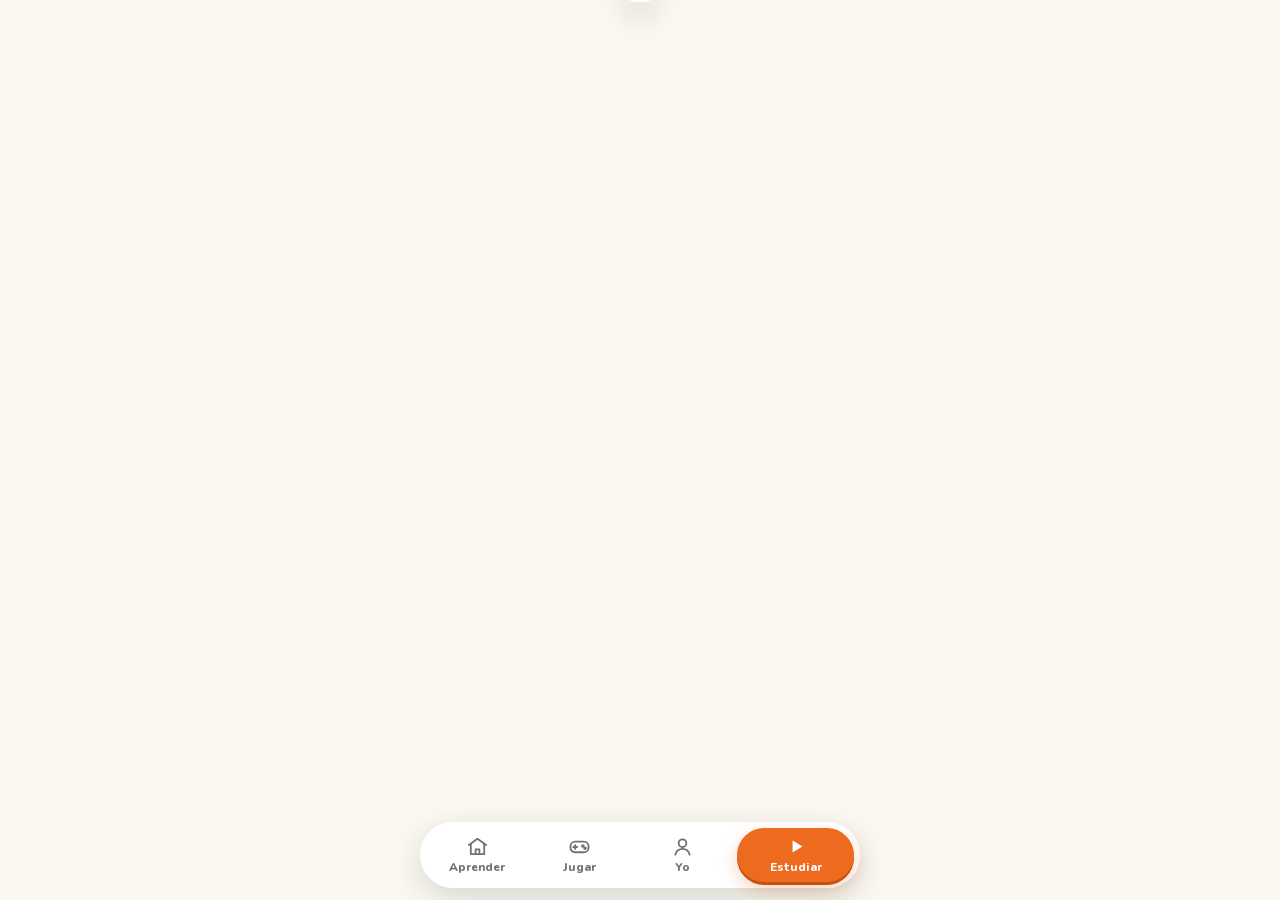
<file: plantilla.html>
<!DOCTYPE html>
<html lang="es"><head><meta charset="utf-8">
<meta name="viewport" content="width=device-width,initial-scale=1,maximum-scale=1,viewport-fit=cover">
<title>Tuca Idiomas</title>
<link rel="icon" href="icon-192.png">
<meta name="claude:viewport-fit-sides" content="cover">
<meta name="theme-color" content="#FBF7F1">
<link rel="stylesheet" href="assets/fuentes.css">
<meta name="apple-mobile-web-app-capable" content="yes">
<meta name="mobile-web-app-capable" content="yes">
<meta name="apple-mobile-web-app-title" content="Tuca Idiomas">
<meta name="apple-mobile-web-app-status-bar-style" content="default">
<style>
/* Identidad propia: fresca y juguetona. Verde menta, amarillo sol y azul mar; Fredoka (redonda) para títulos y Nunito para leer.
   Tarjetas gruesas con sombra suave y botones con relieve, como fichas de juego. La mascota es Tuca, un tucán. */
:root{--bg:#F1F8F4;--card:#fff;--ink:#173B2F;--mut:#5F7B70;--line:#DDEEE5;--soft:#E8F4EE;--g:#12A06A;--gd:#0B7A50;--sun:#FFC531;--sund:#D9A300;--sea:#2E8BEA;--sead:#1F6CC0;--bad:#E5484D;--badd:#B8323A;--okbg:#DDF5E9;--badbg:#FDE7E7;
--fd:'Fredoka','Nunito',system-ui,sans-serif;--fb:'Nunito',system-ui,sans-serif;--sh:0 1px 0 var(--line),0 10px 28px rgba(18,90,60,.07);color-scheme:light}
*{box-sizing:border-box;-webkit-tap-highlight-color:transparent}
[hidden]{display:none!important}
html{-webkit-text-size-adjust:100%;text-size-adjust:100%}html,body{overflow-x:hidden}
input,select,textarea{font-size:max(16px,1em)}
html{scroll-padding-top:env(safe-area-inset-top,0px)}
body{margin:0;background:var(--bg);color:var(--ink);font-family:var(--fb);font-size:17px;line-height:1.5;
padding:calc(10px + env(safe-area-inset-top,0px)) max(16px,env(safe-area-inset-right,0px)) calc(118px + env(safe-area-inset-bottom,0px)) max(16px,env(safe-area-inset-left,0px))}
body.lock{overflow:hidden}
#m{max-width:560px;margin:0 auto}
h1,h2,h3{font-family:var(--fd);font-weight:600;line-height:1.15;margin:0;text-wrap:balance}
h1.ttl{font-size:2rem;margin:12px 2px 4px}
.sec{font-family:var(--fd);font-weight:600;font-size:1.25rem;margin:26px 4px 8px}
.mut{color:var(--mut)}.small{font-size:.88rem}
p{margin:6px 0}
a{color:var(--sead);font-weight:700}
.view{animation:in .4s ease both}
.card{background:var(--card);border-radius:24px;padding:18px;margin:12px 0;box-shadow:var(--sh)}
button{font:inherit;color:inherit;cursor:pointer;border:0;background:none}
button:disabled{opacity:.4;cursor:default}
:focus-visible{outline:3px solid var(--sun);outline-offset:2px}
.btn{min-height:54px;padding:10px 22px;border-radius:18px;background:var(--g);color:#fff;font-family:var(--fd);font-weight:600;font-size:1.08rem;letter-spacing:.01em;display:inline-flex;align-items:center;justify-content:center;gap:8px;box-shadow:0 5px 0 var(--gd);transition:transform .08s,box-shadow .08s}
.btn:active:not(:disabled){transform:translateY(5px);box-shadow:0 0 0 transparent}
.btn.ghost{background:#fff;color:var(--ink);box-shadow:0 5px 0 var(--line);border:2px solid var(--line)}
.btn.red{background:var(--bad);box-shadow:0 5px 0 var(--badd)}
.btn.sun{background:var(--sun);color:#3B2E00;box-shadow:0 5px 0 var(--sund)}
.btn.sea{background:var(--sea);box-shadow:0 5px 0 var(--sead)}
.w{width:100%}
.row{display:flex;gap:12px;margin:12px 0}.row>*{flex:1}.row.c{justify-content:center}.row.c>*{flex:0 0 auto}
.ic{width:52px;height:52px;border-radius:50%;background:#fff;border:2px solid var(--line);box-shadow:0 3px 0 var(--line);font-size:1.25rem;display:inline-grid;place-items:center;transition:transform .08s}
.ic:active{transform:translateY(3px);box-shadow:none}
.ic.s{width:40px;height:40px;font-size:1rem;vertical-align:middle;margin-left:8px}
.lnk{color:var(--sead);font-weight:800;padding:8px 4px}.lnk.red{color:var(--bad)}
.chipst{font-family:var(--fd);font-weight:600;background:#fff;border-radius:999px;padding:6px 12px;box-shadow:var(--sh);white-space:nowrap}

/* Barra flotante */
nav.bar{position:fixed;left:50%;transform:translateX(-50%);bottom:calc(12px + env(safe-area-inset-bottom,0px));display:flex;gap:10px;align-items:center;z-index:20;width:min(calc(100% - 28px),440px)}
.pill{flex:1;display:flex;background:rgba(255,255,255,.94);backdrop-filter:blur(12px);-webkit-backdrop-filter:blur(12px);border-radius:999px;padding:6px;box-shadow:0 10px 30px rgba(18,70,50,.16)}
.pill button{flex:1;display:flex;flex-direction:column;align-items:center;gap:1px;padding:7px 4px 5px;border-radius:999px;font-size:.74rem;font-weight:800;color:var(--mut);transition:background .2s,color .2s}
.pill svg{width:23px;height:23px;stroke:currentColor;fill:none;stroke-width:1.9;stroke-linecap:round;stroke-linejoin:round;transition:transform .25s}
.pill button.on{background:var(--soft);color:var(--gd)}.pill button.on svg{transform:scale(1.1)}
.go{position:relative;width:66px;height:66px;border-radius:50%;background:var(--g);color:#fff;box-shadow:0 5px 0 var(--gd),0 12px 26px rgba(18,160,106,.35);display:grid;place-items:center;flex:none;transition:transform .08s}
.go:active{transform:translateY(5px);box-shadow:0 0 0 var(--gd)}
.go svg{width:26px;height:26px;fill:#fff;margin-left:3px}
.go.need::after{content:"";position:absolute;inset:-7px;border-radius:50%;border:3px solid var(--g);animation:ring 2s infinite;pointer-events:none}

/* Aprender */
.head{display:flex;align-items:center;gap:8px;margin:4px 0 6px}
.tc{width:80px;height:80px;flex:none;padding:0}
.tc svg{width:100%;height:100%;animation:bob 3.2s ease-in-out infinite;overflow:visible}
.tc.hop svg{animation:hop .6s cubic-bezier(.3,1.6,.5,1)}
.sp{flex:1;position:relative;background:#fff;border-radius:18px;padding:10px 14px;box-shadow:var(--sh);line-height:1.3}
.sp::before{content:"";position:absolute;left:-7px;top:50%;margin-top:-7px;border:7px solid transparent;border-right-color:#fff;border-left:0}
.sp b{font-family:var(--fd);font-weight:600;font-size:1.12rem;display:block}.sp span{font-size:.88rem;color:var(--mut)}
.goal{display:flex;align-items:center;gap:16px}
.rw{position:relative;width:70px;height:70px;flex:none}
.ring{width:70px;height:70px;transform:rotate(-90deg)}
.rbg{fill:none;stroke:var(--soft);stroke-width:8}
.rfg{fill:none;stroke:var(--g);stroke-width:8;stroke-linecap:round;transition:stroke-dashoffset 1.3s cubic-bezier(.3,1,.4,1)}
.rtx{position:absolute;inset:0;display:flex;flex-direction:column;align-items:center;justify-content:center;font-family:var(--fd);font-weight:600;line-height:1}
.rtx small{font-family:var(--fb);font-size:.65rem;color:var(--mut);font-weight:700}
.week{display:flex;gap:6px;margin-top:8px}
.week span{width:26px;height:26px;border-radius:50%;background:var(--soft);display:inline-flex;align-items:center;justify-content:center;font-size:.7rem;font-weight:800;color:var(--mut)}
.week span.on{background:var(--g);color:#fff;animation:pop .4s both}
.week span.today{box-shadow:0 0 0 2px var(--ink) inset}
.study{display:flex;align-items:center;gap:14px;width:100%;text-align:left;background:linear-gradient(135deg,#14B377,#0E8E5E);color:#fff;box-shadow:0 6px 0 var(--gd),0 14px 30px rgba(18,160,106,.28);transition:transform .08s}
.study:active{transform:translateY(5px);box-shadow:0 1px 0 var(--gd)}
.sti{width:62px;height:62px;border-radius:20px;background:rgba(255,255,255,.2);display:grid;place-items:center;font-size:1.9rem;flex:none}
.stt{flex:1}.stt small{display:block;font-weight:800;font-size:.75rem;letter-spacing:.08em;text-transform:uppercase;opacity:.85}
.stt b{display:block;font-family:var(--fd);font-weight:600;font-size:1.3rem;line-height:1.2}.stt span{font-size:.88rem;opacity:.92}
.stp{width:46px;height:46px;border-radius:50%;background:var(--sun);color:#3B2E00;display:grid;place-items:center;font-size:1.1rem;flex:none;box-shadow:0 3px 0 var(--sund)}
.hoyc .hr{display:flex;align-items:center;gap:14px;width:100%;text-align:left}
.hoyc .hr+.hr{border-top:2px dashed var(--line);margin-top:14px;padding-top:14px}
.bubble{width:58px;height:58px;border-radius:18px;background:var(--soft);display:grid;place-items:center;font-size:2rem;flex:none}
.float{animation:float 4s ease-in-out infinite}
.kk{font-size:.74rem;font-weight:800;letter-spacing:.08em;text-transform:uppercase;color:var(--g)}
.pw2{font-family:var(--fd);font-weight:600;font-size:1.3rem;line-height:1.2}
.seg{display:flex;gap:4px;padding:5px;background:#fff;border-radius:999px;margin:18px 0 6px;box-shadow:var(--sh)}
.seg button{flex:1;min-height:42px;border-radius:999px;font-weight:800;font-size:.92rem;color:var(--mut);transition:background .2s,color .2s}
.seg button.on{background:var(--g);color:#fff}

/* Ruta */
.unit{display:flex;align-items:center;gap:12px;background:var(--c);color:#fff;border-radius:22px;padding:14px 16px;margin:24px 0 4px;box-shadow:0 5px 0 color-mix(in srgb,var(--c) 70%,#000)}
.un{width:38px;height:38px;border-radius:12px;background:rgba(255,255,255,.22);display:grid;place-items:center;font-family:var(--fd);font-weight:600;flex:none}
.ut{font-family:var(--fd);font-weight:600;font-size:1.15rem;line-height:1.2;flex:1}.ut small{display:block;font-family:var(--fb);font-size:.78rem;opacity:.85;font-weight:700}
.ug{width:44px;height:44px;border-radius:14px;background:rgba(255,255,255,.22);font-size:1.15rem}
.path{display:flex;flex-direction:column;align-items:center;gap:22px;padding:24px 0 6px}
.ndw{position:relative;display:flex;flex-direction:column;align-items:center}
.nd{position:relative;width:72px;height:68px;border-radius:50%;background:#DCE6E1;font-size:1.6rem;box-shadow:0 6px 0 #C2D0C9;transition:transform .08s}
.nd:active{transform:translateY(5px);box-shadow:0 1px 0 #C2D0C9}
.nd.dn,.nd.cur{background:var(--c);box-shadow:0 6px 0 color-mix(in srgb,var(--c) 68%,#000);color:#fff}
.nd.dn{font-size:1.5rem;font-family:var(--fd);font-weight:600}
.nd.cur::after{content:"";position:absolute;inset:-10px;border-radius:50%;border:3px solid var(--c);animation:ring 2s infinite;pointer-events:none}
.nd.lk{font-size:1.1rem;opacity:.8}
.nl{font-size:.76rem;font-weight:700;color:var(--mut);margin-top:8px}
.bub{position:absolute;top:-38px;background:#fff;color:var(--c);font-family:var(--fd);font-weight:600;font-size:.8rem;letter-spacing:.06em;padding:5px 12px;border-radius:12px;white-space:nowrap;box-shadow:var(--sh);animation:bob 2.2s ease-in-out infinite}
.bub::after{content:"";position:absolute;left:50%;bottom:-6px;margin-left:-6px;border:6px solid transparent;border-top-color:#fff;border-bottom:0}

/* Viaje */
.map{background:linear-gradient(#DFF1FB,#CDE9F8);padding:10px}
.map svg{width:100%;height:auto;display:block}
.pin{cursor:pointer}
.pin .pr{transform-box:fill-box;transform-origin:center;animation:ring 2s infinite}
.route{stroke-dasharray:6 6}
.done-route{stroke-dasharray:var(--l);stroke-dashoffset:var(--l);animation:draw 1.6s .3s ease forwards}
.pc{display:flex;gap:14px;align-items:center;width:100%;text-align:left}
.pc.lk{opacity:.55}
.pce{width:54px;height:54px;border-radius:16px;display:grid;place-items:center;font-size:1.7rem;flex:none;background:var(--soft)}
.post{border-radius:24px;padding:22px;color:#fff;text-align:left;background:linear-gradient(135deg,var(--c),color-mix(in srgb,var(--c) 60%,#000));position:relative;overflow:hidden;animation:pop .5s both}
.post .pe1{position:absolute;right:-6px;bottom:-14px;font-size:6rem;opacity:.9;transform:rotate(-8deg)}
.post h3{font-size:1.6rem;margin:2px 0 8px}.post p{max-width:78%;font-size:.95rem;line-height:1.45}
.post .stamp{display:inline-block;border:2px dashed rgba(255,255,255,.7);border-radius:10px;padding:2px 10px;font-size:.75rem;font-weight:800;letter-spacing:.08em;text-transform:uppercase}
.phr{display:block;margin-top:12px;background:rgba(255,255,255,.18);border-radius:14px;padding:10px 12px;color:#fff;text-align:left;max-width:80%}

/* Jugar / Yo */
.gm{display:flex;gap:14px;align-items:center;width:100%;text-align:left;transition:transform .08s}
.gm:active{transform:scale(.98)}
.gme{width:58px;height:58px;border-radius:18px;display:grid;place-items:center;font-size:1.8rem;background:color-mix(in srgb,var(--c) 16%,#fff);flex:none}
.gm b{font-family:var(--fd);font-weight:600;font-size:1.12rem;display:block}
.gm .rec{display:block;font-size:.8rem;font-weight:800;color:var(--c);margin-top:2px}
.stg{display:grid;grid-template-columns:repeat(2,1fr);gap:10px}
.stg div{background:var(--soft);border-radius:18px;padding:12px 14px}
.stg b{display:block;font-family:var(--fd);font-weight:600;font-size:1.6rem;line-height:1.1}.stg span{font-size:.82rem;color:var(--mut);font-weight:700}
.chart{display:flex;align-items:flex-end;gap:8px;height:120px;margin-top:10px}
.chart div{flex:1;display:flex;flex-direction:column;align-items:center;gap:4px;height:100%;justify-content:flex-end}
.chart i{display:block;width:100%;border-radius:8px 8px 4px 4px;background:var(--g);min-height:4px;transform-origin:bottom;animation:grow .8s cubic-bezier(.3,1.3,.5,1) both}
.chart i.z{background:var(--line)}
.chart span{font-size:.72rem;font-weight:800;color:var(--mut)}.chart small{font-size:.68rem;color:var(--mut)}
.bdg{display:grid;grid-template-columns:repeat(3,1fr);gap:10px}
.bdg button{background:var(--soft);border-radius:18px;padding:12px 6px;text-align:center;font-size:.76rem;font-weight:800;line-height:1.2}
.bdg .be{display:block;font-size:2rem;margin-bottom:4px}
.bdg .off{opacity:.45;filter:grayscale(1)}
.bdg .on{background:#FFF6D6}
details{background:#fff;border-radius:18px;margin:8px 0;box-shadow:var(--sh)}
summary{list-style:none;cursor:pointer;padding:12px 16px;display:flex;align-items:center;gap:12px;min-height:54px;font-weight:800}
summary::-webkit-details-marker{display:none}
summary::after{content:"";margin-left:auto;width:8px;height:8px;border-right:2px solid var(--mut);border-bottom:2px solid var(--mut);transform:rotate(45deg);transition:transform .2s;flex:none}
details[open]>summary::after{transform:rotate(-135deg)}
.dl{padding:0 16px 10px}
.wr{display:grid;grid-template-columns:40px 1fr auto;width:100%;text-align:left;padding:9px 0;border-top:2px solid var(--soft);align-items:center;column-gap:10px}
.wr .we{grid-row:1/3;font-size:1.5rem}.wr .mut{grid-column:2;font-size:.88rem}
.lv{grid-row:1/3;grid-column:3;display:flex;gap:3px}.lv i{width:7px;height:7px;border-radius:50%;background:var(--line)}.lv i.on{background:var(--g)}
.sg{display:flex;gap:4px;padding:4px;background:var(--soft);border-radius:999px;margin:8px 0}
.sg button{flex:1;min-height:42px;border-radius:999px;font-weight:800;font-size:.9rem;color:var(--mut)}
.sg button.on{background:#fff;color:var(--ink);box-shadow:0 2px 0 var(--line)}
.sw{display:flex;justify-content:space-between;align-items:center;gap:12px;padding:12px 0;border-top:2px solid var(--soft);margin-top:10px}
.sw small{display:block;color:var(--mut);font-size:.8rem}
.tg{width:52px;height:32px;border-radius:16px;background:#CFDAD4;position:relative;transition:background .2s;flex:none}
.tg i{position:absolute;top:3px;left:3px;width:26px;height:26px;border-radius:50%;background:#fff;transition:transform .2s;box-shadow:0 1px 3px rgba(0,0,0,.2)}
.tg.on{background:var(--g)}.tg.on i{transform:translateX(20px)}
.lbl{font-size:.8rem;font-weight:800;color:var(--g);letter-spacing:.06em;text-transform:uppercase}
input,textarea{width:100%;font:inherit;font-size:1.1rem;padding:14px 16px;border-radius:18px;border:2px solid var(--line);background:#fff;color:var(--ink);margin:8px 0}
input:focus,textarea:focus{border-color:var(--g);outline:0}
textarea{font-size:16px}

/* Pantalla de sesión */
.ov{position:fixed;inset:0;background:var(--bg);z-index:40;display:flex;flex-direction:column;padding:calc(8px + env(safe-area-inset-top,0px)) max(16px,env(safe-area-inset-right,0px)) 0 max(16px,env(safe-area-inset-left,0px))}
.ov.in{animation:up .38s cubic-bezier(.2,.8,.2,1)}
.oh{display:flex;align-items:center;gap:12px;max-width:560px;width:100%;margin:0 auto;padding:6px 0}
.x{font-size:1.25rem;color:var(--mut);width:40px;height:40px;border-radius:50%;font-weight:800}
.pb{flex:1;height:14px;background:#DCE9E2;border-radius:8px;overflow:hidden}
.pb i{display:block;position:relative;height:100%;width:0;background:var(--g);border-radius:8px;transition:width .5s cubic-bezier(.3,1.3,.5,1)}
.pb i::after{content:"";position:absolute;left:8px;right:8px;top:3px;height:3px;border-radius:2px;background:rgba(255,255,255,.35)}
#cmb{min-width:48px;text-align:right;font-family:var(--fd);font-weight:600;color:#F08A24}
#lb{flex:1;overflow-y:auto;max-width:560px;width:100%;margin:0 auto;padding:8px 2px 24px;-webkit-overflow-scrolling:touch}
#ft{max-width:560px;width:100%;margin:0 auto;padding:10px 0 calc(18px + env(safe-area-inset-bottom,0px))}
.fbk{position:fixed;left:0;right:0;bottom:0;z-index:45;padding:18px max(20px,env(safe-area-inset-left,0px)) calc(18px + env(safe-area-inset-bottom,0px));transform:translateY(110%);transition:transform .3s cubic-bezier(.2,.9,.3,1.12);border-radius:26px 26px 0 0}
.fbk>*{max-width:560px;margin-left:auto;margin-right:auto}
.fbk.show{transform:none}.fbk.good{background:var(--okbg);color:#0E5A3A}.fbk.bad{background:var(--badbg);color:#932A2E}
.fbh{font-family:var(--fd);font-weight:600;font-size:1.45rem}.fbt{font-weight:800;margin:4px 0}.fbn{font-size:.9rem;margin:2px 0}
.fbk .btn{margin-top:12px}
.ex.in{animation:exIn .42s cubic-bezier(.2,.8,.2,1) both}
.tag{font-size:.8rem;font-weight:800;color:var(--mut);text-transform:uppercase;letter-spacing:.07em;margin:8px 0 10px}
.qq{font-family:var(--fd);font-weight:600;font-size:1.9rem;margin:8px 0 18px;line-height:1.2;overflow-wrap:anywhere}
.qq.sm{font-size:1.35rem}
.emo{font-size:5rem;text-align:center;line-height:1;margin:18px auto 10px;width:150px;height:150px;border-radius:44px;background:#fff;box-shadow:var(--sh);display:grid;place-items:center}
.emo.sm{width:96px;height:96px;font-size:3rem;border-radius:30px}
.pw{font-family:var(--fd);font-weight:600;font-size:2.4rem;text-align:center;line-height:1.1;overflow-wrap:anywhere}
.pron{text-align:center;color:var(--mut);margin:6px 0;font-weight:700}
.mean{text-align:center;font-size:1.25rem;font-weight:800;color:var(--g);margin:4px 0 14px}
.col{display:flex;flex-direction:column;gap:10px}
.grid2{display:grid;grid-template-columns:1fr 1fr;gap:10px}
.o{display:block;width:100%;text-align:left;min-height:56px;padding:13px 16px;border-radius:18px;background:#fff;border:2px solid var(--line);border-bottom-width:5px;font-size:1.03rem;font-weight:700;transition:transform .08s,background .2s,border-color .2s}
.o:active:not(:disabled){transform:translateY(3px);border-bottom-width:2px}
.o:disabled{opacity:1}
.o.sel{border-color:var(--sea);background:#EAF3FE}
.o.ok{border-color:var(--g);background:var(--okbg);color:#0E5A3A;animation:pop .35s}
.o.bad{border-color:var(--bad);background:var(--badbg);color:#932A2E;animation:shake .4s}
.o.gone{opacity:.25;pointer-events:none;transition:opacity .4s .25s}
.pic{text-align:center;display:flex;flex-direction:column;align-items:center;gap:6px;padding:16px 8px}
.pe{font-size:2.6rem;line-height:1}
.mo{text-align:center}
.spk{display:flex;justify-content:center;align-items:center;gap:14px;margin:18px 0 20px}
.bigs{position:relative;width:100px;height:100px;border-radius:32px;background:var(--sea);color:#fff;font-size:2.3rem;box-shadow:0 6px 0 var(--sead)}
.bigs:active{transform:translateY(5px);box-shadow:none}
.bigs i{position:absolute;inset:0;border-radius:32px;border:3px solid var(--sea);animation:wave 2.2s infinite;pointer-events:none}.bigs i+i{animation-delay:1.1s}
.hint{color:var(--mut);font-size:.88rem;text-align:center;margin:8px 0}
.qlnk{display:block;margin:14px auto 0;color:var(--mut);font-weight:800;font-size:.85rem}
.ans{min-height:64px;border-bottom:2px solid var(--line);display:flex;flex-wrap:wrap;gap:8px;align-items:center;padding:8px 0;margin-bottom:20px}
.bank{display:flex;flex-wrap:wrap;gap:8px;justify-content:center}
.chip{padding:9px 14px;border-radius:14px;background:#fff;border:2px solid var(--line);border-bottom-width:4px;font-size:1rem;font-weight:700}
.chip.used{background:#E3EDE8;color:transparent;border-color:#E3EDE8;pointer-events:none}
.chip.new{animation:pop .3s}
.blank{display:inline-block;min-width:76px;border-bottom:3px solid var(--sea);color:var(--sea);text-align:center}
.blank.filled{animation:pop .35s}
.tr{color:var(--mut);margin:-10px 0 18px;font-weight:600}
.opts{display:flex;flex-wrap:wrap;gap:10px;justify-content:center}.opts .o{width:auto;text-align:center;min-width:90px}
.pager{background:#fff;border-radius:28px;padding:24px 22px;margin:8px 0;min-height:250px;display:flex;flex-direction:column;justify-content:center;box-shadow:var(--sh)}
.pager .gi{font-size:2.2rem}
.pager p{font-size:1.18rem;line-height:1.6;margin:12px 0;font-weight:600}
.slide{animation:slide .42s ease both}
.dots{display:flex;gap:6px;justify-content:center;margin:12px 0}
.dots i{width:9px;height:9px;border-radius:50%;background:var(--line)}
.dots i.on{background:var(--g);width:24px;border-radius:6px}
.dots i.done{background:color-mix(in srgb,var(--g) 45%,#fff)}
.exr{display:grid;grid-template-columns:1fr auto;width:100%;text-align:left;background:#fff;border-radius:18px;padding:12px 16px;margin:8px 0;animation:in .4s both;box-shadow:var(--sh)}
.exr b{font-family:var(--fd);font-weight:600;font-size:1.15rem}.exr span{grid-column:1;color:var(--mut);font-size:.92rem}.exr i{grid-row:1/3;grid-column:2;align-self:center;font-style:normal}
.chat{display:flex;flex-direction:column;gap:12px}
.msg{display:flex;gap:8px;align-items:flex-end;animation:in .3s both}.msg.r{flex-direction:row-reverse}
.av{font-size:1.7rem;width:46px;height:46px;border-radius:16px;background:#fff;box-shadow:var(--sh);display:grid;place-items:center;flex:none}
.bb{background:#fff;border-radius:20px 20px 20px 6px;padding:10px 14px;max-width:78%;cursor:pointer;text-align:left;box-shadow:var(--sh)}
.msg.r .bb{border-radius:20px 20px 6px 20px;background:var(--okbg)}
.nm{font-size:.74rem;font-weight:800;color:var(--mut)}.bb .pt{font-size:1.05rem;font-weight:700}.bb .es{color:var(--mut);font-size:.9rem}
.typing i{display:inline-block;width:7px;height:7px;border-radius:50%;background:#A9BDB4;margin:6px 2px 2px;animation:dot 1s infinite}.typing i:nth-child(2){animation-delay:.15s}.typing i:nth-child(3){animation-delay:.3s}
.copts{display:flex;flex-direction:column;gap:8px}
.copts .o{min-height:50px;padding:10px 14px}.copts .o small{display:block;font-weight:600;color:var(--mut);font-size:.82rem}
.end{text-align:center;padding-top:6px}
.end .tc{width:130px;height:130px;margin:0 auto}
.end h2{font-size:1.8rem;margin:6px 0 4px}
.stats{display:grid;grid-template-columns:repeat(3,1fr);gap:10px;margin:16px 0}
.stats div{background:#fff;border-radius:18px;padding:12px 6px;animation:in .45s both;box-shadow:var(--sh)}
.stats b{display:block;font-family:var(--fd);font-weight:600;font-size:1.45rem}.stats span{font-size:.78rem;color:var(--mut);font-weight:700}
.fc{position:relative;height:310px;margin:14px 0;transform-style:preserve-3d;transition:transform .55s cubic-bezier(.3,1.25,.5,1);cursor:pointer;touch-action:pan-y}
.fc.flip{transform:rotateY(180deg)}
.fcf,.fcb{position:absolute;inset:0;backface-visibility:hidden;-webkit-backface-visibility:hidden;background:#fff;border-radius:30px;display:flex;flex-direction:column;justify-content:center;align-items:center;padding:20px;box-shadow:0 2px 0 var(--line),0 14px 34px rgba(18,90,60,.1)}
.fcb{transform:rotateY(180deg);background:#F6FFFA}
.fc.outR{animation:outR .32s forwards}.fc.outL{animation:outL .32s forwards}
.swh{display:flex;justify-content:space-between;font-size:.82rem;font-weight:800;color:var(--mut);margin:0 6px}
.tbar{height:10px;background:#DCE9E2;border-radius:6px;overflow:hidden;margin:4px 0 10px}.tbar i{display:block;height:100%;background:var(--sun);transition:width .1s linear}
.gsc{text-align:center;font-family:var(--fd);font-weight:600;font-size:1.5rem;margin:4px 0}
.gtime{text-align:center;font-family:var(--fd);font-weight:600;font-size:1.8rem;margin-bottom:10px}
.gp .o{text-align:center;min-height:64px;font-size:.98rem}.gp .pt1{background:#F2FBF6}
.vfc{background:#fff;border-radius:30px;padding:30px 16px;text-align:center;margin:16px 0;animation:pop .35s;box-shadow:0 2px 0 var(--line),0 14px 34px rgba(18,90,60,.1)}
.vfc.flyL{animation:flyL .35s forwards}.vfc.flyR{animation:flyR .35s forwards}
.eq{color:var(--mut);font-size:1.3rem;margin:4px 0}.vfe{font-weight:800;font-size:1.3rem}
.gbig{font-family:var(--fd);font-weight:600;font-size:3.6rem;color:var(--g);animation:pop .5s .2s both}
.vchips{display:flex;gap:8px;overflow-x:auto;padding:4px 2px 10px;scrollbar-width:none}.vchips::-webkit-scrollbar{display:none}
.vchips button{flex:none;padding:8px 14px;border-radius:999px;background:#fff;font-weight:800;font-size:.92rem;box-shadow:var(--sh)}
.vchips button.on{background:var(--g);color:#fff}
.cj{display:flex;justify-content:space-between;align-items:center;width:100%;text-align:left;padding:13px 4px;border-top:2px solid var(--soft)}
.cj b{font-family:var(--fd);font-weight:600;font-size:1.3rem;color:var(--gd)}
.hf{text-align:center;padding:24px 0}
.hf .pw{font-size:2.8rem;margin:10px 0}
.ficha .wg{display:grid;grid-template-columns:1fr 1fr;gap:8px}
.ficha .wc{background:#fff;border-radius:16px;padding:10px;text-align:left;box-shadow:var(--sh)}
.ficha .wc b{display:block;font-family:var(--fd);font-weight:600}.ficha .wc span{display:block;font-size:.82rem;color:var(--mut)}
.ficha ul{padding-left:20px;margin:6px 0}.ficha li{margin:8px 0;font-weight:600}
.shb{position:fixed;inset:0;background:rgba(15,40,30,.35);z-index:60;display:flex;align-items:flex-end;animation:fade .2s}
.sh{background:var(--bg);width:100%;border-radius:30px 30px 0 0;padding:24px max(20px,env(safe-area-inset-left,0px)) calc(20px + env(safe-area-inset-bottom,0px));animation:up .32s cubic-bezier(.2,.9,.3,1.1);text-align:center;max-height:88vh;overflow-y:auto}
.sh>*{max-width:480px;margin-left:auto;margin-right:auto}
.sh h3{font-size:1.5rem;margin:8px 0 4px}
.shi{width:80px;height:80px;border-radius:26px;background:var(--c);color:#fff;display:grid;place-items:center;font-size:2.1rem;animation:pop .4s;box-shadow:0 5px 0 color-mix(in srgb,var(--c) 68%,#000)}
#toast{position:fixed;left:50%;top:calc(14px + env(safe-area-inset-top,0px));transform:translate(-50%,-160%);background:#fff;border-radius:20px;padding:10px 18px 10px 12px;display:flex;align-items:center;gap:10px;z-index:90;box-shadow:0 12px 30px rgba(15,50,35,.2);transition:transform .45s cubic-bezier(.2,1.4,.4,1);max-width:calc(100% - 32px)}
#toast.show{transform:translate(-50%,0)}
#toast .te{font-size:2rem}#toast b{display:block;font-family:var(--fd);font-weight:600}#toast span{font-size:.85rem;color:var(--mut)}
.cf{position:fixed;inset:0;width:100%;height:100%;pointer-events:none;z-index:80}
.shake{animation:shake .4s}
.pop{animation:pop .5s cubic-bezier(.3,1.5,.5,1) both}
.fadein{animation:in .5s .45s both}
.tuca .ec{display:none}.tuca.sleep .eo{display:none}.tuca.sleep .ec{display:inline}
.tuca .wing{transform-origin:40px 66px}
.tuca.party .wing{animation:flap .3s ease-in-out infinite alternate}
.tuca .zz text{animation:zz 2.4s ease-in-out infinite}.tuca .zz text+text{animation-delay:.6s}

@keyframes in{from{opacity:0;transform:translateY(12px)}to{opacity:1;transform:none}}
.view.fr{animation:vR .45s cubic-bezier(.2,.8,.2,1) both}.view.fl{animation:vL .45s cubic-bezier(.2,.8,.2,1) both}
.view>*{animation:rise .55s cubic-bezier(.2,.8,.2,1) both}
.view>*:nth-child(2){animation-delay:.05s}.view>*:nth-child(3){animation-delay:.1s}.view>*:nth-child(4){animation-delay:.15s}.view>*:nth-child(5){animation-delay:.2s}.view>*:nth-child(6){animation-delay:.25s}.view>*:nth-child(n+7){animation-delay:.3s}
.ex.in .o,.ex.in .chip,.ex.in .exr{animation:rise .45s cubic-bezier(.2,.8,.2,1) both}
.ex.in .o:nth-child(2){animation-delay:.05s}.ex.in .o:nth-child(3){animation-delay:.1s}.ex.in .o:nth-child(4){animation-delay:.15s}.ex.in .o:nth-child(5){animation-delay:.2s}
.pill{position:relative}.pill button{position:relative;z-index:1}.pill button.on{background:transparent}
.pill .ind{position:absolute;z-index:0;top:6px;bottom:6px;border-radius:999px;background:var(--soft);transition:left .45s cubic-bezier(.2,.9,.25,1.15),width .45s cubic-bezier(.2,.9,.25,1.15)}
@keyframes vR{from{opacity:0;transform:translateX(30px)}to{opacity:1;transform:none}}
@keyframes vL{from{opacity:0;transform:translateX(-30px)}to{opacity:1;transform:none}}
@keyframes rise{from{opacity:0;transform:translateY(14px) scale(.985)}to{opacity:1;transform:none}}
@keyframes exIn{from{opacity:0;transform:translateX(40px)}to{opacity:1;transform:none}}
@keyframes up{from{transform:translateY(100%)}to{transform:none}}
@keyframes slide{from{opacity:0;transform:translateX(36px)}to{opacity:1;transform:none}}
@keyframes fade{from{opacity:0}}
@keyframes pop{0%{transform:scale(.6);opacity:0}60%{transform:scale(1.08);opacity:1}100%{transform:scale(1)}}
@keyframes shake{0%,100%{transform:translateX(0)}20%{transform:translateX(-7px)}40%{transform:translateX(7px)}60%{transform:translateX(-4px)}80%{transform:translateX(4px)}}
@keyframes bob{0%,100%{transform:translateY(0)}50%{transform:translateY(-5px)}}
@keyframes hop{0%{transform:translateY(0)}40%{transform:translateY(-18px) rotate(-6deg)}100%{transform:none}}
@keyframes float{0%,100%{transform:translateY(0) rotate(-4deg)}50%{transform:translateY(-5px) rotate(4deg)}}
@keyframes ring{0%{transform:scale(.92);opacity:.9}100%{transform:scale(1.3);opacity:0}}
@keyframes wave{0%{transform:scale(1);opacity:.6}100%{transform:scale(1.5);opacity:0}}
@keyframes dot{0%,100%{transform:translateY(0);opacity:.5}50%{transform:translateY(-4px);opacity:1}}
@keyframes draw{to{stroke-dashoffset:0}}
@keyframes grow{from{transform:scaleY(0)}}
@keyframes flap{from{transform:rotate(0)}to{transform:rotate(-55deg)}}
@keyframes zz{0%,100%{opacity:0;transform:translateY(4px)}50%{opacity:1;transform:translateY(-3px)}}
@keyframes flyL{to{transform:translateX(-130%) rotate(-12deg);opacity:0}}
@keyframes flyR{to{transform:translateX(130%) rotate(12deg);opacity:0}}
@keyframes outR{to{transform:rotateY(180deg) translateX(-130%) rotate(-10deg);opacity:0}}
@keyframes outL{to{transform:rotateY(180deg) translateX(130%) rotate(10deg);opacity:0}}
@media (prefers-reduced-motion:reduce){*,*::before,*::after{animation-duration:.01ms!important;animation-iteration-count:1!important;transition-duration:.01ms!important}}
</style>
<style id="diseno2">
/* Diseño 2 (nov 2026): naranja Tuca para marca y acciones; el verde queda solo para «correcto». Fondo cálido. */
:root{--bg:#FBF7F1;--line:#EFE6DA;--soft:#F6EEE4;--pri:#EE6A1F;--prid:#C4520F;--pris:#FDEBDD;--ink:#1F2A26;--mut:#6B7470;
--sh:0 1px 0 var(--line),0 10px 28px rgba(90,60,30,.07);--e:cubic-bezier(.2,.8,.2,1)}
.btn{background:var(--pri);box-shadow:0 5px 0 var(--prid)}.btn:active{box-shadow:0 0 0 var(--prid)}
.pb{background:var(--line)}
.fbk.good .btn{background:var(--g);box-shadow:0 5px 0 var(--gd)}.fbk.bad .btn{background:var(--bad);box-shadow:0 5px 0 var(--badd)}
.kk,.lbl{color:var(--pri)}
.seg button.on,.vchips button.on,.week span.on,.tg.on,.dots i.on{background:var(--pri)}
.dots i.done{background:color-mix(in srgb,var(--pri) 40%,#fff)}
.rfg{stroke:var(--pri)}.chart i{background:var(--pri)}.gbig{color:var(--pri)}.cj b{color:var(--prid)}.lv i.on{background:var(--pri)}
input:focus,textarea:focus{border-color:var(--pri)}
.study{background:linear-gradient(135deg,#F7813A,#E25E14);box-shadow:0 6px 0 var(--prid),0 14px 30px rgba(226,94,20,.26)}
.study:active{box-shadow:0 1px 0 var(--prid)}
/* barra inferior: un solo bloque con «Estudiar» integrado */
.bar .pill{flex:1;align-items:stretch}
.pill button.on{color:var(--prid)}
.pill .ind{background:var(--pris)}
.pill .go{position:relative;width:auto;height:auto;flex:1.15;border-radius:999px;background:var(--pri);color:#fff;box-shadow:0 3px 0 var(--prid),0 8px 18px rgba(226,94,20,.28);display:flex;flex-direction:column;align-items:center;justify-content:center;gap:1px;padding:6px 4px 5px;margin-left:4px;font-size:.74rem;font-weight:800;z-index:1}
.pill .go:active{transform:translateY(3px);box-shadow:0 0 0 var(--prid)}
.pill .go .gob{display:grid;place-items:center;height:23px}
.pill .go svg{width:19px;height:19px;fill:#fff;stroke:none;margin-left:2px}
.pill .go.need::after{inset:-4px;border-radius:999px;border-color:var(--pri)}
/* iconos de línea en lugar de emojis en el menú */
.li{width:1em;height:1em;stroke:currentColor;fill:none;stroke-width:2;stroke-linecap:round;stroke-linejoin:round;vertical-align:-.14em;display:inline-block}
.gme .li{width:28px;height:28px;color:color-mix(in srgb,var(--c) 85%,#000)}
.sti .li{width:30px;height:30px;color:#fff}.stp .li{width:22px;height:22px;fill:currentColor}
.bdg .li{width:30px;height:30px;color:var(--pri);display:block;margin:2px auto 6px}.bdg .off .li{color:var(--mut);opacity:.55}
.nd .li{width:26px;height:26px}.ug .li{width:20px;height:20px}.seg .li{width:17px;height:17px;margin-right:4px}
.shi .li{width:34px;height:34px}.te .li{width:26px;height:26px;color:var(--pri)}
.chipst .li{color:var(--pri)}.pce .li{width:24px;height:24px;color:var(--mut)}
.bigi .li{width:64px;height:64px;color:var(--pri);stroke-width:1.6}
/* transiciones entre pestañas (View Transitions) */
.bar{view-transition-name:barra}
::view-transition-old(root){animation:vtOut .26s var(--e) both}
::view-transition-new(root){animation:vtIn .42s var(--e) both}
html[data-vt=l]::view-transition-old(root){animation-name:vtOutL}
html[data-vt=l]::view-transition-new(root){animation-name:vtInL}
::view-transition-group(barra){animation:none}
@keyframes vtOut{to{opacity:0;transform:translateX(-36px) scale(.985);filter:blur(2px)}}
@keyframes vtIn{from{opacity:0;transform:translateX(44px) scale(.985);filter:blur(3px)}}
@keyframes vtOutL{to{opacity:0;transform:translateX(36px) scale(.985);filter:blur(2px)}}
@keyframes vtInL{from{opacity:0;transform:translateX(-44px) scale(.985);filter:blur(3px)}}
/* entrada escalonada de tarjetas */
.view>*{animation:rise .5s var(--e) both}
.view>*:nth-child(2){animation-delay:.04s}.view>*:nth-child(3){animation-delay:.08s}.view>*:nth-child(4){animation-delay:.12s}
.view>*:nth-child(5){animation-delay:.16s}.view>*:nth-child(6){animation-delay:.2s}.view>*:nth-child(n+7){animation-delay:.24s}
/* ejercicios: la tarjeta entra deslizando y la barra avanza con resorte */
.ex.in{animation:exIn2 .3s var(--e) both}
@keyframes exIn2{from{opacity:0;transform:translateX(48px) scale(.98)}to{opacity:1;transform:none}}
.pb i{background:linear-gradient(90deg,var(--pri),#F7A23A);transition:width .6s cubic-bezier(.34,1.56,.64,1)}
.vnote{display:flex;gap:10px;align-items:flex-start;background:var(--pris);border-radius:16px;padding:12px 14px;margin:10px 0;font-size:.9rem;color:#6A3A12}
.vnote .li{color:var(--pri);width:20px;height:20px;flex:none;margin-top:2px}
@media (prefers-reduced-motion:reduce){.view>*,.ex.in{animation:none!important}::view-transition-old(root),::view-transition-new(root){animation:none!important}}
</style>
</head><body>
<svg xmlns="http://www.w3.org/2000/svg" style="display:none"><symbol id="i-arrow-right" viewBox="0 0 24 24"><path d="M5 12h14" />  <path d="m12 5 7 7-7 7" /></symbol><symbol id="i-award" viewBox="0 0 24 24"><path d="m15.477 12.89 1.515 8.526a.5.5 0 0 1-.81.47l-3.58-2.687a1 1 0 0 0-1.197 0l-3.586 2.686a.5.5 0 0 1-.81-.469l1.514-8.526" />  <circle cx="12" cy="8" r="6" /></symbol><symbol id="i-book-open" viewBox="0 0 24 24"><path d="M12 7v14" />  <path d="M3 18a1 1 0 0 1-1-1V4a1 1 0 0 1 1-1h5a4 4 0 0 1 4 4 4 4 0 0 1 4-4h5a1 1 0 0 1 1 1v13a1 1 0 0 1-1 1h-6a3 3 0 0 0-3 3 3 3 0 0 0-3-3z" /></symbol><symbol id="i-calendar" viewBox="0 0 24 24"><path d="M8 2v4" />  <path d="M16 2v4" />  <rect width="18" height="18" x="3" y="4" rx="2" />  <path d="M3 10h18" /></symbol><symbol id="i-car" viewBox="0 0 24 24"><path d="M19 17h2c.6 0 1-.4 1-1v-3c0-.9-.7-1.7-1.5-1.9C18.7 10.6 16 10 16 10s-1.3-1.4-2.2-2.3c-.5-.4-1.1-.7-1.8-.7H5c-.6 0-1.1.4-1.4.9l-1.4 2.9A3.7 3.7 0 0 0 2 12v4c0 .6.4 1 1 1h2" />  <circle cx="7" cy="17" r="2" />  <path d="M9 17h6" />  <circle cx="17" cy="17" r="2" /></symbol><symbol id="i-check" viewBox="0 0 24 24"><path d="M20 6 9 17l-5-5" /></symbol><symbol id="i-chevron-left" viewBox="0 0 24 24"><path d="m15 18-6-6 6-6" /></symbol><symbol id="i-chevron-right" viewBox="0 0 24 24"><path d="m9 18 6-6-6-6" /></symbol><symbol id="i-circle-check" viewBox="0 0 24 24"><circle cx="12" cy="12" r="10" />  <path d="m9 12 2 2 4-4" /></symbol><symbol id="i-circle-x" viewBox="0 0 24 24"><circle cx="12" cy="12" r="10" />  <path d="m15 9-6 6" />  <path d="m9 9 6 6" /></symbol><symbol id="i-clock" viewBox="0 0 24 24"><circle cx="12" cy="12" r="10" />  <polyline points="12 6 12 12 16 14" /></symbol><symbol id="i-compass" viewBox="0 0 24 24"><path d="m16.24 7.76-1.804 5.411a2 2 0 0 1-1.265 1.265L7.76 16.24l1.804-5.411a2 2 0 0 1 1.265-1.265z" />  <circle cx="12" cy="12" r="10" /></symbol><symbol id="i-download" viewBox="0 0 24 24"><path d="M21 15v4a2 2 0 0 1-2 2H5a2 2 0 0 1-2-2v-4" />  <polyline points="7 10 12 15 17 10" />  <line x1="12" x2="12" y1="15" y2="3" /></symbol><symbol id="i-flag" viewBox="0 0 24 24"><path d="M4 15s1-1 4-1 5 2 8 2 4-1 4-1V3s-1 1-4 1-5-2-8-2-4 1-4 1z" />  <line x1="4" x2="4" y1="22" y2="15" /></symbol><symbol id="i-flame" viewBox="0 0 24 24"><path d="M8.5 14.5A2.5 2.5 0 0 0 11 12c0-1.38-.5-2-1-3-1.072-2.143-.224-4.054 2-6 .5 2.5 2 4.9 4 6.5 2 1.6 3 3.5 3 5.5a7 7 0 1 1-14 0c0-1.153.433-2.294 1-3a2.5 2.5 0 0 0 2.5 2.5z" /></symbol><symbol id="i-gamepad-2" viewBox="0 0 24 24"><line x1="6" x2="10" y1="11" y2="11" />  <line x1="8" x2="8" y1="9" y2="13" />  <line x1="15" x2="15.01" y1="12" y2="12" />  <line x1="18" x2="18.01" y1="10" y2="10" />  <path d="M17.32 5H6.68a4 4 0 0 0-3.978 3.59c-.006.052-.01.101-.017.152C2.604 9.416 2 14.456 2 16a3 3 0 0 0 3 3c1 0 1.5-.5 2-1l1.414-1.414A2 2 0 0 1 9.828 16h4.344a2 2 0 0 1 1.414.586L17 18c.5.5 1 1 2 1a3 3 0 0 0 3-3c0-1.545-.604-6.584-.685-7.258-.007-.05-.011-.1-.017-.151A4 4 0 0 0 17.32 5z" /></symbol><symbol id="i-graduation-cap" viewBox="0 0 24 24"><path d="M21.42 10.922a1 1 0 0 0-.019-1.838L12.83 5.18a2 2 0 0 0-1.66 0L2.6 9.08a1 1 0 0 0 0 1.832l8.57 3.908a2 2 0 0 0 1.66 0z" />  <path d="M22 10v6" />  <path d="M6 12.5V16a6 3 0 0 0 12 0v-3.5" /></symbol><symbol id="i-headphones" viewBox="0 0 24 24"><path d="M3 14h3a2 2 0 0 1 2 2v3a2 2 0 0 1-2 2H5a2 2 0 0 1-2-2v-7a9 9 0 0 1 18 0v7a2 2 0 0 1-2 2h-1a2 2 0 0 1-2-2v-3a2 2 0 0 1 2-2h3" /></symbol><symbol id="i-heart" viewBox="0 0 24 24"><path d="M19 14c1.49-1.46 3-3.21 3-5.5A5.5 5.5 0 0 0 16.5 3c-1.76 0-3 .5-4.5 2-1.5-1.5-2.74-2-4.5-2A5.5 5.5 0 0 0 2 8.5c0 2.3 1.5 4.05 3 5.5l7 7Z" /></symbol><symbol id="i-house" viewBox="0 0 24 24"><path d="M15 21v-8a1 1 0 0 0-1-1h-4a1 1 0 0 0-1 1v8" />  <path d="M3 10a2 2 0 0 1 .709-1.528l7-5.999a2 2 0 0 1 2.582 0l7 5.999A2 2 0 0 1 21 10v9a2 2 0 0 1-2 2H5a2 2 0 0 1-2-2z" /></symbol><symbol id="i-info" viewBox="0 0 24 24"><circle cx="12" cy="12" r="10" />  <path d="M12 16v-4" />  <path d="M12 8h.01" /></symbol><symbol id="i-languages" viewBox="0 0 24 24"><path d="m5 8 6 6" />  <path d="m4 14 6-6 2-3" />  <path d="M2 5h12" />  <path d="M7 2h1" />  <path d="m22 22-5-10-5 10" />  <path d="M14 18h6" /></symbol><symbol id="i-layers" viewBox="0 0 24 24"><path d="M12.83 2.18a2 2 0 0 0-1.66 0L2.6 6.08a1 1 0 0 0 0 1.83l8.58 3.91a2 2 0 0 0 1.66 0l8.58-3.9a1 1 0 0 0 0-1.83z" />  <path d="M2 12a1 1 0 0 0 .58.91l8.6 3.91a2 2 0 0 0 1.65 0l8.58-3.9A1 1 0 0 0 22 12" />  <path d="M2 17a1 1 0 0 0 .58.91l8.6 3.91a2 2 0 0 0 1.65 0l8.58-3.9A1 1 0 0 0 22 17" /></symbol><symbol id="i-lightbulb" viewBox="0 0 24 24"><path d="M15 14c.2-1 .7-1.7 1.5-2.5 1-.9 1.5-2.2 1.5-3.5A6 6 0 0 0 6 8c0 1 .2 2.2 1.5 3.5.7.7 1.3 1.5 1.5 2.5" />  <path d="M9 18h6" />  <path d="M10 22h4" /></symbol><symbol id="i-list-checks" viewBox="0 0 24 24"><path d="m3 17 2 2 4-4" />  <path d="m3 7 2 2 4-4" />  <path d="M13 6h8" />  <path d="M13 12h8" />  <path d="M13 18h8" /></symbol><symbol id="i-lock" viewBox="0 0 24 24"><rect width="18" height="11" x="3" y="11" rx="2" ry="2" />  <path d="M7 11V7a5 5 0 0 1 10 0v4" /></symbol><symbol id="i-luggage" viewBox="0 0 24 24"><path d="M6 20a2 2 0 0 1-2-2V8a2 2 0 0 1 2-2h12a2 2 0 0 1 2 2v10a2 2 0 0 1-2 2" />  <path d="M8 18V4a2 2 0 0 1 2-2h4a2 2 0 0 1 2 2v14" />  <path d="M10 20h4" />  <circle cx="16" cy="20" r="2" />  <circle cx="8" cy="20" r="2" /></symbol><symbol id="i-map" viewBox="0 0 24 24"><path d="M14.106 5.553a2 2 0 0 0 1.788 0l3.659-1.83A1 1 0 0 1 21 4.619v12.764a1 1 0 0 1-.553.894l-4.553 2.277a2 2 0 0 1-1.788 0l-4.212-2.106a2 2 0 0 0-1.788 0l-3.659 1.83A1 1 0 0 1 3 19.381V6.618a1 1 0 0 1 .553-.894l4.553-2.277a2 2 0 0 1 1.788 0z" />  <path d="M15 5.764v15" />  <path d="M9 3.236v15" /></symbol><symbol id="i-map-pin" viewBox="0 0 24 24"><path d="M20 10c0 4.993-5.539 10.193-7.399 11.799a1 1 0 0 1-1.202 0C9.539 20.193 4 14.993 4 10a8 8 0 0 1 16 0" />  <circle cx="12" cy="10" r="3" /></symbol><symbol id="i-message-circle" viewBox="0 0 24 24"><path d="M7.9 20A9 9 0 1 0 4 16.1L2 22Z" /></symbol><symbol id="i-mic" viewBox="0 0 24 24"><path d="M12 2a3 3 0 0 0-3 3v7a3 3 0 0 0 6 0V5a3 3 0 0 0-3-3Z" />  <path d="M19 10v2a7 7 0 0 1-14 0v-2" />  <line x1="12" x2="12" y1="19" y2="22" /></symbol><symbol id="i-notebook-pen" viewBox="0 0 24 24"><path d="M13.4 2H6a2 2 0 0 0-2 2v16a2 2 0 0 0 2 2h12a2 2 0 0 0 2-2v-7.4" />  <path d="M2 6h4" />  <path d="M2 10h4" />  <path d="M2 14h4" />  <path d="M2 18h4" />  <path d="M21.378 5.626a1 1 0 1 0-3.004-3.004l-5.01 5.012a2 2 0 0 0-.506.854l-.837 2.87a.5.5 0 0 0 .62.62l2.87-.837a2 2 0 0 0 .854-.506z" /></symbol><symbol id="i-pause" viewBox="0 0 24 24"><rect x="14" y="4" width="4" height="16" rx="1" />  <rect x="6" y="4" width="4" height="16" rx="1" /></symbol><symbol id="i-pencil" viewBox="0 0 24 24"><path d="M21.174 6.812a1 1 0 0 0-3.986-3.987L3.842 16.174a2 2 0 0 0-.5.83l-1.321 4.352a.5.5 0 0 0 .623.622l4.353-1.32a2 2 0 0 0 .83-.497z" />  <path d="m15 5 4 4" /></symbol><symbol id="i-plane" viewBox="0 0 24 24"><path d="M17.8 19.2 16 11l3.5-3.5C21 6 21.5 4 21 3c-1-.5-3 0-4.5 1.5L13 8 4.8 6.2c-.5-.1-.9.1-1.1.5l-.3.5c-.2.5-.1 1 .3 1.3L9 12l-2 3H4l-1 1 3 2 2 3 1-1v-3l3-2 3.5 5.3c.3.4.8.5 1.3.3l.5-.2c.4-.3.6-.7.5-1.2z" /></symbol><symbol id="i-play" viewBox="0 0 24 24"><polygon points="6 3 20 12 6 21 6 3" /></symbol><symbol id="i-repeat" viewBox="0 0 24 24"><path d="m17 2 4 4-4 4" />  <path d="M3 11v-1a4 4 0 0 1 4-4h14" />  <path d="m7 22-4-4 4-4" />  <path d="M21 13v1a4 4 0 0 1-4 4H3" /></symbol><symbol id="i-rotate-ccw" viewBox="0 0 24 24"><path d="M3 12a9 9 0 1 0 9-9 9.75 9.75 0 0 0-6.74 2.74L3 8" />  <path d="M3 3v5h5" /></symbol><symbol id="i-route" viewBox="0 0 24 24"><circle cx="6" cy="19" r="3" />  <path d="M9 19h8.5a3.5 3.5 0 0 0 0-7h-11a3.5 3.5 0 0 1 0-7H15" />  <circle cx="18" cy="5" r="3" /></symbol><symbol id="i-settings" viewBox="0 0 24 24"><path d="M12.22 2h-.44a2 2 0 0 0-2 2v.18a2 2 0 0 1-1 1.73l-.43.25a2 2 0 0 1-2 0l-.15-.08a2 2 0 0 0-2.73.73l-.22.38a2 2 0 0 0 .73 2.73l.15.1a2 2 0 0 1 1 1.72v.51a2 2 0 0 1-1 1.74l-.15.09a2 2 0 0 0-.73 2.73l.22.38a2 2 0 0 0 2.73.73l.15-.08a2 2 0 0 1 2 0l.43.25a2 2 0 0 1 1 1.73V20a2 2 0 0 0 2 2h.44a2 2 0 0 0 2-2v-.18a2 2 0 0 1 1-1.73l.43-.25a2 2 0 0 1 2 0l.15.08a2 2 0 0 0 2.73-.73l.22-.39a2 2 0 0 0-.73-2.73l-.15-.08a2 2 0 0 1-1-1.74v-.5a2 2 0 0 1 1-1.74l.15-.09a2 2 0 0 0 .73-2.73l-.22-.38a2 2 0 0 0-2.73-.73l-.15.08a2 2 0 0 1-2 0l-.43-.25a2 2 0 0 1-1-1.73V4a2 2 0 0 0-2-2z" />  <circle cx="12" cy="12" r="3" /></symbol><symbol id="i-share-2" viewBox="0 0 24 24"><circle cx="18" cy="5" r="3" />  <circle cx="6" cy="12" r="3" />  <circle cx="18" cy="19" r="3" />  <line x1="8.59" x2="15.42" y1="13.51" y2="17.49" />  <line x1="15.41" x2="8.59" y1="6.51" y2="10.49" /></symbol><symbol id="i-shuffle" viewBox="0 0 24 24"><path d="m18 14 4 4-4 4" />  <path d="m18 2 4 4-4 4" />  <path d="M2 18h1.973a4 4 0 0 0 3.3-1.7l5.454-8.6a4 4 0 0 1 3.3-1.7H22" />  <path d="M2 6h1.972a4 4 0 0 1 3.6 2.2" />  <path d="M22 18h-6.041a4 4 0 0 1-3.3-1.8l-.359-.45" /></symbol><symbol id="i-sparkles" viewBox="0 0 24 24"><path d="M9.937 15.5A2 2 0 0 0 8.5 14.063l-6.135-1.582a.5.5 0 0 1 0-.962L8.5 9.936A2 2 0 0 0 9.937 8.5l1.582-6.135a.5.5 0 0 1 .963 0L14.063 8.5A2 2 0 0 0 15.5 9.937l6.135 1.581a.5.5 0 0 1 0 .964L15.5 14.063a2 2 0 0 0-1.437 1.437l-1.582 6.135a.5.5 0 0 1-.963 0z" />  <path d="M20 3v4" />  <path d="M22 5h-4" />  <path d="M4 17v2" />  <path d="M5 18H3" /></symbol><symbol id="i-star" viewBox="0 0 24 24"><path d="M11.525 2.295a.53.53 0 0 1 .95 0l2.31 4.679a2.123 2.123 0 0 0 1.595 1.16l5.166.756a.53.53 0 0 1 .294.904l-3.736 3.638a2.123 2.123 0 0 0-.611 1.878l.882 5.14a.53.53 0 0 1-.771.56l-4.618-2.428a2.122 2.122 0 0 0-1.973 0L6.396 21.01a.53.53 0 0 1-.77-.56l.881-5.139a2.122 2.122 0 0 0-.611-1.879L2.16 9.795a.53.53 0 0 1 .294-.906l5.165-.755a2.122 2.122 0 0 0 1.597-1.16z" /></symbol><symbol id="i-target" viewBox="0 0 24 24"><circle cx="12" cy="12" r="10" />  <circle cx="12" cy="12" r="6" />  <circle cx="12" cy="12" r="2" /></symbol><symbol id="i-trophy" viewBox="0 0 24 24"><path d="M6 9H4.5a2.5 2.5 0 0 1 0-5H6" />  <path d="M18 9h1.5a2.5 2.5 0 0 0 0-5H18" />  <path d="M4 22h16" />  <path d="M10 14.66V17c0 .55-.47.98-.97 1.21C7.85 18.75 7 20.24 7 22" />  <path d="M14 14.66V17c0 .55.47.98.97 1.21C16.15 18.75 17 20.24 17 22" />  <path d="M18 2H6v7a6 6 0 0 0 12 0V2Z" /></symbol><symbol id="i-turtle" viewBox="0 0 24 24"><path d="m12 10 2 4v3a1 1 0 0 0 1 1h2a1 1 0 0 0 1-1v-3a8 8 0 1 0-16 0v3a1 1 0 0 0 1 1h2a1 1 0 0 0 1-1v-3l2-4h4Z" />  <path d="M4.82 7.9 8 10" />  <path d="M15.18 7.9 12 10" />  <path d="M16.93 10H20a2 2 0 0 1 0 4H2" /></symbol><symbol id="i-user" viewBox="0 0 24 24"><path d="M19 21v-2a4 4 0 0 0-4-4H9a4 4 0 0 0-4 4v2" />  <circle cx="12" cy="7" r="4" /></symbol><symbol id="i-volume-2" viewBox="0 0 24 24"><path d="M11 4.702a.705.705 0 0 0-1.203-.498L6.413 7.587A1.4 1.4 0 0 1 5.416 8H3a1 1 0 0 0-1 1v6a1 1 0 0 0 1 1h2.416a1.4 1.4 0 0 1 .997.413l3.383 3.384A.705.705 0 0 0 11 19.298z" />  <path d="M16 9a5 5 0 0 1 0 6" />  <path d="M19.364 18.364a9 9 0 0 0 0-12.728" /></symbol><symbol id="i-x" viewBox="0 0 24 24"><path d="M18 6 6 18" />  <path d="m6 6 12 12" /></symbol><symbol id="i-zap" viewBox="0 0 24 24"><path d="M4 14a1 1 0 0 1-.78-1.63l9.9-10.2a.5.5 0 0 1 .86.46l-1.92 6.02A1 1 0 0 0 13 10h7a1 1 0 0 1 .78 1.63l-9.9 10.2a.5.5 0 0 1-.86-.46l1.92-6.02A1 1 0 0 0 11 14z" /></symbol></svg>
<main id="m"></main>
<nav class="bar" aria-label="Secciones">
<div class="pill" id="tb"><i class="ind" id="tind"></i>
<button data-t="aprender" onclick="tab('aprender')"><svg viewBox="0 0 24 24"><path d="M3 10.5 12 4l9 6.5"/><path d="M5 9.5V20h14V9.5"/><path d="M10 20v-5h4v5"/></svg>Aprender</button>
<button data-t="jugar" onclick="tab('jugar')"><svg viewBox="0 0 24 24"><rect x="2.5" y="7" width="19" height="11" rx="5"/><path d="M7.5 10.5v4M5.5 12.5h4"/><circle cx="15.5" cy="11.5" r=".9"/><circle cx="17.8" cy="13.8" r=".9"/></svg>Jugar</button>
<button data-t="yo" onclick="tab('yo')"><svg viewBox="0 0 24 24"><circle cx="12" cy="8.5" r="4"/><path d="M4.5 20.5c1.2-4 4-6 7.5-6s6.3 2 7.5 6"/></svg>Yo</button>
<button class="go" id="go" onclick="study()" aria-label="Estudiar ahora"><span class="gob"><svg viewBox="0 0 24 24"><path d="M7 4.5v15l12.5-7.5z"/></svg></span>Estudiar</button>
</div>
</nav>
<div id="ov" class="ov" hidden><div class="oh"><button class="x" onclick="quit()" aria-label="Cerrar">✕</button><div class="pb"><i id="pbi"></i></div><div id="cmb"></div></div><div id="lb"></div><div id="ft"></div><div id="fbk" class="fbk"></div></div>
<div id="sht" class="shb" hidden onclick="if(event.target===this)closeSheet()"><div class="sh" id="shc"></div></div>
<div id="toast" role="status"></div>
<script>
/*CURSOS*/
const PT_AV={Ana:"👩🏽",Pedro:"👨🏻",Garçom:"🧑‍🍳"};
const SES=[["p1","Palabras I","🃏","6 palabras nuevas con imagen y audio","5 min"],["p2","Palabras II","🗂️","6 palabras más, con repaso","5 min"],["gr","Gramática","💡","Una idea clave en tarjetas cortas","4 min"],["hi","Historia","💬","Un diálogo animado para escuchar y armar","4 min"],["re","Reto","🏆","Todo lo de la unidad, mezclado","6 min"]];
const UCS=['#12A06A','#2E8BEA','#E39B00','#F06A4A','#8B6CF0','#0FA0A0','#E0569B','#5FA83A','#F08A24','#3D7BD9'];
const UC=u=>UCS[u%UCS.length];
const DPT=['domingo','segunda-feira','terça-feira','quarta-feira','quinta-feira','sexta-feira','sábado'];
const MPT=['janeiro','fevereiro','março','abril','maio','junho','julho','agosto','setembro','outubro','novembro','dezembro'];
const PR=['¡Excelente!','¡Muy bien!','¡Eso es!','¡Perfecto!','Muito bem!','Isso aí!','Ótimo!'];
const PT_TPH=[["Vamos lá!","¡Vamos!"],["Você consegue!","¡Tú puedes!"],["Muito bem!","¡Muy bien!"],["Bora estudar?","¿Estudiamos?"],["Devagar se vai longe.","Despacio se llega lejos."],["Tudo bem, Cesar?","¿Todo bien, Cesar?"]];
/* Viaje por Brasil: una ciudad por unidad. [nombre, emoji, longitud, latitud, dato, [frase pt, es]] */
const PT_CITY=[
["Rio de Janeiro","🏖️",-43.2,-22.9,"El Cristo Redentor mira la ciudad desde el cerro del Corcovado desde 1931. A la gente de Río se le dice «carioca».",["Cidade Maravilhosa","Ciudad maravillosa"]],
["São Paulo","🏙️",-46.6,-23.5,"La ciudad más grande de Brasil. En su barrio Liberdade vive una de las comunidades japonesas más grandes fuera de Japón.",["Prazer, São Paulo!","¡Mucho gusto, São Paulo!"]],
["Foz do Iguaçu","💦",-54.6,-25.5,"Aquí están las Cataratas del Iguazú. Brasil, Argentina y Paraguay se encuentran en la Triple Frontera.",["Três países!","¡Tres países!"]],
["Brasília","🏛️",-47.9,-15.8,"Capital de Brasil desde 1960. Se planificó desde cero y, vista desde el aire, su plano recuerda a un avión.",["Capital Federal","Capital federal"]],
["Belo Horizonte","🧀",-43.9,-19.9,"Capital de Minas Gerais, tierra del pão de queijo y de la comida mineira.",["Um pão de queijo, por favor!","¡Un pan de queso, por favor!"]],
["Salvador","🥁",-38.5,-13.0,"Fue la primera capital de Brasil (1549–1763). Su centro histórico, el Pelourinho, es Patrimonio de la Humanidad.",["Estou feliz aqui!","¡Estoy feliz aquí!"]],
["Recife","🌉",-34.9,-8.05,"La llaman «la Venecia brasileña» por sus ríos y puentes. Es la cuna del frevo, un baile de carnaval.",["Minha família é daqui.","Mi familia es de aquí."]],
["Manaus","🌳",-60.0,-3.1,"En plena Amazonía. Cerca de la ciudad, el río Negro y el Solimões corren juntos kilómetros sin mezclarse: el Encontro das Águas.",["Eu moro na Amazônia.","Vivo en la Amazonía."]],
["Florianópolis","🏝️",-48.5,-27.6,"Casi toda la ciudad está en una isla con decenas de playas. A su gente se le dice «manezinho».",["Sábado é dia de praia!","¡El sábado es día de playa!"]],
["Aparecida","⛪",-45.2,-22.85,"Aquí está el Santuario de Nossa Senhora Aparecida, patrona de Brasil. Su imagen la encontraron unos pescadores en el río Paraíba en 1717.",["Nossa Senhora Aparecida, rogai por nós.","Nuestra Señora Aparecida, ruega por nosotros."]]];
const PT_BR=[[-60,5.2],[-56.5,1.9],[-54,2.2],[-51.6,4.3],[-50,1.7],[-49.9,-.9],[-48.4,-1.4],[-44.3,-2.5],[-41.6,-2.9],[-38.5,-3.7],[-35.2,-5.4],[-34.8,-7.2],[-35.7,-9.6],[-37,-11],[-38.9,-13.5],[-39.2,-17.7],[-40.3,-20.3],[-41.9,-22.9],[-44.6,-23.3],[-46.4,-24],[-48.5,-25.9],[-48.6,-28.6],[-50.2,-30.9],[-53.4,-33.7],[-55.6,-30.9],[-57.6,-30.2],[-53.8,-27.1],[-54.6,-25.5],[-55,-23.9],[-57.9,-22.1],[-58.2,-20],[-57.6,-17.5],[-60.1,-16.3],[-60.3,-13.6],[-65.3,-11],[-69.6,-10.9],[-73,-9.4],[-73.9,-7.4],[-72.9,-5.1],[-70,-4.3],[-69.4,-1.1],[-69.8,1.1],[-67.3,2.3],[-66.9,1.2],[-64,2],[-64.2,3.9],[-62.7,4]];
const PT_VERBS=[["ser","ser",["sou","é","somos","são"]],["estar","estar",["estou","está","estamos","estão"]],["ter","tener",["tenho","tem","temos","têm"]],["ir","ir",["vou","vai","vamos","vão"]],["querer","querer",["quero","quer","queremos","querem"]],["poder","poder",["posso","pode","podemos","podem"]],["fazer","hacer",["faço","faz","fazemos","fazem"]],["falar","hablar",["falo","fala","falamos","falam"]],["morar","vivir (residir)",["moro","mora","moramos","moram"]],["trabalhar","trabajar",["trabalho","trabalha","trabalhamos","trabalham"]],["estudar","estudiar",["estudo","estuda","estudamos","estudam"]],["gostar (de)","gustar",["gosto","gosta","gostamos","gostam"]]];
const PT_PRON=["eu","você · ele · ela","nós","vocês · eles · elas"],PT_PRA=["eu","ele","nós","eles"];
const PT_PAIRS=[[["avó","abuela"],["avô","abuelo"]],[["pão","pan"],["pau","palo"]],[["mão","mano"],["mau","malo"]],[["caro","caro"],["carro","carro"]],[["pais","padres"],["país","país"]],[["tia","tía"],["dia","día"]],[["sono","sueño (ganas de dormir)"],["sonho","sueño (al soñar)"]],[["vela","vela"],["velha","vieja"]],[["casa","casa"],["caça","caza"]],[["bolo","pastel"],["bola","pelota"]]];
/* Conversas: cada nodo = [frase pt, es, opciones]. Opción = [pt, es, siguiente nodo] (null = no encaja). */
const PT_CONV=[
{id:"oi",t:"Conocer a alguien",ico:"👋",need:1,who:"Ana",n:{
 n0:["Oi! Tudo bem?","¡Hola! ¿Todo bien?",[["Tudo bem, e você?","Todo bien, ¿y tú?","n1"],["Oi! Tudo ótimo!","¡Hola! ¡Todo genial!","n1"],["A conta, por favor.","La cuenta, por favor.",null]]],
 n1:["Tudo bem! Meu nome é Ana. Qual é o seu nome?","¡Todo bien! Me llamo Ana. ¿Cómo te llamas?",[["Meu nome é Cesar.","Mi nombre es Cesar.","n2"],["Eu sou Cesar. Prazer!","Soy Cesar. ¡Mucho gusto!","n2"],["Vire à direita.","Gire a la derecha.",null]]],
 n2:["Prazer, Cesar! De onde você é?","¡Mucho gusto, Cesar! ¿De dónde eres?",[["Eu sou da Venezuela.","Soy de Venezuela.","n3"],["Sou venezuelano, de Barquisimeto.","Soy venezolano, de Barquisimeto.","n3"],["Eu quero água.","Quiero agua.",null]]],
 n3:["Que legal! Você fala português?","¡Qué genial! ¿Hablas portugués?",[["Sim, um pouco.","Sí, un poco.","n4"],["Estou estudando! Fale devagar, por favor.","¡Estoy estudiando! Habla despacio, por favor.","n5"],["Hoje é sábado.","Hoy es sábado.",null]]],
 n4:["Muito bem! Você fala muito bem.","¡Muy bien! Hablas muy bien.",[["Obrigado! Tchau, Ana!","¡Gracias! ¡Chao, Ana!","end"],["Obrigado, até amanhã!","¡Gracias, hasta mañana!","end"]]],
 n5:["Claro! Eu falo devagar. Bom estudo!","¡Claro! Hablo despacio. ¡Buen estudio!",[["Obrigado! Tchau, Ana!","¡Gracias! ¡Chao, Ana!","end"],["Obrigado, até amanhã!","¡Gracias, hasta mañana!","end"]]],
 end:["Tchau! Até logo!","¡Chao! ¡Hasta luego!",[]]}},
{id:"cafe",t:"En el café",ico:"☕",need:4,who:"Garçom",n:{
 n0:["Boa tarde! O que você gostaria?","¡Buenas tardes! ¿Qué le gustaría?",[["Eu gostaria de um café, por favor.","Quisiera un café, por favor.","c1"],["Eu quero água, por favor.","Quiero agua, por favor.","a1"],["Eu sou da Venezuela.","Soy de Venezuela.",null]]],
 c1:["Com leite ou sem leite?","¿Con leche o sin leche?",[["Com leite, por favor.","Con leche, por favor.","c2"],["Sem leite, obrigado.","Sin leche, gracias.","c2"],["Boa noite!","¡Buenas noches!",null]]],
 a1:["Com gás ou sem gás?","¿Con gas o sin gas?",[["Sem gás, por favor.","Sin gas, por favor.","c2"],["Com gás, obrigado.","Con gas, gracias.","c2"],["Meu nome é Pedro.","Mi nombre es Pedro.",null]]],
 c2:["Mais alguma coisa?","¿Algo más?",[["Um pão de queijo, por favor.","Un pan de queso, por favor.","c3"],["Não, obrigado. A conta, por favor.","No, gracias. La cuenta, por favor.","end"],["Eu estou em casa.","Estoy en casa.",null]]],
 c3:["Claro! Aqui está.","¡Claro! Aquí tiene.",[["Obrigado! A conta, por favor.","¡Gracias! La cuenta, por favor.","end"],["Muito obrigado!","¡Muchas gracias!","end"],["Eu falo inglês.","Hablo inglés.",null]]],
 end:["De nada! Tenha uma boa tarde!","¡De nada! ¡Que tenga buena tarde!",[]]}},
{id:"rua",t:"Pedir direcciones",ico:"🧭",need:9,who:"Pedro",n:{
 n0:["Bom dia! Posso ajudar?","¡Buenos días! ¿Puedo ayudarle?",[["Com licença, onde fica a farmácia?","Con permiso, ¿dónde queda la farmacia?","f1"],["Bom dia! Onde fica o banco?","¡Buenos días! ¿Dónde queda el banco?","b1"],["Eu gosto de café.","Me gusta el café.",null]]],
 f1:["A farmácia fica perto. Siga em frente e vire à direita.","La farmacia queda cerca. Siga adelante y gire a la derecha.",[["À direita? Obrigado!","¿A la derecha? ¡Gracias!","end"],["Fica longe?","¿Queda lejos?","f2"],["Minha mãe é brasileira.","Mi madre es brasileña.",null]]],
 f2:["Não, fica muito perto. Cinco minutos.","No, queda muy cerca. Cinco minutos.",[["Que bom! Obrigado!","¡Qué bien! ¡Gracias!","end"],["Muito obrigado!","¡Muchas gracias!","end"]]],
 b1:["O banco fica longe. Vire à esquerda na rua.","El banco queda lejos. Gire a la izquierda en la calle.",[["À esquerda. Obrigado!","A la izquierda. ¡Gracias!","end"],["Longe? Tem um banco perto?","¿Lejos? ¿Hay un banco cerca?","b2"],["Bom apetite!","¡Buen provecho!",null]]],
 b2:["Sim! Tem um banco ali, à direita.","¡Sí! Hay un banco allí, a la derecha.",[["Ah, ali! Muito obrigado!","¡Ah, allí! ¡Muchas gracias!","end"],["Perfeito, obrigado!","¡Perfecto, gracias!","end"]]],
 end:["De nada! Bom dia!","¡De nada! ¡Buen día!",[]]}}];
const PAGES='https://bennqui.github.io/Portugues/';
/* ================= ITALIANO ================= */
const IT={name:'Italiano',adj:'italiano',flag:'🇮🇹',code:'it-IT',trip:'Viaje por Italia',greet:['Buongiorno','Buon pomeriggio','Buonasera'],
date:d=>`Oggi è ${['domenica','lunedì','martedì','mercoledì','giovedì','venerdì','sabato'][d.getDay()]} ${d.getDate()} ${['gennaio','febbraio','marzo','aprile','maggio','giugno','luglio','agosto','settembre','ottobre','novembre','dicembre'][d.getMonth()]}`,
htip:'Marca las consonantes dobles y canta un poco: el italiano tiene melodía.',pdesc:'pala o palla, nono o nonno: consonantes dobles',vnote:'«Lei» (usted) se conjuga igual que «lui».',
AV:{Giulia:'👩🏻',Marco:'👨🏽',Cameriere:'🧑‍🍳'},
TPH:[["Andiamo!","¡Vamos!"],["Ce la puoi fare!","¡Tú puedes!"],["Bravo!","¡Bravo!"],["Studiamo un po'?","¿Estudiamos un poco?"],["Piano piano si va lontano.","Despacio se llega lejos."],["Tutto bene, Cesar?","¿Todo bien, Cesar?"]],
OUT:[[[6.6,45.1],[7,45.9],[8.4,46.4],[9.3,46.5],[10.5,46.9],[12.2,47.1],[13.7,46.5],[13.6,45.8],[12.4,45.4],[12.3,44.8],[12.6,44.1],[13.6,43.5],[14.7,42.1],[16.1,41.9],[15.9,41.5],[17.2,40.9],[18.5,40.1],[18.4,39.8],[17.1,40.5],[16.6,40],[17.1,39],[16.1,38],[15.6,38],[16.2,39.3],[15.7,40],[14.9,40.3],[14,40.8],[12.6,41.4],[11.2,42.4],[10.5,43],[10.2,43.9],[8.8,44.4],[7.6,43.8],[7.5,44.3],[6.9,44.5]],[[12.4,37.9],[13.4,38.2],[15.6,38.3],[15.1,37.3],[15.1,36.7],[14.3,37],[12.6,37.6]],[[8.2,40.9],[9.2,41.2],[9.8,40.5],[9.6,39.2],[9,39],[8.4,39],[8.4,40.4]]],
PRON:["io","tu","lui · lei","noi","voi","loro"],PRA:["io","tu","lui","noi","voi","loro"],
VERBS:[["essere","ser",["sono","sei","è","siamo","siete","sono"]],["avere","tener",["ho","hai","ha","abbiamo","avete","hanno"]],["andare","ir",["vado","vai","va","andiamo","andate","vanno"]],["volere","querer",["voglio","vuoi","vuole","vogliamo","volete","vogliono"]],["potere","poder",["posso","puoi","può","possiamo","potete","possono"]],["fare","hacer",["faccio","fai","fa","facciamo","fate","fanno"]],["parlare","hablar",["parlo","parli","parla","parliamo","parlate","parlano"]],["abitare","vivir (residir)",["abito","abiti","abita","abitiamo","abitate","abitano"]],["lavorare","trabajar",["lavoro","lavori","lavora","lavoriamo","lavorate","lavorano"]],["mangiare","comer",["mangio","mangi","mangia","mangiamo","mangiate","mangiano"]]],
PAIRS:[[["pala","pala"],["palla","pelota"]],[["caro","caro / querido"],["carro","carreta"]],[["sete","sed"],["sette","siete"]],[["capello","cabello"],["cappello","sombrero"]],[["nono","noveno"],["nonno","abuelo"]],[["pena","pena"],["penna","bolígrafo"]],[["casa","casa"],["cassa","caja"]],[["fato","destino"],["fatto","hecho"]]],
CONV:[
{id:"oi",t:"Conocer a alguien",ico:"👋",need:1,who:"Giulia",n:{
 n0:["Ciao! Come stai?","¡Hola! ¿Cómo estás?",[["Bene, grazie! E tu?","¡Bien, gracias! ¿Y tú?","n1"],["Ciao! Tutto bene!","¡Hola! ¡Todo bien!","n1"],["Il conto, per favore.","La cuenta, por favor.",null]]],
 n1:["Bene! Mi chiamo Giulia. Come ti chiami?","¡Bien! Me llamo Giulia. ¿Cómo te llamas?",[["Mi chiamo Cesar.","Me llamo Cesar.","n2"],["Sono Cesar. Piacere!","Soy Cesar. ¡Mucho gusto!","n2"],["Vorrei un caffè.","Quisiera un café.",null]]],
 n2:["Piacere, Cesar! Di dove sei?","¡Mucho gusto, Cesar! ¿De dónde eres?",[["Sono venezuelano.","Soy venezolano.","n3"],["Sono di Barquisimeto, in Venezuela.","Soy de Barquisimeto, en Venezuela.","n3"],["Buonanotte!","¡Buenas noches!",null]]],
 n3:["Che bello! Parli italiano?","¡Qué lindo! ¿Hablas italiano?",[["Sì, un po'.","Sí, un poco.","n4"],["Sto imparando! Piano, per favore.","¡Estoy aprendiendo! Despacio, por favor.","n5"],["Sono le dieci.","Son las diez.",null]]],
 n4:["Bravo! Parli molto bene.","¡Bravo! Hablas muy bien.",[["Grazie! Ciao, Giulia!","¡Gracias! ¡Chao, Giulia!","end"],["Grazie, a domani!","¡Gracias, hasta mañana!","end"]]],
 n5:["Certo! Parlo piano. Buono studio!","¡Claro! Hablo despacio. ¡Buen estudio!",[["Grazie! Ciao, Giulia!","¡Gracias! ¡Chao, Giulia!","end"],["Grazie, a domani!","¡Gracias, hasta mañana!","end"]]],
 end:["Ciao! A presto!","¡Chao! ¡Hasta pronto!",[]]}},
{id:"cafe",t:"En el café",ico:"☕",need:4,who:"Cameriere",n:{
 n0:["Buonasera! Cosa desidera?","¡Buenas noches! ¿Qué desea?",[["Vorrei un caffè, per favore.","Quisiera un café, por favor.","c1"],["Vorrei una pizza, per favore.","Quisiera una pizza, por favor.","p1"],["Sono venezuelano.","Soy venezolano.",null]]],
 c1:["Un espresso o un cappuccino?","¿Un espresso o un capuchino?",[["Un espresso, grazie.","Un espresso, gracias.","c2"],["Un cappuccino, per favore.","Un capuchino, por favor.","c2"],["Buongiorno!","¡Buenos días!",null]]],
 p1:["Una margherita?","¿Una margarita?",[["Sì, una margherita, grazie.","Sí, una margarita, gracias.","c2"],["Sì, con formaggio extra, per favore.","Sí, con queso extra, por favor.","c2"],["Mi chiamo Marco.","Me llamo Marco.",null]]],
 c2:["Altro?","¿Algo más?",[["Un'acqua senza gas, per favore.","Un agua sin gas, por favor.","c3"],["No, grazie. Il conto, per favore.","No, gracias. La cuenta, por favor.","end"],["Sono di Roma.","Soy de Roma.",null]]],
 c3:["Ecco a lei!","¡Aquí tiene!",[["Grazie! Il conto, per favore.","¡Gracias! La cuenta, por favor.","end"],["Grazie mille!","¡Muchas gracias!","end"],["Uno, due, tre.","Uno, dos, tres.",null]]],
 end:["Prego! Buona serata!","¡De nada! ¡Que tenga buena noche!",[]]}}]};

/* ================= FRANCÉS ================= */
const FR={name:'Francés',adj:'francés',flag:'🇫🇷',code:'fr-FR',trip:'Viaje por Francia',greet:['Bonjour','Bonjour','Bonsoir'],
date:d=>`Aujourd'hui, c'est ${['dimanche','lundi','mardi','mercredi','jeudi','vendredi','samedi'][d.getDay()]} ${d.getDate()==1?'1er':d.getDate()} ${['janvier','février','mars','avril','mai','juin','juillet','août','septembre','octobre','novembre','décembre'][d.getMonth()]}`,
htip:'Haz los sonidos nasales y no pronuncies las letras finales mudas.',pdesc:'tout o tu, poisson o poison: entrena el oído',vnote:'«Vous» sirve para «ustedes» y también para «usted».',
AV:{Claire:'👩🏼',Lucas:'👨🏻',Serveur:'🧑‍🍳'},
TPH:[["Allez, on y va!","¡Vamos!"],["Tu peux le faire!","¡Tú puedes!"],["Très bien!","¡Muy bien!"],["On étudie un peu?","¿Estudiamos un poco?"],["Petit à petit, l'oiseau fait son nid.","Poco a poco, el pájaro hace su nido."],["Ça va, Cesar?","¿Qué tal, Cesar?"]],
OUT:[[[2.4,51.05],[4.2,49.95],[5.8,49.5],[8.2,49],[7.6,47.6],[6.1,46.2],[7,45.9],[6.9,44.5],[7.5,43.8],[6.2,43.1],[4.6,43.4],[3.1,42.5],[1.7,42.5],[-1.8,43.4],[-1.2,44.6],[-1.2,46.2],[-2.3,47.1],[-4.5,47.9],[-4.7,48.5],[-3,48.8],[-1.6,48.6],[-1.9,49.7],[-1.2,49.4],[.2,49.4],[1.4,50.1],[1.6,50.9]],[[9.4,43],[9.6,42.2],[9.2,41.4],[8.6,41.9],[8.7,42.6]]],
PRON:["je","tu","il · elle","nous","vous","ils · elles"],PRA:["je","tu","il","nous","vous","ils"],
VERBS:[["être","ser",["suis","es","est","sommes","êtes","sont"]],["avoir","tener",["j'ai","as","a","avons","avez","ont"]],["aller","ir",["vais","vas","va","allons","allez","vont"]],["vouloir","querer",["veux","veux","veut","voulons","voulez","veulent"]],["pouvoir","poder",["peux","peux","peut","pouvons","pouvez","peuvent"]],["faire","hacer",["fais","fais","fait","faisons","faites","font"]],["parler","hablar",["parle","parles","parle","parlons","parlez","parlent"]],["habiter","vivir (residir)",["j'habite","habites","habite","habitons","habitez","habitent"]],["travailler","trabajar",["travaille","travailles","travaille","travaillons","travaillez","travaillent"]],["aimer","amar / gustar",["j'aime","aimes","aime","aimons","aimez","aiment"]]],
PAIRS:[[["tout","todo"],["tu","tú"]],[["vin","vino"],["vent","viento"]],[["roue","rueda"],["rue","calle"]],[["dessous","debajo"],["dessus","encima"]],[["poisson","pescado"],["poison","veneno"]],[["bon","bueno"],["bonne","buena"]],[["le","el"],["les","los"]],[["deux","dos"],["douze","doce"]]],
CONV:[
{id:"oi",t:"Conocer a alguien",ico:"👋",need:1,who:"Claire",n:{
 n0:["Salut! Ça va?","¡Hola! ¿Qué tal?",[["Ça va bien, merci! Et toi?","¡Bien, gracias! ¿Y tú?","n1"],["Salut! Très bien!","¡Hola! ¡Muy bien!","n1"],["L'addition, s'il vous plaît.","La cuenta, por favor.",null]]],
 n1:["Bien! Je m'appelle Claire. Et toi, tu t'appelles comment?","¡Bien! Me llamo Claire. ¿Y tú, cómo te llamas?",[["Je m'appelle Cesar.","Me llamo Cesar.","n2"],["Je suis Cesar. Enchanté!","Soy Cesar. ¡Encantado!","n2"],["Je voudrais un café.","Quisiera un café.",null]]],
 n2:["Enchantée, Cesar! Tu es d'où?","¡Encantada, Cesar! ¿De dónde eres?",[["Je suis vénézuélien.","Soy venezolano.","n3"],["Je viens du Venezuela, de Barquisimeto.","Vengo de Venezuela, de Barquisimeto.","n3"],["Bonne nuit!","¡Buenas noches!",null]]],
 n3:["C'est super! Tu parles français?","¡Qué genial! ¿Hablas francés?",[["Oui, un peu.","Sí, un poco.","n4"],["J'apprends! Plus lentement, s'il te plaît.","¡Estoy aprendiendo! Más despacio, por favor.","n5"],["Il est dix heures.","Son las diez.",null]]],
 n4:["Bravo! Tu parles très bien.","¡Bravo! Hablas muy bien.",[["Merci! Au revoir, Claire!","¡Gracias! ¡Adiós, Claire!","end"],["Merci, à demain!","¡Gracias, hasta mañana!","end"]]],
 n5:["Bien sûr! Je parle lentement. Bon courage!","¡Claro! Hablo despacio. ¡Ánimo!",[["Merci! Au revoir, Claire!","¡Gracias! ¡Adiós, Claire!","end"],["Merci, à demain!","¡Gracias, hasta mañana!","end"]]],
 end:["Salut! À bientôt!","¡Chao! ¡Hasta pronto!",[]]}},
{id:"cafe",t:"En el café",ico:"☕",need:4,who:"Serveur",n:{
 n0:["Bonjour! Vous désirez?","¡Buenos días! ¿Qué desea?",[["Je voudrais un café, s'il vous plaît.","Quisiera un café, por favor.","c1"],["Je voudrais un croissant, s'il vous plaît.","Quisiera un croissant, por favor.","k1"],["Je suis vénézuélien.","Soy venezolano.",null]]],
 c1:["Un café noir ou un café au lait?","¿Un café solo o un café con leche?",[["Un café noir, merci.","Un café solo, gracias.","c2"],["Un café au lait, s'il vous plaît.","Un café con leche, por favor.","c2"],["Bonne nuit!","¡Buenas noches!",null]]],
 k1:["Un croissant au beurre?","¿Un croissant de mantequilla?",[["Oui, merci!","¡Sí, gracias!","c2"],["Oui, avec un café, s'il vous plaît.","Sí, con un café, por favor.","c2"],["Je m'appelle Lucas.","Me llamo Lucas.",null]]],
 c2:["Et avec ça?","¿Y algo más?",[["De l'eau, s'il vous plaît.","Agua, por favor.","c3"],["C'est tout, merci. L'addition, s'il vous plaît.","Es todo, gracias. La cuenta, por favor.","end"],["Je suis de Paris.","Soy de París.",null]]],
 c3:["Voilà!","¡Aquí tiene!",[["Merci! L'addition, s'il vous plaît.","¡Gracias! La cuenta, por favor.","end"],["Merci beaucoup!","¡Muchas gracias!","end"],["Un, deux, trois.","Uno, dos, tres.",null]]],
 end:["Merci à vous! Bonne journée!","¡Gracias a usted! ¡Que tenga buen día!",[]]}}]};

/* ================= ALEMÁN ================= */
const DE={name:'Alemán',adj:'alemán',flag:'🇩🇪',code:'de-DE',trip:'Viaje por Alemania',greet:['Guten Morgen','Guten Tag','Guten Abend'],
date:d=>`Heute ist ${['Sonntag','Montag','Dienstag','Mittwoch','Donnerstag','Freitag','Samstag'][d.getDay()]}, der ${d.getDate()}. ${['Januar','Februar','März','April','Mai','Juni','Juli','August','September','Oktober','November','Dezember'][d.getMonth()]}`,
htip:'Pronuncia claro cada sílaba y marca bien la «ch».',pdesc:'Kirche o Kirsche, Tier o Tür: entrena el oído',vnote:'«Sie» (usted) se conjuga igual que «sie» (ellos).',
AV:{Anna:'👩🏼',Lukas:'👨🏽',Kellner:'🧑‍🍳'},
TPH:[["Los geht's!","¡Vamos!"],["Du schaffst das!","¡Tú puedes!"],["Sehr gut!","¡Muy bien!"],["Lernen wir ein bisschen?","¿Estudiamos un poco?"],["Übung macht den Meister.","La práctica hace al maestro."],["Alles gut, Cesar?","¿Todo bien, Cesar?"]],
OUT:[[[6,51.8],[6.9,53.3],[8.6,53.9],[8.9,54.9],[9.9,54.8],[11,54.4],[12.4,54.5],[14.2,53.9],[14.4,53.2],[14.6,52.6],[14.7,51.7],[15,51.1],[14.3,50.9],[12.5,50.4],[12.1,50.3],[12.6,49.6],[13.8,48.8],[13,48.3],[12.9,47.7],[13,47.5],[12.2,47.7],[10.5,47.5],[9.6,47.6],[8.6,47.6],[7.6,47.6],[7.6,48.3],[8.2,49],[6.4,49.5],[6.1,50.2],[6,50.8]]],
PRON:["ich","du","er · sie · es","wir","ihr","sie · Sie"],PRA:["ich","du","er","wir","ihr","sie"],
VERBS:[["sein","ser / estar",["bin","bist","ist","sind","seid","sind"]],["haben","tener",["habe","hast","hat","haben","habt","haben"]],["gehen","ir (a pie)",["gehe","gehst","geht","gehen","geht","gehen"]],["wollen","querer",["will","willst","will","wollen","wollt","wollen"]],["können","poder",["kann","kannst","kann","können","könnt","können"]],["machen","hacer",["mache","machst","macht","machen","macht","machen"]],["sprechen","hablar",["spreche","sprichst","spricht","sprechen","sprecht","sprechen"]],["wohnen","vivir (residir)",["wohne","wohnst","wohnt","wohnen","wohnt","wohnen"]],["arbeiten","trabajar",["arbeite","arbeitest","arbeitet","arbeiten","arbeitet","arbeiten"]],["essen","comer",["esse","isst","isst","essen","esst","essen"]],["möchten","quisiera",["möchte","möchtest","möchte","möchten","möchtet","möchten"]]],
PAIRS:[[["Kirche","iglesia"],["Kirsche","cereza"]],[["Tier","animal"],["Tür","puerta"]],[["schon","ya"],["schön","bonito"]],[["Mutter","madre"],["Mütter","madres"]],[["Stadt","ciudad"],["Staat","estado"]],[["vier","cuatro"],["für","para"]],[["Bär","oso"],["Bier","cerveza"]],[["Hund","perro"],["Hunde","perros"]]],
CONV:[
{id:"oi",t:"Conocer a alguien",ico:"👋",need:1,who:"Anna",n:{
 n0:["Hallo! Wie geht's?","¡Hola! ¿Qué tal?",[["Gut, danke! Und dir?","¡Bien, gracias! ¿Y a ti?","n1"],["Hallo! Sehr gut!","¡Hola! ¡Muy bien!","n1"],["Die Rechnung, bitte.","La cuenta, por favor.",null]]],
 n1:["Gut! Ich heiße Anna. Wie heißt du?","¡Bien! Me llamo Anna. ¿Cómo te llamas?",[["Ich heiße Cesar.","Me llamo Cesar.","n2"],["Ich bin Cesar. Freut mich!","Soy Cesar. ¡Mucho gusto!","n2"],["Ich möchte einen Kaffee.","Quisiera un café.",null]]],
 n2:["Freut mich, Cesar! Woher kommst du?","¡Mucho gusto, Cesar! ¿De dónde vienes?",[["Ich komme aus Venezuela.","Vengo de Venezuela.","n3"],["Ich bin Venezolaner, aus Barquisimeto.","Soy venezolano, de Barquisimeto.","n3"],["Gute Nacht!","¡Buenas noches!",null]]],
 n3:["Toll! Sprichst du Deutsch?","¡Genial! ¿Hablas alemán?",[["Ja, ein bisschen.","Sí, un poco.","n4"],["Ich lerne noch! Langsam, bitte.","¡Todavía estoy aprendiendo! Despacio, por favor.","n5"],["Es ist zehn Uhr.","Son las diez.",null]]],
 n4:["Super! Du sprichst sehr gut.","¡Súper! Hablas muy bien.",[["Danke! Tschüss, Anna!","¡Gracias! ¡Chao, Anna!","end"],["Danke, bis morgen!","¡Gracias, hasta mañana!","end"]]],
 n5:["Klar! Ich spreche langsam. Viel Erfolg!","¡Claro! Hablo despacio. ¡Mucho éxito!",[["Danke! Tschüss, Anna!","¡Gracias! ¡Chao, Anna!","end"],["Danke, bis morgen!","¡Gracias, hasta mañana!","end"]]],
 end:["Tschüss! Bis bald!","¡Chao! ¡Hasta pronto!",[]]}},
{id:"cafe",t:"En el café",ico:"☕",need:4,who:"Kellner",n:{
 n0:["Guten Tag! Was möchten Sie?","¡Buenas tardes! ¿Qué desea?",[["Ich möchte einen Kaffee, bitte.","Quisiera un café, por favor.","c1"],["Ich möchte eine Wurst, bitte.","Quisiera una salchicha, por favor.","w1"],["Ich bin Venezolaner.","Soy venezolano.",null]]],
 c1:["Mit Milch oder ohne Milch?","¿Con leche o sin leche?",[["Mit Milch, bitte.","Con leche, por favor.","c2"],["Ohne Milch, danke.","Sin leche, gracias.","c2"],["Gute Nacht!","¡Buenas noches!",null]]],
 w1:["Mit Senf?","¿Con mostaza?",[["Ja, mit Senf, bitte.","Sí, con mostaza, por favor.","c2"],["Nein, ohne Senf, danke.","No, sin mostaza, gracias.","c2"],["Ich heiße Lukas.","Me llamo Lukas.",null]]],
 c2:["Noch etwas?","¿Algo más?",[["Ein Wasser, bitte.","Un agua, por favor.","c3"],["Nein, danke. Die Rechnung, bitte.","No, gracias. La cuenta, por favor.","end"],["Ich bin aus Berlin.","Soy de Berlín.",null]]],
 c3:["Bitte schön!","¡Aquí tiene!",[["Danke! Die Rechnung, bitte.","¡Gracias! La cuenta, por favor.","end"],["Danke schön!","¡Muchas gracias!","end"],["Eins, zwei, drei.","Uno, dos, tres.",null]]],
 end:["Danke! Einen schönen Tag noch!","¡Gracias! ¡Que tenga un buen día!",[]]}}]};

const PT={name:'Portugués',adj:'portugués',flag:'🇧🇷',code:'pt-BR',trip:'Viaje por Brasil',greet:['Bom dia','Boa tarde','Boa noite'],date:d=>`Hoje é ${DPT[d.getDay()]}, ${d.getDate()} de ${MPT[d.getMonth()]}`,
htip:'Exagera los sonidos nasales.',pdesc:'avó o avô, pão o pau: entrena el oído',vnote:'«Você» se conjuga igual que «ele».',AV:PT_AV,TPH:PT_TPH,OUT:[PT_BR],PRON:PT_PRON,PRA:PT_PRA,VERBS:PT_VERBS,PAIRS:PT_PAIRS,CONV:PT_CONV};
const LG={pt:PT,it:IT,fr:FR,de:DE};
let LK='pt',X=PT,L,EM,AV,CITY,VERBS,PRON,PRA,PAIRS,CONV,TPH;
function setLang(k){LK=k;X=LG[k];({AV,VERBS,PRON,PRA,PAIRS,CONV,TPH}=X);L=CURSOS[k].units;EM={};CITY=L.map(u=>u.city);pickV()}

/* ================= utilidades ================= */
const $=s=>document.querySelector(s);
const esc=s=>String(s).replace(/[&<>"]/g,c=>({'&':'&amp;','<':'&lt;','>':'&gt;','"':'&quot;'}[c]));
const sh=a=>{a=a.slice();for(let i=a.length-1;i>0;i--){const j=Math.floor(Math.random()*(i+1));[a[i],a[j]]=[a[j],a[i]]}return a};
const nz=s=>String(s).toLowerCase().replace(/ß/g,'ss').replace(/œ/g,'oe').normalize('NFD').replace(/[̀-ͯ]/g,'').replace(/[^a-z0-9 ]/g,' ').replace(/\s+/g,' ').trim();
const nm=s=>String(s).toLowerCase().replace(/[.,!?¿¡;:"]/g,' ').replace(/\s+/g,' ').trim();
const strip=t=>t.replace(/[.,!?¿¡;:]/g,'');
const today=()=>Math.floor((Date.now()-new Date().getTimezoneOffset()*6e4)/864e5);
const em=w=>w[3]||EM[w[0]]||'💬';
const fmt=ms=>{const s=Math.round(ms/1000);return Math.floor(s/60)+':'+String(s%60).padStart(2,'0')};
const P=u=>{let p=[];for(let k=0;k<=u&&k<L.length;k++)p=p.concat(L[k].w);return p};
const TOT=()=>L.length*SES.length;
const pick=a=>a[Math.random()*a.length|0];

const GK=['sec','gmin','snd','slow','quiet'];
let ALL={lang:'pt',g:{sec:{},gmin:10,snd:1,slow:0,quiet:0},d:{}},S={};
function split(r,k){const g={sec:{},gmin:10,snd:1,slow:0,quiet:0},d={};for(const x in r)(GK.includes(x)?g:d)[x]=r[x];return{lang:k,g,d:{[k]:d}}}
try{const a=JSON.parse(localStorage.getItem('tuca1')||'null');if(a&&a.d)ALL=a;else{let r=JSON.parse(localStorage.getItem('pt3')||'null');
 if(!r){const o=JSON.parse(localStorage.getItem('pt2')||'null');if(o){r={box:o.box||{},due:o.due||{},miss:o.miss||{},prog:{},xp:{}};Object.keys(o.done||{}).forEach(i=>SES.forEach((s,k)=>r.prog[i+'-'+k]=1));Object.keys(o.log||{}).forEach(d=>r.xp[d]=1)}}
 if(r)ALL=split(r,'pt')}}catch(e){}
function loadLang(k){ALL.lang=k;setLang(k);S=Object.assign({prog:{},box:{},due:{},miss:{},best:{},badges:{},xp:{},view:'ruta'},ALL.d[k]||{},ALL.g);S.n=Object.assign({ses:0,perfect:0,games:0,conv:0,revs:0},S.n||{});S.sec=S.sec||{};S.gmin=S.gmin||10;if(S.snd==null)S.snd=1}
const save=()=>{const g={},d={};for(const x in S)(GK.includes(x)?g:d)[x]=S[x];ALL.g=g;ALL.d[ALL.lang]=d;try{localStorage.setItem('tuca1',JSON.stringify(ALL))}catch(e){}};

/* voz y sonido */
let V=null,VE=null;
function pickV(){try{const v=speechSynthesis.getVoices();V=v.find(x=>x.lang===X.code)||v.find(x=>x.lang&&x.lang.toLowerCase().replace('_','-').indexOf(X.code.slice(0,2))==0)||null;VE=v.find(x=>x.lang&&x.lang.toLowerCase().indexOf('es')==0)||null}catch(e){}}
try{speechSynthesis.onvoiceschanged=pickV;pickV()}catch(e){}
const isQuiet=()=>S.quiet>Date.now();
function say(t,r){if(!t||isQuiet())return;try{speechSynthesis.cancel();const u=new SpeechSynthesisUtterance(t);u.lang=X.code;if(V)u.voice=V;u.rate=r||(S.slow?.7:.88);speechSynthesis.speak(u)}catch(e){}}
function sayP(t,es,r){return new Promise(ok=>{let done=0;const f=()=>{if(!done){done=1;ok()}};try{const u=new SpeechSynthesisUtterance(t);u.lang=es?'es-ES':X.code;const vv=es?VE:V;if(vv)u.voice=vv;u.rate=r||(S.slow?.7:.88);u.onend=f;u.onerror=f;speechSynthesis.speak(u);setTimeout(f,9000)}catch(e){f()}})}
const wait=ms=>new Promise(r=>setTimeout(r,ms));
let AC;
function tone(ok){if(!S.snd||isQuiet())return;try{AC=AC||new(window.AudioContext||window.webkitAudioContext)();const t=AC.currentTime;(ok?[[587,0],[880,.1]]:[[247,0],[196,.12]]).forEach(([f,d])=>{const o=AC.createOscillator(),g=AC.createGain();o.type=ok?'sine':'triangle';o.frequency.value=f;g.gain.setValueAtTime(.0001,t+d);g.gain.exponentialRampToValueAtTime(.16,t+d+.02);g.gain.exponentialRampToValueAtTime(.0001,t+d+.22);o.connect(g);g.connect(AC.destination);o.start(t+d);o.stop(t+d+.25)})}catch(e){}}
function confetti(){if(matchMedia('(prefers-reduced-motion: reduce)').matches)return;const c=document.createElement('canvas');c.className='cf';document.body.appendChild(c);const dp=devicePixelRatio||1,W=c.width=innerWidth*dp,H=c.height=innerHeight*dp,x=c.getContext('2d'),cols=['#12A06A','#FFC531','#2E8BEA','#F06A4A','#8B6CF0'];
 const ps=Array.from({length:110},()=>({x:W/2+(Math.random()-.5)*W*.2,y:H*.3,vx:(Math.random()-.5)*W*.028,vy:-Math.random()*H*.022-H*.006,r:(4+Math.random()*4)*dp,c:cols[Math.random()*5|0],a:Math.random()*6,s:(Math.random()-.5)*.3}));
 let f=0;(function tk(){x.clearRect(0,0,W,H);ps.forEach(p=>{p.vy+=H*.0008;p.x+=p.vx;p.y+=p.vy;p.vx*=.99;p.a+=p.s;x.save();x.translate(p.x,p.y);x.rotate(p.a);x.fillStyle=p.c;x.fillRect(-p.r,-p.r/2,p.r*2,p.r);x.restore()});if(++f<160)requestAnimationFrame(tk);else c.remove()})()}
let TQ=[],TB=0;
function toast(ic,t,s){TQ.push([ic,t,s]);if(!TB)nextToast()}
function nextToast(){const n=TQ.shift();if(!n){TB=0;return}TB=1;const el=$('#toast');el.innerHTML=`<span class="te">${n[0]}</span><span><b>${esc(n[1])}</b><span>${esc(n[2])}</span></span>`;el.classList.add('show');tone(1);setTimeout(()=>{el.classList.remove('show');setTimeout(nextToast,500)},2800)}

/* Tuca */
function tuca(st){return `<svg class="tuca ${st||''}" viewBox="0 0 120 120" aria-hidden="true"><ellipse cx="54" cy="113" rx="24" ry="4" fill="#0B3B28" opacity=".1"/><path d="M41 103l-3 8M58 103l3 8" stroke="#FF9F1C" stroke-width="4" stroke-linecap="round"/><ellipse cx="50" cy="74" rx="30" ry="33" fill="#1E2B33"/><ellipse cx="56" cy="80" rx="16" ry="21" fill="#FFF1C9"/><circle cx="56" cy="44" r="25" fill="#1E2B33"/><g class="wing"><path d="M26 66c-8 16-2 32 14 34-4-12-3-24 2-34z" fill="#121B21"/></g><ellipse cx="62" cy="43" rx="12" ry="11.5" fill="#fff"/><g class="eo"><circle cx="64" cy="42" r="6.2" fill="#5BC0F8"/><circle cx="64.6" cy="42" r="3.4" fill="#1E2B33"/><circle cx="66" cy="40.4" r="1.2" fill="#fff"/></g><path class="ec" d="M58 43q6 4 12 0" stroke="#1E2B33" stroke-width="2.6" fill="none" stroke-linecap="round"/><path d="M72 33C90 25 110 31 115 46 108 52 90 54 72 51Z" fill="#FFB020"/><path d="M72 45C90 47 106 48 115 46 108 55 90 57 72 51Z" fill="#FF6B3D"/><circle cx="112" cy="45" r="3" fill="#1E2B33" opacity=".8"/><circle cx="53" cy="53" r="3.6" fill="#FF8FA3" opacity=".55"/>${st=='sleep'?'<g class="zz" fill="#5F7B70" font-family="Fredoka,sans-serif" font-weight="600"><text x="84" y="22" font-size="14">z</text><text x="96" y="11" font-size="10">z</text></g>':''}</svg>`}
function tucaTap(b){const p=pick(TPH);b.classList.remove('hop');void b.offsetWidth;b.classList.add('hop');say(p[0]);const sp=$('.sp');if(sp)sp.innerHTML=`<b>${esc(p[0])}</b><span>${esc(p[1])}</span>`}

/* progreso */
function srs(pt,ok){if(S.due[pt]==null)return;const IV=[1,1,3,7,16];if(ok)S.box[pt]=Math.min(4,(S.box[pt]||0)+1);else{S.box[pt]=0;S.miss[pt]=(S.miss[pt]||0)+1}S.due[pt]=today()+IV[S.box[pt]];save()}
function learn(w){if(S.due[w[0]]==null){S.box[w[0]]=0;S.due[w[0]]=today()+1;if(Q)Q.nw=(Q.nw||0)+1;save()}}
const learned=()=>P(L.length-1).filter(w=>S.due[w[0]]!=null);
const dueWords=()=>learned().filter(w=>S.due[w[0]]<=today()).sort((a,b)=>(S.miss[b[0]]||0)-(S.miss[a[0]]||0));
function nextIdx(){for(let i=0;i<TOT();i++)if(!S.prog[(i/5|0)+'-'+i%5])return i;return TOT()}
const curUnit=()=>Math.min(L.length-1,nextIdx()/5|0);
const unitDone=u=>SES.every((s,k)=>S.prog[u+'-'+k]);
const doneUnits=()=>L.filter((l,u)=>unitDone(u)).length;
const studied=d=>(S.sec[d]||0)>0||(S.xp&&S.xp[d]>0);
function streak(){let c=0,d=today();if(!studied(d))d--;while(studied(d)){c++;d--}return c}
const minDay=d=>Math.floor((S.sec[d]||0)/60);
const totalMin=()=>Math.floor(Object.values(S.sec).reduce((a,b)=>a+b,0)/60);
function track(){if(Q&&Q.t0&&!Q.tracked&&Q.mode!='notes'){const s=Math.min(900,(Date.now()-Q.t0)/1000);const d=today();S.sec[d]=(S.sec[d]||0)+s;Q.tracked=1;save()}}
const BD=[['primer','🌱','Primer paso','Termina tu primera sesión',()=>S.n.ses>=1],['racha3','🔥','Tres días','Estudia 3 días seguidos',()=>streak()>=3],['racha7','⚡','Semana completa','Estudia 7 días seguidos',()=>streak()>=7],
['p25','📚','25 palabras','Aprende 25 palabras',()=>learned().length>=25],['p60','🧠','60 palabras','Aprende 60 palabras',()=>learned().length>=60],['p120','💎','120 palabras','Aprende 120 palabras',()=>learned().length>=120],
['perfecta','🎯','Sin errores','Una sesión perfecta',()=>S.n.perfect>=1],['unidad','🏅','Primera ciudad','Completa una unidad',()=>doneUnits()>=1],['mitad','🗺️','Medio viaje','Llega a 5 ciudades',()=>doneUnits()>=5],['brasil','🌍','Viaje completo','Completa todas las unidades de un idioma',()=>doneUnits()>=L.length],
['jugador','🎮','Jugador','Juega 10 partidas',()=>S.n.games>=10],['conversa','💬','Conversador','Termina una conversación',()=>S.n.conv>=1],['repaso','🃏','Buena memoria','Haz 5 repasos',()=>S.n.revs>=5],['hora','⏱️','Una hora','Suma 60 minutos',()=>totalMin()>=60]];
function checkBadges(){BD.forEach(b=>{if(!S.badges[b[0]]&&b[4]()){S.badges[b[0]]=today();save();setTimeout(()=>toast(b[1],'¡Insignia nueva!',b[2]),1200)}})}

/* qué estudiar ahora */
function plan(){const due=dueWords().length,nx=nextIdx();
 if(due>=8&&S.revDay!==today())return{t:'rev',ico:'🃏',title:'Repaso rápido',sub:due+' palabras te esperan · 3 min'};
 if(nx<TOT()){const u=nx/5|0,k=nx%5;return{t:'ses',u,k,ico:SES[k][2],title:SES[k][1]+' · Unidad '+(u+1),sub:L[u].t+' · '+SES[k][4]}}
 if(due)return{t:'rev',ico:'🃏',title:'Repaso rápido',sub:due+' palabras te esperan'};
 return{t:'game',ico:'🎮',title:'Un juego',sub:'Practica lo que ya sabes'}}
function study(){closeSheet();const p=plan();if(p.t=='rev')startRev(0);else if(p.t=='ses')startSes(p.u,p.k);else pick(GM.filter(g=>g[5]=='j'))[4]()}

/* ================= pestañas ================= */
let T='aprender';
const VW={aprender,jugar,yo};
const TORD=['aprender','jugar','yo'];
function tab(t){if(window.VTI!==1&&T&&T!==t&&document.startViewTransition&&!matchMedia('(prefers-reduced-motion: reduce)').matches){document.documentElement.dataset.vt=TORD.indexOf(t)>TORD.indexOf(T)?'r':'l';window.VTI=1;const x=document.startViewTransition(()=>tab(t));x.finished.finally(()=>{window.VTI=0});return}
 const pv=T;T=t;const v=document.createElement('div');v.className='view'+(window.VTI!==1&&pv&&pv!==t?(TORD.indexOf(t)>TORD.indexOf(pv)?' fr':' fl'):'');v.innerHTML=VW[t]();$('#m').replaceChildren(v);
 document.querySelectorAll('#tb button').forEach(b=>b.classList.toggle('on',b.dataset.t===t));scrollTo(0,0);
 $('#go').classList.toggle('need',minDay(today())<S.gmin);
 setTimeout(()=>{const r=$('#rfg');if(r)r.style.strokeDashoffset=r.dataset.o},60);
 document.querySelectorAll('.wr').forEach(b=>b.onclick=()=>say(b.dataset.w));
 const on=document.querySelector('#tb button.on'),ind=$('#tind');if(on&&ind){ind.style.left=on.offsetLeft+'px';ind.style.width=on.offsetWidth+'px'}
 countUp(document.querySelector('#m'))}
function countUp(root){if(!root||matchMedia('(prefers-reduced-motion: reduce)').matches)return;
 root.querySelectorAll('.stg b,.stats b,.gbig,.chart small').forEach(el=>{const t=el.textContent.trim(),m=t.match(/^([^\d]*)(\d+)(.*)$/);if(!m||el.childElementCount)return;const to=+m[2];if(!to)return;const t0=performance.now();
  const st=n=>{const k=Math.min(1,(n-t0)/800),v=Math.round(to*(1-Math.pow(1-k,3)));el.textContent=m[1]+v+m[3];if(k<1)requestAnimationFrame(st)};requestAnimationFrame(st)})}

function aprender(){const st=streak(),m=minDay(today()),g=S.gmin,p=Math.min(1,m/g),pl=plan(),u=curUnit(),pool=P(u),pw=pool[today()%pool.length],fs=L[u].s[today()%L[u].s.length];
 const sleepy=S.n.ses>0&&!studied(today())&&!studied(today()-1),hr=new Date().getHours(),sal=X.greet[hr<12?0:hr<19?1:2];
 let h=`<div class="head"><button class="tc" onclick="tucaTap(this)" aria-label="Tuca">${tuca(sleepy?'sleep':'')}</button><div class="sp"><b>${sleepy?'Zzz… ¿volvemos?':sal+', Cesar!'}</b><span>${sleepy?'Tuca te extrañó. Con 5 minutos basta.':'Toca a Tuca para oír una frase.'}</span></div><div style="display:flex;flex-direction:column;gap:6px;align-items:stretch"><button class="chipst" onclick="langSheet()" aria-label="Cambiar idioma">${X.flag} ▾</button><span class="chipst" style="text-align:center">🔥 ${st}</span></div></div>`;
 h+=`<button class="card study" onclick="study()"><span class="sti">${pl.ico}</span><span class="stt"><small>Estudiar ahora</small><b>${esc(pl.title)}</b><span>${esc(pl.sub)}</span></span><span class="stp">▶</span></button>`;
 const dn=['D','L','M','M','J','V','S'];let wk='';for(let i=6;i>=0;i--){const dt=new Date(Date.now()-i*864e5);wk+=`<span class="${studied(today()-i)?'on':''} ${i==0?'today':''}" style="animation-delay:${(6-i)*.06}s">${dn[dt.getDay()]}</span>`}
 h+=`<div class="card goal"><div class="rw"><svg viewBox="0 0 70 70" class="ring"><circle cx="35" cy="35" r="29" class="rbg"/><circle cx="35" cy="35" r="29" class="rfg" id="rfg" data-o="${(182.2*(1-p)).toFixed(1)}" style="stroke-dasharray:182.2;stroke-dashoffset:182.2"/></svg><div class="rtx">${p>=1?'✓':m}<small>${p>=1?'':'min'}</small></div></div><div style="flex:1"><b>${p>=1?'¡Meta de hoy cumplida!':m+' de '+g+' minutos hoy'}</b><div class="small mut">${p>=1?'Si quieres seguir, adelante.':'Una o dos sesiones cortas bastan.'}</div><div class="week">${wk}</div></div></div>`;
 h+=`<div class="card hoyc"><div class="kk">Hoy en ${X.adj}</div><button class="small mut" style="padding:2px 0;text-align:left" data-s="${esc(X.date(new Date()))}" onclick="say(this.dataset.s)">${esc(X.date(new Date()))} 🔊</button><div class="hr" style="margin-top:10px"><span class="bubble float">${em(pw)}</span><span style="flex:1"><span class="pw2">${esc(pw[0])}</span><span class="small mut" style="display:block">${esc(pw[2])} · ${esc(pw[1])}</span></span><button class="ic" data-s="${esc(pw[0])}" onclick="say(this.dataset.s)" aria-label="Escuchar">🔊</button></div>
 <button class="hr" data-s="${esc(fs[0])}" onclick="say(this.dataset.s);this.querySelector('.es').hidden=false"><span class="bubble">💬</span><span style="flex:1"><span class="pw2" style="font-size:1.1rem">${esc(fs[0])}</span><span class="small mut es" hidden style="display:block">${esc(fs[1])}</span><span class="small mut" style="display:block">Toca para oírla</span></span></button></div>`;
 h+=`<div class="seg"><button class="${S.view=='ruta'?'on':''}" onclick="S.view='ruta';save();tab('aprender')">🛤️ Ruta</button><button class="${S.view=='mapa'?'on':''}" onclick="S.view='mapa';save();tab('aprender')">🗺️ ${X.trip}</button></div>`;
 h+=S.view=='mapa'?mapa():ruta();
 return h}

function ruta(){const nx=nextIdx();let h='';
 L.forEach((l,u)=>{const c=UC(u),dn=SES.filter((s,k)=>S.prog[u+'-'+k]).length;
  h+=`<div class="unit" style="--c:${c}"><span class="un">${u+1}</span><span class="ut">${esc(l.t)}<small>${CITY[u]?CITY[u][1]+' '+CITY[u][0]+' · ':''}${dn} de 5</small></span><button class="ug" onclick="notes(${u})" aria-label="Ficha de la unidad">📓</button></div><div class="path">`;
  SES.forEach((s,k)=>{const id=u*5+k,ok=S.prog[u+'-'+k],cur=id==nx,lk=id>nx,off=[0,52,72,52,0][k]*(u%2?-1:1);
   h+=`<div class="ndw" style="transform:translateX(${off}px);--c:${c}">${cur?'<div class="bub">EMPEZAR</div>':''}<button class="nd ${ok?'dn':''} ${cur?'cur':''} ${lk?'lk':''}" onclick="nodeTap(${u},${k},this)" aria-label="${s[1]}">${lk?'🔒':ok?'✓':s[2]}</button><div class="nl">${s[1]}</div></div>`});
  h+='</div>'});
 h+=`<p class="small mut" style="text-align:center;margin:30px 0 10px">¿Quieres más? Pídele a Claude: «agrega la unidad ${L.length+1} de ${X.adj} a Tuca Idiomas».</p>`;
 return h}
function nodeTap(u,k,b){const id=u*5+k,nx=nextIdx(),s=SES[k],dn=S.prog[u+'-'+k];
 if(id>nx){const cu=curUnit();
  if(u>cu)sheet(`<div class="shi" style="--c:${UC(u)};margin:0 auto">🔒</div><h3>¿Ya sabes algo?</h3><p class="mut">Haz una prueba de 12 preguntas sobre ${u-cu==1?'la unidad '+(cu+1):'las unidades '+(cu+1)+' a '+u}. Si aciertas 10 o más, saltas directo a «${esc(L[u].t)}».</p><button class="btn w" style="margin-top:12px" onclick="closeSheet();startTest(${u})">Hacer la prueba</button><button class="lnk" style="margin-top:8px" onclick="closeSheet()">Mejor sigo en orden</button>`);
  else{b.classList.remove('shake');void b.offsetWidth;b.classList.add('shake')}
  return}
 sheet(`<div class="shi" style="--c:${UC(u)};margin:0 auto">${s[2]}</div><h3>${s[1]}</h3><p class="mut">Unidad ${u+1} · ${esc(L[u].t)}<br>${s[3]} · ${s[4]}</p><button class="btn w" style="margin-top:12px" onclick="closeSheet();startSes(${u},${k})">${dn?'Repetir para practicar':'Empezar'}</button>`)}

function mapa(){const all=X.OUT.flat(),lo=all.map(p=>p[0]),la=all.map(p=>p[1]),x0=Math.min(...lo),x1=Math.max(...lo),y0=Math.min(...la),y1=Math.max(...la),kx=Math.cos((y0+y1)/2*Math.PI/180),Wd=(x1-x0)*kx,Hd=y1-y0,sc=250/Math.max(Wd,Hd);
 const px=lon=>22+(250-Wd*sc)/2+(lon-x0)*kx*sc,py=lat=>22+(250-Hd*sc)/2+(y1-lat)*sc,nd=doneUnits(),cu=curUnit();
 const out=X.OUT.map(pl=>`<polygon points="${pl.map(p=>px(p[0]).toFixed(1)+','+py(p[1]).toFixed(1)).join(' ')}" fill="#E4F5EA" stroke="#9CD3B6" stroke-width="2.5" stroke-linejoin="round"/>`).join('');
 const pts=CITY.slice(0,L.length).map(c=>[px(c[2]),py(c[3])]);
 let route='',done='';pts.forEach((p,i)=>{if(i){route+=` L${p[0].toFixed(1)} ${p[1].toFixed(1)}`}else route=`M${p[0].toFixed(1)} ${p[1].toFixed(1)}`});
 const dp=pts.slice(0,Math.min(nd+1,pts.length));let dl=0;dp.forEach((p,i)=>{if(i){done+=` L${p[0].toFixed(1)} ${p[1].toFixed(1)}`;dl+=Math.hypot(p[0]-dp[i-1][0],p[1]-dp[i-1][1])}else done=`M${p[0].toFixed(1)} ${p[1].toFixed(1)}`});
 let pins='';pts.forEach((p,i)=>{const ok=unitDone(i),cur=!ok&&i==cu;const f=ok?'#12A06A':cur?'#FFC531':'#B9CBC2';const rr=pts.length>12?6:9,fs=pts.length>12?6.5:9.5;
  pins+=`<g class="pin" onclick="city(${i})">${cur?`<circle class="pr" cx="${p[0]}" cy="${p[1]}" r="${rr+2}" fill="none" stroke="#FFC531" stroke-width="3"/>`:''}<circle cx="${p[0]}" cy="${p[1]}" r="${rr}" fill="${f}" stroke="#fff" stroke-width="2"/><text x="${p[0]}" y="${p[1]+fs*.36}" text-anchor="middle" font-size="${fs}" font-family="Fredoka,sans-serif" font-weight="600" fill="${cur?'#3B2E00':'#fff'}">${ok?'✓':i+1}</text></g>`});
 let h=`<div class="card map"><svg viewBox="0 0 295 295" role="img" aria-label="Mapa: ${X.trip}">${out}<path d="${route}" fill="none" stroke="#7FA898" stroke-width="2" class="route"/>${nd?`<path d="${done}" fill="none" stroke="#12A06A" stroke-width="3.5" stroke-linecap="round" stroke-linejoin="round" class="done-route" style="--l:${dl.toFixed(0)}"/>`:''}${pins}</svg></div>`;
 h+=`<p class="small mut" style="margin:4px 4px 10px">Cada unidad que terminas te lleva a una ciudad nueva. Toca un punto para ver su postal.</p>`;
 CITY.slice(0,L.length).forEach((c,i)=>{const ok=unitDone(i);h+=`<button class="card pc ${ok||i==cu?'':'lk'}" onclick="city(${i})"><span class="pce" style="background:color-mix(in srgb,${UC(i)} 16%,#fff)">${ok||i==cu?c[1]:'🔒'}</span><span style="flex:1"><b style="font-family:var(--fd);font-weight:600;font-size:1.1rem">${esc(c[0])}</b><span class="small mut" style="display:block">${ok?'Llegaste ✓':i==cu?'Tu próxima parada · unidad '+(i+1):'Unidad '+(i+1)}</span></span></button>`});
 return h}
function city(i){const c=CITY[i],ok=unitDone(i);
 if(!ok){sheet(`<div class="shi" style="--c:${UC(i)};margin:0 auto">${i==curUnit()?c[1]:'🔒'}</div><h3>${esc(c[0])}</h3><p class="mut">Termina la unidad ${i+1}, «${esc(L[i].t)}», para llegar aquí y abrir su postal.</p><button class="btn w" style="margin-top:12px" onclick="closeSheet()">Entendido</button>`);return}
 sheet(postal(i)+`<button class="btn w" style="margin-top:16px" onclick="closeSheet()">Cerrar</button>`)}
function postal(i){const c=CITY[i];return `<div class="post" style="--c:${UC(i)}"><span class="pe1">${c[1]}</span><span class="stamp">Unidad ${i+1} · Llegaste</span><h3>${esc(c[0])}</h3><p>${esc(c[4])}</p><button class="phr" data-s="${esc(c[5][0])}" onclick="event.stopPropagation();say(this.dataset.s)"><b>🔊 ${esc(c[5][0])}</b><br><span style="opacity:.85;font-size:.88rem">${esc(c[5][1])}</span></button></div>`}
function sheet(h){$('#shc').innerHTML=h;$('#sht').hidden=false}
function closeSheet(){$('#sht').hidden=true}

const GM=[['parejas','Parejas','🧩','Une palabras y significados contra el reloj',gParejas,'j'],['reloj','Contrarreloj','⚡','60 segundos: ¿cuántas aciertas?',gReloj,'j'],['escucha','Escucha y toca','🎧','Oye la palabra y toca su imagen',gEscucha,'j'],['vf','¿Verdad o mentira?','🤔','Decide rápido si la traducción es correcta',gVF,'j'],['sonidos','Sonidos parecidos','👂','avó o avô, pão o pau: entrena el oído',gSonidos,'j'],
['conversa','Conversa','💬','Habla con personajes y elige qué responder',convList,'p'],['habla','Habla','🎙️','Escucha frases y repítelas en voz alta',gHabla,'p'],['manos','Manos libres','🚗','Solo escucha y repite, sin tocar la pantalla',gManos,'p'],['conj','Conjugador','📖','Los verbos clave con todas sus formas',gConj,'p']];
function jugar(){const d=dueWords().length;let h=`<h1 class="ttl">Jugar</h1><p class="mut small" style="margin:0 4px">Todo usa las palabras que ya conoces y cuenta para tus minutos del día.</p><h2 class="sec">Practicar a tu ritmo</h2>`;
 h+=`<button class="card gm" style="--c:#12A06A" onclick="startRev(${d?0:1})"><span class="gme">🃏</span><span style="flex:1"><b>Repasar tarjetas</b><span class="small mut">${d?d+' palabras listas · desliza para responder':'Todo al día · practica igual'}</span></span></button>`;
 const card=(g,i)=>{const b=S.best[g[0]];return `<button class="card gm" style="--c:${UCS[(i+1)%UCS.length]}" onclick="GM[${i}][4]()"><span class="gme">${g[2]}</span><span style="flex:1"><b>${g[1]}</b><span class="small mut">${g[0]=='sonidos'?X.pdesc:g[3]}</span>${b!=null?`<span class="rec">Récord: ${g[0]=='parejas'?fmt(b*1000):b}</span>`:''}</span></button>`};
 GM.forEach((g,i)=>{if(g[5]=='p')h+=card(g,i)});h+=`<h2 class="sec">Juegos</h2>`;GM.forEach((g,i)=>{if(g[5]=='j')h+=card(g,i)});
 return h}

function yo(){const lw=learned(),dom=lw.filter(w=>(S.box[w[0]]||0)>=2).length,st=streak();
 let h=`<div class="head"><span class="tc">${tuca('')}</span><div class="sp"><b>Cesar</b><span>${doneUnits()} ${doneUnits()==1?'ciudad visitada':'ciudades visitadas'} · ${Object.keys(S.badges).length} insignias</span></div></div>`;
 h+=`<div class="card"><div class="stg"><div><b>${lw.length}</b><span>palabras vistas${dom?` · ${dom} dominadas`:""}</span></div><div><b>${totalMin()}</b><span>minutos en total</span></div><div><b>🔥 ${st}</b><span>días seguidos</span></div><div><b>${Object.keys(S.prog).length}</b><span>de ${TOT()} sesiones</span></div></div></div>`;
 const dn=['D','L','M','M','J','V','S'],mx=Math.max(S.gmin,...[0,1,2,3,4,5,6].map(i=>minDay(today()-i)));let ch='';
 for(let i=6;i>=0;i--){const v=minDay(today()-i),dt=new Date(Date.now()-i*864e5);ch+=`<div><small>${v||''}</small><i class="${v?'':'z'}" style="height:${Math.max(4,v/mx*90)}px;animation-delay:${(6-i)*.07}s"></i><span>${dn[dt.getDay()]}</span></div>`}
 h+=`<h2 class="sec">Minutos esta semana</h2><div class="card"><div class="chart">${ch}</div></div>`;
 h+=`<h2 class="sec">Insignias</h2><div class="card"><div class="bdg">${BD.map(b=>`<button class="${S.badges[b[0]]?'on':'off'}" onclick="sheet('<div style=&quot;font-size:3.4rem&quot;>${b[1]}</div><h3>${esc(b[2])}</h3><p class=&quot;mut&quot;>${esc(b[3])}${S.badges[b[0]]?' · conseguida ✓':''}</p><button class=&quot;btn w&quot; onclick=&quot;closeSheet()&quot;>Cerrar</button>')"><span class="be">${b[1]}</span>${esc(b[2])}</button>`).join('')}</div></div>`;
 h+=`<h2 class="sec">Mis palabras · ${lw.length}</h2>`;
 if(!lw.length)h+=`<p class="mut small" style="margin:0 4px">Aquí aparecen a medida que las aprendes.</p>`;
 L.forEach((l,u)=>{const ws=l.w.filter(w=>S.due[w[0]]!=null);if(!ws.length)return;
  h+=`<details><summary><span class="un" style="background:${UC(u)};color:#fff;width:32px;height:32px;font-size:.9rem">${u+1}</span>${esc(l.t)}<span class="small mut">${ws.length}</span></summary><div class="dl">${ws.map(w=>`<button class="wr" data-w="${esc(w[0])}"><span class="we">${em(w)}</span><b>${esc(w[0])}</b><span class="mut">${esc(w[1])}</span><span class="lv">${[0,1,2,3,4].map(i=>`<i class="${i<=(S.box[w[0]]||0)?'on':''}"></i>`).join('')}</span></button>`).join('')}</div></details>`});
 const q=isQuiet();
 h+=`<h2 class="sec">Mis idiomas</h2><div class="card" style="display:flex;gap:8px;justify-content:space-between">${Object.keys(LG).map(k=>`<button onclick="pickLang('${k}')" style="flex:1;padding:10px 4px;border-radius:16px;background:${k==LK?'var(--okbg)':'var(--soft)'};font-weight:800;font-size:.8rem"><span style="display:block;font-size:1.8rem">${LG[k].flag}</span>${LG[k].name}</button>`).join('')}</div>`;
 h+=`<h2 class="sec">Ajustes</h2><div class="card"><div class="lbl">Meta diaria</div><div class="sg">${[[5,'Tranquila'],[10,'Normal'],[20,'Intensa']].map(([v,n])=>`<button class="${S.gmin==v?'on':''}" onclick="S.gmin=${v};save();tab('yo')">${n} · ${v} min</button>`).join('')}</div>
 <div class="sw"><span>Modo público<small>${q?'Activo ' +Math.ceil((S.quiet-Date.now())/6e4)+' min más: sin audio ni ejercicios de escuchar':'15 minutos sin audio ni ejercicios de escuchar'}</small></span><button class="tg ${q?'on':''}" onclick="S.quiet=isQuiet()?0:Date.now()+9e5;save();tab('yo')" aria-label="Modo público"><i></i></button></div>
 <div class="sw"><span>Sonidos de acierto</span><button class="tg ${S.snd?'on':''}" onclick="S.snd=S.snd?0:1;save();tab('yo')" aria-label="Sonidos"><i></i></button></div>
 <div class="sw"><span>Voz más lenta</span><button class="tg ${S.slow?'on':''}" onclick="S.slow=S.slow?0:1;save();tab('yo');say('Olá, tudo bem?')" aria-label="Voz lenta"><i></i></button></div></div>`;
 const gh=location.hostname.endsWith('github.io'),sa=navigator.standalone||matchMedia('(display-mode: standalone)').matches;
 if(!sa)h+=`<h2 class="sec">Tenla en tu iPhone</h2><div class="card">${gh?`<p>Toca <b>Compartir</b> (el cuadrito con la flecha ⬆️) y luego <b>«Agregar a inicio»</b>. Tendrás a Tuca como ícono y funcionará sin internet.</p>`:`<p>Abre <a href="${PAGES}">${PAGES.replace('https://','')}</a> en Safari y agrégala a tu inicio: tendrá su propio ícono y funcionará sin internet.</p><p class="small mut">Para llevarte tu progreso, copia tu código abajo y pégalo allá.</p>`}</div>`;
 h+=`<h2 class="sec">Pasar mi progreso</h2><div class="card"><p class="small mut" style="margin-top:0">Tu progreso vive en este teléfono. Con este código lo llevas a otro lugar.</p><div class="row"><button class="btn ghost" onclick="expP(this)">Copiar mi código</button><button class="btn ghost" onclick="impUI()">Pegar un código</button></div><div id="imp"></div></div>`;
 h+=`<p style="text-align:center;margin:18px 0"><button class="lnk red" onclick="rst(this)">Reiniciar mi progreso en ${X.adj}</button></p>`;
 return h}
function copyT(t,b,ok){const done=()=>{if(b)b.textContent=ok||'Copiado ✓'};try{navigator.clipboard.writeText(t).then(done,()=>fb())}catch(e){fb()}
 function fb(){const ta=document.createElement('textarea');ta.value=t;ta.style.position='fixed';ta.style.opacity='0';document.body.appendChild(ta);ta.select();try{document.execCommand('copy');done()}catch(e){}ta.remove()}}
function expP(b){save();copyT('TU1:'+btoa(unescape(encodeURIComponent(JSON.stringify(ALL)))),b,'Código copiado ✓')}
function impUI(){$('#imp').innerHTML=`<textarea id="impt" rows="3" placeholder="Pega aquí tu código PT1:…"></textarea><button class="btn w" onclick="impP()">Usar este progreso</button>`}
function impP(){try{const raw=$('#impt').value.trim();const t=raw.replace(/^(PT1|TU1):/,'');const o=JSON.parse(decodeURIComponent(escape(atob(t))));
 if(o&&o.d){ALL=o}else if(o&&o.prog){const sp=split(o,'pt');ALL.d.pt=sp.d.pt;ALL.g=Object.assign(ALL.g||{},sp.g)}else throw 0;loadLang(LG[ALL.lang]?ALL.lang:'pt');save();toast('✅','Progreso importado','Todo listo');tab('aprender')}catch(e){$('#imp').insertAdjacentHTML('beforeend','<p class="small" style="color:var(--bad)">Ese código no funcionó. Cópialo completo otra vez.</p>')}}
function rst(b){if(!b.dataset.c){b.dataset.c=1;b.textContent='Toca otra vez para confirmar';return}ALL.d[LK]={};save();loadLang(LK);S.prog={};S.box={};S.due={};S.miss={};S.best={};S.badges={};S.xp={};S.n={ses:0,perfect:0,games:0,conv:0,revs:0};save();tab('aprender')}
function langSheet(){sheet(`<h3>Tus idiomas</h3><p class="mut">Cada idioma tiene su ruta, su viaje y su progreso.</p>${Object.keys(LG).map(k=>{const l=LG[k],pg=k==LK?S.prog:((ALL.d[k]||{}).prog||{}),n=Object.keys(pg).length,tot=CURSOS[k].units.length*5;return `<button class="card gm" style="--c:#12A06A" onclick="pickLang('${k}')"><span class="gme" style="font-size:2rem">${l.flag}</span><span style="flex:1"><b>${l.name}</b><span class="small mut">${n} de ${tot} sesiones${k==LK?' · ahora':''}</span></span>${k==LK?'<span class="stp" style="width:36px;height:36px;font-size:.9rem">✓</span>':''}</button>`}).join('')}<button class="lnk" onclick="closeSheet()">Cerrar</button>`)}
function pickLang(k){closeSheet();if(k==LK)return;save();loadLang(k);save();tab('aprender');toast(X.flag,'Ahora: '+X.name,TPH[0][0]+' '+TPH[0][1])}

/* ================= sesiones ================= */
let Q=null,E=null,G=null;
function openOv(mode){if(G&&G.tv)clearInterval(G.tv);if(G)G.stop=1;Q={mode,items:[],i:0,ok:0,sc:0,combo:0,t0:Date.now(),lock:0,nw:0};G=null;closeSheet();
 const o=$('#ov');o.hidden=false;o.classList.remove('in');void o.offsetWidth;o.classList.add('in');
 $('#pbi').style.width='0';$('.pb').style.visibility=(mode=='ses'||mode=='rev'||mode=='test'||mode=='mini')?'visible':'hidden';$('#cmb').innerHTML='';$('#fbk').className='fbk';$('#ft').innerHTML='';document.body.classList.add('lock')}
function closeOv(){track();if(G&&G.tv)clearInterval(G.tv);if(G){G.done=1;G.stop=1}try{speechSynthesis.cancel()}catch(e){}$('#ov').hidden=true;$('#fbk').className='fbk';Q=null;document.body.classList.remove('lock');tab(T);checkBadges()}
function quit(){if(Q&&(Q.mode=='ses'||Q.mode=='test')&&Q.i>0&&Q.i<Q.items.length)sheet(`<div style="width:110px;height:110px;margin:0 auto">${tuca('')}</div><h3>¿Salir de la sesión?</h3><p class="mut">El avance de esta sesión no se guarda. Son solo unos minutos más.</p><div class="row"><button class="btn ghost" onclick="closeSheet();closeOv()">Salir</button><button class="btn" onclick="closeSheet()">Seguir</button></div>`);else closeOv()}
function setLb(h){const lb=$('#lb');lb.innerHTML=`<div class="ex in">${h}</div>`;lb.scrollTop=0}
function foot(lbl,fn,dis){$('#ft').innerHTML=lbl?`<button class="btn w" id="fb1" ${dis?'disabled':''}>${lbl}</button>`:'';if(lbl)$('#fb1').onclick=fn}

function startSes(u,k){openOv('ses');Q.u=u;Q.k=k;Q.items=B[SES[k][0]](u);step()}
function adapt(e){if(!isQuiet())return e;if(e.t=='listen')return{t:'pic',w:e.w,o:e.o};if(e.t=='type'&&e.listen)return ordE([e.a,e.p]);if(e.t=='speak')return{t:'mc',w:e.w,dir:1};return e}
function step(){if(Q.i>=Q.items.length)return finish();E=Q.items[Q.i]=adapt(Q.items[Q.i]);$('#pbi').style.width=(Q.i/Q.items.length*100)+'%';$('#ft').innerHTML='';R[E.t](E)}
function nextQ(){if(!Q)return;clearTimeout(Q.auto);$('#fbk').className='fbk';Q.lock=0;Q.i++;step()}
function goQuiet(){S.quiet=Date.now()+9e5;save();try{speechSynthesis.cancel()}catch(e){}toast('🔇','Modo público','15 minutos sin audio');step()}
function answer(ok,show,sayTxt,o={}){if(Q.lock)return;Q.lock=1;const e=E;if(!o.quiet)tone(ok);if(e.w)srs(e.w[0],ok);
 if(!e.r){Q.sc++;if(ok)Q.ok++}
 if(ok){Q.combo++;if(Q.combo>=3)$('#cmb').innerHTML=`<span class="pop" style="display:inline-block">🔥 ${Q.combo}</span>`}
 else{Q.combo=0;$('#cmb').innerHTML='';if(!e.r&&!o.noretry&&Q.mode!='test')Q.items.push(Object.assign({},e,{r:1}))}
 $('#ft').innerHTML='';
 const f=$('#fbk');f.className='fbk show '+(ok?'good':'bad');
 f.innerHTML=`<div class="fbh">${ok?pick(PR):'Casi. La respuesta es:'}</div>${show?`<div class="fbt">${esc(show)}</div>`:''}${o.note?`<div class="fbn">${esc(o.note)}</div>`:''}${!ok&&!e.r&&!o.noretry&&Q.mode!='test'?'<div class="fbn">Volverá al final para que la practiques.</div>':''}<button class="btn w ${ok?'':'red'}" onclick="nextQ()">Continuar</button>`;
 if(sayTxt)setTimeout(()=>say(sayTxt),ok?120:300);
 if(ok&&!o.note){const i=Q.i;Q.auto=setTimeout(()=>{if(Q&&Q.i===i&&Q.lock)nextQ()},1300)}}
function bindOpts(isOk,show,sayTxt,onPick){const bs=[...$('#lb').querySelectorAll('.o[data-k]')];
 bs.forEach(b=>b.onclick=()=>{if(Q.lock)return;const k=+b.dataset.k,ok=isOk(k);bs.forEach((x,j)=>{x.disabled=true;if(isOk(j))x.classList.add('ok')});if(!ok)b.classList.add('bad');if(onPick)onPick(k);answer(ok,show,sayTxt)})}
function dis(w,pool,n){return sh(pool.filter(x=>x[0]!==w[0]&&x[1]!==w[1]&&em(x)!==em(w))).slice(0,n)}
const opts=(w,u,n)=>sh([w].concat(dis(w,P(u),n)));

function fillE(s,u){const t=s[0].split(' '),known=new Set(P(u).map(w=>w[0].toLowerCase()));let c=-1,b=0;
 t.forEach((x,k)=>{const y=strip(x).toLowerCase();if(y.length>b&&known.has(y)){b=y.length;c=k}});
 if(c<0)t.forEach((x,k)=>{const y=strip(x);if(y.length>b){b=y.length;c=k}});
 const a=strip(t[c]),cap=a[0]!==a[0].toLowerCase();
 let pool=[...new Set(P(Math.max(u,1)).map(w=>w[0]).filter(x=>!x.includes(' ')&&nz(x)!==nz(a)))];
 pool=sh(pool).slice(0,3).map(x=>cap?x[0].toUpperCase()+x.slice(1):x.toLowerCase());
 const h=t.map((x,k)=>k==c?esc(x).replace(esc(a),'<span class="blank" id="blank">&nbsp;?&nbsp;</span>'):esc(x)).join(' ');
 return{t:'fill',h,a,o:sh([a].concat(pool)),es:s[1],full:s[0]}}
const ordE=s=>({t:'order',a:s[0],p:s[1]});
const tyE=(w,u)=>u<3?{t:'mc',w,dir:1}:{t:'type',w,a:w[0],p:w[1]};
function wSes(u,W,old){const it=[];
 W.forEach((w,i)=>{it.push({t:'intro',w});it.push([{t:'pic',w},{t:'listen',w},{t:'mc',w,dir:1}][i%3]);if(i==2)it.push({t:'match',ws:W.slice(0,3)})});
 it.push({t:'match',ws:sh(W).slice(0,5)});
 const X=sh(W.concat(sh(old).slice(0,2)));
 it.push({t:'mc',w:X[0],dir:0},{t:'listen',w:X[1]},tyE(X[2],u),{t:'pic',w:X[3]});return it}
const B={
 p1:u=>wSes(u,L[u].w.slice(0,6),[]),
 p2:u=>wSes(u,L[u].w.slice(6),L[u].w.slice(0,6)),
 gr:u=>{const g=L[u].g,it=g.b.map((b,i)=>({t:'tip',h:g.h,b,i,n:g.b.length}));it.push({t:'exs',e:g.e});
  g.q.forEach(q=>it.push({t:'gq',p:q[0],o:q[1],c:q[2]}));const ge=sh(g.e.filter(x=>x[0].split(' ').length>=2));
  ge.slice(0,2).forEach(s=>it.push(fillE(s,u)));if(ge[2])it.push(ordE(ge[2]));return it},
 hi:u=>{const d=L[u].d,ls=sh(d.filter(l=>l[1].split(' ').length>=3).map(l=>[l[1],l[2]]));const it=[{t:'story',d}];
  ls.slice(0,2).forEach(s=>it.push(ordE(s)));ls.slice(2,4).forEach(s=>it.push(fillE(s,u)));const s=sh(L[u].s)[0];it.push(u<3?ordE(s):{t:'type',listen:1,a:s[0],p:s[1]});return it},
 re:u=>{const W=sh(L[u].w),S2=sh(L[u].s);
  return sh([{t:'mc',w:W[0],dir:0},{t:'mc',w:W[1],dir:1},{t:'listen',w:W[2]},{t:'pic',w:W[3]},tyE(W[4],u),u<3?{t:'pic',w:W[5]}:tyE(W[5],u),fillE(S2[0],u),fillE(S2[1],u),ordE(S2[2]),ordE(S2[3])]).concat([{t:'match',ws:W.slice(6,11)},{t:'speak',w:W[11]}])}
};

const SPK=`<button class="bigs" onclick="say(E.a||E.w[0])" aria-label="Escuchar">🔊<i></i><i></i></button><button class="ic" onclick="say(E.a||E.w[0],.5)" aria-label="Despacio">🐢</button>`;
const QL=`<button class="qlnk" onclick="goQuiet()">🔇 No puedo escuchar ahora</button>`;
const R={
 intro(e){const w=e.w;learn(w);setLb(`<div class="tag">Palabra nueva</div><div class="emo pop">${em(w)}</div><div class="pw">${esc(w[0])}</div><div class="pron">${esc(w[2])}</div><div class="mean fadein">${esc(w[1])}</div><div class="row c"><button class="ic" onclick="say(E.w[0])">🔊</button><button class="ic" onclick="say(E.w[0],.5)">🐢</button></div>`);foot('Continuar',nextQ);setTimeout(()=>say(w[0]),200)},
 pic(e){const o=e.o||(e.o=opts(e.w,Q.u,3));setLb(`<div class="tag">Elige la imagen correcta</div><div class="qq">${esc(e.w[0])}<button class="ic s" onclick="say(E.w[0])">🔊</button></div><div class="grid2">${o.map((x,k)=>`<button class="o pic" data-k="${k}"><span class="pe">${em(x)}</span><span>${esc(x[1])}</span></button>`).join('')}</div>`);bindOpts(k=>o[k]===e.w,e.w[0]+' = '+e.w[1],e.w[0]);say(e.w[0])},
 mc(e){const o=e.o||(e.o=opts(e.w,Q.u,3)),d=e.dir;setLb(`<div class="tag">${d?'¿Cómo se dice en '+X.adj+'?':'¿Qué significa?'}</div><div class="qq">${esc(d?e.w[1]:e.w[0])}${d?'':'<button class="ic s" onclick="say(E.w[0])">🔊</button>'}</div><div class="col">${o.map((x,k)=>`<button class="o" data-k="${k}">${esc(d?x[0]:x[1])}</button>`).join('')}</div>`);bindOpts(k=>o[k]===e.w,e.w[0]+' = '+e.w[1],e.w[0]);if(!d)say(e.w[0])},
 listen(e){const o=e.o||(e.o=opts(e.w,Q.u,3));setLb(`<div class="tag">Escucha y elige</div><div class="spk">${SPK}</div><div class="grid2">${o.map((x,k)=>`<button class="o mo" data-k="${k}">${esc(x[0])}</button>`).join('')}</div>${QL}`);bindOpts(k=>o[k]===e.w,e.w[0]+' = '+e.w[1],e.w[0]);setTimeout(()=>say(e.w[0]),250)},
 match(e){const ws=e.ws,A1=sh(ws),B1=sh(ws);E.m={a:null,b:null,left:ws.length};
  setLb(`<div class="tag">Une las parejas</div><div class="grid2"><div class="col">${A1.map(w=>`<button class="o mo" data-s="a" data-w="${esc(w[0])}">${esc(w[0])}</button>`).join('')}</div><div class="col">${B1.map(w=>`<button class="o mo" data-s="b" data-w="${esc(w[0])}">${em(w)} ${esc(w[1])}</button>`).join('')}</div></div>`);
  $('#lb').querySelectorAll('[data-s]').forEach(b=>b.onclick=()=>mTap(b))},
 type(e){setLb(`<div class="tag">${e.listen?'Escribe lo que oyes':'Escríbelo en '+X.adj}</div>${e.listen?`<div class="spk">${SPK}</div>`:`<div class="qq">${e.w?em(e.w)+' ':''}${esc(e.p)}</div>`}<input id="in" autocomplete="off" autocapitalize="off" autocorrect="off" spellcheck="false" placeholder="Escribe en ${X.adj}…"><div class="hint">Sin acentos también vale; te aviso si falta alguno.</div>${e.listen?QL:''}`);
  const i=$('#in');foot('Comprobar',ckT,1);i.oninput=()=>{$('#fb1').disabled=!i.value.trim()};i.onkeydown=ev=>{if(ev.key==='Enter'&&i.value.trim())ckT()};if(e.listen)setTimeout(()=>say(e.a),250)},
 order(e){E.tk=e.a.split(' ');E.bank=sh(E.tk.map((x,i)=>i));E.pick=[];setLb(`<div class="tag">Arma la frase en ${X.adj}</div><div class="qq sm">${esc(e.p)}</div><div class="ans" id="oa"></div><div class="bank" id="ob"></div>`);foot('Comprobar',ckO,1);ordUI()},
 fill(e){setLb(`<div class="tag">Completa la frase</div><div class="qq sm" style="line-height:1.7">${e.h}</div><div class="tr">${esc(e.es)}</div><div class="opts">${e.o.map((x,k)=>`<button class="o" data-k="${k}">${esc(x)}</button>`).join('')}</div>`);
  bindOpts(k=>e.o[k]===e.a,e.full,e.full,k=>{const b=$('#blank');b.textContent=e.o[k];b.classList.add('filled')})},
 gq(e){setLb(`<div class="tag">${e.lab||'Pregunta rápida'}</div><div class="qq sm">${esc(e.p)}</div><div class="col">${e.o.map((x,k)=>`<button class="o" data-k="${k}">${esc(x)}</button>`).join('')}</div>`);bindOpts(k=>k==e.c,e.o[e.c],e.sayc?e.sayc:null)},
 tip(e){setLb(`<div class="tag">Gramática · ${esc(e.h)}</div><div class="pager slide"><div class="gi">💡</div><p>${esc(e.b)}</p></div><div class="dots">${Array.from({length:e.n},(x,i)=>`<i class="${i==e.i?'on':i<e.i?'done':''}"></i>`).join('')}</div>`);foot(e.i+1<e.n?'Siguiente':'Ver ejemplos',nextQ)},
 exs(e){setLb(`<div class="tag">Ejemplos · toca para escuchar</div>${e.e.map((x,k)=>`<button class="exr" style="animation-delay:${k*.1}s" onclick="say(E.e[${k}][0])"><b>${esc(x[0])}</b><span>${esc(x[1])}</span><i>🔊</i></button>`).join('')}`);foot('A practicar',nextQ)},
 story(e){E.k=0;setLb(`<div class="tag">Historia · toca un globo para traducirlo</div><div class="chat" id="ch"></div>`);foot('Empezar ▶',stNext)},
 speak(e){setLb(`<div class="tag">Escucha y repite en voz alta</div><div class="emo sm pop">${em(e.w)}</div><div class="pw">${esc(e.w[0])}</div><div class="pron">${esc(e.w[2])} · ${esc(e.w[1])}</div><div class="row c"><button class="ic" onclick="say(E.w[0])">🔊</button><button class="ic" onclick="say(E.w[0],.5)">🐢</button><button class="ic" onclick="mic(E.w[0])">🎤</button></div><div id="heard" class="hint">Dilo dos o tres veces, sin prisa.</div>${QL}`);foot('Lo dije ✓',nextQ);say(e.w[0])}
};
function mTap(b){if(b.classList.contains('gone')||Q.lock)return;const m=E.m,s=b.dataset.s;if(s=='a')say(b.dataset.w);
 if(m[s])m[s].classList.remove('sel');m[s]=b;b.classList.add('sel');
 if(m.a&&m.b){const x=m.a,y=m.b;m.a=m.b=null;
  if(x.dataset.w===y.dataset.w){[x,y].forEach(z=>{z.classList.remove('sel');z.classList.add('ok','gone')});tone(1);srs(x.dataset.w,1);if(--m.left==0)setTimeout(()=>answer(true,'Todas las parejas',null,{quiet:1,noretry:1}),380)}
  else{[x,y].forEach(z=>{z.classList.remove('sel');z.classList.add('bad');setTimeout(()=>z.classList.remove('bad'),450)});tone(0);srs(x.dataset.w,0)}}}
function ckT(){if(Q.lock)return;const v=$('#in').value;$('#in').disabled=true;const ex=nm(v)==nm(E.a),lo=nz(v)==nz(E.a);answer(lo,E.a+(E.w?' = '+E.w[1]:''),E.a,{note:lo&&!ex?'Ojo con los acentos: se escribe «'+E.a+'».':''})}
function ordUI(){const t=E.tk;$('#oa').innerHTML=E.pick.map((k,j)=>`<button class="chip ${j==E.pick.length-1&&E.add?'new':''}" onclick="unO(${j})">${esc(t[k])}</button>`).join('')||'<span class="mut small">Toca las palabras en orden</span>';
 $('#ob').innerHTML=E.bank.map(k=>`<button class="chip ${E.pick.includes(k)?'used':''}" onclick="adO(${k})">${esc(t[k])}</button>`).join('');const f=$('#fb1');if(f)f.disabled=!E.pick.length}
function adO(k){if(Q.lock||E.pick.includes(k))return;E.pick.push(k);E.add=1;ordUI();E.add=0}
function unO(j){if(Q.lock)return;E.pick.splice(j,1);ordUI()}
function ckO(){if(Q.lock)return;answer(nz(E.pick.map(k=>E.tk[k]).join(' '))==nz(E.a),E.a,E.a)}
function stNext(){const d=E.d;if(E.k>=d.length)return nextQ();const l=d[E.k++],side=l[0]===d[0][0]?'l':'r',ch=$('#ch'),n=document.createElement('div');
 n.className='msg '+side;n.innerHTML=`<div class="av">${AV[l[0]]||'🙂'}</div><button class="bb"><div class="nm">${esc(l[0])}</div><div class="typing"><i></i><i></i><i></i></div></button>`;ch.appendChild(n);n.scrollIntoView({behavior:'smooth',block:'end'});
 const f=$('#fb1');f.disabled=true;
 setTimeout(()=>{n.querySelector('.typing').outerHTML=`<div class="pt">${esc(l[1])}</div><div class="es" hidden>${esc(l[2])}</div>`;const bb=n.querySelector('.bb');bb.onclick=()=>{say(l[1]);const s=bb.querySelector('.es');s.hidden=!s.hidden};say(l[1]);f.disabled=false;f.textContent=E.k<d.length?'Siguiente ▶':'Continuar'},750)}
function mic(target){const h=$('#heard'),m='Aquí no se puede usar el micrófono. Escucha, repite en voz alta y sigue.',Rc=window.SpeechRecognition||window.webkitSpeechRecognition;
 if(!h)return;if(!Rc){h.textContent=m;return}
 try{const r=new Rc();r.lang=X.code;r.onresult=ev=>{const t=ev.results[0][0].transcript;h.textContent='Oí: «'+t+'»'+(nz(t)==nz(target)?' · ¡Muy bien!':' · casi, otra vez')};r.onerror=()=>{h.textContent=m};r.start();h.textContent='Escuchando…'}catch(e){h.textContent=m}}

function endHTML(title,sub,stats,extra,party){setTimeout(()=>countUp($('#lb')),350);return `<div class="end"><div class="tc">${tuca(party?'party':'')}</div><h2>${title}</h2>${sub?`<div class="mut">${sub}</div>`:''}<div class="stats">${stats.map((s,i)=>`<div style="animation-delay:${.3+i*.1}s"><b>${s[0]}</b><span>${s[1]}</span></div>`).join('')}</div>${extra||''}</div>`}
function finish(){track();if(Q.mode=='test')return finishTest();if(Q.mode=='mini')return finishMini();
 const acc=Q.sc?Q.ok/Q.sc:1,key=Q.u+'-'+Q.k,first=!S.prog[key];S.prog[key]=1;S.n.ses++;if(acc>=1)S.n.perfect++;save();
 $('#pbi').style.width='100%';$('#cmb').innerHTML='';
 const last=Q.k==4,nx=nextIdx(),m=minDay(today()),g=S.gmin;
 const msg=m>=g?'Cumpliste tu meta de hoy 🎯. Puedes seguir o descansar: tú decides.':'Bien hecho. Sigue cuando quieras, sin prisa.';
 const extra=(last&&first&&CITY[Q.u]?`<p class="mut" style="margin-top:4px">¡Llegaste a una ciudad nueva!</p>`+postal(Q.u):`<p class="mut">${msg}</p>`);
 setLb(endHTML(last?'¡Unidad completada!':'¡Sesión completada!',SES[Q.k][1]+' · '+esc(L[Q.u].t),[[fmt(Date.now()-Q.t0),'tiempo'],[Math.round(acc*100)+'%','aciertos'],Q.nw?[Q.nw,'palabras nuevas']:[minDay(today())+' min','hoy']],extra,1));
 const nu=nx/5|0,nk=nx%5;
 $('#ft').innerHTML=`<div class="row" style="margin:0">${last&&first?`<button class="btn ghost" onclick="closeOv();notes(${Q.u})">Ver ficha</button>`:`<button class="btn ghost" onclick="closeOv()">Volver</button>`}${nx<TOT()?`<button class="btn" onclick="track();startSes(${nu},${nk})">Siguiente</button>`:''}</div>`;
 setTimeout(()=>{tone(1);confetti()},500);checkBadges()}

/* prueba para saltar unidades */
function startTest(u){openOv('test');const cu=curUnit();let ws=[],ss=[];for(let k=cu;k<u;k++){ws=ws.concat(L[k].w);ss=ss.concat(L[k].s)}
 Q.u=u-1;Q.target=u;Q.from=cu;
 Q.items=sh(sh(ws).slice(0,8).map((w,i)=>[{t:'mc',w,dir:0},{t:'mc',w,dir:1},{t:'pic',w}][i%3]).concat(sh(ss).slice(0,4).map(s=>fillE(s,u-1))));
 setLb(`<div class="end"><div class="tc">${tuca('')}</div><h2>Prueba de nivel</h2><p class="mut">12 preguntas. Necesitas 10 aciertos para saltar a la unidad ${u+1}. Sin presión: si no pasas, sigues donde ibas.</p></div>`);$('#ft').innerHTML=`<button class="btn w" onclick="step()">Empezar</button>`}
function finishTest(){const ok=Q.ok>=10;$('#pbi').style.width='100%';
 if(ok){for(let k=Q.from;k<Q.target;k++){SES.forEach((s,j)=>S.prog[k+'-'+j]=1);L[k].w.forEach(learn)}save()}
 setLb(endHTML(ok?'¡Prueba superada!':'Casi',ok?'Saltaste a la unidad '+(Q.target+1):'Mejor sigamos en orden; así lo afianzas.',[[Q.ok+'/'+Q.sc,'aciertos'],[fmt(Date.now()-Q.t0),'tiempo'],[ok?'✓':'↺','resultado']],'',ok));
 $('#ft').innerHTML=`<button class="btn w" onclick="closeOv()">Listo</button>`;if(ok){confetti();checkBadges()}}
function finishMini(){$('#pbi').style.width='100%';setLb(endHTML('¡Listo!',Q.title||'',[[Q.ok+'/'+Q.sc,'aciertos'],[fmt(Date.now()-Q.t0),'tiempo'],['💪','práctica']],'',Q.ok==Q.sc));
 $('#ft').innerHTML=`<div class="row" style="margin:0"><button class="btn ghost" onclick="closeOv()">Salir</button><button class="btn" onclick="${Q.again}">Otra vez</button></div>`}

/* ================= repaso con tarjetas ================= */
function startRev(all){const ws=all?(learned().length?sh(learned()).sort((a,b)=>(S.box[a[0]]||0)-(S.box[b[0]]||0)||(S.miss[b[0]]||0)-(S.miss[a[0]]||0)):sh(P(0))).slice(0,12):dueWords().slice(0,15);if(!ws.length)return;openOv('rev');G={ws,i:0,ok:0};revCard()}
function revCard(){if(G.i>=G.ws.length)return revEnd();const w=G.ws[G.i];$('#pbi').style.width=G.i/G.ws.length*100+'%';
 setLb(`<div class="tag">Repaso · ${G.i+1} de ${G.ws.length}</div><div class="fc" id="fc"><div class="fcf"><div class="pw">${esc(w[0])}</div><div class="pron">${esc(w[2])}</div><div class="hint" style="margin-top:20px">Toca para ver el significado</div></div><div class="fcb"><div class="emo sm">${em(w)}</div><div class="pw" style="font-size:1.8rem">${esc(w[1])}</div></div></div><div class="swh" id="swh" style="visibility:hidden"><span>← No me acordé</span><span>La sabía →</span></div>`);
 const fc=$('#fc');let sx=0,dx=0,drag=0;
 fc.onclick=()=>{if(fc.classList.contains('flip'))return;fc.classList.add('flip');$('#swh').style.visibility='visible';$('#ft').innerHTML=`<div class="row" style="margin:0"><button class="btn ghost" onclick="revA(0)">No me acordé</button><button class="btn" onclick="revA(1)">La sabía</button></div>`};
 fc.onpointerdown=e=>{if(!fc.classList.contains('flip'))return;drag=1;sx=e.clientX;dx=0;fc.style.transition='none';try{fc.setPointerCapture(e.pointerId)}catch(_){}};
 fc.onpointermove=e=>{if(!drag)return;dx=e.clientX-sx;fc.style.transform=`rotateY(180deg) translateX(${-dx}px) rotate(${-dx/18}deg)`};
 fc.onpointerup=fc.onpointercancel=()=>{if(!drag)return;drag=0;fc.style.transition='';if(dx>80)revA(1);else if(dx<-80)revA(0);else fc.style.transform=''};
 $('#ft').innerHTML=`<button class="btn ghost w" onclick="say(G.ws[G.i][0])">🔊 Escuchar</button>`;say(w[0])}
function revA(ok){if(G.busy)return;G.busy=1;const w=G.ws[G.i];srs(w[0],ok);tone(ok);if(ok)G.ok++;$('#fc').classList.add(ok?'outR':'outL');$('#ft').innerHTML='';setTimeout(()=>{G.busy=0;G.i++;revCard()},320)}
function revEnd(){track();S.n.revs++;S.revDay=today();save();$('#pbi').style.width='100%';
 setLb(endHTML('Repaso listo','',[[G.ok+'/'+G.ws.length,'recordadas'],[dueWords().length,'pendientes'],[fmt(Date.now()-Q.t0),'tiempo']],'<p class="mut">Las que fallaste vuelven pronto; las que sabías, en unos días.</p>',1));
 $('#ft').innerHTML=`<button class="btn w" onclick="closeOv()">Listo</button>`;confetti();checkBadges()}

/* ================= juegos ================= */
function gpool(){const l=learned();return l.length>=8?l:P(curUnit())}
function gameEnd(id,v,low){track();if(G.tv)clearInterval(G.tv);G.done=1;S.n.games++;const b=S.best[id],rec=v!=null&&(b==null||(low?v<b:v>b));if(rec)S.best[id]=v;save();
 const sv=id=='parejas'?fmt(v*1000):v;
 setLb(`<div class="end"><div class="tc">${tuca('party')}</div><div class="gbig">${sv}</div><h2>${rec?'¡Nuevo récord!':'¡Buen juego!'}</h2><p class="mut">${id=='parejas'?'tiempo':'aciertos'} · récord ${id=='parejas'?fmt(S.best[id]*1000):S.best[id]}</p></div>`);
 $('#ft').innerHTML=`<div class="row" style="margin:0"><button class="btn ghost" onclick="closeOv()">Salir</button><button class="btn" onclick="GM.find(g=>g[0]=='${id}')[4]()">Otra vez</button></div>`;
 if(rec)confetti();checkBadges()}
function gParejas(){openOv('game');const ws=sh(gpool()).slice(0,6);G={t0:Date.now(),left:ws.length,sel:null};
 const tiles=sh(ws.map(w=>[w[0],w[0],1]).concat(ws.map(w=>[w[0],em(w)+' '+w[1],0])));
 setLb(`<div class="tag">🧩 Parejas · une cada palabra con su significado</div><div class="gtime" id="gt">0:00</div><div class="grid2 gp">${tiles.map(t=>`<button class="o ${t[2]?'pt1':''}" data-w="${esc(t[0])}" data-p="${t[2]}">${esc(t[1])}</button>`).join('')}</div>`);
 G.tv=setInterval(()=>{const g=$('#gt');if(g)g.textContent=fmt(Date.now()-G.t0)},250);
 $('#lb').querySelectorAll('.gp .o').forEach(b=>b.onclick=()=>{if(b.classList.contains('gone')||G.done)return;if(b.dataset.p=='1')say(b.dataset.w);const s=G.sel;
  if(!s||s===b||s.dataset.p===b.dataset.p){if(s)s.classList.remove('sel');G.sel=s===b?null:b;if(G.sel)b.classList.add('sel');return}
  G.sel=null;s.classList.remove('sel');
  if(s.dataset.w===b.dataset.w){tone(1);[s,b].forEach(x=>x.classList.add('ok','gone'));if(--G.left==0){G.done=1;clearInterval(G.tv);const t=Math.round((Date.now()-G.t0)/1000);setTimeout(()=>gameEnd('parejas',t,1),500)}}
  else{tone(0);[s,b].forEach(x=>{x.classList.add('bad');setTimeout(()=>x.classList.remove('bad'),450)})}})}
function timer(ms,id){G.end=Date.now()+ms;G.ms=ms;G.tv=setInterval(()=>{const r=G.end-Date.now(),b=$('#tbar');if(b)b.style.width=Math.max(0,r/G.ms*100)+'%';if(r<=0&&!G.done){clearInterval(G.tv);gameEnd(id,G.sc)}},100)}
const tw=()=>G.end?Math.max(0,(G.end-Date.now())/G.ms*100):100;
function gReloj(){openOv('game');G={sc:0,pool:gpool()};relojQ();timer(60000,'reloj')}
function relojQ(){if(G.done)return;const w=pick(G.pool),o=sh([w].concat(dis(w,G.pool,2)));G.lock=0;
 setLb(`<div class="tbar"><i id="tbar" style="width:${tw()}%"></i></div><div class="gsc">⚡ ${G.sc}</div><div class="pw" style="margin:26px 0">${esc(w[0])}</div><div class="col">${o.map((x,k)=>`<button class="o" data-k="${k}">${esc(x[1])}</button>`).join('')}</div>`);
 const bs=$('#lb').querySelectorAll('.o');bs.forEach(b=>b.onclick=()=>{if(G.lock||G.done)return;G.lock=1;const ok=o[+b.dataset.k]===w;b.classList.add(ok?'ok':'bad');if(!ok)bs[o.indexOf(w)].classList.add('ok');tone(ok);if(ok)G.sc++;srs(w[0],ok);setTimeout(relojQ,ok?260:800)})}
function gEscucha(){if(isQuiet())return toast('🔇','Modo público activo','Este juego necesita audio');openOv('game');G={sc:0,n:0,pool:gpool()};escQ()}
function escQ(){if(G.done)return;if(G.n>=10)return gameEnd('escucha',G.sc);G.lock=0;const w=pick(G.pool),o=sh([w].concat(dis(w,G.pool,3)));G.n++;G.w=w;
 setLb(`<div class="tag">🎧 Ronda ${G.n} de 10 · aciertos ${G.sc}</div><div class="spk"><button class="bigs" onclick="say(G.w[0])">🔊<i></i><i></i></button><button class="ic" onclick="say(G.w[0],.5)">🐢</button></div><div class="grid2">${o.map((x,k)=>`<button class="o pic" data-k="${k}"><span class="pe">${em(x)}</span><span>${esc(x[1])}</span></button>`).join('')}</div>`);
 setTimeout(()=>say(w[0]),300);
 const bs=$('#lb').querySelectorAll('.o');bs.forEach(b=>b.onclick=()=>{if(G.lock)return;G.lock=1;const ok=o[+b.dataset.k]===w;b.classList.add(ok?'ok':'bad');if(!ok)bs[o.indexOf(w)].classList.add('ok');tone(ok);if(ok)G.sc++;srs(w[0],ok);setTimeout(escQ,ok?700:1300)})}
function gVF(){openOv('game');G={sc:0,pool:gpool()};vfQ();timer(45000,'vf')}
function vfQ(){if(G.done)return;G.lock=0;const w=pick(G.pool),tr=Math.random()<.5,m=tr?w:(dis(w,G.pool,1)[0]||w),ans=m===w;
 setLb(`<div class="tbar"><i id="tbar" style="width:${tw()}%"></i></div><div class="gsc">✓ ${G.sc}</div><div class="vfc" id="vfc"><div class="pw">${esc(w[0])}</div><div class="eq">=</div><div class="vfe">${em(m)} ${esc(m[1])}</div><div class="small mut" id="vfn" style="margin-top:8px">&nbsp;</div></div><div class="row"><button class="btn red" id="vn">✗ Mentira</button><button class="btn" id="vy">✓ Verdad</button></div>`);
 const go=a=>{if(G.lock||G.done)return;G.lock=1;const ok=a===ans;tone(ok);if(ok)G.sc++;const c=$('#vfc');if(!ok)$('#vfn').textContent=w[0]+' = '+w[1];setTimeout(()=>c.classList.add(a?'flyR':'flyL'),ok?0:600);setTimeout(vfQ,ok?330:950)};
 $('#vy').onclick=()=>go(true);$('#vn').onclick=()=>go(false)}
function gSonidos(){if(isQuiet())return toast('🔇','Modo público activo','Este juego necesita audio');openOv('game');G={sc:0,n:0,ps:sh(PAIRS)};sonQ()}
function sonQ(){if(G.done)return;if(G.n>=10)return gameEnd('sonidos',G.sc);G.lock=0;const p=G.ps[G.n%G.ps.length],t=Math.random()<.5?0:1;G.n++;G.t=p[t];const o=sh([0,1]);
 setLb(`<div class="tag">👂 Ronda ${G.n} de 10 · aciertos ${G.sc}</div><p class="mut" style="text-align:center">¿Cuál de las dos oíste?</p><div class="spk"><button class="bigs" onclick="say(G.t[0],.75)">🔊<i></i><i></i></button><button class="ic" onclick="say(G.t[0],.5)">🐢</button></div><div class="grid2">${o.map(k=>`<button class="o pic" data-k="${k}"><span class="pw" style="font-size:1.8rem">${esc(p[k][0])}</span><span class="mut">${esc(p[k][1])}</span></button>`).join('')}</div><div id="sn"></div>`);
 setTimeout(()=>say(G.t[0],.75),300);
 const bs=$('#lb').querySelectorAll('.o');bs.forEach(b=>b.onclick=()=>{if(G.lock)return;G.lock=1;const ok=+b.dataset.k===t;bs.forEach(x=>{if(+x.dataset.k===t)x.classList.add('ok')});if(!ok)b.classList.add('bad');tone(ok);if(ok)G.sc++;
  $('#sn').innerHTML=`<div class="row c" style="margin-top:16px"><button class="btn ghost" onclick="say('${esc(p[0][0])}',.7)">🔊 ${esc(p[0][0])}</button><button class="btn ghost" onclick="say('${esc(p[1][0])}',.7)">🔊 ${esc(p[1][0])}</button></div><button class="btn w" onclick="sonQ()">Siguiente</button>`})}
function gHabla(){if(isQuiet())return toast('🔇','Modo público activo','Desactívalo en Yo para hablar');openOv('game');const u=curUnit();let pool=[];for(let k=0;k<=u;k++)pool=pool.concat(L[k].s);G={ss:sh(pool).slice(0,6),i:0};hablaQ()}
function hablaQ(){if(G.i>=G.ss.length){track();S.n.games++;save();setLb(endHTML('¡Bien hablado!','Practicaste '+G.ss.length+' frases en voz alta',[[G.ss.length,'frases'],[fmt(Date.now()-Q.t0),'tiempo'],['🗣️','pronunciación']],'',1));$('#ft').innerHTML=`<div class="row" style="margin:0"><button class="btn ghost" onclick="closeOv()">Salir</button><button class="btn" onclick="gHabla()">Otra vez</button></div>`;confetti();checkBadges();return}
 const s=G.ss[G.i];
 setLb(`<div class="tag">🎙️ Frase ${G.i+1} de ${G.ss.length} · escucha y repite</div><div class="pager slide" style="text-align:center"><div class="qq sm" style="margin:0">${esc(s[0])}</div><p class="mut" style="font-size:1rem">${esc(s[1])}</p></div><div class="row c"><button class="ic" onclick="say(G.ss[G.i][0])">🔊</button><button class="ic" onclick="say(G.ss[G.i][0],.55)">🐢</button><button class="ic" onclick="mic(G.ss[G.i][0])">🎤</button></div><div id="heard" class="hint">Repite con el mismo ritmo. ${esc(X.htip)}</div>`);
 $('#ft').innerHTML=`<button class="btn w" onclick="G.i++;hablaQ()">Lo dije ✓</button>`;setTimeout(()=>say(s[0]),250)}
/* Manos libres */
function gManos(){if(isQuiet())return toast('🔇','Modo público activo','Desactívalo en Yo para escuchar');openOv('game');const lw=learned(),u=curUnit();let ss=[];for(let k=0;k<=u;k++)ss=ss.concat(L[k].s);
 const items=sh((lw.length?lw:L[0].w).map(w=>[w[0],w[1],em(w)])).slice(0,14).concat(sh(ss).slice(0,6).map(s=>[s[0],s[1],'💬']));G={it:sh(items),i:0,play:1,stop:0};
 manosUI();manosRun()}
function manosUI(){const it=G.it[G.i%G.it.length];setLb(`<div class="tag">🚗 Manos libres · escucha, repite y sigue</div><div class="hf"><div class="emo sm pop">${it[2]}</div><div class="pw">${esc(it[0])}</div><div class="mean">${esc(it[1])}</div><p class="mut small">Oyes la palabra, la repites en voz alta, la oyes otra vez y luego su significado. Mantén la pantalla encendida.</p></div>`);
 $('#ft').innerHTML=`<div class="row" style="margin:0"><button class="btn ghost" onclick="manosTog()">${G.play?'⏸ Pausa':'▶ Seguir'}</button><button class="btn" onclick="manosSkip()">⏭ Siguiente</button></div>`}
async function manosRun(){const my=G;while(my.play&&!my.stop){const it=my.it[my.i%my.it.length];manosUI();
 await sayP(it[0]);if(!my.play||my.stop)break;await wait(2400);if(!my.play||my.stop)break;await sayP(it[0],0,.7);if(!my.play||my.stop)break;await wait(500);await sayP(it[1],1);if(!my.play||my.stop)break;await wait(1600);if(!my.play||my.stop)break;my.i++;if(my.i%5==0)track2()}}
function track2(){const d=today();S.sec[d]=(S.sec[d]||0)+1;save()}
function manosTog(){G.play=!G.play;try{speechSynthesis.cancel()}catch(e){}if(G.play){G.stop=1;G={...G,stop:0};manosRun()}else manosUI()}
function manosSkip(){try{speechSynthesis.cancel()}catch(e){}G.stop=1;G={...G,stop:0,play:1,i:G.i+1};manosRun()}
/* Conjugador */
function gConj(i){openOv('tool');G={v:i||0};conjUI()}
function conjUI(){const v=VERBS[G.v];setLb(`<div class="tag">📖 Conjugador · presente</div><div class="vchips">${VERBS.map((x,i)=>`<button class="${i==G.v?'on':''}" onclick="G.v=${i};conjUI()">${esc(x[0])}</button>`).join('')}</div><div class="card"><div class="kk">${esc(v[1])}</div><div class="pw2" style="font-size:1.8rem;margin-bottom:6px">${esc(v[0])}</div>${v[2].map((f,i)=>`<button class="cj" data-s="${esc(vf(i,f))}" onclick="say(this.dataset.s)"><span class="mut" style="font-weight:700">${PRON[i]}</span><span><b>${esc(f)}</b> 🔊</span></button>`).join('')}</div><p class="small mut">Toca cada forma para oírla. ${esc(X.vnote)}</p>`);
 $('#ft').innerHTML=`<button class="btn w" onclick="conjQuiz(${G.v})">Practicar este verbo</button>`}
function conjQuiz(vi){const v=VERBS[vi],others=sh(VERBS.filter((x,i)=>i!=vi)).slice(0,2);openOv('mini');Q.title='Verbo '+v[0];Q.again='conjQuiz('+vi+')';
 const mk=(vv,i)=>{const f=vv[2][i],os=sh([f].concat(sh([...new Set(vv[2])].filter(x=>x!==f)).slice(0,2)));return{t:'gq',lab:'Elige la forma correcta · '+vv[0]+' ('+vv[1]+')',p:PRON[i].split(' · ')[0]+' ___',o:os,c:os.indexOf(f),sayc:vf(i,f)}};
 Q.items=sh(v[2].map((f,i)=>mk(v,i)).concat(others.map(x=>mk(x,Math.random()*x[2].length|0))));step()}
function vf(i,f){return f.includes("'")?f:PRA[i]+' '+f}
/* Conversas */
function convList(){let h=`<h3 style="margin-top:0">Conversa</h3><p class="mut">Tú eliges qué responder y la conversación cambia según lo que digas. Prueba otras respuestas la próxima vez.</p>`;const cu=nextIdx()/5;
 CONV.forEach((c,i)=>{const ok=cu>=c.need;h+=`<button class="card gm ${ok?'':'pc lk'}" style="--c:${UCS[i+1]};text-align:left" ${ok?`onclick="closeSheet();startConv(${i})"`:''}><span class="gme">${ok?c.ico:'🔒'}</span><span style="flex:1"><b>${c.t}</b><span class="small mut">${ok?'Con '+c.who:'Se abre al llegar a la unidad '+(c.need+1)}</span></span></button>`});
 sheet(h+`<button class="lnk" onclick="closeSheet()">Cerrar</button>`)}
function startConv(i){openOv('conv');G={c:CONV[i],node:'n0',err:0,ci:i};setLb(`<div class="tag">💬 ${esc(G.c.t)} · toca un globo para traducirlo</div><div class="chat" id="ch"></div>`);convNode()}
function bubble(who,pt,es,side){const n=document.createElement('div');n.className='msg '+side;n.innerHTML=`<div class="av">${side=='r'?'🙋🏻‍♂️':(AV[who]||'🙂')}</div><button class="bb"><div class="nm">${esc(side=='r'?'Tú':who)}</div>${side=='r'?`<div class="pt">${esc(pt)}</div><div class="es" hidden>${esc(es)}</div>`:'<div class="typing"><i></i><i></i><i></i></div>'}</button>`;$('#ch').appendChild(n);n.scrollIntoView({behavior:'smooth',block:'end'});
 const bb=n.querySelector('.bb');bb.onclick=()=>{say(pt);const s=bb.querySelector('.es');if(s)s.hidden=!s.hidden};return n}
function convNode(){const nd=G.c.n[G.node];$('#ft').innerHTML='';const n=bubble(G.c.who,nd[0],nd[1],'l');
 setTimeout(()=>{if(G.done)return;n.querySelector('.typing').outerHTML=`<div class="pt">${esc(nd[0])}</div><div class="es" hidden>${esc(nd[1])}</div>`;say(nd[0]);
  if(!nd[2].length){const gg=G;setTimeout(()=>{if(G===gg)convEnd()},1400);return}
  const os=sh(nd[2]);$('#ft').innerHTML=`<div class="copts">${os.map((o,k)=>`<button class="o" data-k="${k}">${esc(o[0])}<small>${esc(o[1])}</small></button>`).join('')}</div>`;
  $('#ft').querySelectorAll('.o').forEach(b=>b.onclick=()=>{const o=os[+b.dataset.k];
   if(!o[2]){b.classList.remove('bad');void b.offsetWidth;b.classList.add('bad');tone(0);G.err++;b.querySelector('small').textContent='Esa no encaja aquí. Prueba otra.';return}
   tone(1);$('#ft').innerHTML='';bubble('Tú',o[0],o[1],'r');say(o[0]);G.node=o[2];const gg=G;setTimeout(()=>{if(G===gg&&!gg.done)convNode()},1200)})},800)}
function convEnd(){if(!Q||!G||G.done)return;track();S.n.conv++;save();const c=G.c;
 $('#lb').insertAdjacentHTML('beforeend',`<div class="end" style="margin-top:20px">${endHTML('¡Conversa completa!','Con '+esc(c.who),[[G.err?G.err:'0','respuestas raras'],[fmt(Date.now()-Q.t0),'tiempo'],['💬','conversación']],'<p class="mut">La próxima vez elige otras respuestas: la conversación cambia.</p>',1)}</div>`);
 $('#lb').lastElementChild.scrollIntoView({behavior:'smooth'});
 $('#ft').innerHTML=`<div class="row" style="margin:0"><button class="btn ghost" onclick="closeOv()">Salir</button><button class="btn" onclick="startConv(${G.ci})">Otra vez</button></div>`;confetti();checkBadges()}

/* ================= ficha de la unidad ================= */
const nt=i=>{const l=L[i];return `UNIDAD ${i+1} · ${l.t}\n\nPALABRAS\n`+l.w.map(w=>`${w[0]} = ${w[1]}  (${w[2]})`).join('\n')+`\n\nGRAMÁTICA: ${l.g.h}\n`+l.g.b.map(x=>'• '+x).join('\n')+`\n\nEJEMPLOS\n`+l.g.e.map(e=>`${e[0]} = ${e[1]}`).join('\n')+`\n\nFRASES\n`+l.s.map(x=>`${x[0]} = ${x[1]}`).join('\n')+`\n\nTAREA: escribe cada palabra 3 veces a mano y dila en voz alta.`};
function notes(u){openOv('notes');const l=L[u];
 setLb(`<div class="ficha"><div class="unit" style="--c:${UC(u)};margin-top:4px"><span class="un">${u+1}</span><span class="ut">${esc(l.t)}<small>Ficha para tu cuaderno · toca para escuchar</small></span></div>
 <h2 class="sec">Palabras</h2><div class="wg">${l.w.map(w=>`<button class="wc" data-s="${esc(w[0])}" onclick="say(this.dataset.s)"><span style="font-size:1.4rem">${em(w)}</span><b>${esc(w[0])}</b><span>${esc(w[1])}</span><span>${esc(w[2])}</span></button>`).join('')}</div>
 <h2 class="sec">💡 ${esc(l.g.h)}</h2><div class="card"><ul>${l.g.b.map(b=>`<li>${esc(b)}</li>`).join('')}</ul></div>
 <h2 class="sec">Ejemplos</h2>${l.g.e.map(x=>`<button class="exr" data-s="${esc(x[0])}" onclick="say(this.dataset.s)"><b>${esc(x[0])}</b><span>${esc(x[1])}</span><i>🔊</i></button>`).join('')}
 <h2 class="sec">Frases</h2>${l.s.map(x=>`<button class="exr" data-s="${esc(x[0])}" onclick="say(this.dataset.s)"><b>${esc(x[0])}</b><span>${esc(x[1])}</span><i>🔊</i></button>`).join('')}
 <div class="card" style="background:#FFF6D6;margin-top:16px"><b>✍️ Tarea</b><p class="small">Escribe cada palabra 3 veces a mano y dila en voz alta.</p></div></div>`);
 $('#ft').innerHTML=`<button class="btn w" onclick="copyT(nt(${u}),this,'Copiado para tu cuaderno ✓')">📋 Copiar para mi cuaderno</button>`}

/* ================= arranque ================= */
if(location.hostname.endsWith('github.io')){
 [['manifest','manifest.webmanifest'],['apple-touch-icon','icon-180.png']].forEach(([r,h])=>{const l=document.createElement('link');l.rel=r;l.href=h;document.head.appendChild(l)});
 if('serviceWorker' in navigator)navigator.serviceWorker.register('sw.js').catch(()=>{});
 /* pide al iPhone que no borre el progreso guardado aunque falte espacio */
 try{if(navigator.storage&&navigator.storage.persist)navigator.storage.persist().catch(()=>{})}catch(e){}}
loadLang(LG[ALL.lang]?ALL.lang:'pt');tab('aprender');checkBadges();
</script>
<script>
/* Diseño 2: cambia los emojis del menú por iconos de línea. Las tarjetas de palabras (#ov) conservan sus emojis. */
(function(){
const I={'🃏':'layers','🗂':'book-open','💡':'lightbulb','💬':'message-circle','🏆':'trophy','🧩':'shuffle','⚡':'zap','🎧':'headphones','🤔':'target','👂':'volume-2','🎙':'mic','🚗':'car','📖':'book-open','🌱':'sparkles','🔥':'flame','📚':'book-open','🧠':'lightbulb','💎':'star','🎯':'target','🏅':'award','🗺':'map','🌍':'plane','🎮':'gamepad-2','⏱':'clock','🔒':'lock','📓':'notebook-pen','🛤':'route','▶':'play','🔊':'volume-2','🧭':'compass'};
const K=Object.keys(I).map(k=>k.replace(/[.*+?^${}()|[\]\\]/g,'\\$&')).join('|');
const RX=new RegExp('('+K+')\\uFE0F?','g'),RX1=new RegExp('('+K+')');
const SKIP='.ut,.bubble,.wc,.exr,textarea,script,.cf';
const ico=n=>'<svg class="li" aria-hidden="true"><use href="#i-'+n+'"/></svg>';
function deco(root){if(!root)return;const w=document.createTreeWalker(root,NodeFilter.SHOW_TEXT),L=[];
 while(w.nextNode()){const t=w.currentNode;if(RX1.test(t.nodeValue)&&!(t.parentNode.closest&&t.parentNode.closest(SKIP)))L.push(t)}
 L.forEach(t=>{const sp=document.createElement('span');sp.innerHTML=t.nodeValue.replace(/[&<>]/g,c=>({'&':'&amp;','<':'&lt;','>':'&gt;'}[c])).replace(RX,(m,e)=>ico(I[e]));sp.style.display='contents';t.replaceWith(sp)})}
window.decoIcons=deco;
['#m','#shc','#toast'].forEach(s=>{const el=document.querySelector(s);if(!el)return;deco(el);new MutationObserver(()=>deco(el)).observe(el,{childList:true,subtree:true})});
/* sin el ejercicio abierto (#ov) solo decoramos los botones de pie y la cabecera de resultados */
/* aviso si el iPhone no tiene la voz del idioma */
const sheetOrig=window.sheet;
window.vozAviso=function(){try{if(typeof V!=='undefined'&&!V&&speechSynthesis.getVoices().length)return '<div class="vnote">'+ico('info')+'<span>Tu iPhone no tiene la voz de este idioma. Agrégala en Ajustes › Accesibilidad › Contenido leído › Voces.</span></div>'}catch(e){}return ''};
const VWa=VW.aprender;VW.aprender=function(){const h=VWa.apply(this,arguments),a=vozAviso();return a?a+h:h};
})();
</script>
</body></html>
</file>
<file: assets/fuentes.css>
@font-face {
  font-family: 'Fredoka';
  font-style: normal;
  font-weight: 500;
  font-stretch: 100%;
  font-display: swap;
  src: url(fonts/Fredoka-500-normal-latin-ext.woff2) format('woff2');
  unicode-range: U+0100-02BA, U+02BD-02C5, U+02C7-02CC, U+02CE-02D7, U+02DD-02FF, U+0304, U+0308, U+0329, U+1D00-1DBF, U+1E00-1E9F, U+1EF2-1EFF, U+2020, U+20A0-20AB, U+20AD-20C4, U+2113, U+2C60-2C7F, U+A720-A7FF;
}
@font-face {
  font-family: 'Fredoka';
  font-style: normal;
  font-weight: 500;
  font-stretch: 100%;
  font-display: swap;
  src: url(fonts/Fredoka-500-normal-latin.woff2) format('woff2');
  unicode-range: U+0000-00FF, U+0131, U+0152-0153, U+02BB-02BC, U+02C6, U+02DA, U+02DC, U+0304, U+0308, U+0329, U+2000-206F, U+20AC, U+2122, U+2191, U+2193, U+2212, U+2215, U+FEFF, U+FFFD;
}
@font-face {
  font-family: 'Fredoka';
  font-style: normal;
  font-weight: 600;
  font-stretch: 100%;
  font-display: swap;
  src: url(fonts/Fredoka-600-normal-latin-ext.woff2) format('woff2');
  unicode-range: U+0100-02BA, U+02BD-02C5, U+02C7-02CC, U+02CE-02D7, U+02DD-02FF, U+0304, U+0308, U+0329, U+1D00-1DBF, U+1E00-1E9F, U+1EF2-1EFF, U+2020, U+20A0-20AB, U+20AD-20C4, U+2113, U+2C60-2C7F, U+A720-A7FF;
}
@font-face {
  font-family: 'Fredoka';
  font-style: normal;
  font-weight: 600;
  font-stretch: 100%;
  font-display: swap;
  src: url(fonts/Fredoka-600-normal-latin.woff2) format('woff2');
  unicode-range: U+0000-00FF, U+0131, U+0152-0153, U+02BB-02BC, U+02C6, U+02DA, U+02DC, U+0304, U+0308, U+0329, U+2000-206F, U+20AC, U+2122, U+2191, U+2193, U+2212, U+2215, U+FEFF, U+FFFD;
}
@font-face {
  font-family: 'Nunito';
  font-style: normal;
  font-weight: 400;
  font-display: swap;
  src: url(fonts/Nunito-400-normal-latin-ext.woff2) format('woff2');
  unicode-range: U+0100-02BA, U+02BD-02C5, U+02C7-02CC, U+02CE-02D7, U+02DD-02FF, U+0304, U+0308, U+0329, U+1D00-1DBF, U+1E00-1E9F, U+1EF2-1EFF, U+2020, U+20A0-20AB, U+20AD-20C4, U+2113, U+2C60-2C7F, U+A720-A7FF;
}
@font-face {
  font-family: 'Nunito';
  font-style: normal;
  font-weight: 400;
  font-display: swap;
  src: url(fonts/Nunito-400-normal-latin.woff2) format('woff2');
  unicode-range: U+0000-00FF, U+0131, U+0152-0153, U+02BB-02BC, U+02C6, U+02DA, U+02DC, U+0304, U+0308, U+0329, U+2000-206F, U+20AC, U+2122, U+2191, U+2193, U+2212, U+2215, U+FEFF, U+FFFD;
}
@font-face {
  font-family: 'Nunito';
  font-style: normal;
  font-weight: 600;
  font-display: swap;
  src: url(fonts/Nunito-600-normal-latin-ext.woff2) format('woff2');
  unicode-range: U+0100-02BA, U+02BD-02C5, U+02C7-02CC, U+02CE-02D7, U+02DD-02FF, U+0304, U+0308, U+0329, U+1D00-1DBF, U+1E00-1E9F, U+1EF2-1EFF, U+2020, U+20A0-20AB, U+20AD-20C4, U+2113, U+2C60-2C7F, U+A720-A7FF;
}
@font-face {
  font-family: 'Nunito';
  font-style: normal;
  font-weight: 600;
  font-display: swap;
  src: url(fonts/Nunito-600-normal-latin.woff2) format('woff2');
  unicode-range: U+0000-00FF, U+0131, U+0152-0153, U+02BB-02BC, U+02C6, U+02DA, U+02DC, U+0304, U+0308, U+0329, U+2000-206F, U+20AC, U+2122, U+2191, U+2193, U+2212, U+2215, U+FEFF, U+FFFD;
}
@font-face {
  font-family: 'Nunito';
  font-style: normal;
  font-weight: 700;
  font-display: swap;
  src: url(fonts/Nunito-700-normal-latin-ext.woff2) format('woff2');
  unicode-range: U+0100-02BA, U+02BD-02C5, U+02C7-02CC, U+02CE-02D7, U+02DD-02FF, U+0304, U+0308, U+0329, U+1D00-1DBF, U+1E00-1E9F, U+1EF2-1EFF, U+2020, U+20A0-20AB, U+20AD-20C4, U+2113, U+2C60-2C7F, U+A720-A7FF;
}
@font-face {
  font-family: 'Nunito';
  font-style: normal;
  font-weight: 700;
  font-display: swap;
  src: url(fonts/Nunito-700-normal-latin.woff2) format('woff2');
  unicode-range: U+0000-00FF, U+0131, U+0152-0153, U+02BB-02BC, U+02C6, U+02DA, U+02DC, U+0304, U+0308, U+0329, U+2000-206F, U+20AC, U+2122, U+2191, U+2193, U+2212, U+2215, U+FEFF, U+FFFD;
}
@font-face {
  font-family: 'Nunito';
  font-style: normal;
  font-weight: 800;
  font-display: swap;
  src: url(fonts/Nunito-800-normal-latin-ext.woff2) format('woff2');
  unicode-range: U+0100-02BA, U+02BD-02C5, U+02C7-02CC, U+02CE-02D7, U+02DD-02FF, U+0304, U+0308, U+0329, U+1D00-1DBF, U+1E00-1E9F, U+1EF2-1EFF, U+2020, U+20A0-20AB, U+20AD-20C4, U+2113, U+2C60-2C7F, U+A720-A7FF;
}
@font-face {
  font-family: 'Nunito';
  font-style: normal;
  font-weight: 800;
  font-display: swap;
  src: url(fonts/Nunito-800-normal-latin.woff2) format('woff2');
  unicode-range: U+0000-00FF, U+0131, U+0152-0153, U+02BB-02BC, U+02C6, U+02DA, U+02DC, U+0304, U+0308, U+0329, U+2000-206F, U+20AC, U+2122, U+2191, U+2193, U+2212, U+2215, U+FEFF, U+FFFD;
}
</file>
